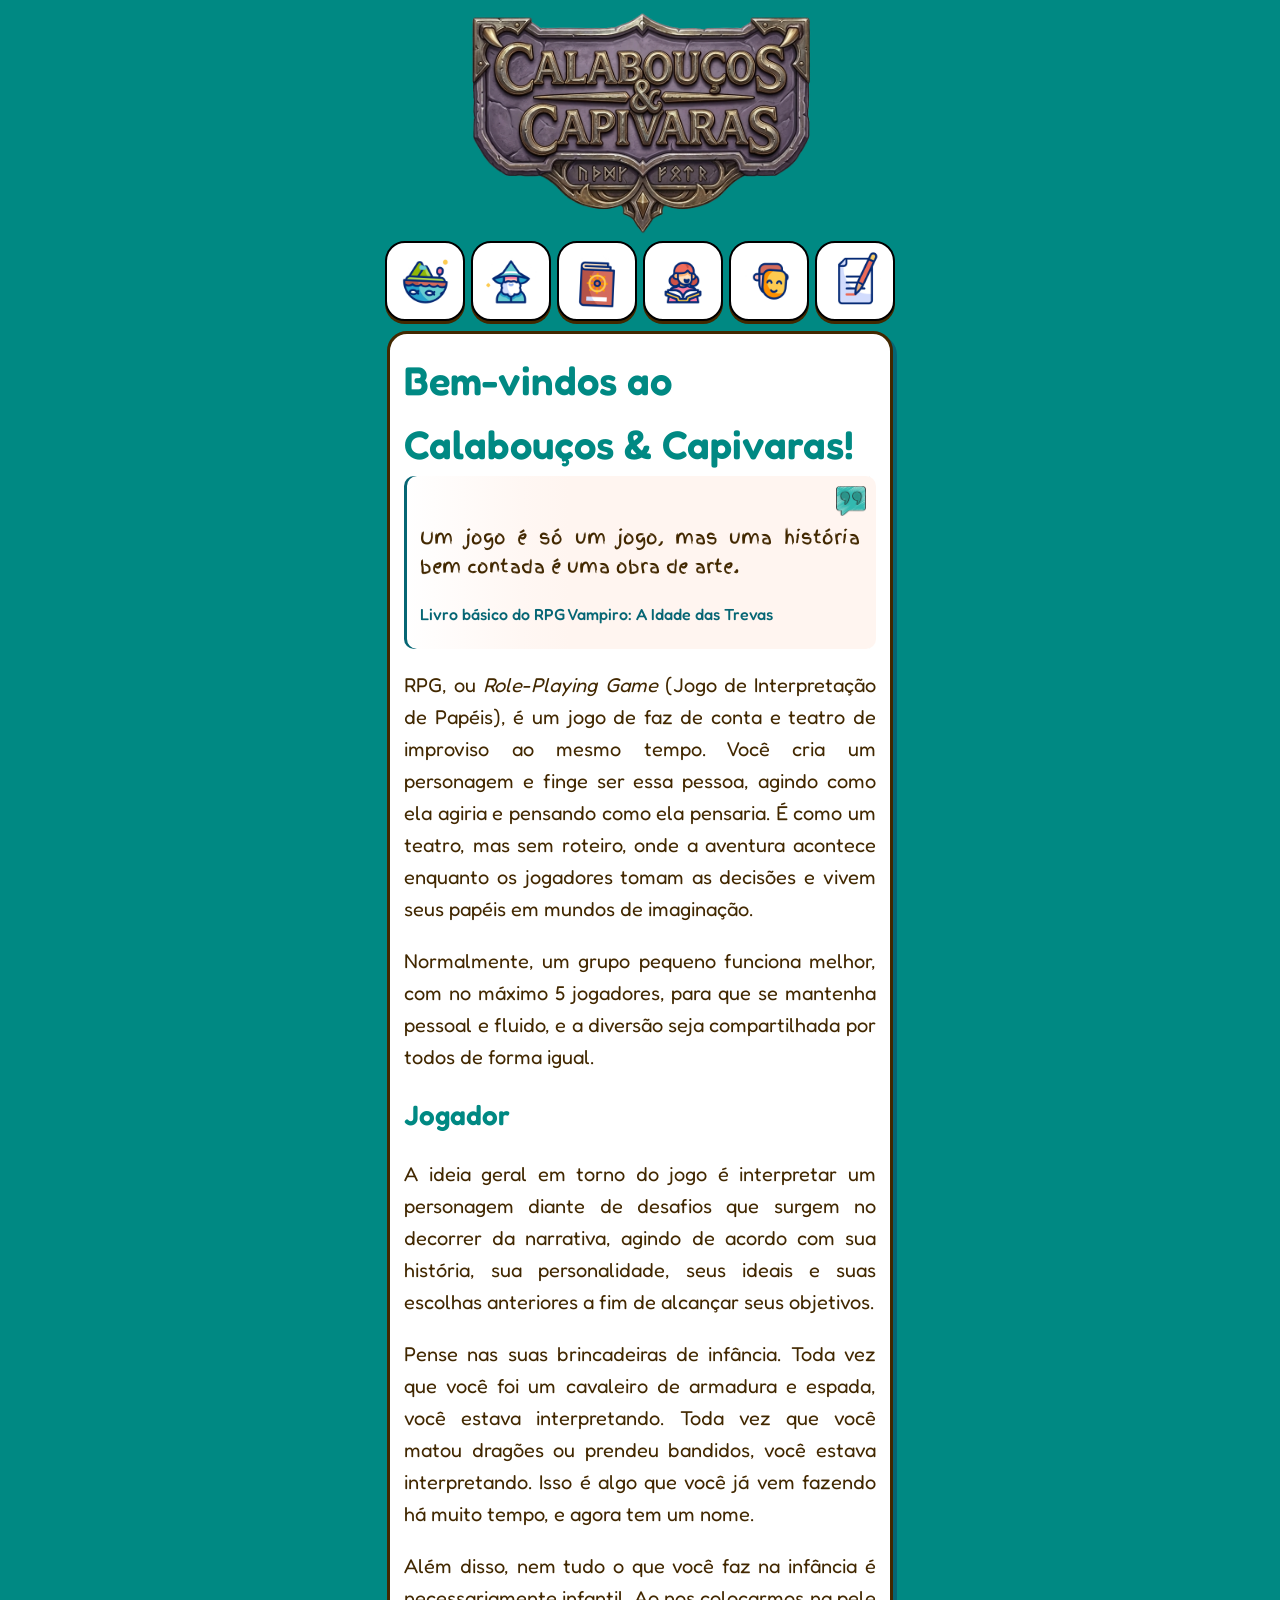
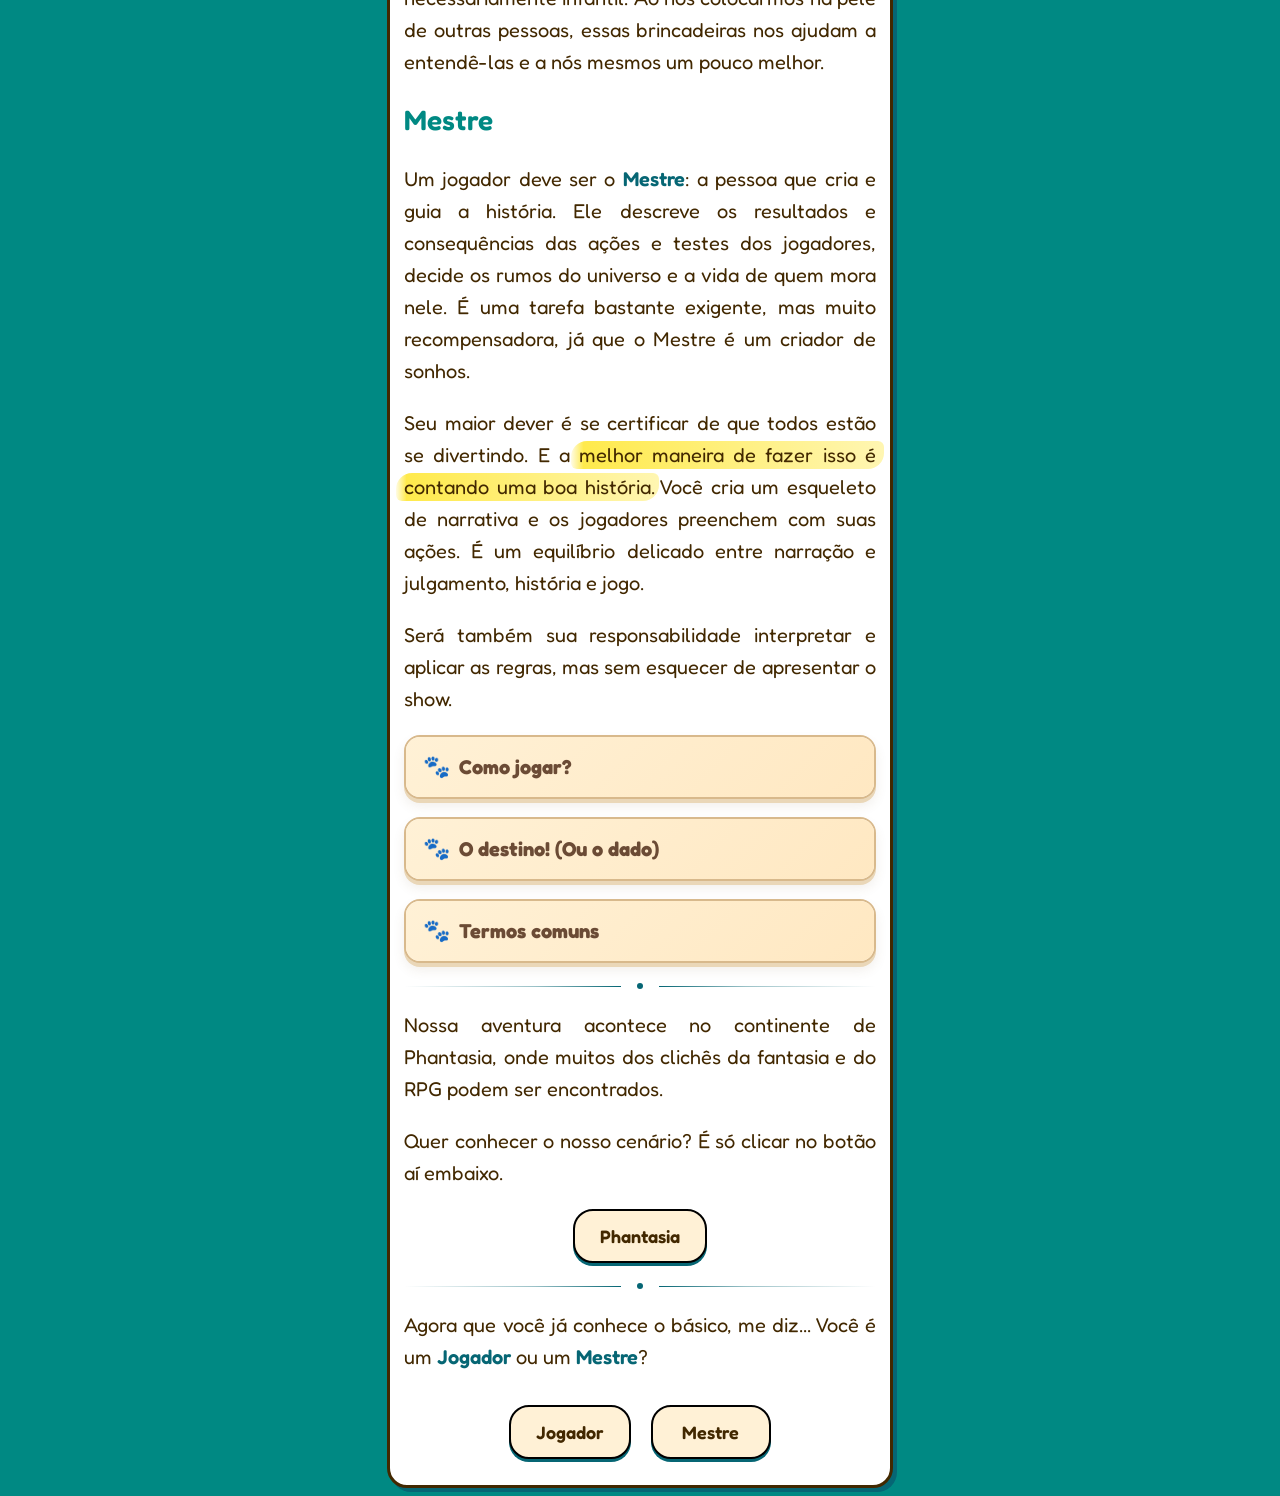
<file: index.htm>
<html>
    <head>
        <title>Capivaras & Calabouços</title>
        <link rel="icon" type="image/x-icon" href="./favicon.ico">
        <link rel="stylesheet" href="./recursos/estilos/pagina.css">
        <link rel="stylesheet" href="./recursos/estilos/texto.css">
        <link rel="stylesheet" href="./recursos/estilos/topico.css">
        <link rel="stylesheet" href="./recursos/estilos/menu_overlay.css">
        <link rel="stylesheet" href="./recursos/estilos/imagens.css">
        <meta name="viewport" content="width=device-width, initial-scale=1.0">
    </head>

    <body>
        <script src="./recursos/scripts/menu_overlay.js"></script>
        <script src="./recursos/scripts/topo.js"></script>

        <div class="logo">
            <img src="./recursos/imagens/logo.png">
        </div>

        <div id="navJogador" class="overlay">
            <a href="javascript:void(0)" class="closebtn" onclick="fechaJogador()">X</a>
            <div class="overlay-content">
                <a href="./jogador/jogador_index.htm">Olá, Jogador!</a>
                <a href="./jogador/jogador_criando.htm">Criando e Ficha</a>
                <a href="./jogador/jogador_especies.htm">Espécies</a>
                <a href="./jogador/jogador_classes.htm">Classes</a>
                <a href="./jogador/jogador_caracteristicas.htm">Características</a>
                <a href="./jogador/jogador_vantagens.htm">Vantagens</a>
                <a href="./jogador/jogador_desvantagens.htm">Desvantagens</a>
                <a href="./jogador/jogador_habilidades.htm">Habilidades</a>
                <a href="./jogador/jogador_grimorio.htm">Grimório</a>
            </div>
        </div>

        <div id="navMestre" class="overlay">
            <a href="javascript:void(0)" class="closebtn" onclick="fechaMestre()">X</a>
            <div class="overlay-content">
                <a href="./mestre/mestre_index.htm">Olá, Mestre!</a>
                <a href="./mestre/mestre_conceitos.htm">Conceitos</a>
                <a href="./mestre/mestre_preparacao.htm">Preparação</a>
                <a href="./mestre/mestre_acordo.htm">Acordo social</a>
                <a href="./mestre/mestre_mestrando.htm">Mestrando</a>
                <a href="./mestre/mestre_bestiario.htm">Bestiário</a>
                <a href="./mestre/mestre_ganchos.htm">Ganchos</a>
            </div>
        </div>

        <div id="navCenario" class="overlay">
            <a href="javascript:void(0)" class="closebtn" onclick="fechaCenario()">X</a>
            <div class="overlay-content">
                <a href="./cenario/cenario_phantasia.htm">Breve história</a>
                <a href="./cenario/cenario_locais.htm">Locais importantes</a>
                <a href="./cenario/cenario_pessoas.htm">Pessoas notáveis</a>
                <a href="./cenario/cenario_grupos.htm">Grupos influentes</a>
                <a href="./cenario/cenario_mapa.htm">Mapa de Phantasia</a>
            </div>
        </div>

        <div id="navRegras" class="overlay">
            <a href="javascript:void(0)" class="closebtn" onclick="fechaRegras()">X</a>
            <div class="overlay-content">
                <a href="./regras/regras_gerais.htm">Regras gerais</a>
                <a href="./regras/regras_combate.htm">Combate</a>
                <a href="./regras/regras_magia.htm">Magia</a>
            </div>
        </div>
        
        <div id="navInterpretando" class="overlay">
            <a href="javascript:void(0)" class="closebtn" onclick="fechaInterpretando()">X</a>
            <div class="overlay-content">
                <a href="./interpretando/interpretando_index.htm">Interpretando</a>
                <a href="./interpretando/interpretando_arquetipos.htm">Arquétipos</a>
                <a href="./interpretando/interpretando_ficha.htm">Ficha de Personagem</a>
            </div>
        </div>
                
        <div class="menuBarra">
            <button class="botaoIcone" role="button" onclick="abreCenario()" title="Cenário">
                <img src="./recursos/imagens/icones/icone_cenario.gif" class="icone-menu">
            </button>

            <button class="botaoIcone" role="button" onclick="abreJogador()" title="Jogador">
                <img src="./recursos/imagens/icones/icone_jogador.gif" class="icone-menu">
            </button>

            <button class="botaoIcone" role="button" onclick="abreRegras()" title="Regras">
                    <img src="./recursos/imagens/icones/icone_regras.gif" class="icone-menu">
            </button>

            <button class="botaoIcone" role="button" onclick="abreMestre()" title="Mestre">
                <img src="./recursos/imagens/icones/icone_mestre.gif" class="icone-menu">
            </button>

            <button class="botaoIcone" role="button" onclick="abreInterpretando()" title="Interpretando">
                <img src="./recursos/imagens/icones/icone_interpretando.gif" class="icone-menu">
            </button>
            
            <a href="./recursos/ficha-rpg-cne.pdf">
                <button class="botaoIcone" role="button" title="Ficha">
                    <img src="./recursos/imagens/icones/icone_ficha.gif" class="icone-menu">
                </button>
            </a>
        </div>

        <div id="conteudoPrincipal" class="conteudoPrincipal">

            <div class="blocoConteudo">

                <span class="titulo">Bem-vindos ao Calabouços & Capivaras!</span>

                <div class="citacao">
                    <p><span class="citacaoTexto">Um jogo é só um jogo, mas uma história bem contada é uma obra de arte.</span></p>
                    <p><span class="citacaoNome">Livro básico do RPG Vampiro: A Idade das Trevas</span></p>
                </div>

                <p>
                    RPG, ou <span class="textoItalico">Role-Playing Game</span>
                    (Jogo de Interpretação de Papéis), é um jogo de faz de conta e teatro de improviso ao mesmo tempo.
                    Você cria um personagem e finge ser essa pessoa, agindo como ela
                    agiria e pensando como ela pensaria. É como um teatro, mas sem
                    roteiro, onde a aventura acontece enquanto os jogadores tomam as
                    decisões e vivem seus papéis em mundos de imaginação.
                </p>

                <p>
                    Normalmente, um grupo pequeno funciona melhor, com no máximo 5 jogadores, para que se mantenha pessoal e 
                    fluido, e a diversão seja compartilhada por todos de forma igual.
                </p>

                <span class="subtitulo-principal">Jogador</span>

                <p>
                    A ideia geral em torno do jogo é interpretar um personagem diante
                    de desafios que surgem no decorrer da narrativa, agindo de acordo
                    com sua história, sua personalidade, seus ideais e suas escolhas
                    anteriores a fim de alcançar seus objetivos.
                </p>

                <p>
                    Pense nas suas brincadeiras de infância. Toda vez que você foi um cavaleiro de armadura e espada, você estava 
                    interpretando. Toda vez que você matou dragões ou prendeu bandidos, você estava interpretando. Isso é algo que 
                    você já vem fazendo há muito tempo, e agora tem um nome.
                </p>

                <p>
                    Além disso, nem tudo o que você faz na infância é necessariamente infantil. Ao nos colocarmos na pele de outras 
                    pessoas, essas brincadeiras nos ajudam a entendê-las e a nós mesmos um pouco melhor.
                </p>

                <span class="subtitulo-principal">Mestre</span>

                <p>
                    Um jogador deve ser o <span class="textoNegrito">Mestre</span>: a pessoa que cria e guia a história. Ele descreve os 
                    resultados e consequências das ações e testes dos jogadores, decide os rumos do universo e a vida de quem mora nele. 
                    É uma tarefa bastante exigente, mas muito recompensadora, já que o Mestre é um criador de sonhos.
                </p>

                <p>
                    Seu maior dever é se certificar de que todos estão se divertindo. E a <span class="marca-texto">melhor maneira de 
                    fazer isso é contando uma boa história</span>. Você cria um esqueleto de narrativa e os jogadores preenchem com suas 
                    ações. É um equilíbrio delicado entre narração e julgamento, história e jogo.
                </p>

                <p>
                    Será também sua responsabilidade interpretar e aplicar as regras, mas sem esquecer de apresentar o show.
                </p>

                <!-- COMO JOGAR -->

                <details class="topico">
                    <summary class="subtitulo">Como jogar?</summary>

                    <p>
                        Para jogar <mark class="marca-texto">você precisa apenas conhecer as regras básicas,
                        lápis, borracha, um dado de seis lados e um grupo de amigos
                        corajosos!</mark> Cada jogador vai ter uma
                        <span class="textoNegrito">Ficha de Personagem</span>,
                        mostrando quem é o herói que ele vai ser.
                    </p>

                    <p>
                        Também é necessário um
                        <span class="textoNegrito">Mestre</span>, a pessoa que vai
                        contar a história. Ele é um narrador onisciente e onipotente
                        que narra aos outros jogadores o cenário e contexto em que
                        se encontram, seja por meio de descrições dos locais e
                        situações vivenciados, seja por meio de diálogos com
                        personagens.
                    </p>

                    <p>
                        Cada personagem tem sua própria história e habilidades
                        particulares, sendo tarefa do Mestre apresentar desafios
                        e dilemas que sirvam de motivação para que o grupo se reúna
                        em um prol de um objetivo comum; não que isso impeça um dos
                        seus companheiros esconder suas reais intenções...
                    </p>

                    <p>
                        Mestre e jogadores seguem regras pré-definidas pelos manuais
                        de cada sistema e cenário. No entanto, o narrador tem
                        liberdade para mudar as regras que lhe convierem (tendo,
                        é claro, o senso crítico como juiz dessas mudanças: afinal,
                        todos querem e <mark class="marca-texto">devem se divertir</mark>).
                    </p>
                </details>

                <!-- O DESTINO -->

                <details class="topico">
                    <summary class="subtitulo">O destino! (Ou o dado)</summary>

                    <p>
                        O que protege os jogadores de RPG da arbitrariedade do Mestre
                        é a aleatoriedade dos dados, que podem ser tanto uma benção
                        quanto uma maldição. Cada sistema tem suas peculiaridades no
                        que diz respeito à utilização de dados:
                        <span class="textoItalico">Dungeons & Dragons</span>,
                        por exemplo, faz uso de um conjunto de sete tipos diferentes
                        de dados, sendo o mais famoso dentre eles o mítico d20,
                        de vinte lados.
                    </p>

                    <p>
                        É a rolagem de dados que dita o resultado dos confrontos em
                        batalha, o desenrolar das ações dos personagens e outras
                        causalidades do mundo. Suas intenções podem ter sido as
                        melhores com a ação desejada, mas o desfecho pode ser
                        catastrófico. Nem mesmo o Mestre, que planeja as possíveis
                        consequências das ações dos jogadores, consegue prever o que
                        vai acontecer em seguida.
                    </p>
                </details>

                <!-- TERMOS COMUNS -->

                <details class="topico">
                    <summary class="subtitulo">Termos comuns</summary>

                    <p>
                        A seguir vamos conhecer alguns dos termos mais comuns no RPG.
                    </p>

                    <div class="tabela">
                        <table>
                            <tr>
                                <th>Aventura</th>
                                <th>Campanha</th>
                            </tr>
                            <tr>
                                <td>É um arco da história.</td>
                                <td>O conjunto das aventuras.</td>
                            </tr>

                            <tr>
                                <th>Cena</th>
                                <th>Cenário</th>
                            </tr>
                            <tr>
                                <td>
                                    Sequência de ações reunidas e ambientadas em um mesmo
                                    local em uma mesma linha de tempo. No geral, a passagem 
                                    de tempo ou a mudança de cenário encerram uma cena.
                                </td>
                                <td>O mundo onde a história acontece.</td>
                            </tr>

                            <tr>
                                <th>Crítico</th>
                                <th>d6</th>
                            </tr>
                            <tr>
                                <td>
                                    O número mínimo ou máximo do dado. Pode definir
                                    um acerto ou erro automático.
                                </td>
                                <td>Um dado de seis lados.</td>
                            </tr>

                            <tr>
                                <th>Encontro</th>
                                <th>Grupo</th>
                            </tr>
                            <tr>
                                <td>
                                    O momento em que os personagens encontram NPCs
                                    ou inimigos para interagir. Se for uma batalha,
                                    por exemplo, rola iniciativa.
                                </td>
                                <td>O grupo de aventureiros dos jogadores.</td>
                            </tr>

                            <tr>
                                <th>Iniciativa</th>
                                <th>Mecânica</th>
                            </tr>
                            <tr>
                                <td>A ordem dos turnos de combate.</td>
                                <td>
                                    É uma regra ou conjunto de regras ou instruções
                                    que governa determinada ação e define como o
                                    mundo reage à ela. Por exemplo: rolar um dado
                                    para um teste em uma ação.
                                </td>
                            </tr>

                            <tr>
                                <th>Meta</th>
                                <th>Modificador</th>
                            </tr>
                            <tr>
                                <td>
                                    Ou metajogo, sair do personagem ou usar
                                    informações que ele não teria como saber.
                                </td>
                                <td>
                                    Um número adicionado ou subtraído de uma rolagem de
                                    dado com base em uma habilidade específica ou outro atributo.
                                </td>
                            </tr>

                            <tr>
                                <th>NPC</th>
                                <th>
                                    <span class="textoItalico">Roleplay</span>
                                </th>
                            </tr>
                            <tr>
                                <td>
                                    Os personagens controlados pelo mestre,
                                    os <span class="textoItalico">Non-Playable Characters</span>.
                                </td>
                                <td>Interpretar o personagem.</td>
                            </tr>

                            <tr>
                                <th>Rolagem</th>
                                <th>Sessão</th>
                            </tr>
                            <tr>
                                <td>O ato de rolar os dados e o resultado disso.</td>
                                <td>
                                    A reunião para jogar em determinado dia e horário.
                                </td>
                            </tr>

                            <tr>
                                <th>Sistema</th>
                                <th>Teste</th>
                            </tr>
                            <tr>
                                <td>O conjunto de regras que o grupo usa.</td>
                                <td>
                                    Uma mecânica onde o dado determina o resultado
                                    de uma ação.
                                </td>
                            </tr>

                            <tr>
                                <th>Turno</th>
                                <th>Vantagem\Desvantagem</th>
                            </tr>
                            <tr>
                                <td>
                                    O tempo que o personagem ou NPC tem para agir
                                    em um encontro.
                                </td>
                                <td>
                                    Modificadores que deixam testes mais fáceis
                                    ou mais difíceis respectivamente.
                                </td>
                            </tr>
                        </table>
                    </div>

                </details>

                <!-- SEPARADOR -->

                <div class="divider-container" role="separator">
                    <div class="divider-line left"></div>
                    <div class="divider-icon"></div>
                    <div class="divider-line right"></div>
                </div>

                <p>
                    Nossa aventura acontece no continente de Phantasia, 
                    onde muitos dos clichês da fantasia e do RPG 
                    podem ser encontrados.
                </p>
                <p>
                    Quer conhecer o nosso cenário? É só clicar 
                    no botão aí embaixo.
                </p>
                <div class="blocoBotaoHome">
                    <a href="./cenario/cenario_phantasia.htm">
                        <button class="botaoFofinho" role="button">Phantasia</button>
                    </a>
                </div>

                <!-- SEPARADOR -->

                <div class="divider-container" role="separator">
                    <div class="divider-line left"></div>
                    <div class="divider-icon"></div>
                    <div class="divider-line right"></div>
                </div>

                <p>
                    Agora que você já conhece o básico, me diz...
                    Você é um <span class="textoNegrito">Jogador</span>
                    ou um <span class="textoNegrito">Mestre</span>?
                </p>

            </div>

            <!-- BOTÕES -->

            <div class="blocoBotaoHome">
                <a href="./jogador/jogador_index.htm">
                    <button class="botaoFofinho" role="button">Jogador</button>
                </a>

                <a href="./mestre/mestre_index.htm">
                    <button class="botaoFofinho" role="button">Mestre</button>
                </a>
            </div>

        </div>

        <button id="voltarTopo" aria-label="Voltar ao topo" title="Voltar ao topo">↑</button>
    </body>
</html>
</file>
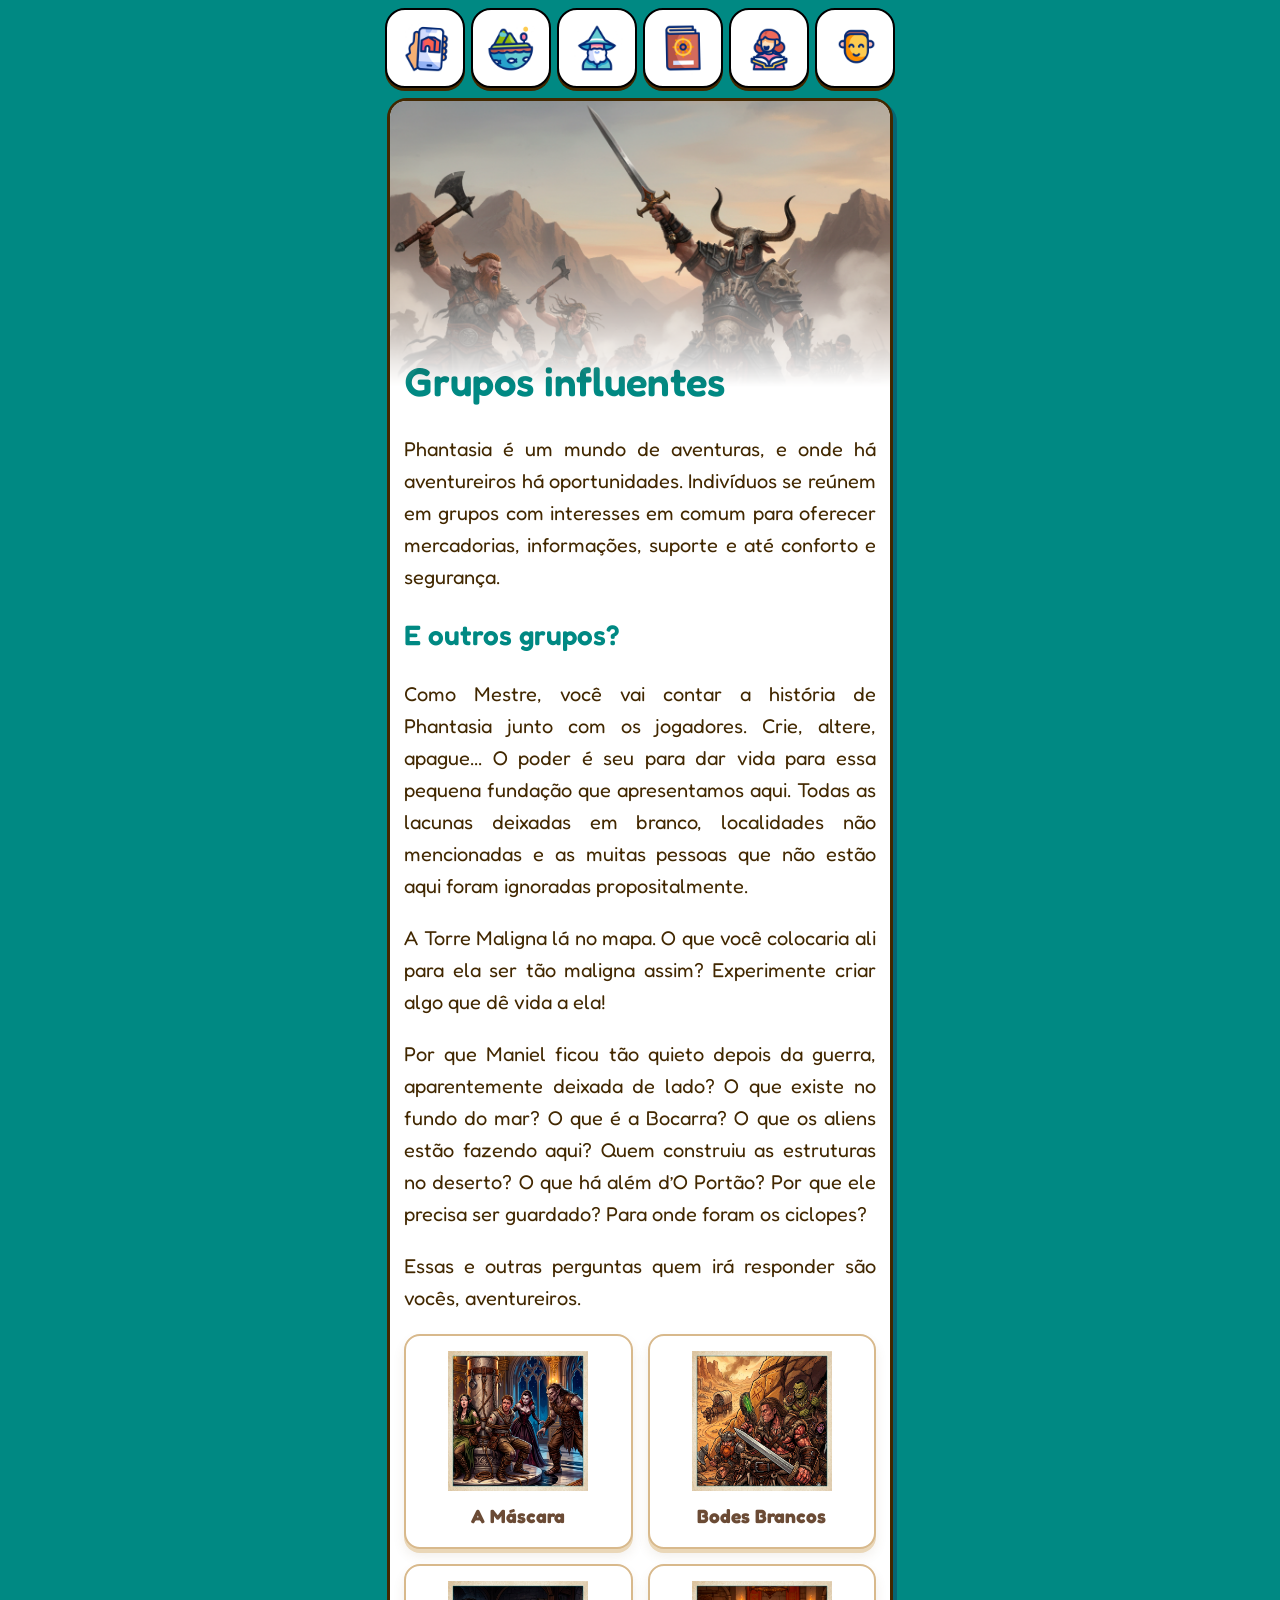
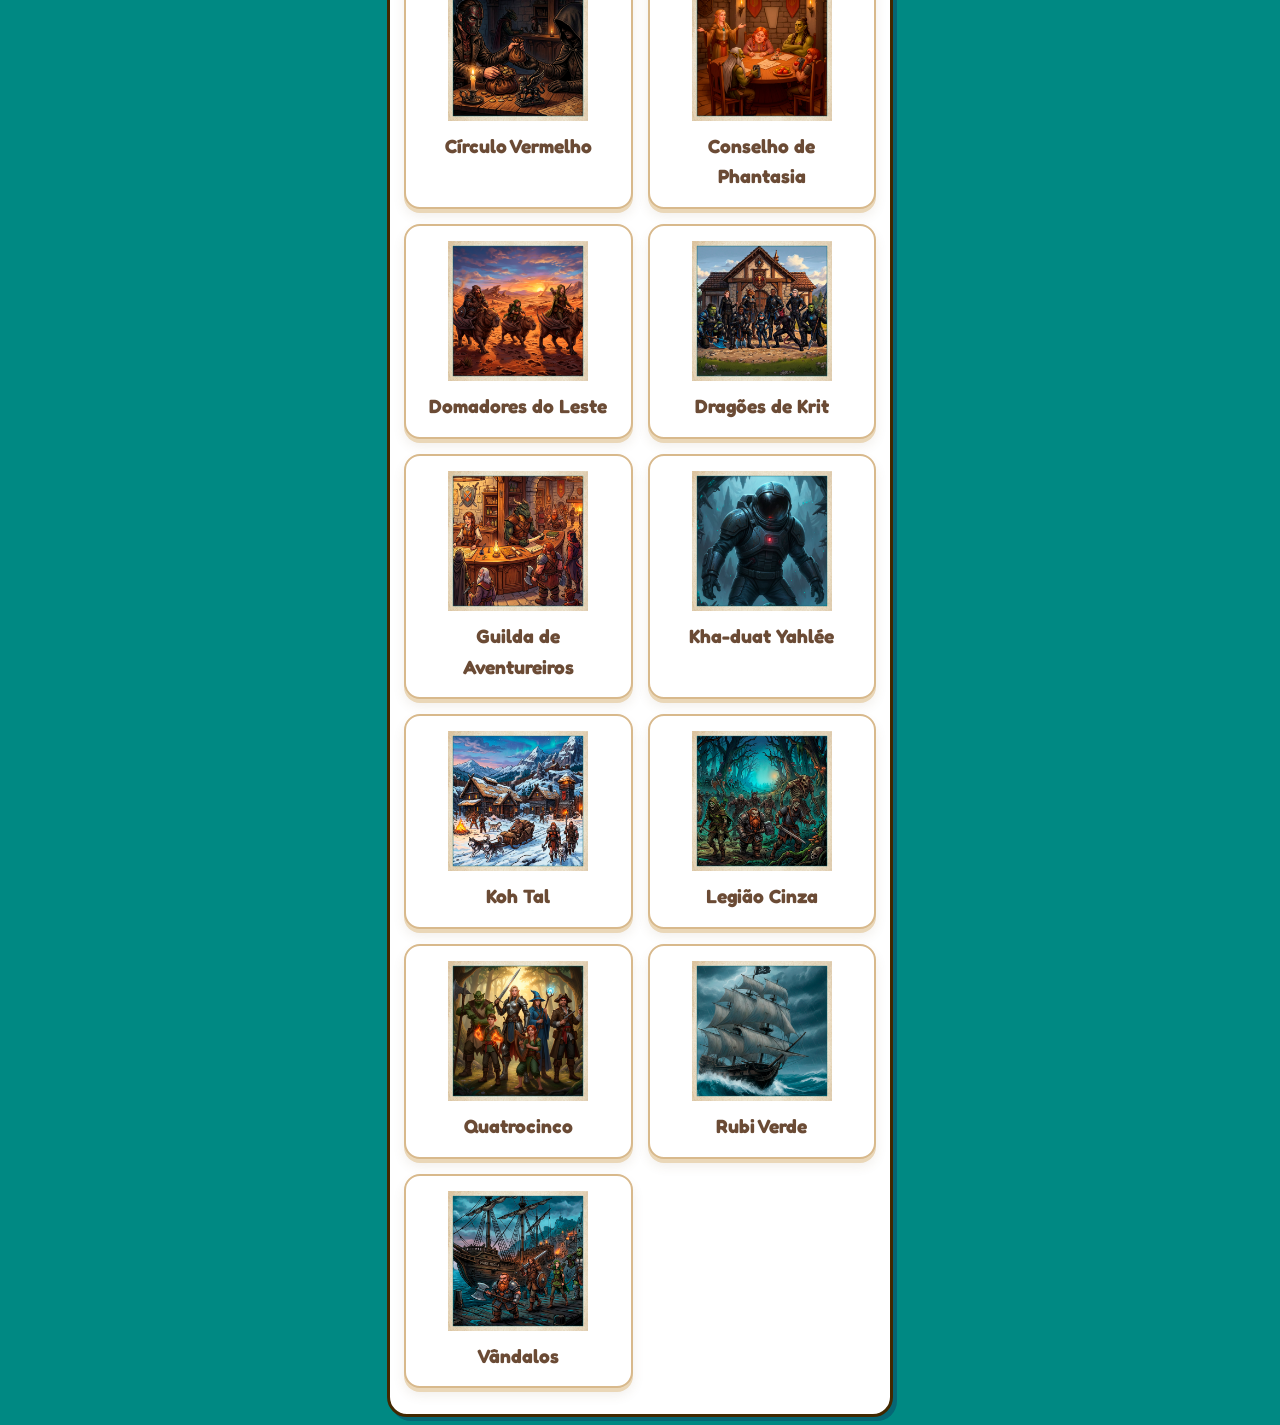
<file: cenario/cenario_grupos.htm>
<html lang="pt-BR">
    <head>
        <title>Capivaras & Calabouços - Grupos Influentes</title>
        <link rel="icon" type="image/x-icon" href="../favicon.ico">
        <link rel="stylesheet" href="../recursos/estilos/pagina.css">
        <link rel="stylesheet" href="../recursos/estilos/texto.css">
        <link rel="stylesheet" href="../recursos/estilos/topico.css">
        <link rel="stylesheet" href="../recursos/estilos/menu_overlay.css">
        <link rel="stylesheet" href="../recursos/estilos/imagens.css">
        <link rel="stylesheet" href="../recursos/estilos/personagens.css">
        <meta name="viewport" content="width=device-width, initial-scale=1.0">
    </head>

    <body>
        <script src="../recursos/scripts/menu_overlay.js"></script>
        <script src="../recursos/scripts/topo.js"></script>

        <div id="navJogador" class="overlay">
            <a href="javascript:void(0)" class="closebtn" onclick="fechaJogador()">X</a>
            <div class="overlay-content">
                <a href="../jogador/jogador_index.htm">Olá, Jogador!</a>
                <a href="../jogador/jogador_criando.htm">Criando e Ficha</a>
                <a href="../jogador/jogador_especies.htm">Espécies</a>
                <a href="../jogador/jogador_classes.htm">Classes</a>
                <a href="../jogador/jogador_caracteristicas.htm">Características</a>
                <a href="../jogador/jogador_vantagens.htm">Vantagens</a>
                <a href="../jogador/jogador_desvantagens.htm">Desvantagens</a>
                <a href="../jogador/jogador_habilidades.htm">Habilidades</a>
                <a href="../jogador/jogador_grimorio.htm">Grimório</a>
            </div>
        </div>

        <div id="navMestre" class="overlay">
            <a href="javascript:void(0)" class="closebtn" onclick="fechaMestre()">X</a>
            <div class="overlay-content">
                <a href="../mestre/mestre_index.htm">Olá, Mestre!</a>
                <a href="../mestre/mestre_conceitos.htm">Conceitos</a>
                <a href="../mestre/mestre_preparacao.htm">Preparação</a>
                <a href="../mestre/mestre_acordo.htm">Acordo social</a>
                <a href="../mestre/mestre_mestrando.htm">Mestrando</a>
                <a href="../mestre/mestre_bestiario.htm">Bestiário</a>
                <a href="../mestre/mestre_ganchos.htm">Ganchos</a>
            </div>
        </div>

        <div id="navCenario" class="overlay">
            <a href="javascript:void(0)" class="closebtn" onclick="fechaCenario()">X</a>
            <div class="overlay-content">
                <a href="./cenario_phantasia.htm">Breve história</a>
                <a href="./cenario_locais.htm">Locais importantes</a>
                <a href="./cenario_pessoas.htm">Pessoas notáveis</a>
                <a href="./cenario_grupos.htm">Grupos influentes</a>
                <a href="./cenario_mapa.htm">Mapa de Phantasia</a>
            </div>
        </div>
        
        <div id="navRegras" class="overlay">
            <a href="javascript:void(0)" class="closebtn" onclick="fechaRegras()">X</a>
            <div class="overlay-content">
                <a href="../regras/regras_gerais.htm">Regras gerais</a>
                <a href="../regras/regras_combate.htm">Combate</a>
                <a href="../regras/regras_magia.htm">Magia</a>
            </div>
        </div>

        <div id="navInterpretando" class="overlay">
            <a href="javascript:void(0)" class="closebtn" onclick="fechaInterpretando()">X</a>
            <div class="overlay-content">
                <a href="../interpretando/interpretando_index.htm">Interpretando</a>
                <a href="../interpretando/interpretando_arquetipos.htm">Arquétipos</a>
                <a href="../interpretando/interpretando_ficha.htm">Ficha de Personagem</a>
            </div>
        </div>
        
        <div class="menuBarra">
            <a href="../index.htm">
                <button class="botaoIcone" role="button" title="Início">
                    <img src="../recursos/imagens/icones/icone_inicio.gif" class="icone-menu">
                </button>
            </a>

            <button class="botaoIcone" role="button" onclick="abreCenario()" title="Cenário">
                <img src="../recursos/imagens/icones/icone_cenario.gif" class="icone-menu">
            </button>

            <button class="botaoIcone" role="button" onclick="abreJogador()" title="Jogador">
                <img src="../recursos/imagens/icones/icone_jogador.gif" class="icone-menu">
            </button>

            <button class="botaoIcone" role="button" title="Regras" onclick="abreRegras()">
                <img src="../recursos/imagens/icones/icone_regras.gif" class="icone-menu">
            </button>

            <button class="botaoIcone" role="button" onclick="abreMestre()" title="Mestre">
                <img src="../recursos/imagens/icones/icone_mestre.gif" class="icone-menu">
            </button>

            <button class="botaoIcone" role="button" onclick="abreInterpretando()" title="Interpretando">
                <img src="../recursos/imagens/icones/icone_interpretando.gif" class="icone-menu">
            </button>
        </div>

        <div id="conteudoPrincipal" class="conteudoPrincipal">
            <img src="../recursos/imagens/cabecalhos/cabecalho_grupos.png" class="imagem-cabecalho">
            <div class="blocoConteudo">
                <span class="titulo">Grupos influentes</span>

                <p>
                    Phantasia é um mundo de aventuras, e onde há aventureiros há oportunidades. Indivíduos se reúnem em grupos com interesses 
                    em comum para oferecer mercadorias, informações, suporte e até conforto e segurança.
                </p>

                <span class="subtitulo-principal">E outros grupos?</span>
                <p>
                    Como Mestre, você vai contar a história de Phantasia junto com os jogadores. Crie, altere, apague... O poder é seu para dar vida 
                    para essa pequena fundação que apresentamos aqui. Todas as lacunas deixadas em branco, localidades não mencionadas e as muitas 
                    pessoas que não estão aqui foram ignoradas propositalmente.
                </p>
                <p>
                    A Torre Maligna lá no mapa. O que você colocaria ali para ela ser tão maligna assim? Experimente criar algo que dê vida a ela!
                </p>
                <p>
                    Por que Maniel ficou tão quieto depois da guerra, aparentemente deixada de lado? O que existe no fundo do mar? O que é a 
                    Bocarra? O que os aliens estão fazendo aqui? Quem construiu as estruturas no deserto? O que há além d’O Portão? Por que ele 
                    precisa ser guardado? Para onde foram os ciclopes?
                </p>
                <p>
                    Essas e outras perguntas quem irá responder são vocês, aventureiros.
                </p>

                <div class="blocoPersonagens">

                    <details class="topico-personagem">
                        <summary class="subtitulo">
                            <img src="../recursos/imagens/grupos/mascara.png" class="iconeImagem">
                            <span>A Máscara</span>
                        </summary>
                        <p>
                            A Máscara não é exatamente uma organização, mas um pacto silencioso que une os vampiros de Phantasia sob uma única e rigorosa 
                            regra: permanecer ocultos. Mais do que um simples acordo, trata-se de uma tradição antiga, mantida com disciplina quase absoluta 
                            ao longo das eras, garantindo que sua existência permaneça envolta em dúvida, superstição e descrença.
                        </p>
                        <p>
                            Sob a proteção da Máscara, vampiros transitam entre mortais disfarçados, infiltrados em diferentes camadas da sociedade.
                        </p>
                        <p>
                            Quebrar a Máscara é considerado um dos maiores crimes entre eles, e as consequências são rápidas, severas e quase sempre fatais. 
                            Não se sabe ao certo quem garante o cumprimento desse pacto, mas há rumores de figuras antigas, talvez mais velhas que o próprio 
                            Reinado, que observam e intervêm quando necessário.
                        </p>
                        <p>
                            Para o povo de Phantasia, vampiros são apenas histórias sussurradas à noite; mas para aqueles poucos que conhecem a verdade, 
                            a Máscara é um lembrete inquietante de que há uma sociedade inteira vivendo nas sombras, vigilante e perigosamente próxima.
                        </p>
                        <button type="button" class="fechar-topico">Fechar tópico</button>
                    </details>

                    <details class="topico-personagem">
                        <summary class="subtitulo">
                            <img src="../recursos/imagens/grupos/bodes_brancos.png" class="iconeImagem">
                            <span>Bodes Brancos</span>
                        </summary>
                        <p>
                            O Bodes Brancos é considerado o grupo de saqueadores mais brutal das Terras Ruins (com certeza é o mais temido), uma força caótica 
                            que se alimenta da violência e da desolação que define a região. Eles atacam sem aviso, pilhando caravanas, assentamentos isolados e até 
                            outros bandos com ferocidade. Sua reputação é tão temida que muitos viajantes preferem enfrentar monstros e terrenos traiçoeiros do que 
                            cruzar território onde os Bodes Brancos foram avistados recentemente.
                        </p>
                        <p>
                            Apesar de sua natureza aparentemente selvagem, há indícios de uma organização interna mais complexa do que se imagina. Alguns relatos 
                            falam de um líder que não apenas comanda pela força, mas por uma espécie de devoção fanática. Ele é
                            Garrik Ghan, O Colecionador.
                        </p>
                        <p>
                            Nas Terras Ruins, onde a sobrevivência já é um desafio constante, os Bodes Brancos são um sinal de que à margem do mundo civilizado 
                            o maior perigo não vem das feras do deserto, mas do que a humanidade se torna.
                        </p>
                        <button type="button" class="fechar-topico">Fechar tópico</button>
                    </details>

                    <details class="topico-personagem">
                        <summary class="subtitulo">
                            <img src="../recursos/imagens/grupos/circulo_vermelho.png" class="iconeImagem">
                            <span>Círculo Vermelho</span>
                        </summary>
                        <p>
                            O Círculo Vermelho é uma rede difusa e quase invisível de ladrões que opera nas sombras de Phantasia, sem uma estrutura tradicional 
                            ou liderança central clara. Seus membros raramente se conhecem ou trabalham juntos diretamente, o que torna o grupo difícil de 
                            rastrear e ainda mais difícil de desmantelar.
                        </p>
                        <p>
                            Tudo gira em torno das chamadas “Chaves”, intermediários misteriosos 
                            que conectam contratantes a executores, organizando roubos, infiltrações e outros serviços ilícitos com precisão quase impecável. 
                            Cada operação é isolada, garantindo que, caso algo dê errado, o impacto não se espalhe pela organização como um todo.
                        </p>
                        <p>
                            Essa fragmentação, porém, não significa desordem. Pelo contrário, o Círculo Vermelho segue regras tácitas rígidas, e quebrá-las 
                            pode resultar em consequências rápidas e severas. Há rumores de que as próprias Chaves respondem a uma autoridade ainda mais oculta, 
                            um conselho que mantém o equilíbrio interno. Para o mundo exterior, o Círculo é um mito perigoso; para quem sabe como encontrá-lo, 
                            é uma ferramenta poderosa, onde ouro compra silêncio, habilidade e resultados.
                        </p>
                        <button type="button" class="fechar-topico">Fechar tópico</button>
                    </details>

                    <details class="topico-personagem">
                        <summary class="subtitulo">
                            <img src="../recursos/imagens/grupos/grupos_conselho.png" class="iconeImagem">
                            <span>Conselho de Phantasia</span>
                        </summary>
                        <p>
                            O Conselho de Phantasia é o principal enclave político do continente, sendo órgão político, legislativo e judiciário 
                            do Reinado e reunindo representantes das diferentes espécies para 
                            garantir justiça, equidade e cooperação nas relações entre os povos e na criação das leis que regem Phantasia.
                        </p>
                        <p>
                            Cada governo de espécie escolhe internamente seu representante e o envia para uma embaixada no Reino dos Sábios. Ali, os 
                            conselheiros trabalham em conjunto com os representantes do Rei, debatendo tratados, conflitos territoriais, direitos das 
                            espécies e questões que possam afetar o equilíbrio de todo o continente.
                        </p>
                        <p>
                            Atualmente, o Conselho é composto por <span class="textoNegrito">Alura</span>, representante dos humanos; 
                            <span class="textoNegrito">Carólin</span>, dos elfos; 
                            <span class="textoNegrito">Julian</span>, dos goblins; <span class="textoNegrito">Elisa</span>, dos hobbits; 
                            <span class="textoNegrito">Isis</span>, das fadas; <span class="textoNegrito">Safira</span>, 
                            dos orcs; e <span class="textoNegrito">Túrin</span>, dos anões, além da <span class="textoNegrito">rainha Jak'Ln</span>, 
                            que participa como autoridade máxima do Reino dos Sábios.
                        </p>
                        <p>
                            Embora não possuam uma cadeira permanente, os chamados <span class="textoNegrito">Povos Livres Miscigenados</span> também podem ser ouvidos pelo Conselho. 
                            Esporadicamente, <span class="textoNegrito">Gëra</span> fala em nome dos Vândalos, enquanto <span class="textoNegrito">Jonatas</span> representa os Piratas. 
                            Suas presenças costumam trazer perspectivas diferentes e, não raramente, discussões acaloradas para uma instituição acostumada 
                            às formalidades diplomáticas. 
                        </p>
                        <p>
                            Mais do que um espaço de decisões políticas, o Conselho simboliza a tentativa de manter Phantasia unida apesar das diferenças 
                            entre seus povos. Nem todos concordam, mas todos têm uma cadeira à mesa.
                        </p>
                        <p>
                            Suas decisões moldam leis, tratados e ações que afetam desde grandes cidades até as regiões mais remotas, funcionando 
                            como um espaço de diplomacia.
                        </p>
                        <p>
                            Embora possua considerável autonomia, o Conselho atua sob a presença direta da coroa, sendo os próprios rei e rainha figuras ativas 
                            em suas deliberações.
                        </p>
                        <button type="button" class="fechar-topico">Fechar tópico</button>
                    </details>

                    <details class="topico-personagem">
                        <summary class="subtitulo">
                            <img src="../recursos/imagens/grupos/domadores_leste.png" class="iconeImagem">
                            <span>Domadores do Leste</span>
                        </summary>
                        <p>
                            No vasto deserto de Phantasia vivem os Domadores, um grupo singular de estudiosos que desenvolveu uma relação profunda e 
                            incomum com a fauna local. Mais do que caçadores ou pastores, eles se dedicam a compreender as criaturas do deserto em seus 
                            mínimos detalhes, estudando seus hábitos, instintos e até suas respostas à magia. Com o tempo, esse conhecimento evoluiu 
                            para algo maior: a capacidade de não apenas coexistir com essas criaturas, mas de influenciá-las, guiá-las e, em certos casos, 
                            submetê-las à sua vontade.
                        </p>
                        <p>
                            Criaturas gigantescas e perigosas tornam-se montarias, guardiões ou ferramentas vivas, criando uma cultura onde o respeito 
                            e o domínio caminham lado a lado.
                        </p>
                        <p>
                            Vistos com admiração pelo restante do Reinado, os Domadores do Leste são considerados mestres de um conhecimento capaz de transformar 
                            o próprio deserto em aliado ou em uma força devastadora contra seus inimigos.
                        </p>
                        <p>
                            Sua marca registrada são suas montarias: as capivaras de fogo aladas. Apesar de raras e dificílimas de serem domadas, um bom
                            número pode ser encontrado com esse grupo.
                        </p>
                        <button type="button" class="fechar-topico">Fechar tópico</button>
                    </details>

                    <details class="topico-personagem">
                        <summary class="subtitulo">
                            <img src="../recursos/imagens/grupos/dragoes_krit.png" class="iconeImagem">
                            <span>Dragões de Krit</span>
                        </summary>
                        <p>
                            Dominic Krit foi um dos mais corajosos e ousados comandantes de tropa do Reinado durante a Guerra do Lich, e seus homens 
                            eram conhecidos como os Dragões. Todos morreram em uma batalha nas Fronteiras,
                        </p>
                        <p>
                            Em sua homenagem foi criada a "Dragões de Krit", uma prestigiada força de elite de Phantasia, respondendo diretamente às ordens do Rei 
                            e da Rainha. Seus membros são escolhidos entre os melhores do Reinado, especialistas que demonstram não apenas habilidade excepcional, 
                            mas lealdade inquestionável à coroa.
                        </p>
                        <p>
                            Seu treinamento é rigoroso e implacável. Onde os Dragões de Krit são enviados espera-se eficiência, precisão e resultados.
                        </p>
                        <p>
                            Seu nome é associado a feitos lendários e missões quase impossíveis, muitas vezes mantidas em segredo do próprio povo. Atuando tanto 
                            em conflitos diretos quanto em operações discretas, eles lidam com crises que exigem mais do que força bruta.
                        </p>
                        <p>
                            Fazem parte dos Dragões hoje:
                        </p>
                        <p>
                            Comandante <span class="textoNegrito">K'alesha Luminaluz</span>, uma guerreira draconiana meio-elfa conhecida por ser tão 
                                dura quanto divertida.</p>
                            <p><span class="textoNegrito">Sulana Joara</span>, clériga meia-elfa especialista em suporte.</p>
                            <p><span class="textoNegrito">Daroh't Thua</span>, caçador elfo especialista em combate à distância e infiltração.</p>
                            <p><span class="textoNegrito">Melissa Serpentina</span>, uma hobbit ladina especialista em infiltração, disfarce e espionagem.</p>
                            <p><span class="textoNegrito">Davi Roberto Ligiero</span>, ladino tiefling especialista em extração de bens e pessoas.</p>
                            <p><span class="textoNegrito">Paulo Lataniel</span>, guerreiro humano que se especializou em estratégia.</p>
                            <p><span class="textoNegrito">Saulo "Guaxinim" Lataniel</span>, irmão gêmeo de Paulo, guerreiro que também treinou 
                                com os bárbaros de Koh Tal.</p>
                            <p><span class="textoNegrito">Kahmor Punholeve</span>, monge meio-orc treinado em combate corpo-a-corpo.</p>
                            <p><span class="textoNegrito">Samira "Mastodonte" Denterubro</span>, uma orc bárbara exilada de Koh Tal.
                        </p>
                        <img src="../recursos/imagens/grupos/dragoes_krit.png" class="imagem-texto">
                        <button type="button" class="fechar-topico">Fechar tópico</button>
                    </details>

                    <details class="topico-personagem">
                        <summary class="subtitulo">
                            <img src="../recursos/imagens/grupos/guilda_aventureiros.png" class="iconeImagem">
                            <span>Guilda de Aventureiros</span>
                        </summary>
                        <p>
                            A Guilda de Aventureiros surgiu como uma iniciativa para trazer ordem a um dos elementos mais caóticos e essenciais de Phantasia: os 
                            próprios aventureiros. Criada com o objetivo de organizar grupos independentes, ela funciona como ponto de encontro, contratação e suporte, 
                            conectando exploradores a trabalhos que vão desde simples escoltas até missões de alto risco envolvendo monstros, ruínas antigas e 
                            ameaças ao Reinado.
                        </p>
                        <p>
                            Em suas sedes, espalhadas pelas principais cidades, é possível encontrar quadros de missões, registros de feitos, treinamento básico 
                            e até mediação de conflitos entre grupos rivais. Tudo por uma pequena taxa, é claro.
                        </p>
                        <p>
                            Apesar de sua proposta estruturada, a guilda ainda lida com a natureza indomável daqueles que a compõem. Muitos aventureiros veem suas 
                            regras como sugestões, e não obrigações, o que cria uma dinâmica única entre disciplina e liberdade.
                        </p>
                        <p>
                            Ainda assim, a Guilda se tornou uma peça fundamental no funcionamento do reino, sendo frequentemente utilizada por nobres, comerciantes 
                            e até pela coroa para lidar com problemas que exércitos convencionais não conseguem resolver. Entre histórias de glória e fracasso, 
                            ela representa tanto oportunidade quanto perigo.
                        </p>
                        <button type="button" class="fechar-topico">Fechar tópico</button>
                    </details>

                    <details class="topico-personagem">
                        <summary class="subtitulo">
                            <img src="../recursos/imagens/grupos/khaduat_yahlee.png" class="iconeImagem">
                            <span>Kha-duat Yahlée</span>
                        </summary>
                        <p>
                            Kha-duat Yahlée é o nome dado aos vinte e cinco sobreviventes da queda de uma nave alienígena chamada 
                            <span class="textoItalico">Kha-duat</span>, que 
                            significa algo próximo de “nossa esperança” na língua desses visitantes.
                        </p>
                        <p>
                            Após o impacto, esses seres passaram a viver nas sombras, escondidos em uma rede de túneis esquecidos entre a Floresta Negra 
                            e a Cidade Soterrada. Isolados, cautelosos e deslocados, eles evitam qualquer contato direto com os povos do Reinado, 
                            mantendo sua existência envolta em segredo absoluto.
                        <p>
                            Apesar disso, não estão indefesos. A <span class="textoItalico">yahlée</span> (tripulação) ainda possui diversas tecnologias 
                            da nave, que operam sob princípios completamente desconhecidos para a magia local. Esses dispositivos lhes garantem 
                            sobrevivência e proteção.
                        </p>
                        <p>
                            Um desses dispositivos é, inclusive, um canhão de fótons que pode destruir cavalaria e todas as vilas e fazendas ao redor em segundos, 
                            deixando uma cratera fumegante no lugar.
                        </p>
                        <p>
                            Sua intenção é, por meio das tecnologias e aprendizado da magia local, consertar sua nave e voltar para casa.
                        </p>
                        <button type="button" class="fechar-topico">Fechar tópico</button>
                    </details>

                    <details class="topico-personagem">
                        <summary class="subtitulo">
                            <img src="../recursos/imagens/grupos/koh_tal.png" class="iconeImagem">
                            <span>Koh Tal</span>
                        </summary>
                        <p>
                            Na língua antiga que os bárbaros de Phantasia ainda usam, Koh Tal significa “Sangue Frio”. Moldados por um ambiente cruel, onde o 
                            frio constante e as tempestades definem o ritmo da vida, esse povo desenvolveu uma cultura baseada na resistência, na lealdade e na força 
                            coletiva.
                        </p>
                        <p>
                            Não são considerados maus, mas tampouco são hospitaleiros: estrangeiros são vistos com desconfiança, e qualquer ameaça é 
                            respondida com rapidez e brutalidade. Para eles, sobreviver não é uma escolha, é uma obrigação.
                        </p>
                        <p>
                            Possuem códigos de honra profundos e tradições antigas que valorizam a palavra, a coragem e o respeito aos ancestrais. Seus líderes não 
                            governam apenas pela força, mas pelo exemplo, e cada membro da tribo tem um papel essencial na sobrevivência do grupo.
                        </p>
                        <p>
                            Embora raramente se envolvam nos assuntos do restante do Reinado, quando o fazem é com propósito claro e determinação inabalável. 
                            Para aqueles que conseguem conquistar sua confiança, os bárbaros de Koh Tal podem se tornar aliados poderosos. Mas ganhar esse 
                            respeito é um desafio tão difícil quanto sobreviver ao próprio inverno eterno do norte.
                        </p>
                        <p>
                            Koh Tal cria uma raça de lobos domesticados que eles chama de husky, praticamente cães domésticos mais fortes e barulhentos. Praticamente 
                            toda criança em Phantasia já quis ter um.
                        </p>
                        <button type="button" class="fechar-topico">Fechar tópico</button>
                    </details>

                    <details class="topico-personagem">
                        <summary class="subtitulo">
                            <img src="../recursos/imagens/grupos/legiao_cinza.png" class="iconeImagem">
                            <span>Legião Cinza</span>
                        </summary>
                        <p>
                            A Legião Cinza é o nome dado aos mortos-vivos que servem ao lich Maniel, vistos vagando pela Floresta Negra e patrulhando as 
                            temidas Fronteiras que cercam o Castelo Sinistro. Seu nome vem do tom acinzentado e sem vida de sua pele.
                        </p>
                        <p>
                            Relatos indicam que a Legião não se limita a guardar, vigiar ou atacar, mas também executa tarefas desconhecidas, como transportar 
                            artefatos ou interceptar comboios.
                        </p>
                        <p>
                            No geral, os mortos-vivos retém as habilidades e características que possuíam quando vivos, inclusive poder mágico (drasticamente reduzido), 
                            fala e algum nível de inteligência e consciência primitivas. Podem obedecer ordens e realizar tarefas complexas.
                        </p>
                        <button type="button" class="fechar-topico">Fechar tópico</button>
                    </details>

                    <details class="topico-personagem">
                        <summary class="subtitulo">
                            <img src="../recursos/imagens/grupos/quatrocinco.png" class="iconeImagem">
                            <span>Quatrocinco</span>
                        </summary>
                        <p>
                            Os “Quatrocinco” (que são seis) não é um nome oficial, é como o povo de Phantasia passou a se referir ao grupo de aventureiros que mais se destacou 
                            durante a Guerra do Lich. Formado inicialmente por <span class="textoNegrito">Thar</span>, <span class="textoNegrito">Jonatas Corvo</span>, 
                            <span class="textoNegrito">Gëra MacViking</span> e <span class="textoNegrito">Marvelus Mercurium</span>, o grupo rapidamente se 
                            tornou símbolo de resistência, acumulando vitórias improváveis contra forças que muitos julgavam invencíveis.
                        </p>
                        <p>
                            Com o tempo, <span class="textoNegrito">Ulfric</span>, ainda criança, passou a lutar ao lado dos pais, trazendo uma nova vitalidade 
                            aos combates; e <span class="textoNegrito">Laminia Ventorubro</span> juntou-se a eles, como a cronista que registrava cada passo 
                            de suas histórias.
                        </p>
                        <p>
                            Eles se tornaram lendas vivas, um ponto de esperança em meio ao desespero da guerra. Juntos criaram feitos que até hoje são contados 
                            em tavernas e salões nobres ou em histórias épicas para crianças. Ainda assim, há muitas versões dessas histórias, e nem todas concordam 
                            entre si, o que apenas reforça o caráter quase mítico do Quatrocinco.
                        </p>
                        <p>
                            Entre as histórias mais celebradas estão:
                        </p>
                        <p>
                            <span class="textoNegrito">A Queda de Frosthold: </span>
                            Quando o Quatrocinco liderou uma incursão ousada ao pico do Monte Inverno, 
                            derrubando a fortaleza do Lich que controlava os demônios do gelo e libertando a região do norte.
                        </p>
                        <p>
                            <span class="textoNegrito">O Resgate da Orbe da Luz: </span>
                            Em uma missão que parecia impossível, o grupo penetrou no labirinto sombrio de Ouroboros e recuperou a Orbe da Luz, a única arma 
                            capaz de dispersar as névoas negras que encobriam Phantasia em uma noite eterna. Foi nessa missão que uma bruxa amaldiçoou Corvo,
                            depois de ele ter acertado um tiro incrível que removeu o Orbe das mãos dela.
                        <p>
                            <span class="textoNegrito">A Defesa de Lum'ya Lörén: </span>
                            Durante dias, o Quatrocinco segurou sozinho o cerco à cidade élfica de Lum'ya Lörén contra as hordas de mortos-vivos, garantindo 
                            tempo para que os elfos evacuassem sua população. Marvelus usou magias de área destrutivas como o mundo nunca viu (ficando tão exausto 
                            que dormiu por mais de uma semana depois), e Gëra e Thar empilharam corpos até o céu.
                        </p>
                        <p>
                            <span class="textoNegrito">O Cerco à Cavalaria: </span>
                            Jonatas Corvo entrou sozinho no Castelo Cavalaria conquistado pelas forças de Maniel, passou 3 dias lá dentro escondido e eliminou furtivamente
                            um necromante servo do Lich que controlava aquelas forças ali. Tudo isso enquanto Ulfric e Marvelus mantinham uma barreira mágica que impedia que 
                            os mensageiros saíssem.
                        </p>
                        <p>Após a guerra cada um seguiu seu rumo: Thar desapareceu no norte gelado, Jonatas voltou para os mares do sul, Gëra fundou os Vândalos, 
                            Marvelus se isolou na sua torre, Ulfric equilibra seu tempo entre as aventuras com a mãe e os estudos com o pai, e Laminia viaja pelo 
                            reino contando histórias.
                        </p>
                        <img src="../recursos/imagens/grupos/quatrocinco.png" class="imagem-texto">
                        <p><span class="textoItalico">Os jovens Quatrocinco na época da Guerra.</span></p>
                        <button type="button" class="fechar-topico">Fechar tópico</button>
                    </details>

                    <details class="topico-personagem">
                        <summary class="subtitulo">
                            <img src="../recursos/imagens/grupos/rubi_verde.png" class="iconeImagem">
                            <span>Rubi Verde</span>
                        </summary>
                        <p>
                            Mais do que apenas um navio, o Rubi Verde é uma lenda viva dos mares de Phantasia, e sua tripulação carrega o mesmo peso de reputação 
                            que seu capitão, Jonatas Corvo.
                        </p>
                        <p>
                            Embora não seja uma organização formal, os que navegam sob sua bandeira formam um grupo 
                            coeso, unido por lealdade, respeito mútuo e um código próprio que rege suas ações. Cada membro da tripulação possui habilidades únicas, 
                            desde navegadores até combatentes e especialistas em infiltração, tornando o Rubi Verde uma força versátil e imprevisível nos 
                            mares e portos do reino.
                        </p>
                        <p>
                            Diferente de muitos piratas, a tripulação segue a filosofia de seu capitão, escolhendo cuidadosamente seus alvos e evitando atacar 
                            inocentes, o que lhes rendeu uma reputação ambígua: criminosos para alguns, justiceiros para outros. A bordo, há uma hierarquia clara, 
                            mas também um senso de camaradagem raro, onde cada conquista é compartilhada e cada perda é sentida.
                        </p>
                        <p>
                            Histórias sobre o Rubi Verde falam de manobras impossíveis, fugas milagrosas e confrontos ousados contra forças muito maiores, 
                            feitos que transformaram o navio e sua tripulação em símbolos de liberdade, desafio e aventura nos mares de Phantasia.
                        </p>
                        <button type="button" class="fechar-topico">Fechar tópico</button>
                    </details>

                    <details class="topico-personagem">
                        <summary class="subtitulo">
                            <img src="../recursos/imagens/grupos/grupos_vandalos.png" class="iconeImagem">
                            <span>Vândalos</span>
                        </summary>
                        <p>
                            Os Vândalos são vários pequenos grupos de exploradores, mercenários, corsários, aventureiros e foras-da-lei unidos sob códigos 
                            de conduta e a liderança de Gëra McViking. Não são exatamente uma guilda, mas podem ser um exército formidável quando unidos sob
                            um mesmo objetivo. São, em resumo, uma irmandade frouxa de indivíduos que aprenderam que, em Phantasia, sobreviver sozinho 
                            pode ser muito mais difícil e muito menos lucrativo.
                        </p>
                        <p>
                            Eles atuam por toda Phantasia, mas se estabelecem nas regiões costeiras, onde seus navios, contatos e conhecimentos das rotas 
                            marítimas lhes garantem uma vantagem considerável. Alguns subgrupos atuam como mercadores e exploradores respeitáveis; outros 
                            vivem de saques, contrabando, caça a tesouros ou trabalhos que seriam considerados pouco recomendáveis (ou seguros) por qualquer 
                            autoridade civil.
                        </p>
                        <p>
                            Há ainda aqueles que simplesmente preferem a liberdade de uma vida sem senhores, reis ou burocratas dizendo-lhes onde 
                            podem ir e o que podem fazer.
                        </p>
                        <p>
                            O Hall do Hidromel, atrás dos fiordes de Phantasia, é o seu ponto de encontro e lar de Gëra. O lugar é mais do que uma simples 
                            taverna: é o coração dos Vândalos. O Hall foi construído em madeira escura e pedra bruta, aproveitando parte das fundações de 
                            uma antiga construção que existia na região muito antes da chegada dos Vândalos. Seus salões são largos o bastante para acomodar 
                            tripulações inteiras, e suas paredes estão cobertas por mapas, armas, bandeiras, troféus de expedições e lembranças de lugares que 
                            muitos habitantes de Phantasia sequer acreditam existir.
                        </p>                            
                        <p>
                            A elfa é a figura que mantém os 
                            Vândalos unidos e, para muitos, a única razão pela qual grupos tão distintos conseguem coexistir sob uma mesma bandeira. Sua 
                            palavra possui um peso que nenhum título oficial poderia comprar, e sua reputação é conhecida no continente todo.
                        </p>
                        <p>
                            Cada grupo possui seus próprios líderes, costumes e códigos de conduta. Um bando pode se dedicar à exploração de ruínas 
                            antigas, enquanto outro prefere o comércio marítimo; uma tripulação pode aceitar trabalhos de escolta, enquanto outra ganha 
                            a vida saqueando navios de nobres. Os Vândalos não exigem que todos sejam iguais. Exigem apenas que respeitem determinadas 
                            regras. No geral, porém, todos respondem ao comando de Gëra e usufruem do peso de seu nome. Essa estrutura oferece 
                            vantagens consideráveis.
                        </p>
                        <p>
                            E claro que manchar o nome dela traz repercursões bem pesadas... Na realidade, quase 100% dos Vândalos vai levar para o pessoal
                            uma ofensa à elfa ou ao conjunto da comunidade.
                        </p>
                        <p>
                            Um grupo ameaçado por uma força muito maior pode pedir auxílio aos demais. Informações, rotas, contatos e oportunidades 
                            de trabalho circulam constantemente entre os diferentes bandos.
                        </p>
                        <p>
                            Recentemente alguns grupos entraram em conflito direto com as fadas da ilha ao norte. Ele têm 
                            realizado incursões cada vez mais ousadas na Ilha das Fadas, explorando, coletando e, em muitos casos, saqueando elementos 
                            mágicos da região. Para eles, trata-se de uma oportunidade única de obter poder e conhecimento; para as fadas, uma violação grave 
                            de seu território sagrado.
                        </p>
                        <p>
                            E lembre-se: você pode ser um canalha. Pode ser um ladrão. Pode ser um pirata, mercenário ou fora-da-lei. Mas não seja um babaca 
                            com outro Vândalo.
                        </p>
                        <button type="button" class="fechar-topico">Fechar tópico</button>
                    </details>

                </div>

            </div>
        </div>
        <button id="voltarTopo" aria-label="Voltar ao topo" title="Voltar ao topo">↑</button>
    </body>
</html>
</file>
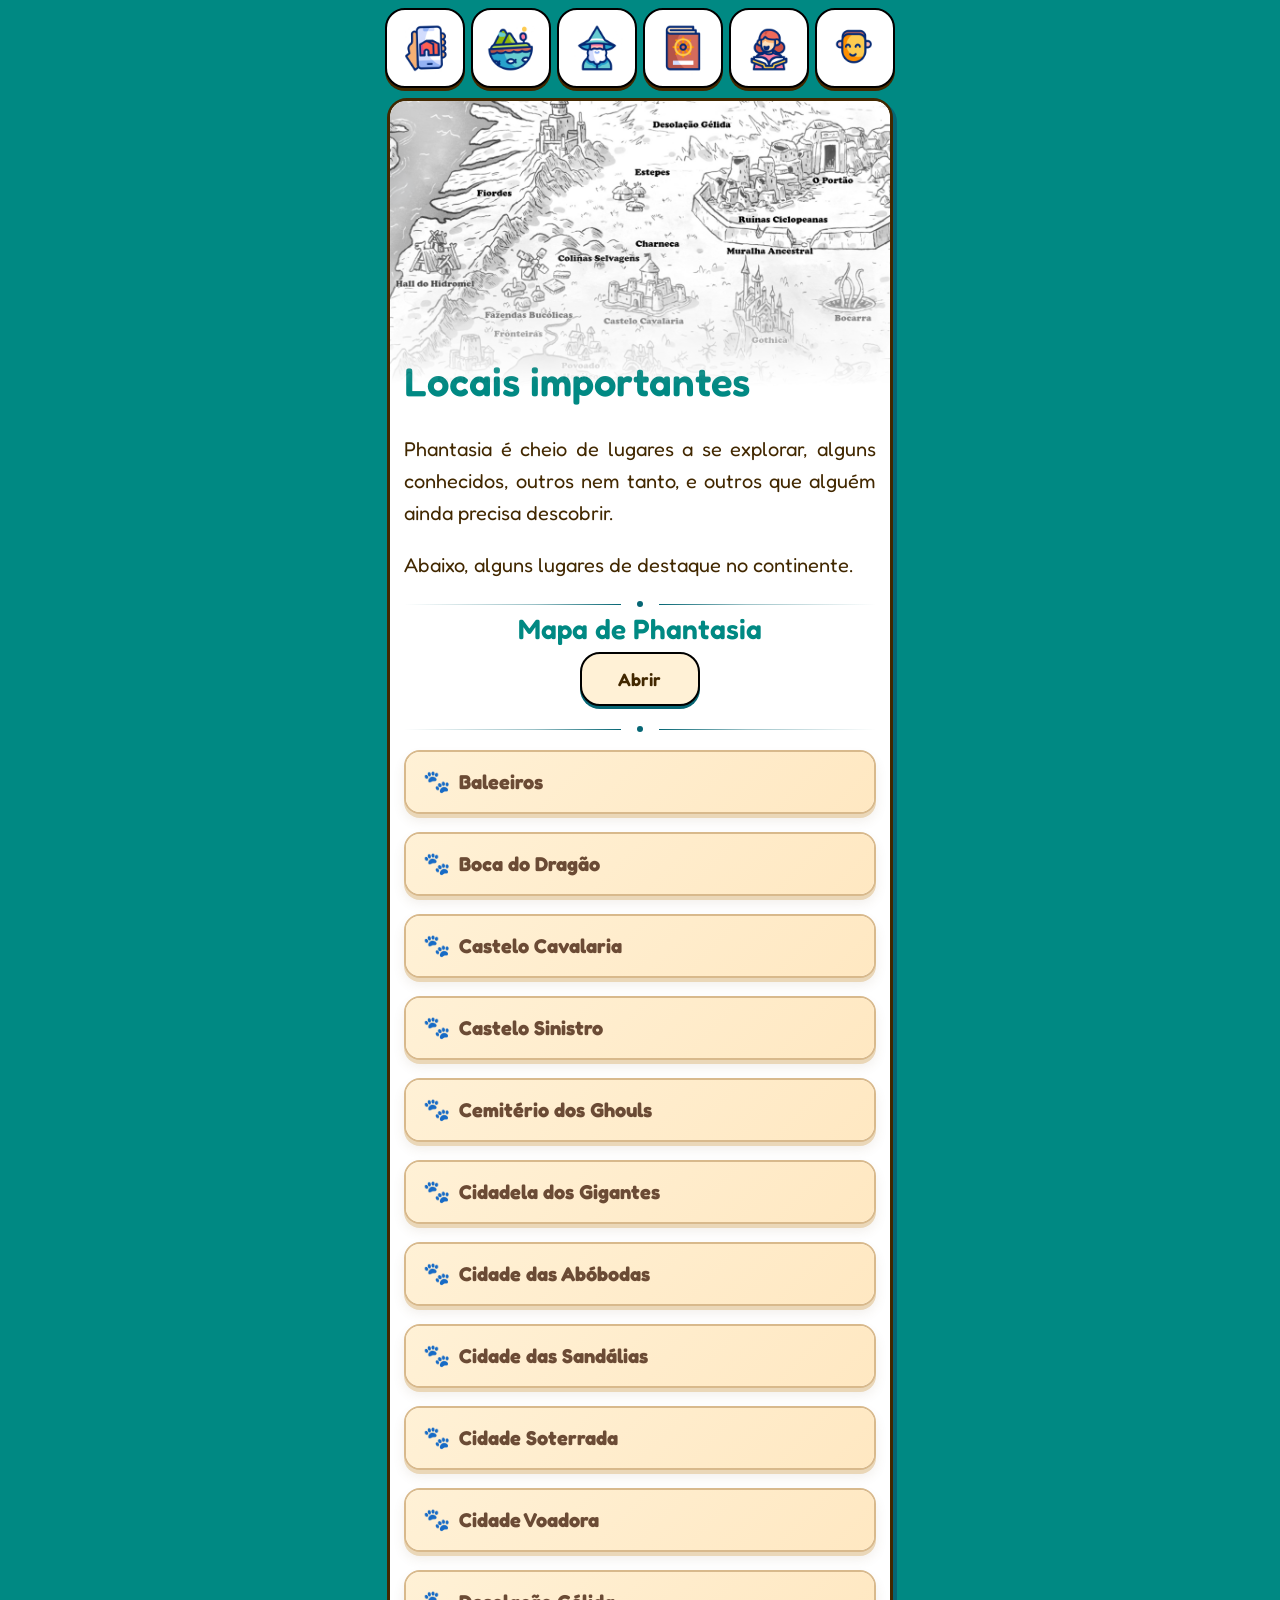
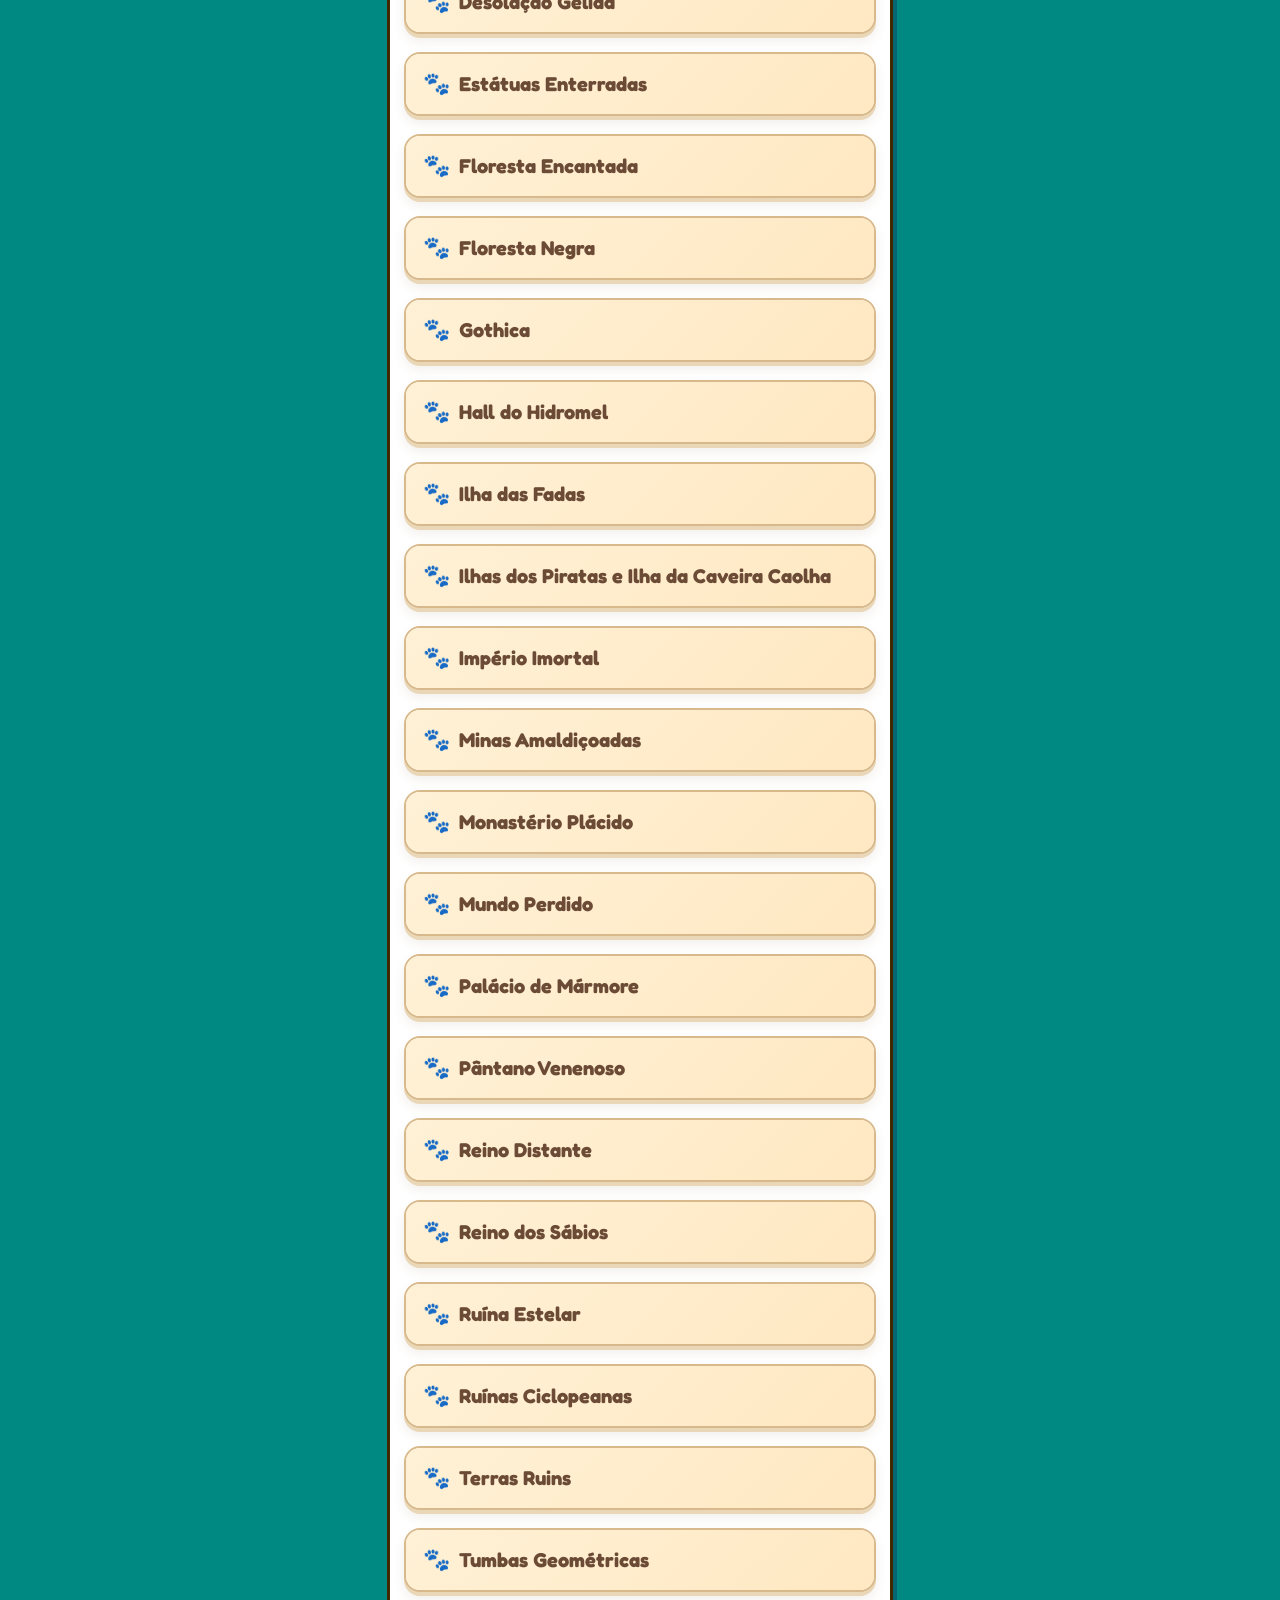
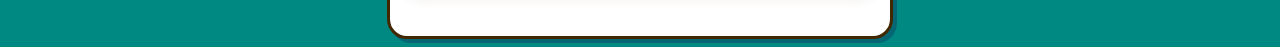
<file: cenario/cenario_locais.htm>
<html>
    <head>
        <title>Capivaras & Calabouços - Locais importantes</title>
        <link rel="icon" type="image/x-icon" href="../favicon.ico">
        <link rel="stylesheet" href="../recursos/estilos/pagina.css">
        <link rel="stylesheet" href="../recursos/estilos/texto.css">
        <link rel="stylesheet" href="../recursos/estilos/topico.css">
        <link rel="stylesheet" href="../recursos/estilos/menu_overlay.css">
        <link rel="stylesheet" href="../recursos/estilos/imagens.css">
        <meta name="viewport" content="width=device-width, initial-scale=1.0">
    </head>

    <body>
        <script src="../recursos/scripts/menu_overlay.js"></script>
        <script src="../recursos/scripts/topo.js"></script>

        <div id="navJogador" class="overlay">
            <a href="javascript:void(0)" class="closebtn" onclick="fechaJogador()">X</a>
            <div class="overlay-content">
                <a href="../jogador/jogador_index.htm">Olá, Jogador!</a>
                <a href="../jogador/jogador_criando.htm">Criando e Ficha</a>
                <a href="../jogador/jogador_especies.htm">Espécies</a>
                <a href="../jogador/jogador_classes.htm">Classes</a>
                <a href="../jogador/jogador_caracteristicas.htm">Características</a>
                <a href="../jogador/jogador_vantagens.htm">Vantagens</a>
                <a href="../jogador/jogador_desvantagens.htm">Desvantagens</a>
                <a href="../jogador/jogador_habilidades.htm">Habilidades</a>
                <a href="../jogador/jogador_grimorio.htm">Grimório</a>
            </div>
        </div>

        <div id="navMestre" class="overlay">
            <a href="javascript:void(0)" class="closebtn" onclick="fechaMestre()">X</a>
            <div class="overlay-content">
                <a href="../mestre/mestre_index.htm">Olá, Mestre!</a>
                <a href="../mestre/mestre_conceitos.htm">Conceitos</a>
                <a href="../mestre/mestre_preparacao.htm">Preparação</a>
                <a href="../mestre/mestre_acordo.htm">Acordo social</a>
                <a href="../mestre/mestre_mestrando.htm">Mestrando</a>
                <a href="../mestre/mestre_bestiario.htm">Bestiário</a>
                <a href="../mestre/mestre_ganchos.htm">Ganchos</a>
            </div>
        </div>

        <div id="navCenario" class="overlay">
            <a href="javascript:void(0)" class="closebtn" onclick="fechaCenario()">X</a>
            <div class="overlay-content">
                <a href="./cenario_phantasia.htm">Breve história</a>
                <a href="./cenario_locais.htm">Locais importantes</a>
                <a href="./cenario_pessoas.htm">Pessoas notáveis</a>
                <a href="./cenario_grupos.htm">Grupos influentes</a>
                <a href="./cenario_mapa.htm">Mapa de Phantasia</a>
            </div>
        </div>
        
        <div id="navRegras" class="overlay">
            <a href="javascript:void(0)" class="closebtn" onclick="fechaRegras()">X</a>
            <div class="overlay-content">
                <a href="../regras/regras_gerais.htm">Regras gerais</a>
                <a href="../regras/regras_combate.htm">Combate</a>
                <a href="../regras/regras_magia.htm">Magia</a>
            </div>
        </div>

        <div id="navInterpretando" class="overlay">
            <a href="javascript:void(0)" class="closebtn" onclick="fechaInterpretando()">X</a>
            <div class="overlay-content">
                <a href="../interpretando/interpretando_index.htm">Interpretando</a>
                <a href="../interpretando/interpretando_arquetipos.htm">Arquétipos</a>
                <a href="../interpretando/interpretando_ficha.htm">Ficha de Personagem</a>
            </div>
        </div>
        
        <div class="menuBarra">
            <a href="../index.htm">
                <button class="botaoIcone" role="button" title="Início">
                    <img src="../recursos/imagens/icones/icone_inicio.gif" class="icone-menu">
                </button>
            </a>

            <button class="botaoIcone" role="button" onclick="abreCenario()" title="Cenário">
                <img src="../recursos/imagens/icones/icone_cenario.gif" class="icone-menu">
            </button>

            <button class="botaoIcone" role="button" onclick="abreJogador()" title="Jogador">
                <img src="../recursos/imagens/icones/icone_jogador.gif" class="icone-menu">
            </button>

            <button class="botaoIcone" role="button" title="Regras" onclick="abreRegras()">
                <img src="../recursos/imagens/icones/icone_regras.gif" class="icone-menu">
            </button>

            <button class="botaoIcone" role="button" onclick="abreMestre()" title="Mestre">
                <img src="../recursos/imagens/icones/icone_mestre.gif" class="icone-menu">
            </button>

            <button class="botaoIcone" role="button" onclick="abreInterpretando()" title="Interpretando">
                <img src="../recursos/imagens/icones/icone_interpretando.gif" class="icone-menu">
            </button>
        </div>

        <div id="conteudoPrincipal" class="conteudoPrincipal">
            <img src="../recursos/imagens/cabecalhos/cabecalho_locais.png" class="imagem-cabecalho">
            <div class="blocoConteudo">
                <span class="titulo">Locais importantes</span>
                <p>
                    Phantasia é cheio de lugares a se explorar, alguns conhecidos, outros nem tanto, e outros que alguém
                    ainda precisa descobrir.
                </p>
                <p>
                    Abaixo, alguns lugares de destaque no continente.
                </p>

                <!-- SEPARADOR -->

                <div class="divider-container" role="separator">
                    <div class="divider-line left"></div>
                    <div class="divider-icon"></div>
                    <div class="divider-line right"></div>
                </div>

                <span class="subtitulo-principal titulo-central">Mapa de Phantasia</span>
                <div class="blocoBotaoHome">
                    <a href="./cenario_mapa.htm">
                        <button class="botaoFofinho" role="button">Abrir</button>
                    </a>
                </div>

                <!-- SEPARADOR -->

                <div class="divider-container" role="separator">
                    <div class="divider-line left"></div>
                    <div class="divider-icon"></div>
                    <div class="divider-line right"></div>
                </div>

                <details class="topico">
                    <summary class="subtitulo">Baleeiros</summary>
                        <p>
                            Entre os fiordes gelados do Norte vive um dos grupos mais incomuns de anões de Phantasia: os Baleeiros. Diferente de seus parentes 
                            das montanhas, que moldam pedra e metal, esses anões voltaram seus olhos para o mar, estabelecendo uma vila robusta à beira das 
                            falésias, construída para resistir aos ventos cortantes e às marés imprevisíveis.
                        </p>
                        <p>
                            A vida ali gira em torno da caça às baleias. No entanto, ao contrário do que muitos poderiam esperar, os Baleeiros não tratam essa 
                            atividade como simples exploração. Para eles, cada caça é um ritual. Quando uma baleia é abatida, há silêncio, respeito e agradecimento, 
                            como se honrassem um espírito antigo. Essa postura, muitas vezes comparada à reverência dos elfos pela natureza, é parte essencial de 
                            sua identidade: eles não veem as baleias apenas como recurso, mas como entidades dignas de respeito.
                        </p>
                        <img src="../recursos/imagens/locais/baleeiros.png" class="imagem-texto">
                        <p>
                            Da carne extraem alimento para sustentar sua comunidade durante os longos invernos; do óleo, produzem combustível, iluminação e 
                            materiais valiosos que são comercializados com outras regiões de Phantasia. Esse comércio garante sua sobrevivência e mantém sua 
                            relativa independência, embora muitos ainda os vejam como um povo excêntrico, distante das tradições anãs mais conhecidas.
                        </p>
                        <p>
                            Apesar de sua aparente tranquilidade, a vida dos Baleeiros está longe de ser fácil. As águas dos fiordes escondem perigos constantes.
                        </p>
                    <button type="button" class="fechar-topico">Fechar tópico</button>
                </details>

                <details class="topico">
                    <summary class="subtitulo">Boca do Dragão</summary>
                    <!--- <img src="" class="imagem-cabecalho-interno"> --->
                    <p>
                        A imponente Boca do Dragão ergue-se no extremo sul de Phantasia, um vulcão colossal cujas encostas negras e irregulares 
                        exalam calor constante e vapores sulfurosos. Seus flancos são marcados por antigos rios de lava solidificada, formando 
                        paisagens ásperas e quase inóspitas. À noite, um brilho avermelhado pode ser visto pulsando de seu interior, como se algo 
                        vivo respirasse sob a crosta, uma visão que alimenta tanto o temor quanto a reverência dos navegantes.
                    </p>
                    <img src="../recursos/imagens/locais/boca_dragao.png" class="imagem-texto">
                    <p>
                        Diz-se que sua última grande erupção ocorreu séculos antes da ascensão de Marco Luzbrilhante, em um cataclismo 
                        que remodelou toda a região sul.
                    </p>
                    <p>
                        Cultos e estudiosos arcanos são atraídos por sua energia, acreditando que ali reside uma fonte de poder primordial, talvez 
                        ligada à própria essência do mundo ou a entidades antigas. Outros, mais supersticiosos, afirmam que a Boca do Dragão não é 
                        apenas um fenômeno natural, mas a prisão de algo muito antigo e perigoso.
                    </p>
                    <button type="button" class="fechar-topico">Fechar tópico</button>
                </details>

                <details class="topico">
                    <summary class="subtitulo">Castelo Cavalaria</summary>
                    <!--- <img src="" class="imagem-cabecalho-interno"> --->
                    <p>
                        No coração de Phantasia ergue-se o imponente Castelo Cavalaria, residência da família real e símbolo máximo da 
                        autoridade do reino. É de seus salões amplos, adornados com bandeiras e ecos de antigas vitórias, que decisões 
                        moldam o destino de toda a nação, guiando seu povo entre tempos de prosperidade e incerteza. O castelo é cercado 
                        por uma cidade ativa e moderna, onde negócios prosperam e mistérios são discutidos nas sombras. A maioria dos 
                        grandes grupos de aventureiros está aqui quando não explorando, descansando entre um trabalho e outro.
                    </p>
                    <p>
                        Ao redor do castelo floresceu uma cidade vibrante e em constante movimento, considerada a mais moderna de todo 
                        o reino. Mercadores, artesãos e banqueiros fazem dela um centro de riqueza e inovação, onde oportunidades surgem 
                        a cada esquina. No entanto, sob essa aparência próspera, existe uma camada mais obscura: becos silenciosos, 
                        sociedades secretas e intrigas políticas que se desenrolam longe dos olhos do público. Não é por acaso que muitos 
                        dos mais renomados grupos de aventureiros escolhem este lugar como base — aqui, contratos são fechados, rumores 
                        circulam livremente e sempre há algo acontecendo, seja nas tavernas iluminadas ou nas sombras mais profundas.
                    </p>
                    <p>
                        Ao redor da cidade ficam as fazendas do reino, terrenos férteis que garantem o sustento da capital, pontuadas 
                        por moinhos, celeiros e pequenas comunidades rurais. Há uma pequena quantidade de vilas ao norte, nas estepes, 
                        e a leste, nos pântanos.
                    </p>
                    <p>
                        O porto mercantil do reino fica ao sul e é de onde saem todas as embarcações para outros continentes. Outros 
                        povoados e cidades existem nos arredores.
                    </p>
                    <p>
                        O rei e a rainha não são mais casados, mas governam juntos, respeitando mutuamente as decisões do 
                        parceiro de governo. Alguns consideram isso um equilíbrio delicado (e eles realmente se estranham e brigam
                        de vez em quando), mas tem funcionado bem pelos últimos 10 anos.
                    </p>
                    <img src="../recursos/imagens/locais/castelo_cavalaria.png" class="imagem-texto">
                    <button type="button" class="fechar-topico">Fechar tópico</button>
                </details>

                <details class="topico">
                    <summary class="subtitulo">Castelo Sinistro</summary>
                        <p>
                            Outrora conhecido como Castelo Solário, símbolo máximo do poder e da unidade de Phantasia, o que hoje se ergue no mesmo lugar 
                            é uma sombra distorcida de sua antiga glória. Após a ascensão do lich Maniel, a antiga capital foi tomada e transformada 
                            em seu domínio pessoal, tornando-se um ponto de temor constante no imaginário do povo. Suas muralhas, antes claras e 
                            imponentes, agora parecem absorver a luz ao redor, e suas torres se projetam contra o céu como lanças negras. O próprio ar 
                            nas proximidades é pesado, carregado por uma sensação de inquietação que afasta até os mais corajosos.
                        </p>
                        <img src="../recursos/imagens/locais/castelo_sinistro.png" class="imagem-texto">
                        <p>
                            Há décadas nenhum relato confiável menciona ter visto ou ouvido o próprio Maniel. Ainda assim, sua presença é inegável. 
                            Durante esse tempo, soldados de natureza desconhecida e criaturas mágicas entram e saem do castelo em intervalos irregulares.
                        </p>
                        <p>
                            O castelo é cercado por poderosas barreiras mágicas conhecidas como as Fronteiras, que isolam completamente a região e 
                            impedem qualquer aproximação direta. Essas barreiras não apenas bloqueiam passagem física, mas também distorcem magia e 
                            percepção, tornando impossível estudar o local à distância com precisão. Parte da estrutura do castelo se estende até 
                            os fiordes de Phantasia, onde penhascos íngremes encontram águas profundas e escuras, criando uma defesa natural quase 
                            intransponível.
                        </p>
                        <button type="button" class="fechar-topico">Fechar tópico</button>
                </details>

                <details class="topico">
                    <summary class="subtitulo">Cemitério dos Ghouls</summary>
                        <p>
                            O Cemitério dos Ghouls é um vasto campo de sepulturas antigas, onde lápides quebradas, mausoléus em ruínas e túmulos 
                            abertos se espalham até onde a vista alcança. A vegetação cresce de forma desordenada e doentia, com árvores retorcidas 
                            e raízes que parecem emergir das próprias covas. Foi aqui que Maniel conseguiu seu primeiro exército.
                        </p>
                        <p>
                            O que antes foi um local de descanso tornou-se um território profanado. Mortos-vivos vagam livremente entre as 
                            sepulturas — ghouls famintos, esqueletos errantes e outras formas mais perturbadoras. Diz-se que a terra em si está corrompida, 
                            incapaz de manter os mortos em repouso, como se alguma força invisível os puxasse de volta à existência.
                        </p>
                        <p>
                            No centro dessa vasta necrópole ergue-se uma antiga construção, intacta apesar da passagem do tempo. A antiga capela hoje 
                            acomoda uma pequena comunidade de mortos vivos conscientes, que sabem que se voltarem à sociedade serão... bem, mortos de novo.
                        </p>
                        <p>
                            Há ainda um grupo de fantasmas que cuida de seus corpos reanimados ocos.
                        </p>
                        <img src="../recursos/imagens/locais/cemiterio_ghouls.png" class="imagem-texto">
                    <button type="button" class="fechar-topico">Fechar tópico</button>
                </details>

                <details class="topico">
                    <summary class="subtitulo">Cidadela dos Gigantes</summary>
                        <p>
                            Apesar do nome, a Cidadela dos Gigantes não é habitada por criaturas de tamanho colossal, mas sim pela memória daqueles 
                            que moldaram o destino de Phantasia. “Gigantes” é como o povo se refere aos maiores nomes da história do Reinado: líderes, 
                            generais, magos, pensadores e heróis cujas ações ecoaram através das eras. A cidade foi erguida como um tributo a esses 
                            indivíduos, tornando-se ao mesmo tempo um local de honra, estudo e reverência.
                        </p>
                        <p>
                            Suas avenidas são largas e solenes, ladeadas por estátuas monumentais, mausoléus elaborados e salões dedicados à preservação 
                            da memória. Parte museu, parte cemitério, parte centro acadêmico, a cidade abriga registros detalhados de feitos históricos, 
                            artefatos lendários e bibliotecas que guardam saberes raros. Muitos dos maiores estudiosos do Reinado vivem e trabalham ali, 
                            dedicando suas vidas a estudar o passado, interpretar suas lições e garantir que os feitos e erros dos Gigantes jamais sejam 
                            esquecidos.
                        </p>
                        <p>
                            Mas a Cidadela dos Gigantes não é apenas um lugar de contemplação. É também um centro de influência. A elite acadêmica, militar, 
                            política e arcana de Phantasia mantém presença constante ali, seja em vida, participando de conselhos e debates, seja na morte, 
                            repousando em túmulos que se tornam locais de visitação e respeito. Para muitos, ter seu nome associado à cidade, mesmo em vida, 
                            já é um sinal de prestígio incomparável.
                        </p>
                        <p>
                            Ainda assim, há quem diga que a cidade guarda mais do que memória. Alguns acreditam que certos túmulos não estão tão silenciosos 
                            quanto parecem, ou que antigos conhecimentos e objetos poderosos são ali preservados em segredo, esquecidos. Na Cidadela dos 
                            Gigantes, o passado nunca está realmente morto. Ele observa, ensina... e, talvez, ainda intervenha.
                        </p>
                        <img src="../recursos/imagens/locais/cidadela_gigantes.png" class="imagem-texto">
                        <button type="button" class="fechar-topico">Fechar tópico</button>
                </details>

                <details class="topico">
                    <summary class="subtitulo">Cidade das Abóbodas</summary>
                    <!--- <img src="" class="imagem-cabecalho-interno"> --->
                    <p>
                        Erguida no coração de um vasto deserto, a cidade desafia a própria lógica da sobrevivência, florescendo onde poucos imaginariam 
                        possível. Suas construções mesclam pedra clara e metais reluzentes, projetadas para refletir o calor intenso do sol e aproveitar 
                        cada sopro de vento que cruza as dunas. Oásis artificiais, canais engenhosamente planejados e torres de captação de água sustentam 
                        sua existência, enquanto caravanas carregadas fluem por ali constantemente, transformando o lugar em um dos pontos comerciais 
                        mais movimentados de todo o Reinado.
                    </p>
                    <p>
                        Com o tempo, a cidade tornou-se não apenas um polo de riqueza, mas o verdadeiro centro mercantil e tecnológico de Phantasia. 
                        É aqui que as maiores fortunas se concentram, abrigando famílias influentes, magnatas e inventores visionários que financiam e 
                        impulsionam avanços nunca antes vistos. Oficinas e academias trabalham lado a lado criando engenhocas curiosas e máquinas capazes 
                        de redefinir o equilíbrio de poder.
                    </p>
                    <p>
                        No entanto, tamanha prosperidade também atrai ambição e rivalidade: acordos são feitos em 
                        salões luxuosos, enquanto traições e disputas silenciosas se desenrolam nos bastidores. Nesta cidade, riqueza é poder e o poder, 
                        muitas vezes, é tão volátil quanto as areias que a cercam.
                    </p>
                    <img src="../recursos/imagens/locais/cidade_abobodas.png" class="imagem-texto">
                    <button type="button" class="fechar-topico">Fechar tópico</button>
                </details>

                <details class="topico">
                    <summary class="subtitulo">Cidade das Sandálias</summary>
                    <!--- <img src="" class="imagem-cabecalho-interno"> --->
                    <p>
                        A Cidade das Sandálias ergue-se como o coração pulsante da cultura no Reinado, onde ruas largas de pedra clara são constantemente 
                        preenchidas por músicos, atores e pensadores vindos de todas as regiões. Seus teatros monumentais rivalizam em grandiosidade, 
                        enquanto praças abertas se transformam em palcos improvisados para debates acalorados, apresentações poéticas e exibições de talento.
                    </p>
                    <img src="../recursos/imagens/locais/cidade_sandalias.png" class="imagem-texto">
                    <p>
                        Universidades antigas, com colunas gastas pelo tempo, abrigam estudiosos que dedicam suas vidas à busca do conhecimento, atraindo 
                        aprendizes ambiciosos e mentes brilhantes. Ao cair da noite, a cidade não silencia — lanternas douradas iluminam festivais, cortejos 
                        artísticos e encontros filosóficos que atravessam a madrugada, tornando-a um lugar onde ideias são tão valiosas quanto ouro e onde 
                        até o mais simples viajante pode se tornar parte de algo grandioso.
                    </p>
                    <button type="button" class="fechar-topico">Fechar tópico</button>
                </details>

                <details class="topico">
                    <summary class="subtitulo">Cidade Soterrada</summary>
                        <p>
                            Exploradores e estudiosos encontraram ruínas parcialmente expostas de uma cidade milenar soterrada no deserto.
                        </p>
                        <img src="../recursos/imagens/locais/cidade_soterrada.png" class="imagem-texto">
                        <p>
                            Tempestades de areia revelaram torres quebradas, arcos de pedra ornamentados e inscrições desgastadas por eras 
                            de abandono. No entanto, avançar além dessas áreas superficiais tem se mostrado extremamente perigoso. O próprio 
                            deserto parece proteger o que está enterrado: dunas que se movem repentinamente, passagens que desmoronam sem 
                            aviso e mecanismos antigos que ainda funcionam, transformando corredores em armadilhas mortais.
                        </p>
                        <p>
                            Criaturas adaptadas à escuridão e ao calor extremo também habitam as ruínas, tornando cada incursão uma 
                            aposta contra a morte.
                        </p>
                        <button type="button" class="fechar-topico">Fechar tópico</button>
                </details>

                <details class="topico">
                    <summary class="subtitulo">Cidade Voadora</summary>
                        <p>
                            Entre as lendas de Phantasia, poucas despertam tanta fascinação quanto a da Cidade Voadora, oculta além das nuvens e raramente 
                            vislumbrada por olhos mortais. Histórias descrevem torres suspensas, pontes de luz e estruturas que parecem feitas de pura 
                            magia, flutuando silenciosamente sobre o mundo. Alguns afirmam que ela só pode ser encontrada por aqueles considerados dignos, 
                            revelando-se em momentos específicos, enquanto outros acreditam que sua posição muda constantemente, tornando sua localização 
                            impossível de prever.
                        </p>
                        <p>
                            Diz-se que a própria essência da cidade é moldada por magia ancestral, uma força tão pura e poderosa que é capaz de conceder 
                            os desejos mais profundos daqueles que a alcançam, mas nunca sem um preço. Por toda a história de Phantasia há relatos de exploradores 
                            que jamais voltaram, desaparecendo após perseguirem sinais da cidade nos céus.
                        </p>
                        <p>
                            Entre todos os mitos, um dos mais persistentes é o que liga a Cidade Voadora ao lendário dragão imortal Gereon, conhecido como 
                            o primeiro mago do mundo. Segundo as histórias, foi ele quem ergueu ou descobriu a cidade, tornando-a seu domínio e guardando 
                            seus segredos. Alguns acreditam que Gereon ainda vive ali, observando o mundo abaixo.
                        </p>
                        <p>
                            Seja como for, a Cidade Voadora permanece como um símbolo de poder, mistério e ambição. Para alguns, é um conto para inspirar; 
                            para outros, um destino a ser alcançado. Mas todos concordam em uma coisa: se ela realmente existe, não é um lugar que se encontra 
                            por acaso. É um lugar que escolhe quem pode encontrá-lo.
                        </p>
                        <img src="../recursos/imagens/locais/cidade_voadora.png" class="imagem-texto">
                        <button type="button" class="fechar-topico">Fechar tópico</button>
                </details>

                <details class="topico">
                    <summary class="subtitulo">Desolação Gélida</summary>
                        <p>
                            Ao norte de Phantasia estende-se a Desolação Gélida, uma vasta e implacável região onde o frio domina tudo o que existe. Planícies 
                            congeladas, montanhas cobertas por neve eterna e lagos solidificados compõem uma paisagem tão bela quanto mortal para os desavisados. 
                            Oito meses por ano, ventos cortantes varrem a terra sem descanso, e tempestades invernais surgem com frequência brutal, capazes de 
                            apagar trilhas, engolir viajantes e transformar o horizonte em um véu branco interminável. O sol, quando aparece, pouco aquece, 
                            servindo mais como um lembrete distante de um mundo menos hostil.
                        </p>
                        <p>
                            Apesar das condições extremas, a Desolação não é desabitada. Na verda, possui fauna e flora riquíssimas. Terras duras criam pessoas 
                            duras, e daqui saem os bárbaros mais fortes e casca dura do Reinado, moldando suas vidas em torno da perseverança, da caça e da força. 
                            Tribos bárbaras percorrem essas terras, adaptadas ao frio intenso e aos perigos constantes, desenvolvendo uma cultura baseada na 
                            resistência, na honra e na superação. São conhecidos em todo o Reinado como guerreiros formidáveis não apenas pela força física, 
                            mas pela dureza de espírito forjada em um ambiente que não perdoa fraquezas.
                        </p>
                        <img src="../recursos/imagens/locais/desolacao_gelida.png" class="imagem-texto">
                        <button type="button" class="fechar-topico">Fechar tópico</button>
                </details>

                <details class="topico">
                    <summary class="subtitulo">Estátuas Enterradas</summary>
                        <p>
                            Entre dunas, colinas desgastadas e camadas de terra acumuladas ao longo de eras, encontra-se um dos sítios arqueológicos 
                            mais intrigantes de Phantasia: as Estátuas Enterradas. O local atrai estudiosos, curiosos e turistas de todo o 
                            Reinado, não apenas por sua imponência, mas pelo mistério que envolve suas origens.
                        </p>
                        <p>
                            Partes de esculturas colossais emergem do solo (rostos de pedra, mãos, fragmentos de corpos). O que mais intriga os pesquisadores 
                            são as inscrições que cobrem essas estruturas. Símbolos geométricos, padrões repetitivos e marcas cuidadosamente esculpidas 
                            coincidem com aquelas encontradas nas chamadas Tumbas Geométricas, sugerindo uma conexão direta entre os dois locais e 
                            possivelmente com a mesma civilização antiga que deixou vestígios por todo o continente. No entanto, assim como nas tumbas, 
                            esses símbolos resistem à tradução completa, desafiando gerações de estudiosos e alimentando teorias.
                        </p>
                        <p>
                            Escavações têm sido realizadas ao longo dos anos, mas com progresso lento e cauteloso. O sentimento geral em Phantasia é 
                            de que o local deve ser preservador como está.
                        </p>
                        <img src="../recursos/imagens/locais/estatuas_enterradas.png" class="imagem-texto">
                        <p>
                            Apesar de seu caráter turístico, o local atrai aventureiros com seus mistérios.
                        </p>
                    <button type="button" class="fechar-topico">Fechar tópico</button>
                </details>

                <details class="topico">
                    <summary class="subtitulo">Floresta Encantada</summary>
                    <!--- <img src="" class="imagem-cabecalho-interno"> --->
                    <p>
                        Uma vasta e exuberante floresta estende-se por léguas intermináveis, um mar verde onde a luz do sol se filtra em feixes dourados 
                        entre copas antigas e imponentes. Rios cristalinos serpenteiam entre raízes milenares, e a vida pulsa em cada canto — desde as 
                        menores criaturas até espíritos da natureza que, segundo dizem, caminham livremente entre as árvores.
                    </p>
                    <img src="../recursos/imagens/locais/floresta_encantada.png" class="imagem-texto">
                    <p>
                        Este é o lar dos elfos de Phantasia, um povo que não apenas habita a floresta, mas faz parte dela, vivendo em perfeita harmonia 
                        com seus ciclos, respeitando seus limites e protegendo seus segredos. Suas cidades não são erguidas contra a natureza, mas 
                        moldadas a partir dela: pontes vivas, estruturas entrelaçadas em troncos gigantescos e clareiras sagradas onde o tempo parece 
                        desacelerar.
                    </p>
                    <p>
                        Desde o reinado de Marco I, os elfos mantêm um vínculo formal com a coroa, respondendo ao Reinado em termos de aliança e 
                        cooperação. Ainda assim, o tratado firmado naquela época garante a eles autonomia plena sobre o território florestal, um acordo 
                        respeitado ao longo das gerações não apenas por honra, mas por necessidade. Nenhum exército de Phantasia atravessa aquelas terras 
                        sem permissão, e poucos forasteiros ousam entrar sem guia. A floresta guarda seus próprios mistérios e perigos, e os elfos, silenciosos 
                        e vigilantes, asseguram que qualquer ameaça, externa ou interna, seja contida antes mesmo de alcançar suas fronteiras.
                    </p>
                    <button type="button" class="fechar-topico">Fechar tópico</button>
                </details>

                <details class="topico">
                    <summary class="subtitulo">Floresta Negra</summary>
                        <p>Outrora uma extensão viva e luminosa dos domínios élficos, a Floresta Negra carrega hoje apenas o eco distorcido do que 
                            já foi. Antigas canções élficas descrevem um lugar tão belo quanto a própria Floresta Encantada, repleto de vida, harmonia 
                            e magia serena; mas tudo isso foi corrompido após a passagem do lich Maniel Luzveloz. Ninguém sabe ao certo o que ele 
                            fez ali, nem por quê, mas o resultado é inegável: a floresta foi desvirtuada em sua essência, tornando-se um território 
                            onde a natureza parece sofrer e resistir ao mesmo tempo.
                        </p>
                        <p>
                            As árvores cresceram de forma retorcida, com troncos escurecidos e galhos que se estendem como garras contra o céu. A luz 
                            mal atravessa o dossel, criando uma penumbra constante onde sombras parecem se mover por conta própria.
                        </p>
                        <p>
                            A própria magia do lugar é instável, poderosa, porém corrompida, afetando criaturas, distorcendo caminhos e alterando a 
                            percepção de quem ousa entrar. Bestas que antes seriam comuns tornaram-se monstruosidades, e há relatos de entidades que 
                            não pertencem ao mundo natural. Diz-se que a floresta não apenas engana os sentidos, mas testa a mente e o espírito, 
                            revelando medos profundos e sussurrando pensamentos que não são seus.
                        </p>
                        <img src="../recursos/imagens/locais/floresta_negra.png" class="imagem-texto">
                        <p>
                            De pontos elevados do Reinado, é possível avistar, entre as copas escuras, a ponta de uma torre retorcida, erguendo-se 
                            como um espinho contra o horizonte. Muitos acreditam que esse é o verdadeiro coração da corrupção, um vestígio direto do 
                            poder de Maniel, e que enquanto ela permanecer de pé a Floresta Negra jamais deixará de ser um lugar de trevas vivas e inquietas.
                        </p>
                        <button type="button" class="fechar-topico">Fechar tópico</button>
                </details>

                <details class="topico">
                    <summary class="subtitulo">Gothica</summary>
                    <!--- <img src="" class="imagem-cabecalho-interno"> --->
                    <p>
                        A leste de Cavalaria ergue-se Gothica, uma cidade de silhueta marcante, construída no topo de um monte 
                        escarpado cujas encostas são cobertas por trilhas sinuosas e antigos muros de contenção. De longe, suas torres 
                        estreitas e templos de pedra escura parecem tocar o céu, envoltos quase sempre por névoas suaves que lhe 
                        conferem um ar solene e enigmático.
                    </p>
                    <img src="../recursos/imagens/locais/gothica.png" class="imagem-texto">
                    <p>
                        Após o isolamento do Monastério Plácido, Gothica ascendeu rapidamente como o principal centro religioso de Phantasia, 
                        atraindo peregrinos, estudiosos e curiosos em busca de orientação espiritual ou respostas para inquietações mais profundas.
                        Apesar de Phantasia jamais ter sido dominado por uma única fé, a cidade tornou-se palco de uma mudança sutil, porém 
                        poderosa.
                    </p>
                    <p>
                        Nos últimos anos, um líder religioso carismático conquistou influência crescente, unificando diferentes crenças 
                        sob um discurso aparentemente conciliador. Muitos veem nisso uma nova era de ordem espiritual; outros, mais cautelosos, 
                        sussurram que Gothica pode estar deixando de ser apenas um refúgio de fé para se tornar o epicentro de algo muito maior.
                    </p>
                    <button type="button" class="fechar-topico">Fechar tópico</button>
                </details>

                <details class="topico">
                    <summary class="subtitulo">Hall do Hidromel</summary>
                        <p>
                            Escondido nos fiordes gelados do Norte, encontra-se o Hall do Hidromel, uma comunidade isolada que serve de base para o 
                            grupo conhecido como Vândalos. À primeira vista, o local lembra um assentamento rústico e resistente, com grandes salões 
                            de madeira, forjas ativas e bandeiras marcadas por símbolos próprios. O nome vem do enorme salão central, onde barris de 
                            hidromel nunca parecem esvaziar e onde decisões importantes são tomadas entre risos altos, discussões acaloradas e alianças 
                            firmadas sob juramentos informais.
                        </p>
                        <p>
                            Os Vândalos são um grupo diverso, composto principalmente por elfos, humanos e anões que, por diferentes razões, 
                            romperam com as estruturas tradicionais de Phantasia. Alguns são ex-aventureiros, outros exilados, desertores ou simplesmente 
                            indivíduos que rejeitam as regras do Reinado. Apesar da imagem caótica que projetam, há uma organização interna clara: lideranças 
                            respeitadas, funções bem definidas e um senso de pertencimento que mantém o grupo unido. Eles se veem menos como saqueadores 
                            e mais como aqueles que tomam para si o que acreditam não ter donos legítimos.
                        </p>
                        <img src="../recursos/imagens/locais/hall_hidromel.png" class="imagem-texto">
                        <p>
                            Apesar de sua crescente influência, o Hall do Hidromel ainda é pouco conhecido pelo restante do Reinado, em parte por sua localização 
                            difícil de alcançar e em parte pela discrição estratégica de seus membros. No entanto, rumores sobre suas atividades começam a se 
                            espalhar e com eles a preocupação. Se os Vândalos continuarem a expandir suas ações sem controle, o que começou como uma comunidade 
                            rebelde pode rapidamente se tornar uma força capaz de desestabilizar o delicado equilíbrio de Phantasia.
                        </p>
                        <p>
                            O Hall é um lugar de contrastes. Pode ser encontrado ali tanto o criminoso mais procurado de 
                            uma cidade quanto o explorador que acabou de salvar uma vila de um monstro. Para os Vândalos, isso não é uma contradição. É 
                            apenas a vida.
                        </p>
                    <button type="button" class="fechar-topico">Fechar tópico</button>
                </details>

                <details class="topico">
                    <summary class="subtitulo">Ilha das Fadas</summary>
                        <p>Muito ao noroeste do continente, além dos fiordes gelados e das águas agitadas que poucos ousam atravessar, encontra-se a 
                            lendária Ilha das Fadas, um lugar onde a magia da natureza se manifesta de forma pura e quase intocada, crua. Cercada por 
                            neblinas encantadas e correntes imprevisíveis, a ilha raramente é vista por outras espécies.
                        </p>
                        <p>
                            A vida ali floresce em abundância incomum. Criaturas raras habitam seus bosques e céus, e a própria flora possui propriedades 
                            mágicas, sendo capaz de curar, proteger ou punir. As fadas não são apenas seres delicados como muitos imaginam, mas 
                            entidades antigas e poderosas.
                        </p>
                        <p>
                            Nos últimos tempos, porém, algo tem perturbado a harmonia. Um grupo conhecido como Vândalos tem causado problemas crescentes, 
                            desrespeitando os limites impostos pelas fadas e, ao que tudo indica, explorando ou saqueando recursos mágicos da ilha. 
                            Com isso, as fadas agora se mostram mais ativas e presentes no continente.
                        </p>
                        <img src="../recursos/imagens/locais/ilha_fadas.png" class="imagem-texto">
                        <button type="button" class="fechar-topico">Fechar tópico</button>
                </details>

                <details class="topico">
                    <summary class="subtitulo">Ilhas dos Piratas e Ilha da Caveira Caolha</summary>
                        <p>
                            Ao sul de Phantasia, espalhadas entre águas traiçoeiras e rotas pouco mapeadas, encontram-se as ilhas que abrigam grupos de piratas
                            e outros aventureiros do mar. O pequeno arquipélago que serve como refúgio para corsários, contrabandistas e navegadores que 
                            vivem à margem das leis do Reinado. Apesar da fama de caos e violência associada aos piratas, esse território funciona sob um conjunto 
                            rígido de códigos não escritos, mantidos com surpreendente seriedade. Ali, conflitos pessoais são deixados de lado, acordos são 
                            respeitados e todos têm direito a descanso, comércio e segurança, desde que sigam as regras locais.
                        </p>
                        <p>
                            As ilhas são um ponto de encontro vibrante, onde mercadorias de origens duvidosas mudam de mãos, informações valiosas circulam 
                            livremente e alianças improváveis são formadas em tavernas barulhentas à beira-mar. Capitães experientes, tripulações exóticas 
                            e figuras enigmáticas compartilham o mesmo espaço, criando uma atmosfera única onde o perigo e a oportunidade caminham lado a 
                            lado. Para muitos aventureiros, é um dos poucos lugares onde se pode encontrar o que não existe em nenhum outro canto de 
                            Phantasia, seja um mapa raro, uma relíquia proibida ou um trabalho bem pago. Desde que não se façam muitas perguntas, é claro.
                            O maior ponto de encontro é a <span class="marca-texto">Taverna do Dragão Afogado.</span>
                        </p>
                        <img src="../recursos/imagens/locais/ilha_caveira.png" class="imagem-texto">
                        <p>
                            No entanto, mesmo entre os piratas, existem segredos que não são compartilhados. Entre eles, o mais guardado é o da Ilha da Caveira. 
                            Sua localização exata é conhecida apenas por alguns capitães e nunca é revelada a estranhos. A caveira que dá nome à ilha na verdade 
                            não é caolha.
                        </p>
                        <p>
                            Histórias variam, mas a maioria afirma que é um esconderijo de tesouros inimagináveis. De toda forma, até mesmo os ousados piratas 
                            tratam a Ilha da Caveira com respeito e um certo medo silencioso.
                        </p>
                    <button type="button" class="fechar-topico">Fechar tópico</button>
                </details>

                <details class="topico">
                    <summary class="subtitulo">Império Imortal</summary>
                        <p>
                            Oculto em algum ponto além dos mapas conhecidos, o chamado Império Imortal permanece como uma das mais 
                            enigmáticas de todas as lendas de Phantasia. Nenhum explorador do Reinado jamais confirmou sua existência, 
                            e ainda assim, fragmentos de histórias e relatos desconexos parecem apontar para algo real — uma cidade colossal 
                            pertencente a uma civilização ancestral que, segundo rumores, dominava todo o continente em eras esquecidas. As 
                            lendas se cruzam com histórias sobre outras civilizações que existiram no continente, mas, diferente das ruínas 
                            espalhadas pelo mundo, o Império Imortal não teria caído, mas sim permanecido.
                        </p>
                        <p>
                            Diz-se que o acesso ao local é quase impossível, protegido por barreiras naturais intransponíveis e distorções mágicas 
                            que impedem sua descoberta. Alguns estudiosos crentes acreditam que a cidade não pode ser encontrada por meios convencionais, 
                            existindo fora do fluxo normal do mundo, visível apenas sob condições específicas, ou para aqueles que sabem exatamente o 
                            que procurar.
                        </p>
                        <p>
                            O que mais alimenta o fascínio e o temor é a crença de que seus habitantes teriam superado a morte. Não como mortos-vivos 
                            ou espíritos, mas como seres que transcenderam os limites naturais da vida, alcançando uma forma de existência eterna. 
                            Se isso for verdade, então o Império Imortal não é apenas uma relíquia do passado, mas uma potência adormecida ou 
                            vigilante. Para a maioria, trata-se apenas de mito. Para alguns poucos, é a prova de que o maior poder de Phantasia 
                            não está em suas terras conhecidas, mas naquilo que ainda permanece escondido.
                        </p>
                        <img src="../recursos/imagens/locais/imperio_imortal.png" class="imagem-texto">
                        <button type="button" class="fechar-topico">Fechar tópico</button>
                </details>

                <details class="topico">
                    <summary class="subtitulo">Minas Amaldiçoadas</summary>
                        <p>Escavadas nas profundezas de uma cadeia montanhosa antiga, as Minas Amaldiçoadas já foram símbolo de orgulho e prosperidade 
                            para uma poderosa comunidade de anões. Seus  túneis extensos, reforçados com engenharia impecável, abrigavam veios ricos 
                            de minério raro e forjas lendárias, onde armas e artefatos de qualidade incomparável eram criados. Durante gerações, o 
                            local foi um centro de riqueza, tradição e conhecimento, até cair nas mãos do lich Maniel, que transformou aquele bastião 
                            de vida em um laboratório de horrores.
                        </p>
                        <img src="../recursos/imagens/locais/minas_amaldiçoadas.png" class="imagem-texto">
                        <p>
                            Salões outrora grandiosos tornaram-se câmaras de experimentos profanos, onde criaturas foram criadas, distorcidas e 
                            abandonadas. Maniel abandonou o local, mas ele nunca foi totalmente recuperado. Hoje, as minas permanecem abandonadas, 
                            habitadas somente pelos experimentos esquecidos, ecos de magia nociva e armadilhas que ainda funcionam.
                        </p>
                        <p>
                            O Reinado, reconhecendo tanto o perigo quanto o valor estratégico das minas, oferece grandes recompensas àqueles que limpam 
                            e restauram as câmaras à coroa. Para os anões, no entanto, essa missão vai além de ouro ou território: trata-se de honra, 
                            de recuperar um lar perdido e apagar uma mancha em sua história. Diversos grupos avançam pelos corredores, enfrentando criaturas 
                            deformadas e fenômenos inexplicáveis, mas poucos conseguiram ir muito longe.
                        </p>
                        <p>
                            Ainda permanece uma presença maligna, densa e quase consciente, que parece resistir a qualquer tentativa de purificação. A 
                            população acredita que seja um resquício do poder de Maniel, mas conjuradores temem que seja algo ainda mais antigo, despertado 
                            por suas ações.
                        </p>
                        <button type="button" class="fechar-topico">Fechar tópico</button>
                </details>

                <details class="topico">
                    <summary class="subtitulo">Monastério Plácido</summary>
                        <p>Outrora o coração espiritual de Phantasia, o Monastério Plácido ergue-se em um local remoto e silencioso, afastado 
                            das rotas comuns e envolto por uma atmosfera de profunda serenidade.
                        </p>
                        <p>
                            Construído cercado pela Floresta Negra, as Terras Piores e uma cadeia de montanhas, o monastério parece existir à 
                            margem do tempo, onde o som do mundo exterior mal chega. Seus pátios de pedra, jardins cuidadosamente mantidos e 
                            salões simples refletem uma filosofia de desapego e contemplação, onde cada detalhe convida à introspecção.
                        </p>
                        <img src="../recursos/imagens/locais/monasterio_placido.png" class="imagem-texto">
                        <p>
                            Foi ali que, por gerações, líderes espirituais guiaram o povo do Reinado, antes que mudanças políticas e religiosas 
                            deslocassem esse papel para Gothica.
                        </p>
                        <p>
                            Hoje o Monastério Plácido abriga apenas os mais dedicados. Monges e estudiosos vivem em rotina austera, dividindo 
                            seus dias entre meditação, estudo de textos antigos e práticas que buscam compreender os mistérios da alma, da 
                            vida e do equilíbrio entre corpo e mente. No entanto, o monastério não é feito apenas de silêncio e contemplação. 
                            Entre seus muros também são treinados guerreiros excepcionais, praticantes de antigas artes marciais que combinam 
                            disciplina física e domínio espiritual.
                        </p>
                        <p>Apesar de sua aparência pacífica, há rumores de que o isolamento do monastério não foi apenas uma escolha, mas uma 
                            necessidade. Alguns dizem que conhecimentos guardados em seus arquivos são perigosos demais para o mundo exterior; 
                            outros acreditam que seus monges vigiam algo ou alguém que não deve ser perturbado. Seja qual for a verdade, o 
                            local permanece como um refúgio de sabedoria.
                        </p>
                        <button type="button" class="fechar-topico">Fechar tópico</button>
                </details>

                <details class="topico">
                    <summary class="subtitulo">Mundo Perdido</summary>
                        <p>
                            Escondido além do alcance do conhecimento comum, o Mundo Perdido é uma região isolada onde o tempo parece ter seguido 
                            um curso próprio, alheio às transformações externas. Ali, a vida floresce como em eras imemoriais: florestas densas e primitivas, 
                            pântanos ancestrais e vastas planícies abrigam criaturas que há muito desapareceram do restante do mundo, incluindo os dinossauros 
                            descritos em textos antigos apenas conhecidos através de fósseis.
                        </p>
                        <img src="../recursos/imagens/locais/mundo_perdido.png" class="imagem-texto">
                        <p>
                            É um ecossistema selvagem e intacto, onde predadores colossais dominam e a própria natureza impõe leis que nenhum povo 
                            moderno seria capaz de controlar. O isolamento desse lugar parece ser mero acaso.
                        </p>
                        <p>
                            A única possível entrada para esse domínio talvez esteja nas profundezas das Minas Amaldiçoadas.
                        </p>
                        <p>
                            Um lugar onde o passado ainda vive em sua forma mais pura... Para estudiosos, seria uma descoberta incomparável; 
                            para exploradores, um desafio irresistível; mas para a maioria, é melhor que permaneça exatamente como está: perdido.
                        </p>
                        <button type="button" class="fechar-topico">Fechar tópico</button>
                </details>

                <details class="topico">
                    <summary class="subtitulo">Palácio de Mármore</summary>
                    <!--- <img src="" class="imagem-cabecalho-interno"> --->
                    <p>
                        Erguida no lado oposto do Castelo Sinistro, a fortaleza nasceu como uma sentinela inabalável, projetada para vigiar 
                        cada movimento vindo do sombrio domínio do lich.
                    </p>
                    <img src="../recursos/imagens/locais/palacio_marmore.jpg" class="imagem-texto">
                    <p>
                        Suas muralhas altas e espessas, reforçadas por torres de observação e baluartes, foram concebidas não apenas para 
                        resistir a invasões, mas para servir como o primeiro e último bastião contra qualquer ameaça que emergisse das trevas. Houve 
                        um tempo em que, dia e noite, vigias atentos percorrram seus parapeitos, atentos a sinais de magia profana ou movimentos 
                        suspeitos além do horizonte. Hoje meia dúzia de guardas anda por ali, sem saber o que exatamente estão procurando.
                    </p>
                    <p>
                        Com o passar das eras, a cidadela deixou de ser apenas um posto avançado e transformou-se no coração militar de Phantasia. 
                        Suas dependências cresceram, abrigando campos de treinamento e arsenais vastos. É ali que reside a lendária Guarda de Elite 
                        do Rei, guerreiros escolhidos não apenas por sua força, mas por sua lealdade inquebrantável.
                    </p>
                    <button type="button" class="fechar-topico">Fechar tópico</button>
                </details>

                <details class="topico">
                    <summary class="subtitulo">Pântano Venenoso</summary>
                        <p>Ao sul de Gothica, as terras firmes cedem lugar a uma vasta extensão de pântanos, onde água escura, vegetação densa e solo 
                            instável compõem um ambiente traiçoeiro, porém ricamente habitado.
                        </p>
                        <p>
                            Nessas regiões mais “comuns”, comunidades resistentes aprenderam a sobreviver, dominando rotas seguras, construindo sobre 
                            palafitas e convivendo com os perigos naturais. No entanto, existe uma porção específica desse pântano que até mesmo 
                            os mais experientes evitam.
                        </p>
                        <p>
                            O chamado Pântano Venenoso é marcado por uma névoa constante, de coloração esverdeada ou acinzentada, que se arrasta rente 
                            ao solo e exala um odor amargo e sufocante. Aqueles que a respiram sentem rapidamente seus efeitos: tontura, fraqueza e, 
                            em casos mais graves, morte lenta e dolorosa. Máscaras, filtros improvisados e até magia são usados por raros exploradores 
                            que se arriscam ali, mas nem sempre são suficientes. A água é imprópria, o solo instável esconde bolsões de gás e armadilhas 
                            naturais, e até o simples ato de caminhar se torna um risco constante.
                        </p>
                        <img src="../recursos/imagens/locais/pantano_venenoso.png" class="imagem-texto">
                        <p>
                            Como se não bastasse, toda forma de vida naquele ambiente parece carregada de veneno. Insetos, anfíbios e répteis 
                            desenvolveram toxinas potentes, enquanto criaturas maiores exibem presas, ferrões ou secreções letais. Alguns 
                            estudiosos acreditam que a região foi afetada por algum evento mágico antigo, talvez ligado às mesmas forças que 
                            corromperam outras partes de Phantasia.
                        </p>
                        <p>
                            O povo fala de ruínas submersas, luzes estranhas na névoa e sons que não parecem pertencer a nenhuma criatura conhecida.
                        </p>
                        <button type="button" class="fechar-topico">Fechar tópico</button>
                </details>

                <details class="topico">
                    <summary class="subtitulo">Reino Distante</summary>
                        <p>
                            Muito além das águas que separam Phantasia de outras terras, ergue-se o chamado Reino Distante. Foi fundado por 
                            rebeldes, dissidentes e sobreviventes que, durante a Guerra do Lich, recusaram-se a se submeter ao avanço de Maniel e 
                            escolheram o exílio como única forma de preservar suas vidas e ideais. Em embarcações improvisadas às pressas, cruzaram o 
                            mar rumo ao desconhecido, levando consigo fragmentos da cultura, da esperança e da resistência.
                        </p>
                        <p>
                            No Sul, recomeçaram. Suas cidades refletem essa origem: fortificadas, funcionais e voltadas tanto para defesa quanto 
                            para crescimento. Diferente de Phantasia, onde tradições antigas ainda pesam sobre as decisões, o Reino Distante valoriza 
                            adaptação, pragmatismo e inovação.
                        </p>
                        <p>
                            Apesar de sua origem rebelde, o reino não é necessariamente hostil à coroa de Phantasia, mas tampouco se submete a ela.
                        </p>
                        <p>
                            Esse reino não é apenas um refúgio de sobreviventes, é a porta de entrada para um mundo ainda maior, cheio de 
                            possibilidades e perigos que ainda não foram totalmente revelados.
                        </p>
                        <img src="../recursos/imagens/locais/reino_distante.png" class="imagem-texto">
                    <button type="button" class="fechar-topico">Fechar tópico</button>
                </details>

                <details class="topico">
                    <summary class="subtitulo">Reino dos Sábios</summary>
                    <!--- <img src="" class="imagem-cabecalho-interno"> --->
                    <p>
                        Apesar do nome, a cidade permanece sob o domínio da coroa de Phantasia, sendo um de seus territórios mais respeitados e politicamente 
                        sensíveis. Sua denominação remonta ao período turbulento que se seguiu à guerra contra Maniel, quando líderes, emissários e 
                        representantes de diferentes povos se reuniram ali pela primeira vez, buscando não apenas encerrar conflitos, mas redesenhar o 
                        futuro de todo o continente. Foi nesse solo que antigas rivalidades deram lugar a tratados e onde decisões históricas começaram a 
                        moldar uma nova era de convivência.
                    </p>
                    <p>
                        Hoje, a cidade consolidou-se como o principal centro diplomático do Reinado. Suas construções refletem essa diversidade: salões 
                        amplos destinados a assembleias, embaixadas que carregam as marcas culturais de povos distintos e praças onde línguas diferentes se 
                        misturam em conversas constantes.
                    </p>
                    <img src="../recursos/imagens/locais/reino_sabios.png" class="imagem-texto">
                    <p>
                        Representantes de diversas espécies e nações se encontram regularmente para debater leis, acordos comerciais, disputas territoriais 
                        e alianças estratégicas. No entanto, por trás da aparência de civilidade e ordem, a cidade é também um palco de tensões sutis, 
                        intrigas políticas, jogos de influência e negociações silenciosas que podem definir o destino de Phantasia sem que uma única 
                        espada seja desembainhada.
                    </p>
                    <button type="button" class="fechar-topico">Fechar tópico</button>
                </details>

                <details class="topico">
                    <summary class="subtitulo">Ruína Estelar</summary>
                        <p>
                            Os mais velhos contam uma história sobre como, quase uma década atrás, o céu de Phantasia foi rasgado por uma luz intensa, mais 
                            brilhante que qualquer estrela, que surgiu no firmamento e atravessou o horizonte em silêncio absoluto. Depois de alguns minutos 
                            cruzando o céu em silêncio, de repente, transformou-se em uma colossal bola de fogo. O impacto foi catastrófico. Um estrondo 
                            ensurdecedor reverberou por todo o continente, seguido por um tremor que afetou a terra de norte a sul.
                        </p>
                        <p>
                            Quem testemunhou o evento (foram muitos!) afirma com convicção que o objeto caiu em algum ponto das Terras Ruins. No entanto, todas 
                            as expedições enviadas para localizar o ponto de impacto falharam. Não há cratera confirmada, nem vestígios claros da colisão. 
                            Apenas relatos desconexos e marcas vagas no terreno que já desapareceram há muitos anos, com o tempo.
                        </p>
                        <p>
                            Alguns exploradores encontraram áreas onde o solo parece vitrificado, como se tivesse sido exposto a um calor impossível, regiões onde 
                            a bússola enlouquece, a magia se comporta de forma errática e o próprio tempo parece se distorcer por breves instantes. Mas toda a 
                            curiosidade sobre esse evento já foi abandonada.
                        </p>
                        <img src="../recursos/imagens/locais/ruina_estelar.png" class="imagem-texto">
                    <button type="button" class="fechar-topico">Fechar tópico</button>
                </details>

                <details class="topico">
                    <summary class="subtitulo">Ruínas Ciclopeanas</summary>
                        <p>
                            Espalhadas por uma região hoje silenciosa e melancólica, as Ruínas Ciclopeanas são o que restou de uma civilização singular: 
                            os ciclopes, seres mágicos de imensa estatura e força, mas de natureza surpreendentemente pacífica. Havia beleza na simplicidade 
                            de sua arquitetura e sabedoria em seus modos de vida, baseados no equilíbrio entre força e contemplação.
                        </p>
                        <p>
                            Durante séculos, viveram afastados dos conflitos do mundo, até que a guerra de Maniel alcançou suas terras. Os ciclopes foram 
                            os primeiros a resistir com verdadeira determinação. Mesmo sendo um povo pacífico, lutaram com tudo o que possuíam para 
                            defender seu lar. Suas muralhas resistiram por um tempo, e suas forças causaram perdas significativas ao exército de 
                            mortos. Ainda assim, não foram páreo para a maré incessante de horrores que avançava. Um a um, seus bastiões caíram, 
                            e sua civilização foi esmagada até restarem apenas ecos de sua grandeza.
                        </p>
                        <p>
                            Hoje, o que se vê são ruínas saqueadas, quebradas e desgastadas pelo tempo e pelo abandono. Colunas gigantes tombadas, 
                            salões vazios e estátuas partidas contam uma história de resistência e queda. Muitos já exploraram o local em busca 
                            de relíquias, e quase tudo de valor aparente foi levado. Ainda assim, há algo que permanece intocado, que até hoje desafia 
                            qualquer tentativa de compreensão.
                        </p>
                        <p>
                            No coração das ruínas ergue-se o Portão.
                        </p>
                        <img src="../recursos/imagens/locais/ruinas_ciclopeanas.png" class="imagem-texto">
                        <p>
                            Enorme e aparentemente indestrutível, o Portão não apresenta inscrições nem mecanismos visíveis. Ele simplesmente está 
                            ali, fechado, silencioso e impenetrável. Uma magia poderosa o envolve, repelindo qualquer tentativa de aproximação mais 
                            profunda. Magos, estudiosos e aventureiros já tentaram atravessá-lo ou compreender sua natureza, mas todos falharam. Ninguém 
                            sabe para onde o Portão leva. O Portão apenas permanece, solitário e debochando de quem tenta ver o outro lado.
                        </p>
                        <button type="button" class="fechar-topico">Fechar tópico</button>
                </details>

                <details class="topico">
                    <summary class="subtitulo">Terras Ruins</summary>
                        <p>As Terras Ruins são parte de uma vasta planície ressecada onde o solo rachado e o vento constante carregam poeira e 
                            desolação por quilômetros a perder de vista. A vegetação é escassa e retorcida, sobrevivendo apenas em formas endurecidas 
                            e de aparência morta, enquanto o céu frequentemente assume tons opacos, como se a luz do sol relutasse em tocar 
                            aquele lugar. Mais ao sul, a paisagem degrada-se ainda mais nas chamadas Terras Piores, onde a própria terra parece 
                            corrompida, marcada por manchas escuras, crateras antigas e formações rochosas que lembram ossos gigantes emergindo do chão.
                        </p>
                        <p>
                            Apesar de sua aparência inóspita, essas terras estão longe de serem vazias. Criaturas colossais vagam livremente, predadores 
                            brutais moldados pela necessidade de sobreviver em um ambiente tão hostil. Monstros violentos habitam cavernas, fendas e 
                            regiões ocultas, tornando qualquer travessia uma empreitada extremamente perigosa.
                        </p>
                        <p>
                            Poucos ousam atravessar as Terras Ruins sem motivos ou proteção, e aqueles que o fazem geralmente têm pouca escolha. Histórias 
                            falam de ruínas esquecidas, batalhas antigas e uma região que já foi fértil, transformada por um evento catastrófico cujo eco 
                            ainda persiste no solo.
                        </p>
                        <p>
                            Aqui vivem alguns grupos de criminosos, salteadores e mercenários, dentre os quais os mais famosos são parte do grupo 
                            Bodes Brancos.
                        </p>
                        <img src="../recursos/imagens/locais/terras_ruins.png" class="imagem-texto">
                        <button type="button" class="fechar-topico">Fechar tópico</button>
                </details>

                <details class="topico">
                    <summary class="subtitulo">Tumbas Geométricas</summary>
                    <!--- <img src="" class="imagem-cabecalho-interno"> --->
                    <p>
                        Sob a superfície de Phantasia, estende-se um vasto e inquietante complexo de tumbas e catacumbas, remanescente de uma civilização 
                        tão antiga que seu nome se perdeu no tempo. Nenhum registro confiável sobre seu povo, cultura ou queda sobreviveu, apenas ruínas 
                        silenciosas, inscrições indecifráveis e uma arquitetura que não se assemelha a nada conhecido no Reinado. Corredores de pedra, 
                        câmaras seladas e estruturas subterrâneas que desafiam a lógica sugerem um domínio de conhecimento ou poder que ainda hoje intriga 
                        estudiosos e magos.
                    </p>
                    <p>
                        Apesar dos inúmeros riscos, o local tornou-se um destino recorrente para aventureiros, exploradores e saqueadores em busca 
                        de relíquias, ouro e respostas. Poucos, no entanto, retornam com mais do que fragmentos e alguns sequer retornam. Obstáculos 
                        físicos e mágicos bloqueiam o avanço nas regiões mais profundas: portas que não se abrem por meios comuns, armadilhas que se 
                        rearmam sozinhas, e barreiras arcanas que parecem reagir à presença dos vivos. Há relatos de corredores que mudam de lugar, escadas 
                        que levam de volta ao início e salas que desaparecem quando revisitadas.
                    </p>
                    <img src="../recursos/imagens/locais/tumbas_geometricas.png" class="imagem-texto">
                    <p>
                        As histórias que cercam o complexo são tão numerosas quanto perturbadoras. Fala-se de mortos-vivos como múmias que vagam sem descanso, 
                        guardiões de metal esquecidos que ainda cumprem ordens antigas e criaturas que espreitam nas sombras, esperando pelo momento certo de 
                        atacar. Outros contam sobre tesouros e conhecimentos incalculáveis escondidos em câmaras secretas, protegidos por enigmas e 
                        mecanismos impossíveis.
                    </p>
                    <p>
                        Verdade ou exagero, uma coisa é certa: aquele lugar não foi feito para ser explorado. E talvez ainda esteja cumprindo o 
                        propósito para o qual foi construído, seja ele qual for.
                    </p>
                    <button type="button" class="fechar-topico">Fechar tópico</button>
                </details>

            </div>
        </div>
        <button id="voltarTopo" aria-label="Voltar ao topo" title="Voltar ao topo">↑</button>
    </body>
</html>
</file>
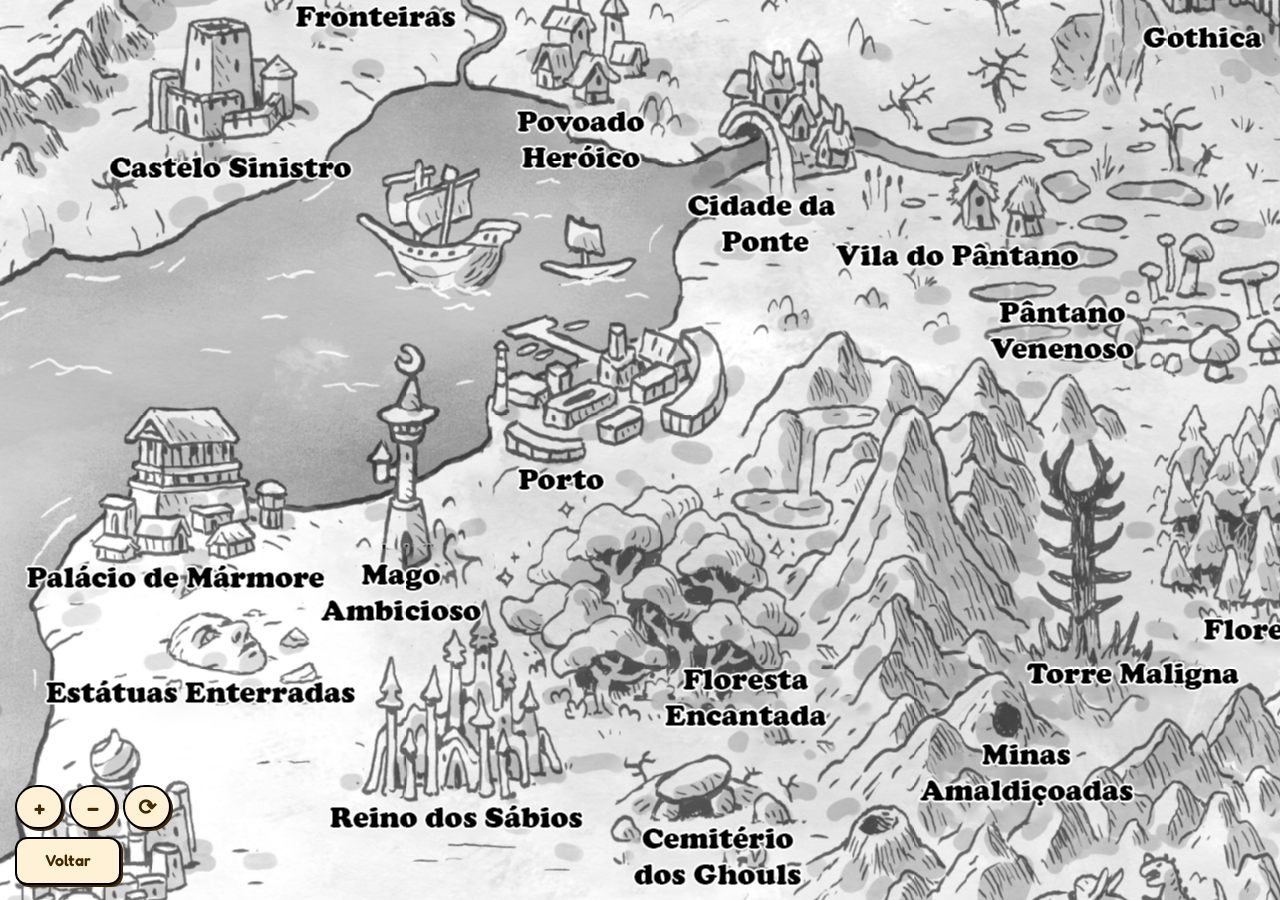
<file: cenario/cenario_mapa.htm>
<html>
<head>
    <meta name="viewport" content="width=device-width, initial-scale=1.0, maximum-scale=1.0, user-scalable=no">

    <link rel="stylesheet" href="../recursos/estilos/pagina.css">
    <link rel="stylesheet" href="../recursos/estilos/texto.css">
    <link rel="stylesheet" href="../recursos/estilos/topico.css">
    <link rel="stylesheet" href="../recursos/estilos/menu_overlay.css">
    <link rel="stylesheet" href="../recursos/estilos/imagens.css">
    <link rel="stylesheet" href="../recursos/estilos/mapa.css">
    <script src="../recursos/scripts/menu_overlay.js"></script>
    

    <title>Capivaras & Calabouços - Mapa de Phantasia</title>
    <link rel="icon" type="image/x-icon" href="../favicon.ico">
</head>

<body>

    <div id="viewport">
        <img id="imagem" src="../recursos/imagens/locais/mapa_phantasia.png" alt="">
    </div>

    <div id="controlesMapa">

        <div class="grupoZoom">

            <button
                class="botaoZoom"
                id="zoomMais"
                aria-label="Aumentar zoom">
                +
            </button>

            <button
                class="botaoZoom"
                id="zoomMenos"
                aria-label="Diminuir zoom">
                −
            </button>

            <button
                class="botaoZoom"
                id="zoomReset"
                aria-label="Restaurar tamanho">
                ⟳
            </button>

        </div>

        <a
            class="botaoVoltarMapa"
            href="./cenario_locais.htm">
            Voltar
        </a>

    </div>

    <script src="../recursos/scripts/mapa.js"></script>

</body>
</html>
</file>
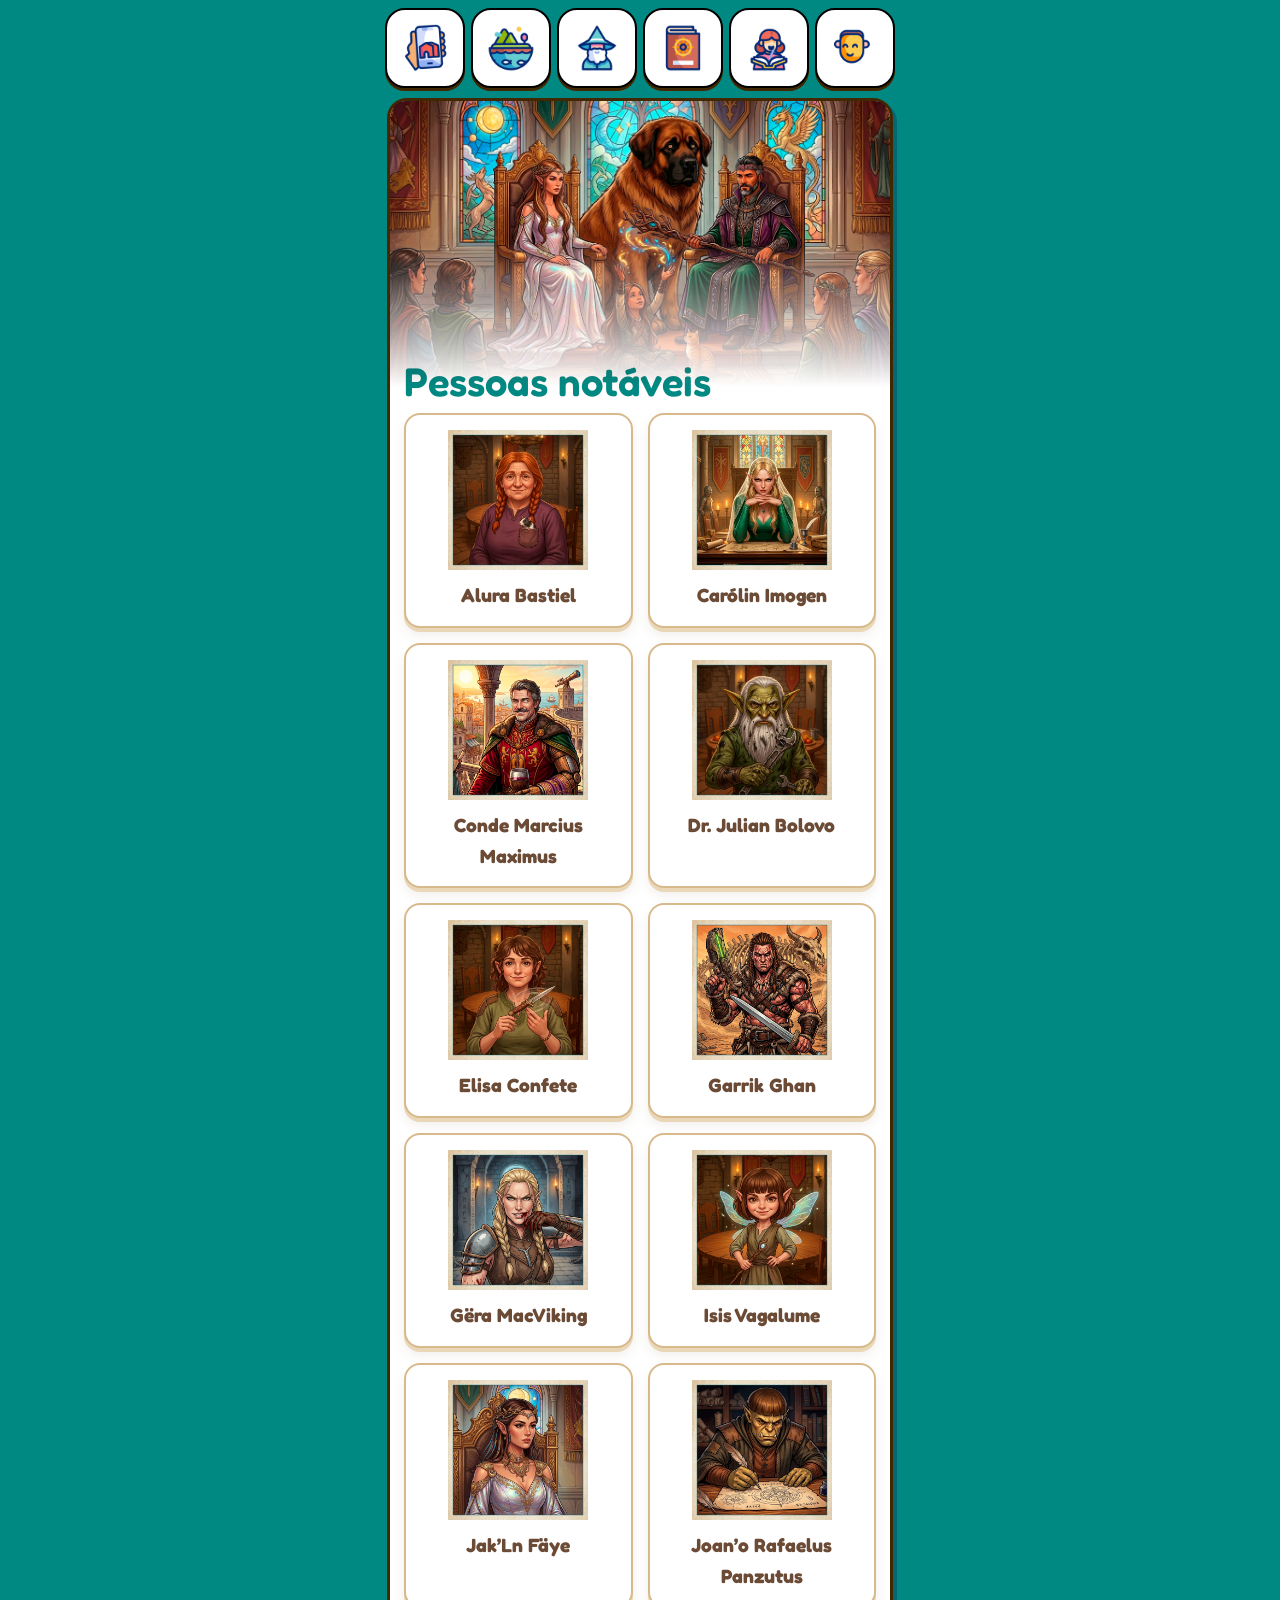
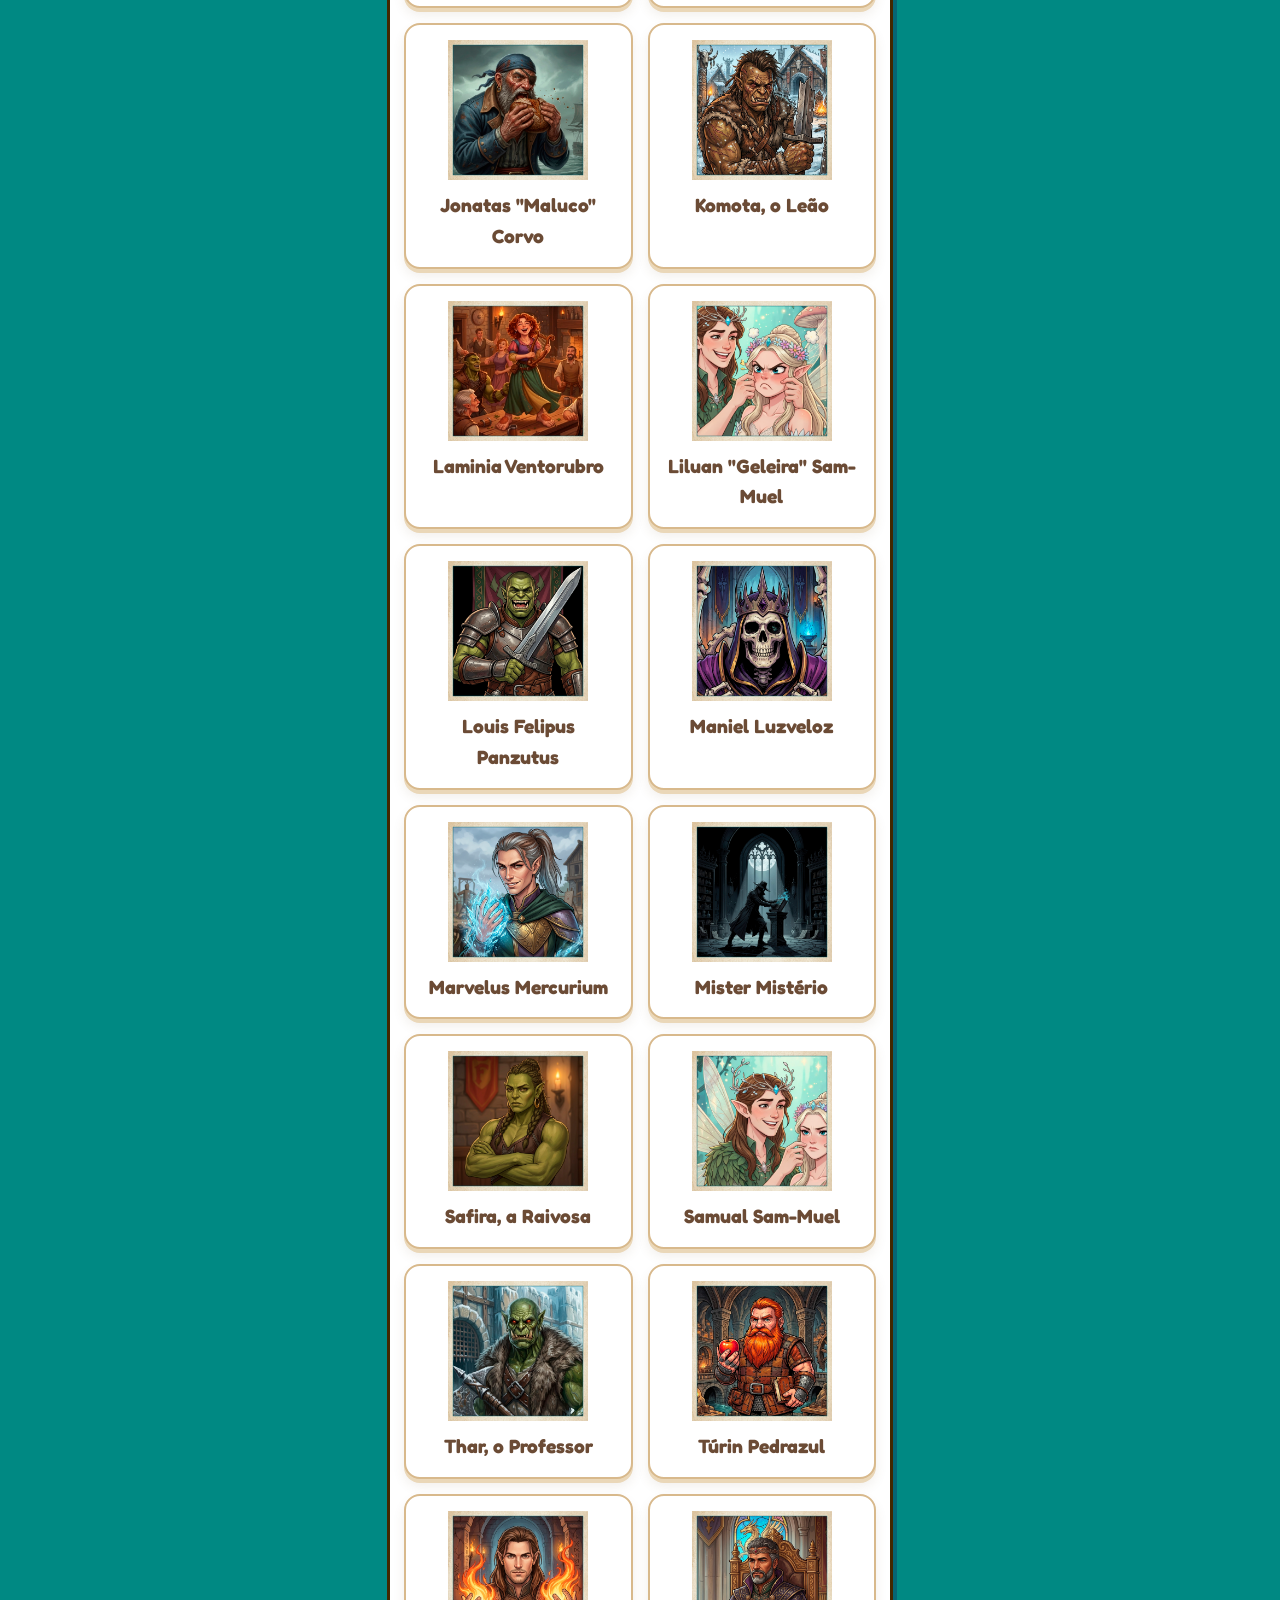
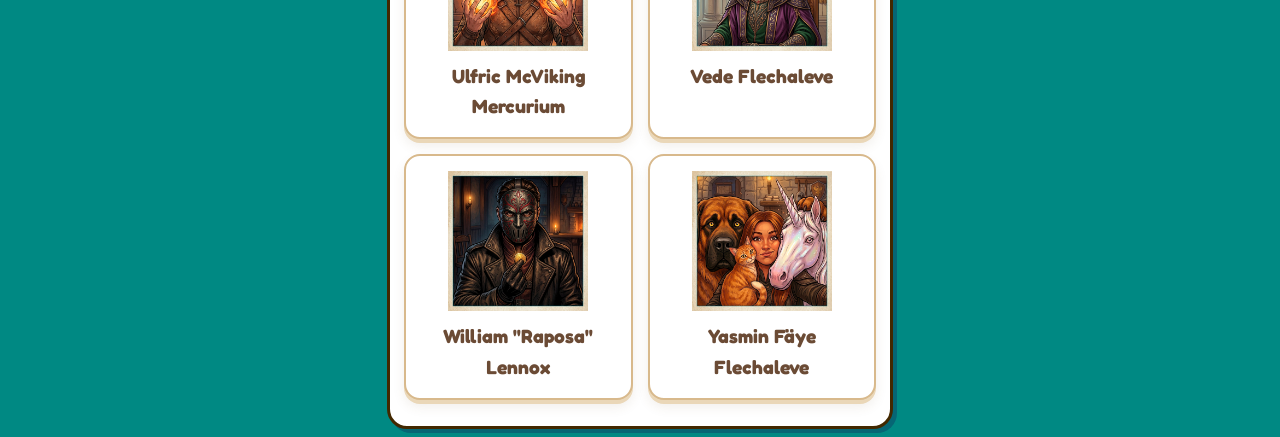
<file: cenario/cenario_pessoas.htm>
<html>
    <head>
        <title>Capivaras & Calabouços - Locais importantes</title>
        <link rel="icon" type="image/x-icon" href="../favicon.ico">
        <link rel="stylesheet" href="../recursos/estilos/pagina.css">
        <link rel="stylesheet" href="../recursos/estilos/texto.css">
        <link rel="stylesheet" href="../recursos/estilos/topico.css">
        <link rel="stylesheet" href="../recursos/estilos/menu_overlay.css">
        <link rel="stylesheet" href="../recursos/estilos/imagens.css">
        <link rel="stylesheet" href="../recursos/estilos/personagens.css">
        <meta name="viewport" content="width=device-width, initial-scale=1.0">
    </head>

    <body>
        <script src="../recursos/scripts/menu_overlay.js"></script>
        <script src="../recursos/scripts/topo.js"></script>

        <div id="navJogador" class="overlay">
            <a href="javascript:void(0)" class="closebtn" onclick="fechaJogador()">X</a>
            <div class="overlay-content">
                <a href="../jogador/jogador_index.htm">Olá, Jogador!</a>
                <a href="../jogador/jogador_criando.htm">Criando e Ficha</a>
                <a href="../jogador/jogador_especies.htm">Espécies</a>
                <a href="../jogador/jogador_classes.htm">Classes</a>
                <a href="../jogador/jogador_caracteristicas.htm">Características</a>
                <a href="../jogador/jogador_vantagens.htm">Vantagens</a>
                <a href="../jogador/jogador_desvantagens.htm">Desvantagens</a>
                <a href="../jogador/jogador_habilidades.htm">Habilidades</a>
                <a href="../jogador/jogador_grimorio.htm">Grimório</a>
            </div>
        </div>

        <div id="navMestre" class="overlay">
            <a href="javascript:void(0)" class="closebtn" onclick="fechaMestre()">X</a>
            <div class="overlay-content">
                <a href="../mestre/mestre_index.htm">Olá, Mestre!</a>
                <a href="../mestre/mestre_conceitos.htm">Conceitos</a>
                <a href="../mestre/mestre_preparacao.htm">Preparação</a>
                <a href="../mestre/mestre_acordo.htm">Acordo social</a>
                <a href="../mestre/mestre_mestrando.htm">Mestrando</a>
                <a href="../mestre/mestre_bestiario.htm">Bestiário</a>
                <a href="../mestre/mestre_ganchos.htm">Ganchos</a>
            </div>
        </div>

        <div id="navCenario" class="overlay">
            <a href="javascript:void(0)" class="closebtn" onclick="fechaCenario()">X</a>
            <div class="overlay-content">
                <a href="./cenario_phantasia.htm">Breve história</a>
                <a href="./cenario_locais.htm">Locais importantes</a>
                <a href="./cenario_pessoas.htm">Pessoas notáveis</a>
                <a href="./cenario_grupos.htm">Grupos influentes</a>
                <a href="./cenario_mapa.htm">Mapa de Phantasia</a>
            </div>
        </div>
        
        <div id="navRegras" class="overlay">
            <a href="javascript:void(0)" class="closebtn" onclick="fechaRegras()">X</a>
            <div class="overlay-content">
                <a href="../regras/regras_gerais.htm">Regras gerais</a>
                <a href="../regras/regras_combate.htm">Combate</a>
                <a href="../regras/regras_magia.htm">Magia</a>
            </div>
        </div>

        <div id="navInterpretando" class="overlay">
            <a href="javascript:void(0)" class="closebtn" onclick="fechaInterpretando()">X</a>
            <div class="overlay-content">
                <a href="../interpretando/interpretando_index.htm">Interpretando</a>
                <a href="../interpretando/interpretando_arquetipos.htm">Arquétipos</a>
                <a href="../interpretando/interpretando_ficha.htm">Ficha de Personagem</a>
            </div>
        </div>
        
        <div class="menuBarra">
            <a href="../index.htm">
                <button class="botaoIcone" role="button" title="Início">
                    <img src="../recursos/imagens/icones/icone_inicio.gif" class="icone-menu">
                </button>
            </a>

            <button class="botaoIcone" role="button" onclick="abreCenario()" title="Cenário">
                <img src="../recursos/imagens/icones/icone_cenario.gif" class="icone-menu">
            </button>

            <button class="botaoIcone" role="button" onclick="abreJogador()" title="Jogador">
                <img src="../recursos/imagens/icones/icone_jogador.gif" class="icone-menu">
            </button>

            <button class="botaoIcone" role="button" title="Regras" onclick="abreRegras()">
                <img src="../recursos/imagens/icones/icone_regras.gif" class="icone-menu">
            </button>

            <button class="botaoIcone" role="button" onclick="abreMestre()" title="Mestre">
                <img src="../recursos/imagens/icones/icone_mestre.gif" class="icone-menu">
            </button>

            <button class="botaoIcone" role="button" onclick="abreInterpretando()" title="Interpretando">
                <img src="../recursos/imagens/icones/icone_interpretando.gif" class="icone-menu">
            </button>
        </div>

        <div id="conteudoPrincipal" class="conteudoPrincipal">
            <img src="../recursos/imagens/cabecalhos/cabecalho_pessoas.png" class="imagem-cabecalho">
            <div class="blocoConteudo">
                <span class="titulo">Pessoas notáveis</span>

                <div class="blocoPersonagens">

                    <details class="topico-personagem">
                        <summary class="subtitulo">
                            <img src="../recursos/imagens/personagens/alura_bastiel.png" class="iconeImagem">
                            <span>Alura Bastiel</span>
                        </summary>
                        <p>
                            Representante dos humanos no Reino dos Sábios, Alura é conhecida por sua mente rápida e língua afiada, capaz de transformar qualquer 
                            debate em um jogo de estratégia onde raramente sai em desvantagem. Vivaz, perspicaz e sempre atenta, ela lê situações e pessoas 
                            com precisão quase cirúrgica, explorando brechas e oportunidades com a elegância de quem domina tanto a política quanto a retórica.
                        </p>
                        <p>
                            Sua presença é marcante e, por vezes, intimidadora, pois Alura não hesita em confrontar ideias ou desafiar figuras de autoridade quando 
                            acredita estar certa, tornando-se uma das vozes mais influentes e imprevisíveis entre os representantes do Reino dos Sábios.
                        </p>
                        <p>
                            Não vai a lugar nenhum sem seu rato de estimação, Pierre.
                        </p>
                        <button type="button" class="fechar-topico">Fechar tópico</button>
                    </details>

                    <details class="topico-personagem">
                        <summary class="subtitulo">
                            <img src="../recursos/imagens/personagens/carolin_imogen.png" class="iconeImagem">
                            <span>Carólin Imogen</span>
                        </summary>
                        <p>
                            Representante dos elfos no Reino dos Sábios, Carólin é uma figura que parece transcender os próprios padrões de beleza e elegância 
                            de seu povo, sendo amplamente considerada a mais bela entre eles não apenas por sua aparência, mas pela harmonia de sua presença, 
                            voz e postura.
                        </p>
                        <p>
                            Sua atuação política é marcada por uma serenidade firme e uma inteligência sutil, capaz de influenciar decisões com poucas palavras, 
                            sempre escolhidas com precisão quase poética. Carólin carrega consigo o peso de representar uma das culturas mais antigas de Phantasia, 
                            e o faz com graça e autoridade, sendo ao mesmo tempo admirada, respeitada e, por vezes, subestimada por aqueles que confundem sua delicadeza 
                            com fragilidade.
                        </p>
                        <p>
                            E a verdade não poderia ser mais diferente disso: no fundo, e nas sombras, Carólin é uma das jogadoras mais frias e cruéis no jogo 
                            político de Phantasia.
                        </p>
                        <button type="button" class="fechar-topico">Fechar tópico</button>
                    </details>

                    <details class="topico-personagem">
                        <summary class="subtitulo">
                            <img src="../recursos/imagens/personagens/marcius_maximus.png" class="iconeImagem">
                            <span>Conde Marcius Maximus</span>
                        </summary>
                        <p>
                            O governante da Cidade das Sandálias, Conde Marcius Maximus, é um humano cuja autoridade combina tradição, carisma e um toque de 
                            sofisticação cosmopolita. Um erudito conhecido por sua visão aguçada para os negócios e por sua habilidade em mediar conflitos 
                            entre comerciantes, artistas e guildas da cidade, ele transformou a metrópole em um verdadeiro centro cultural e acadêmico do Reinado.
                        </p>
                        <p>
                            Apesar de sua postura  elegante e formal, Marcius possui um senso estratégico aguçado (herança de sua atuação como consultor estrategista 
                            para assuntos de segurança), sempre atento aos detalhes que podem garantir prosperidade ou prevenir crises. Sua liderança é marcada por 
                            equilíbrio: respeitado pelos cidadãos e temido pelos adversários, ele consegue manter a Cidade das Sandálias tanto como palco de 
                            grandes espetáculos quanto como um bastião de poder e influência.
                        </p>
                        <p>
                            Ele perdeu olho e braço esquerdos na Guerra do Lich, desde então usando uma prótese mecânica construída pelo Dr. Bolovo.
                        </p>
                        <button type="button" class="fechar-topico">Fechar tópico</button>
                    </details>

                    <details class="topico-personagem">
                        <summary class="subtitulo">
                            <img src="../recursos/imagens/personagens/julian_bolovo.png" class="iconeImagem">
                            <span>Dr. Julian Bolovo</span>
                        </summary>
                        <p>
                            Representante dos goblins no Reino dos Sábios, Julian é uma figura inesperadamente respeitável e sofisticada, que desafia os 
                            estereótipos associados ao seu povo. Conhecido por sua inteligência aguçada e domínio de diversas áreas do conhecimento - principalmente 
                            mecânica -, ele combina perspicácia científica com astúcia política, transformando debates complexos em oportunidades para avanços 
                            tecnológicos. Ele é meticuloso, detalhista e raramente subestima seus interlocutores, conseguindo fazer com que até os mais preconceituosos 
                            reconheçam a voz e o peso dos goblins nas decisões do Reinado.
                        </p>
                        <p>
                            Apesar de sua postura racional e controlada, há uma energia inquieta nele, típica de sua espécie, que o torna imprevisível e fascinante, 
                            sempre pronto a apresentar soluções criativas para problemas que outros considerariam insolúveis.
                        </p>
                        <button type="button" class="fechar-topico">Fechar tópico</button>
                    </details>

                    <details class="topico-personagem">
                        <summary class="subtitulo">
                            <img src="../recursos/imagens/personagens/elisa_confete.png" class="iconeImagem">
                            <span>Elisa Confete</span>
                        </summary>
                        <p>
                            Representante dos hobbits no Reino dos Sábios, Elisa é frequentemente subestimada à primeira vista, mas provou ser uma das mentes 
                            mais sagazes e observadoras entre os líderes do Reinado. Com uma postura leve, sorriso constante e uma habilidade natural para criar 
                            conexões, ela prefere influenciar pelos detalhes, palavras bem colocadas e uma leitura apurada do ambiente. Elisa valoriza equilíbrio, 
                            bem-estar e soluções práticas, trazendo uma perspectiva única às discussões mais complexas.
                        </p>
                        <p>
                            Por trás de sua aparência acolhedora, existe uma estrategista discreta, que entende que, muitas vezes, são os movimentos mais 
                            sutis que realmente moldam o rumo das decisões.
                        </p>
                        <p>
                            Quando perguntam sobre sua cicatriz no pescoço, ela apenas sorri e diz que é uma lembrança de alguém querido.
                        </p>
                        <button type="button" class="fechar-topico">Fechar tópico</button>
                    </details>

                    <details class="topico-personagem">
                        <summary class="subtitulo">
                            <img src="../recursos/imagens/personagens/garrick_ghan.png" class="iconeImagem">
                            <span>Garrik Ghan</span>
                        </summary>
                        <p>
                            Esse formidável e violento guerreiro é o líder dos Bodes Brancos, o grupo de saqueadores mais brutal e temido de Phantasia, que 
                            chama de lar uma vila nas Terras Ruins.
                        </p>
                        <p>
                            Esqueça os estereótipos: Garrik é inteligente, culto até, e um estudioso de literatura e tecnologias não arcanas. Recebeu a alcuna de "O 
                            Colecionador" por juntar em sua grande casa uma grande coleção de máquinas e tecnologias. Seu maior tesouro é uma pistola alienígena (que 
                            ele, nem ninguém, sabem que não é desse planeta).
                        </p>
                        <p>
                            Há alguns anos, Garrik tropeçou na Ruína Estelas, sem saber o que era. Ali ele encontrou uma pistola alienígena que traz consigo desde então, 
                            que usa para subjulgar outros grupos de bandidos, se estabelecendo como o mais forte deles. Ele nunca mais encontrou a Ruína, e ele 
                            procurou muito, em busca de novas tecnologias bélicas como essa.
                        </p>
                        <p>
                            Reencontrar esse lugar tem sido sua maior obsessão. Principalmente porque ele sabe que sua pistola está quase sem projéteis.
                        </p>
                        <button type="button" class="fechar-topico">Fechar tópico</button>
                    </details>

                    <details class="topico-personagem">
                        <summary class="subtitulo">
                            <img src="../recursos/imagens/personagens/gera_mcviking.png" class="iconeImagem">
                            <span>Gëra MacViking</span>
                        </summary>
                        <p>
                            Líder dos Vândalos, Gera é uma elfa que rompe com tudo o que se espera de seu povo, trocando a tradição refinada por uma vida de conflito, 
                            liberdade e intensidade. Alta, imponente e marcada por uma presença quase intimidadora, ela é tão explosiva quanto imprevisível em combate, 
                            liderando com ferocidade e exemplo direto.
                        </p>
                        <p>
                            Ainda assim, fora do campo de batalha, revela uma faceta inesperada: é mãe amorosa, leal até o fim aos seus aliados, mantém um código de 
                            conduta próprio e surpreende muitos com sua educação firme e hospitalidade sincera, desde que respeitada.
                        </p>
                        <p>
                            Gëra foi famosa em tempos antigos como aventureira, atuando com o grupo Quatrocinco durante a Guerra do Lich, junto com seu ex-marido 
                            Marvelus (eles ainda se amam 🫶) e seu filho Ulfric. Uma cavaleira feroz e disciplinada, era a estrategista de batalha do grupo e seus planos
                            de ataque ou defesa quase nunca falharam.                            
                        <p>
                            Se os diversos grupos de Vândalos hoje são uma unidade até que coesa e com "leis" homogêneas, é pelo trabalho dela.
                        </p>
                        <button type="button" class="fechar-topico">Fechar tópico</button>
                    </details>

                    <details class="topico-personagem">
                        <summary class="subtitulo">
                            <img src="../recursos/imagens/personagens/isis_vagalume.png" class="iconeImagem">
                            <span>Isis Vagalume</span>
                        </summary>
                        <p>
                            Representante das fadas no Reino dos Sábios, Isis é uma presença enigmática, mas sábia. Ágil de pensamento e delicada em palavras, ela 
                            é capaz de transmitir ideias complexas com a leveza de um sussurro, conquistando respeito sem precisar levantar a voz. Isis atua como 
                            ponte entre a existência idílica das fadas e as realidades políticas de Phantasia, trazendo uma visão voltada para harmonia, equilíbrio 
                            e preservação, mas sempre atenta às sutilezas que podem alterar o destino do reino.
                        </p>
                        <p>
                            Seu olhar perspicaz e comportamento quase imaterial escondem uma mente estratégica, capaz de antecipar movimentos de aliados e adversários 
                            com uma precisão que poucos conseguem compreender. Tal qual a própria magia crua, fadas podem ser imprevisíveis.
                        </p>
                        <button type="button" class="fechar-topico">Fechar tópico</button>
                    </details>

                    <details class="topico-personagem">
                        <summary class="subtitulo">
                            <img src="../recursos/imagens/personagens/jackln_faye.png" class="iconeImagem">
                            <span>Jak’Ln Fäye</span>
                        </summary>
                        <p>
                            Rainha de Phantasia, Jak’Ln é uma elfa cuja presença é tão cativante quanto estratégica. Dotada de uma beleza marcante e de 
                            um carisma quase sobrenatural, ela domina a arte da diplomacia com naturalidade impressionante. Em salões políticos, encontros 
                            formais ou conversas casuais, sua habilidade de conduzir diálogos e influenciar decisões faz com que poucos sequer percebam 
                            quando já foram convencidos. Ela é o coração social do Reinado.
                        </p>
                        <p>
                            Por trás de sua aparência graciosa, no entanto, existe uma mente extremamente calculista e atenta. Jak’Ln compreende pessoas 
                            com profundidade, identificando motivações, medos e desejos de forma inquietante. Sua influência se estende por cortes e 
                            conselhos, tornando-a uma peça essencial na manutenção do equilíbrio político do reino.
                        </p>
                        <button type="button" class="fechar-topico">Fechar tópico</button>
                    </details>

                    <details class="topico-personagem">
                        <summary class="subtitulo">
                            <img src="../recursos/imagens/personagens/joano_panzutus.png" class="iconeImagem">
                            <span>Joan’o Rafaelus Panzutus</span>
                        </summary>
                        <p>
                            Prefeito do Povoado Heroico, Joan’o Rafaelus é um meio-orc que contrasta com o irmão em quase tudo, exceto no carisma. Enquanto Louis 
                            domina arenas, Joan’o conquistou corações com sua arte. Bardo de certa fama pelo reino, ele se tornou conhecido por uma habilidade rara 
                            e mágica: seus desenhos ganham vida. Criaturas esboçadas em pergaminhos podem se mover, interagir e até auxiliar em pequenas tarefas, 
                            como se fossem extensões da própria imaginação do artista. Essa dádiva fez de Joan’o uma figura querida e, ao mesmo tempo, intrigante.
                        </p>
                        <p>
                            Como prefeito, ele governa de maneira pouco convencional, usando sua arte e sensibilidade para resolver conflitos e inspirar a população. 
                            O Povoado Heroico, sob sua liderança, tornou-se um lugar vibrante, onde histórias são celebradas e onde aventureiros encontram não 
                            apenas descanso, mas também propósito. Ainda assim, há quem questione os limites de seu poder: e o que acontece quando uma obra ganha vida, 
                            mas decide não obedecer a seu criador?
                        </p>
                        <button type="button" class="fechar-topico">Fechar tópico</button>
                    </details>

                    <details class="topico-personagem">
                        <summary class="subtitulo">
                            <img src="../recursos/imagens/personagens/jonatas_corvo.png" class="iconeImagem">
                            <span>Jonatas "Maluco" Corvo</span>
                        </summary>
                        <p>
                            Um dos piratas mais famosos de Phantasia, Jonatas é o temido e respeitado capitão do Rubi Verde, um navio cuja reputação atravessa mares 
                            e histórias. Ofender seu navio é pior do que ofender sua mãe.
                        </p>
                        <p>
                            Astuto, carismático e com um senso de justiça peculiar, ele escolhe seus 
                            alvos com cuidado, atacando apenas aqueles que considera “maus senhores e exploradores”, o que lhe rendeu uma fama quase lendária entre 
                            os oprimidos e minorias e uma lista crescente de inimigos entre a elite.
                        </p>
                        <p>
                            Seu comando é firme, mas leal e justo, e sua tripulação o segue não apenas por temor, mas por respeito genuíno. Entre combates navais ousados 
                            e fugas improváveis, Jonatas construiu uma imagem que oscila entre fora da lei e herói, dependendo de quem conta a história.
                        </p>
                        <p>
                            Jonatas foi famoso em tempos antigos como aventureiro, atuando com o grupo Quatrocinco durante a Guerra do Lich, onde firmou uma amizade 
                            forte com Thar, o único ser que consegue tirá-lo do mar de tempos em tempos. Sua ousadia e coragem (e ok, sua loucura também) levaram o 
                            grupo à vitória inúmeras vezes.                           
                        </p>
                        <p>
                            Ele já foi o melhor atirador de Phantasia... verdade seja dita, ele ainda é, só não se importa mais em provar isso. Durante a Guerra, uma 
                            bruxa que foi prova disso o amaldiçoou a ter um dos olhos queimando aleatoriamente com fogo mágico. E é por isso que usa um tapa-olhos, 
                            sempre alternando o lado.
                        </p>
                        <button type="button" class="fechar-topico">Fechar tópico</button>
                    </details>

                    <details class="topico-personagem">
                        <summary class="subtitulo">
                            <img src="../recursos/imagens/personagens/komota_leao.png" class="iconeImagem">
                            <span>Komota, o Leão</span>
                        </summary>
                        <p>
                            Komota, um meio-orc de presença colossal, é o autoproclamado bárbaro mais forte de Phantasia e líder absoluto de sua tribo nas duras 
                            terras da Desolação de Gelo. Sua força física é tão impressionante quanto sua confiança; muitos dizem que exagerada, mas poucos 
                            ousam contestar abertamente.
                        </p>
                        <p>
                            Forjado por um ambiente implacável, ele lidera com autoridade direta, valorizando coragem, resistência e lealdade acima de tudo.
                        </p>
                        <p>
                            Apesar de sua natureza bruta e impulsiva, há nele um instinto de liderança genuíno, capaz de unir guerreiros sob uma causa comum e 
                            enfrentar ameaças que fariam outros recuar. Para seus seguidores, ele é mais do que um chefe: é um símbolo de sobrevivência e poder 
                            em um mundo que raramente perdoa fraqueza.
                        </p>
                        <p>
                            Fato engraçado: não existem leões em Phantasia! Komota diz que, uma noite, sonhou que estava em um mundo estranho cheio de criaturas 
                            majestosas e pessoas estranhas, que tentaram prendê-lo e espetaram seu corpo com agulhas que tiravam sangue em tubos. Ele disse também
                            que um dos homens que cuidava da sua cela estava vendo, através de uma caixa mágica, animais chamados leões caçando, e o narrador dizia
                            que eles eram os reis da selva.
                        </p>
                        <button type="button" class="fechar-topico">Fechar tópico</button>
                    </details>

                    <details class="topico-personagem">
                        <summary class="subtitulo">
                            <img src="../recursos/imagens/personagens/laminia_ventorubro.png" class="iconeImagem">
                            <span>Laminia Ventorubro</span>
                        </summary>
                        <p>
                            Laminia é uma das bardas mais célebres de todo o Reinado, conhecida por sua voz marcante e pela intensidade mágica com que transforma 
                            histórias em experiências vivas para quem a escuta. Suas canções não são apenas entretenimento, mas registros emocionais de batalhas, 
                            perdas e triunfos que moldaram Phantasia.
                        </p>
                        <p>
                            Durante a Guerra do Lich, ela acompanhou o lendário grupo formado por Thar, Ulfric, Jonatas, Gëra e Marvelus, atuando não só como cronista, 
                            mas como peça ativa nos conflitos, usando sua arte para inspirar aliados, desestabilizar inimigos e influenciar o próprio curso 
                            das batalhas.
                        <p>
                            Após a guerra, ela se tornou uma figura quase mítica, viajando pelo reino e espalhando as histórias daquele tempo sombrio, embora nem tudo 
                            o que conte seja necessariamente literal. Há quem diga que suas músicas escondem segredos, códigos e até fragmentos de magia antiga, 
                            compreendidos apenas por poucos.
                        </p>
                        <p>
                            A pequena hobbit ama essa aura mística, mas a verdade é que ela apenas conta histórias, não segredos ancestrais. Mas artisticamente é 
                            tao divertido que ela não pretende acabar com o mistério.
                        </p>
                        <p>
                            Carismática e enigmática, ela mantém laços com antigos companheiros, mas segue um caminho próprio, sempre em movimento, como o vento 
                            que vem do sul que inspira seu nome, levando consigo não apenas canções, mas ecos de um passado que ainda insiste em não descansar.
                        </p>
                        <button type="button" class="fechar-topico">Fechar tópico</button>
                    </details>

                    <details class="topico-personagem">
                        <summary class="subtitulo">
                            <img src="../recursos/imagens/personagens/liluan_sammuel.png" class="iconeImagem">
                            <span>Liluan "Geleira" Sam-Muel</span>
                        </summary>
                        <p>
                            Rainha das Fadas e governante de facto de seu reino, Liluan é a verdadeira força política por trás da estabilidade e poder das terras 
                            feéricas, conduzindo decisões com uma mente fria, precisa e extremamente estratégica.
                        </p>
                        <p>
                            Calculista em seus julgamentos e sempre vários 
                            passos à frente, ela equilibra razão e justiça com uma elegância silenciosa, garantindo que cada escolha beneficie não apenas o presente, 
                            mas o futuro de seu povo.
                        </p>
                        <p>
                            Apesar de sua postura reservada e, por vezes, intimidadora, Liluan é conhecida por sua doçura contida e senso de equidade, tratando aliados 
                            e súditos com respeito e firmeza. Aqueles que a subestimam por sua delicadeza rapidamente percebem que sua verdadeira força 
                            está na clareza de pensamento e na capacidade de agir sem hesitação quando o equilíbrio de seu reino está em jogo.
                        </p>
                        <p>
                            A única coisa que ela ama mais do que política é seu marido, o rei Samual. Mas ela nunca vai deixar transparecer na frente dos outros
                            que ela adora ser "perturbada" pelos carinhos dele.
                        </p>
                        <button type="button" class="fechar-topico">Fechar tópico</button>
                    </details>

                    <details class="topico-personagem">
                        <summary class="subtitulo">
                            <img src="../recursos/imagens/personagens/louis_panzutus.png" class="iconeImagem">
                            <span>Louis Felipus Panzutus</span>
                        </summary>
                        <p>
                            Ex-campeão do coliseu da Cidade das Sandálias, Louis Felipus construiu sua reputação tanto com a 
                            força bruta quanto com uma presença de palco inigualável. Meio-orc de porte imponente, ele conquistou multidões 
                            com suas vitórias e pelo espetáculo que criava a cada combate, sempre teatral, provocador e surpreendente. Após se 
                            aposentar invicto, assumiu a organização dos jogos, transformando-os em eventos ainda mais grandiosos, onde estratégia, 
                            entretenimento e política se misturam sob sua supervisão.
                        </p>
                        <p>
                            Extremamente carismático e dono de uma lábia afiada, ele transita com facilidade entre diferentes culturas e classes sociais, 
                            dominando inúmeros idiomas e adaptando-se a qualquer ambiente. Muitos o veem como um mestre da negociação disfarçado de showman. 
                            Seja lidando com lutadores, nobres ou figuras duvidosas, Louis mantém sua posição no centro de tudo, onde o espetáculo acontece e 
                            as verdadeiras apostas são feitas.
                        </p>
                        <button type="button" class="fechar-topico">Fechar tópico</button>
                    </details>

                    <details class="topico-personagem">
                        <summary class="subtitulo">
                            <img src="../recursos/imagens/personagens/maniel_luzveloz.png" class="iconeImagem">
                            <span>Maniel Luzveloz</span>
                        </summary>
                        <p>
                            Conhecido como o Rei Lich, Maniel Luzveloz é um elfo cuja história transformou-se em lenda e pesadelo para toda Phantasia. Antigo 
                            conselheiro real e mago prodigioso, ele abandonou a vida mortal há décadas, fundindo sua essência à necromancia para alcançar poder 
                            absoluto e imortalidade.
                        </p>
                        <p>
                            Sua presença é sentida mesmo na ausência; o Castelo Sinistro, agora seu domínio, emana uma aura de terror e 
                            magia corrompida, protegida por soldados zumbis, criaturas sombrias e barreiras que desafiam qualquer invasor.
                        </p>
                        <p>
                            Apesar de seu silêncio e distância, cada movimento, cada plano e cada criatura que envia refletem uma mente brilhante e cruel, capaz de 
                            manipular aliados e inimigos com a mesma precisão de um maestro regendo sua sinfonia macabra.
                        </p>
                        <p>
                            Maniel não é apenas uma força de destruição, mas um estrategista paciente, observando o mundo por décadas enquanto acumula conhecimento 
                            e poder. Alguns acreditam que ele busca algo além da dominação: segredos esquecidos, artefatos impossíveis e magias antigas capazes de 
                            alterar a própria realidade. A história conta que ele foi responsável por transformar regiões inteiras, como a Floresta Negra e as Minas 
                            Amaldiçoadas, deixando marcas indeléveis de sua influência.
                        </p>
                        <p>
                            Para muitos, enfrentar Maniel Luzveloz não é apenas confrontar um inimigo;  é encarar um século de ambição, astúcia e magia imortal, um 
                            desafio para o qual poucos estariam verdadeiramente preparados.
                        </p>
                        <p>
                            Um detalhe desconhecido sobre ele: Maniel testou a magia lich em um besouro antes de si mesmo, que é hoje seu pet. Jones, o besouro. Ele 
                            gosta de descansar nas cavidades oculares de Maniel. Pois é...
                        </p>
                        <p>
                            <span class="marca-texto">Dica para o mestre:</span> se você quiser usar o Rei Lich na sua aventura, seja criativo sobre o motivo pelo 
                            qual ele buscou imortalidade e se corrompeu. Pura maldade pode ser divertido mas perde a graça rápido...
                        </p>
                        <button type="button" class="fechar-topico">Fechar tópico</button>
                    </details>

                    <details class="topico-personagem">
                        <summary class="subtitulo">
                            <img src="../recursos/imagens/personagens/marvelus_mercurium.png" class="iconeImagem">
                            <span>Marvelus Mercurium</span>
                        </summary>
                        <p>
                            Marvelus é um meio-elfo de ambição refinada, cuja vida solitária em uma torre isolada esconde uma mente inquieta e sempre em busca de mais 
                            conhecimento e poder para derrotar Maniel. Mago talentoso e membro dos enigmáticos Língua de Prata — uma ordem antiga de bardos conhecidos 
                            por sua influência e eloquência — ele combina magia e palavras com igual maestria, sendo capaz de encantar tanto em batalha quanto 
                            em conversas.
                        </p>
                        <p>
                            Galanteador por natureza, ele mantém uma relação complexa com seu passado, especialmente com Gëra, sua antiga companheira, por quem ainda 
                            nutre sentimentos, e com seu filho Ulfric, a quem observa com orgulho e preocupação.
                        </p>
                        <p>
                            Entre estudos arcanos, intrigas sutis e laços não resolvidos, ele caminha por uma linha tênue entre o poder que deseja alcançar e as 
                            conexões que ainda o mantêm humano.
                        </p>
                        <p>
                            Marvelus foi famoso em tempos antigos como aventureiro, atuando com o grupo Quatrocinco durante a Guerra do Lich, junto com sua ex-esposa 
                            (eles ainda se amam 🫶 e a culpa é dele, que se isolou em sua torre) e seu filho. Um mago inteligentíssimo, apesar de indiciplinado, 
                            ajudava sua esposa nas estratégidas do grupo.                           
                        <p>
                            Talvez em Phantasia seu poder mágico bruto hoje esteja abaixo apenas do de Maniel.
                        </p>
                        <button type="button" class="fechar-topico">Fechar tópico</button>
                    </details>

                    <details class="topico-personagem">
                        <summary class="subtitulo">
                            <img src="../recursos/imagens/personagens/mister_misterio.png" class="iconeImagem">
                            <span>Mister Mistério</span>
                        </summary>
                        <p>
                            Conhecido em todo Phantasia como o ladrão mais astuto e audacioso do reino, ele ganhou fama não apenas por seus furtos impossíveis, mas 
                            pelo toque teatral com que deixa sua assinatura: uma interrogação mágica, flutuando no ar ou gravada de forma sobrenatural, desafiando 
                            autoridades e provocando rumores por onde passa.
                        </p>
                        <p>
                            Mestre em furtividade, disfarces e estratégias inesperadas, ele desaparece sem deixar 
                            rastros, confundindo vítimas, guardas e até aliados sobre como alguém poderia cometer crimes tão ousados. Sua identidade permanece um 
                            mistério absoluto, alimentando lendas e teorias sobre quem realmente se esconde por trás de cada golpe perfeito.
                        </p>
                        <p>
                            O que ninguém sabe é que ele é um doppelganger.
                        </p>
                        <p>
                            Poucos conseguem persegui-lo por muito tempo, pois sua astúcia vai além da habilidade física: ele parece sempre um passo à frente, 
                            antecipando planos e explorando fraquezas com inteligência calculada. Histórias contam que ele não rouba apenas por ganância, mas por 
                            diversão e desafio intelectual, transformando cada golpe em um enigma elaborado para testar o mundo que o caça.
                        </p>
                        <p>
                            Enquanto as autoridades e aventureiros tentam decifrar sua identidade, o ladrão continua a se mover nas sombras de Phantasia, deixando 
                            sempre a interrogação mágica como lembrete de que esteve ali e que ninguém jamais saberá como.
                        </p>
                        <p>
                            <span class="marca-texto">Dica para o mestre:</span> o cartão de visitas de Mistério pode ser qualquer coisa: uma rosa amarela, um grafite 
                            de um rato, um literal cartão de visitas etc. Seja criativo!
                        </p>
                        <p>
                            Já sobre quem realmente é ele, fica a seu critério. Foi sugerido ser um doppelganger, mas na verdade ele é o que e quem você quiser. Dona 
                            Odete, a hobbit  vendedora de laranjas na feira de domingo em Cavalaria? Pode. Joaquim, o adolescente rebelde meio-elfo que só quer 
                            irritar os pais? Claro. Polux, o druida que vive como um cachorro de rua em Sandálias e que todo mundo adora e dá comida e abrigo? Sim.
                        </p>
                        <button type="button" class="fechar-topico">Fechar tópico</button>
                    </details>

                    <details class="topico-personagem">
                        <summary class="subtitulo">
                            <img src="../recursos/imagens/personagens/safira_raivosa.png" class="iconeImagem">
                            <span>Safira, a Raivosa</span>
                        </summary>
                        <p>
                            Representante dos orcs no Reino dos Sábios, Safira Tol’um Kah, conhecida pelo apelido “a Raivosa”, é uma presença intensa e inconfundível 
                            em qualquer reunião ou conselho. Sua força de vontade é tão lendária quanto sua fúria controlada, e ela não hesita em falar com franqueza, 
                            impondo respeito imediato mesmo aos mais experientes diplomatas.
                        </p>
                        <p>
                            Por trás da aparência agressiva, Safira é perspicaz, capaz de transformar 
                            sua paixão e intensidade em argumentos convincentes e decisões impactantes. Sua voz ressoa não apenas pelo poder de sua raça, mas também pelo 
                            conhecimento profundo das tradições orcs e pela lealdade inabalável ao bem-estar de seu povo, tornando-a uma aliada valiosa e uma adversária 
                            a ser temida.
                        </p>
                        <p>
                            Safira é, na verdade, uma meia-orc, mas se você disser isso para na frente dela você vai ser um meio-morto. Ela se considera e se vê como 
                            orc pura - apesar de ter os belos traços de seu pai elfo.
                        </p>
                        <button type="button" class="fechar-topico">Fechar tópico</button>
                    </details>

                    <details class="topico-personagem">
                        <summary class="subtitulo">
                            <img src="../recursos/imagens/personagens/samual_sammuel.png" class="iconeImagem">
                            <span>Samual Sam-Muel</span>
                        </summary>
                        <p>
                            Rei das Fadas, Samual é uma figura tão encantadora quanto despreocupada, vivendo uma existência leve, dedicada a prazeres simples, festas 
                            intermináveis e à contemplação das maravilhas de seu reino. Boêmio por natureza, ele prefere a música, a poesia e a companhia agradável 
                            às responsabilidades da coroa, o que faz com que muitos o vejam mais como símbolo do espírito das fadas do que como um governante ativo.
                        <p>
                            Na prática, quem conduz os assuntos políticos e mantém a ordem é sua esposa, Liluan, cuja influência é silenciosa, porém absoluta. Ainda 
                            assim, subestimar Samual pode ser um erro: por trás de sua aparência distraída, há momentos em que demonstra uma percepção profunda 
                            da realidade, como se enxergasse muito mais do que o próprio universo deixa transparecer.
                        </p>
                        <p>
                            A única coisa que ele ama mais do que uma boa festa é sua esposa, Liluan. Ele demonstra esse amor "perturbando" a mulher com carinhos.
                        </p>
                        <button type="button" class="fechar-topico">Fechar tópico</button>
                    </details>

                    <details class="topico-personagem">
                        <summary class="subtitulo">
                            <img src="../recursos/imagens/personagens/thar_professor.png" class="iconeImagem">
                            <span>Thar, o Professor</span>
                        </summary>
                        <p>
                            Thar, é uma figura tão improvável quanto lendária: um orc bárbaro envelhecido que trocou a vida de batalhas por um isolamento quase absoluto 
                            nas Ruínas Ciclopeanas, onde guarda o enigmático Portão. Apesar da aparência bruta e do comportamento rústico, há nele uma sabedoria crua, 
                            adquirida ao longo de anos de contemplação, experiências e, dizem alguns, diálogo silencioso com forças antigas que habitam o local.
                        </p>
                        <p>
                            Seu título incomum não é ironia: Thar ensina, mas à sua maneira, testando aqueles que se aproximam com desafios físicos, enigmas e 
                            provocações filosóficas.
                        </p>
                        <p>
                            Thar foi famoso em tempos antigos como aventureiro, atuando com o grupo Quatrocinco durante a Guerra do Lich, onde fez uma amizade fraternal
                            com Jonatas Corvo, que ainda o visita frequentemente. Um temido berseker, ele obliterava
                            qualquer coisa que estivesse em seu caminho - de vez em quando até os aliados e amigos, se ninguém tomasse cuidado durante sua fúria cega.                            
                        <p>
                            Ninguém sabe ao certo sua idade, nem há quanto tempo ele está ali, mas entre os mais antigos há quem jure que Thar já era velho 
                            quando as próprias ruínas ainda não eram ruínas.
                        </p>
                        <button type="button" class="fechar-topico">Fechar tópico</button>
                    </details>

                    <details class="topico-personagem">
                        <summary class="subtitulo">
                            <img src="../recursos/imagens/personagens/thurin_pedrazul.png" class="iconeImagem">
                            <span>Túrin Pedrazul</span>
                        </summary>
                        <p>
                            Representante dos anões no Reino dos Sábios, o jovem Túrin Pedrazul é a personificação viva da resistência e da tradição de seu povo, 
                            conhecido por sua teimosia lendária e uma determinação inabalável que poucos conseguem contestar. De fala direta e sem rodeios, 
                            ele raramente cede em debates, defendendo os interesses anões com a mesma firmeza com que uma montanha enfrenta as tempestades.
                        </p>
                        <p>
                            Apesar de sua rigidez, Túrin é profundamente respeitado, pois por trás de sua postura inflexível há um senso de honra e lealdade 
                            sólidos e uma sabedoria prática forjada ao longo de anos de experiência, tornando-o uma voz difícil de ignorar e ainda mais 
                            difícil de dobrar.
                        </p>
                        <p>
                            Viciado em maçãs, dificilmente não estará com uma nas mãos.
                        </p>
                        <button type="button" class="fechar-topico">Fechar tópico</button>
                    </details>

                    <details class="topico-personagem">
                        <summary class="subtitulo">
                            <img src="../recursos/imagens/personagens/ulfric_mercurium.png" class="iconeImagem">
                            <span>Ulfric McViking Mercurium</span>
                        </summary>
                        <p>
                            Filho do mago Marvelus e da bárbara cavaleira Gëra, Ulfric é um meio-elfo que encarna uma combinação rara e perigosa de força bruta e poder arcano, 
                            capaz de canalizar fúria berserker enquanto conjura magia com intensidade instintiva. Desde muito jovem demonstrou um talento fora do 
                            comum e aos 10 anos já lutava na Guerra do Lich ao lado dos próprios pais, um feito que o transformou em lenda viva entre aqueles que 
                            presenciaram sua ferocidade no campo de batalha.
                        </p>
                        <p>
                            Ulfric carrega em si os extremos de suas origens: a disciplina mágica e a selvageria bárbara, o que o torna tão poderoso quanto imprevisível, 
                            alguém que luta como uma tempestade viva, difícil de conter e ainda mais difícil de compreender. indiciplinado como o pai e pavio curto como a 
                            mãe, ele encontrou seu lugar entre os grupos que limpam as Minas infestadas de mortos-vivos.
                        </p>
                        <p>
                            Ele odeia estar no meio das picuinhas dos pais separados, mas nutre secretamente a vontade de que um dia eles se entendam e voltem a ficar
                            juntos. Por enquanto, o melhor que pode fazer é irritar os dois.
                        </p>
                        <p>
                            Ele foi famoso em tempos antigos como aventureiro, atuando com o grupo Quatrocinco durante a Guerra do Lich, junto com seus pais.
                        </p>
                        <button type="button" class="fechar-topico">Fechar tópico</button>
                    </details>

                    <details class="topico-personagem">
                        <summary class="subtitulo">
                            <img src="../recursos/imagens/personagens/vede_flechaleve.png" class="iconeImagem">
                            <span>Vede Flechaleve</span>
                        </summary>
                        <p>
                            Atual Rei de Phantasia, Vede Flechaleve é um humano cuja presença combina autoridade natural com uma mente afiada e inquieta. 
                            Herdeiro de uma linhagem marcada por liderança e desafios constantes, Vede não se destacou apenas por direito de sangue, mas 
                            por mérito próprio. Desde jovem demonstrou uma inteligência incomum, aliada a uma curiosidade insaciável, especialmente no 
                            que diz respeito às artes arcanas. Com o tempo, tornou-se não apenas um governante capaz, mas também um dos mais notáveis 
                            feiticeiros de todo o Reinado.
                        </p>
                        <p>
                            Nos bastidores, há rumores de que o rei se envolve diretamente em estudos e projetos que poucos compreendem completamente. 
                            Vede Flechaleve II não é apenas um rei que governa seu tempo, é alguém que parece se preparar para o que ainda está por vir.
                        </p>
                        <button type="button" class="fechar-topico">Fechar tópico</button>
                    </details>

                    <details class="topico-personagem">
                        <summary class="subtitulo">
                            <img src="../recursos/imagens/personagens/william_lennox.png" class="iconeImagem">
                            <span>William "Raposa" Lennox</span>
                        </summary>
                        <p>
                            William é um órfão criado em orfanatos de fantasia. Começou a roubar cedo, antes da adolescência, e se tornou realmente 
                            bom nisso. Mas sua real vocação é social: ele circula com facilidade entre qualquer classe social. É carismático, encantador, 
                            charmoso, convincente e loquaz.
                        </p>
                        <p>
                            Com o dinheiro que juntou, estudou muito. Estratégia, psicologia, liderança, sociologia, antropologia... Tornou-se um especialista 
                            em manipulação. E, assim, foi natural que ele chegasse ao posto de Raposa, uma das mais altas e lucrativas Chaves do 
                            <span class="textoNegrito">Círculo Vermelho</span>.
                        </p>
                        <p>
                            Pouquíssimas pessoas conhecem seu rosto ou nome. Ele quase nunca está em público sem sua máscara negra.
                        </p>
                        <p>
                            Quem quer o melhor intermediário e pode pagar por ele procura o Raposa.
                        </p>
                        <button type="button" class="fechar-topico">Fechar tópico</button>
                    </details>

                    <details class="topico-personagem">
                        <summary class="subtitulo">
                            <img src="../recursos/imagens/personagens/yasmin_flechaleve.png" class="iconeImagem">
                            <span>Yasmin Fäye Flechaleve</span>
                        </summary>
                        <p>
                            Princesa de Phantasia, Yasmin Fäye Flechaleve carrega em si o peso e o potencial de uma linhagem extraordinária. Filha 
                            do rei Vede Flechaleve e da rainha Jak’Ln Fäye, e descendente direta de Marco I, ela representa a união entre diferentes 
                            tradições do Reinado: a liderança humana, a sutileza élfica e a herança histórica que moldou Phantasia.
                        </p>
                        <p>
                            Ainda jovem, Yasmin já se destacou como uma poderosa druida, profundamente conectada à natureza e às forças primordiais 
                            do mundo. Sua magia é viva, instintiva e, muitas vezes, imprevisível — mais próxima do fluxo natural da vida do que das 
                            estruturas rígidas da magia arcana.
                        </p>
                        <p>
                            Yasmin é frequentemente vista longe dos salões reais, explorando florestas, campos e regiões selvagens do reino. Ao seu lado 
                            estão seus companheiros inseparáveis: Fun, uma cadela gigante de lealdade inabalável; Tigra, uma gata mágica de comportamento 
                            enigmático e inteligência aguçada; e Gwen, um raro e majestoso unicórnio, cuja presença por si só já é considerada um presságio 
                            de algo maior. Juntos, formam um vínculo que vai além da simples companhia, refletindo a profunda conexão da princesa com todas 
                            as formas de vida.
                        </p>
                        <button type="button" class="fechar-topico">Fechar tópico</button>
                    </details>

                </div>

            </div>
        </div>
        <button id="voltarTopo" aria-label="Voltar ao topo" title="Voltar ao topo">↑</button>
    </body>
</html>
</file>
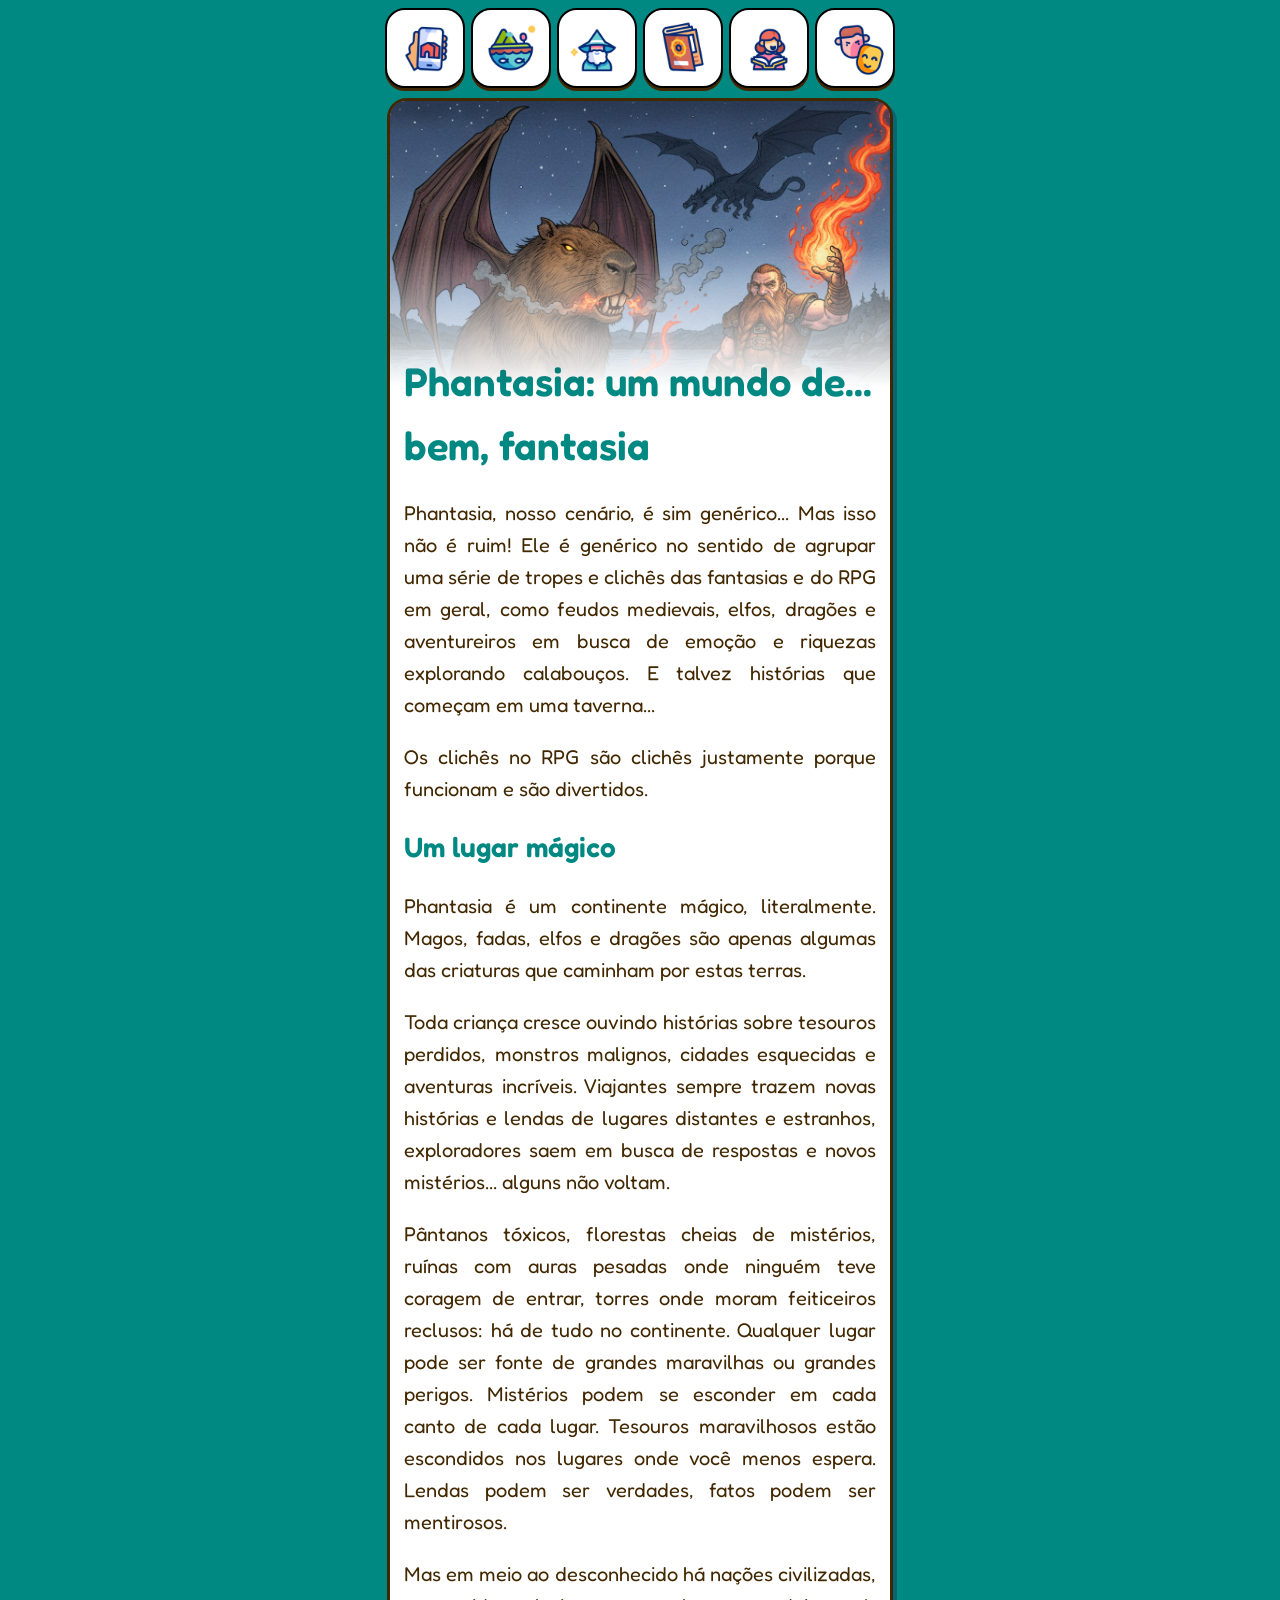
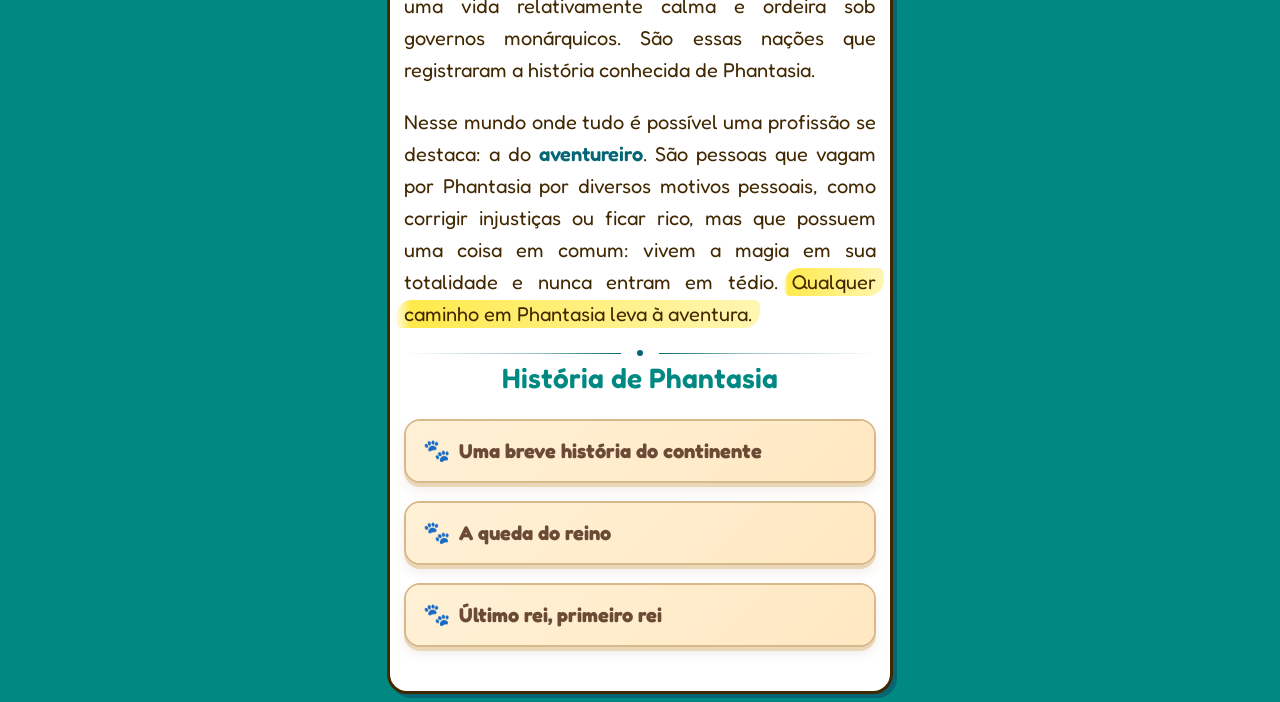
<file: cenario/cenario_phantasia.htm>
<html>
    <head>
        <title>Capivaras & Calabouços - Phantasia</title>
        <link rel="icon" type="image/x-icon" href="../favicon.ico">
        <link rel="stylesheet" href="../recursos/estilos/pagina.css">
        <link rel="stylesheet" href="../recursos/estilos/texto.css">
        <link rel="stylesheet" href="../recursos/estilos/topico.css">
        <link rel="stylesheet" href="../recursos/estilos/menu_overlay.css">
        <link rel="stylesheet" href="../recursos/estilos/imagens.css">
        <meta name="viewport" content="width=device-width, initial-scale=1.0">
    </head>

    <body>
        <script src="../recursos/scripts/menu_overlay.js"></script>
        <script src="../recursos/scripts/topo.js"></script>

        <div id="navJogador" class="overlay">
            <a href="javascript:void(0)" class="closebtn" onclick="fechaJogador()">X</a>
            <div class="overlay-content">
                <a href="../jogador/jogador_index.htm">Olá, Jogador!</a>
                <a href="../jogador/jogador_criando.htm">Criando e Ficha</a>
                <a href="../jogador/jogador_especies.htm">Espécies</a>
                <a href="../jogador/jogador_classes.htm">Classes</a>
                <a href="../jogador/jogador_caracteristicas.htm">Características</a>
                <a href="../jogador/jogador_vantagens.htm">Vantagens</a>
                <a href="../jogador/jogador_desvantagens.htm">Desvantagens</a>
                <a href="../jogador/jogador_habilidades.htm">Habilidades</a>
                <a href="../jogador/jogador_grimorio.htm">Grimório</a>
            </div>
        </div>

        <div id="navMestre" class="overlay">
            <a href="javascript:void(0)" class="closebtn" onclick="fechaMestre()">X</a>
            <div class="overlay-content">
                <a href="../mestre/mestre_index.htm">Olá, Mestre!</a>
                <a href="../mestre/mestre_conceitos.htm">Conceitos</a>
                <a href="../mestre/mestre_preparacao.htm">Preparação</a>
                <a href="../mestre/mestre_acordo.htm">Acordo social</a>
                <a href="../mestre/mestre_mestrando.htm">Mestrando</a>
                <a href="../mestre/mestre_bestiario.htm">Bestiário</a>
                <a href="../mestre/mestre_ganchos.htm">Ganchos</a>
            </div>
        </div>

        <div id="navCenario" class="overlay">
            <a href="javascript:void(0)" class="closebtn" onclick="fechaCenario()">X</a>
            <div class="overlay-content">
                <a href="./cenario_phantasia.htm">Breve história</a>
                <a href="./cenario_locais.htm">Locais importantes</a>
                <a href="./cenario_pessoas.htm">Pessoas notáveis</a>
                <a href="./cenario_grupos.htm">Grupos influentes</a>
                <a href="./cenario_mapa.htm">Mapa de Phantasia</a>
            </div>
        </div>

        <div id="navRegras" class="overlay">
            <a href="javascript:void(0)" class="closebtn" onclick="fechaRegras()">X</a>
            <div class="overlay-content">
                <a href="../regras/regras_gerais.htm">Regras gerais</a>
                <a href="../regras/regras_combate.htm">Combate</a>
                <a href="../regras/regras_magia.htm">Magia</a>
            </div>
        </div>

        <div id="navInterpretando" class="overlay">
            <a href="javascript:void(0)" class="closebtn" onclick="fechaInterpretando()">X</a>
            <div class="overlay-content">
                <a href="../interpretando/interpretando_index.htm">Interpretando</a>
                <a href="../interpretando/interpretando_arquetipos.htm">Arquétipos</a>
                <a href="../interpretando/interpretando_ficha.htm">Ficha de Personagem</a>
            </div>
        </div>
        
        <div class="menuBarra">
            <a href="../index.htm">
                <button class="botaoIcone" role="button" title="Início">
                    <img src="../recursos/imagens/icones/icone_inicio.gif" class="icone-menu">
                </button>
            </a>

            <button class="botaoIcone" role="button" onclick="abreCenario()" title="Cenário">
                <img src="../recursos/imagens/icones/icone_cenario.gif" class="icone-menu">
            </button>

            <button class="botaoIcone" role="button" onclick="abreJogador()" title="Jogador">
                <img src="../recursos/imagens/icones/icone_jogador.gif" class="icone-menu">
            </button>

            <button class="botaoIcone" role="button" title="Regras" onclick="abreRegras()">
                <img src="../recursos/imagens/icones/icone_regras.gif" class="icone-menu">
            </button>

            <button class="botaoIcone" role="button" onclick="abreMestre()" title="Mestre">
                <img src="../recursos/imagens/icones/icone_mestre.gif" class="icone-menu">
            </button>

            <button class="botaoIcone" role="button" onclick="abreInterpretando()" title="Interpretando">
                <img src="../recursos/imagens/icones/icone_interpretando.gif" class="icone-menu">
            </button>
        </div>

        <div id="conteudoPrincipal" class="conteudoPrincipal">
            <img src="../recursos/imagens/cabecalhos/cabecalho_cenario.png" class="imagem-cabecalho">
            <div class="blocoConteudo">
                <span class="titulo">Phantasia: um mundo de... bem, fantasia</span>
                <p>
                    Phantasia, nosso cenário, é sim genérico... Mas isso não é ruim! Ele é genérico no sentido de 
                    agrupar uma série de tropes e clichês das fantasias e do RPG em geral, como feudos medievais, 
                    elfos, dragões e aventureiros em busca de emoção e riquezas explorando calabouços. E talvez
                    histórias que começam em uma taverna...
                </p>
                <p>
                    Os clichês no RPG são clichês justamente porque funcionam e são divertidos.
                </p>

                <span class="subtitulo-principal">Um lugar mágico</span>
                <p>
                    Phantasia é um continente mágico, literalmente. Magos, fadas, elfos e dragões são apenas algumas 
                    das criaturas que caminham por estas terras.
                </p>
                <p>
                    Toda criança cresce ouvindo histórias sobre tesouros perdidos, monstros malignos, cidades esquecidas 
                    e aventuras incríveis. Viajantes sempre trazem novas histórias e lendas de lugares distantes e 
                    estranhos, exploradores saem em busca de respostas e novos mistérios... alguns não voltam.
                </p>
                <p>
                    Pântanos tóxicos, florestas cheias de mistérios, ruínas com auras pesadas onde ninguém teve coragem 
                    de entrar, torres onde moram feiticeiros reclusos: há de tudo no continente. Qualquer lugar pode 
                    ser fonte de grandes maravilhas ou grandes perigos. Mistérios podem se esconder em cada canto de cada
                    lugar. Tesouros maravilhosos estão escondidos nos lugares onde você menos espera. Lendas podem ser verdades,
                    fatos podem ser mentirosos.
                </p>
                <p>
                    Mas em meio ao desconhecido há nações civilizadas, uma vida relativamente calma e ordeira sob governos 
                    monárquicos. São essas nações que registraram a história conhecida de Phantasia.
                </p>
                <p>
                    Nesse mundo onde tudo é possível uma profissão se destaca: a do <span class="textoNegrito">aventureiro</span>. 
                    São pessoas que vagam por Phantasia por diversos motivos pessoais, como corrigir injustiças ou ficar rico, 
                    mas que possuem uma coisa em comum: vivem a magia em sua totalidade e nunca entram em tédio. 
                    <span class="marca-texto">Qualquer caminho em Phantasia leva à aventura.</span>
                </p>

                <!-- SEPARADOR -->

                <div class="divider-container" role="separator">
                    <div class="divider-line left"></div>
                    <div class="divider-icon"></div>
                    <div class="divider-line right"></div>
                </div>

                <span class="subtitulo-principal titulo-central">História de Phantasia</span>

                <details class="topico">
                    <summary class="subtitulo">Uma breve história do continente</summary>
                    <img src="../recursos/imagens/cenario_2.png" class="imagem-cabecalho-interno">
                    <p>
                        O início da história de Phantasia se perdeu no tempo, mas a tradição oral conserva algumas passagens.
                    </p>
                    <p>
                        O primeiro rei do Reino de Phantasia contam que foi um certo Marco Luzbrilhante, guerreiro formidável que 
                        unificou diversas tribos e vilas sob seu estandarte. Ele não poupou fúria e guerra para trazer a paz ao 
                        continente sob seu estandarte. Quando em idade muito avançada, passou para seu filho, Lobo Luzbrilhante, 
                        o comando das terras.
                    </p>
                    <p>
                        Foi o filho de Lobo, que assumiu para si o nome Marco Luzbrilhante II, quem definiu que aquilo era um reino, 
                        deu um nome para ele e criou a monarquia, sendo de fato o primeiro rei. Nasceu, de fato, Phantasia como é hoje.                       
                    </p>
                    <p>
                        Aqui os relatos são pouco confiáveis, mas se diz que Marco II fez um pacto com fadas para que os campos fossem 
                        férteis, com druidas da Floresta encantada para proteger a fauna e flora, e com os ciclopes que viviam além da Muralha, 
                        uma grande faixa de pedra que separava Phantasia da Desolação de Gelo, para que as fronteiras fossem seguras.
                    </p>
                    <p>
                        Marco governou por anos em um castelo próximo aos fiordes de Phantasia, até o dia em que apareceu Maniel Luzveloz.
                    </p>
                    <p>
                        Contam que sua chegada foi anunciada por um vento quente que soprou do norte — algo impossível, segundo os sábios da 
                        época. Maniel surgiu sozinho, montado em um cavalo de pelagem prateada, trazendo consigo uma capa marcada por símbolos 
                        que nenhum escriba conseguiu traduzir completamente até hoje.
                    </p>
                    <p>
                        Alguns afirmam que ele era um descendente distante dos Luzbrilhantes, de um ramo da família de antes do Reino. Outros, 
                        que vinha de terras além da Desolação de Gelo, onde o próprio tempo se comporta de maneira estranha. Há ainda quem diga, 
                        em voz baixa, que ele não era desse mundo.
                    </p>
                    <p>
                        Maniel foi recebido na corte de Marco após derrotar, sem esforço aparente e com magia poderosa, três campeões do reino 
                        em um único duelo. O rei, impressionado, concedeu-lhe abrigo e título, nomeando-o Guardião da Muralha — posição até 
                        então meramente simbólica, mas que passaria a ter grande importância nos anos seguintes.
                    </p>
                    <p>
                        Foi durante esse período que começaram os primeiros relatos de inquietação além da Muralha. Os ciclopes, antes aliados 
                        silenciosos, deixaram de responder aos chamados. Luzes eram vistas dançando sobre o gelo durante a noite, e caçadores 
                        retornavam contando histórias de sombras que se moviam de maneiras impossíveis.
                    </p>
                    <p>
                        Maniel foi o primeiro a alertar o rei de que os antigos pactos estavam enfraquecendo. Marco, já envelhecido, reuniu 
                        os representantes das fadas, druidas e dos poucos ciclopes que ainda vagavam além da Muralha. O conclave durou sete dias e sete 
                        noites, e ao final, decidiu-se que algo deveria ser feito para renovar os laços que mantinham Phantasia protegida. Mas 
                        antes que qualquer ritual pudesse ser realizado, a Desolação de Gelo respondeu.
                    </p>
                    <p>
                        A chamada Primeira Fratura ocorreu em uma madrugada sem lua. Um estrondo percorreu toda a extensão da Muralha, abrindo uma 
                        fissura tão profunda que, segundo relatos, dela emanava um frio capaz de congelar o ar. Criaturas jamais vistas começaram 
                        a surgir — seres de gelo e névoa, com formas distorcidas e olhos que brilhavam como estrelas de fogo frio.
                    </p>
                    <p>
                        Maniel liderou a primeira defesa. Ele reuniu guerreiros, magos, druidas e até algumas fadas guerreiras — raras e temidas — e marchou 
                        até a Fratura. A batalha que se seguiu ficou conhecida como a Vigília de Gelo, e durou três dias.
                    </p>
                    <p>
                        Ao final, a fissura foi contida — não selada, mas contida. E foi quando Maniel desapareceu. Não houve corpo. Não houve testemunha. 
                        Apenas seu cajado foi encontrado, fincado no gelo, ainda quente ao toque por restos de magia.
                    </p>
                    <p>
                        Após a Vigília, Marco ordenou a construção de fortalezas ao longo da Muralha e instituiu a Ordem da Vigília, uma irmandade 
                        encarregada de vigiar a Desolação de Gelo e impedir que novas fraturas ameaçassem o reino. Mas os pactos nunca voltaram 
                        a ser como antes. As fadas tornaram-se mais distantes, os druidas mais silenciosos, e os ciclopes... simplesmente deixaram de aparecer, 
                        todos voltando para o norte gelado.
                    </p>
                    <p>
                        Alguns séculos depois, bardos ainda cantam que Maniel Luzveloz não morreu naquela noite. Dizem que ele atravessou a Fratura e caminha 
                        até hoje pela Desolação de Gelo, lutando contra aquilo que tenta atravessar para o mundo dos vivos. E há quem jure que, nas noites 
                        mais frias, uma luz se move no horizonte congelado, rápida como um raio. Como se estivesse em vigília.
                    </p>
                    <button type="button" class="fechar-topico">Fechar tópico</button>
                </details>

                <details class="topico">
                    <summary class="subtitulo">A queda do reino</summary>
                    <img src="../recursos/imagens/cenario3.png" class="imagem-cabecalho-interno">
                    <p>
                        Maniel foi um mago poderoso, confidente e conselheiro do rei. Apesar de conhecido por todo o reino, era enigmático e calado, 
                        parecendo sempre ocupado. Não havia motivos para duvidar dele, ou de que ele morreu protegendo o reino.
                    </p>
                    <p>
                        No trigésimo primeiro ano do reinado de Marco II, histórias macabras começaram a surgir. Os mortos se levantavam ao sul do castelo, 
                        diziam, e dizimavam vilas inteiras. Trabalhadores das minas ouviam sons estranhos nos túneis e muitos deles desapareciam. Perdeu-se 
                        contato com o Monastério Plácido, onde os expoentes da espiritualidade de Phantasia residiam. Com o tempo, viajantes passaram a evitar 
                        estradas mais antigas. Animais eram encontrados sem sangue. Crianças falavam com “visitantes” que ninguém mais via.
                    </p>
                    <p>
                        O reinado ignorava essas notícias e os apelos do povo do sul, tratando-os como ignorantes supersticiosos. Esse clima criou uma 
                        insatisfação contra a realeza que foi crescendo até culminar em uma revolução. Os rebeldes eram rapidamente presos e torturados. 
                        O povo era vigiado e pressionado. A corte, dividida, rapidamente sucumbiu às lutas internas. Com todas as suas energias voltadas 
                        a conter o levante, a monarquia não viu o perigo que veio da Floresta Negra além das minas...
                    </p>
                    <p>
                        Maniel se revelou 31 anos depois de seu desaparecimento, marchando do Norte à frente de um exército de mortos-vivos e outras 
                        criaturas monstruosas, inclusive os monstros de gelo que combateu anos antes. Nada em seu caminho resistiu, e ele chegou facilmente 
                        ao castelo do rei Marco II.
                    </p>
                    <p>
                        Seu corpo já não parecia completamente vivo. Testemunhas falam de olhos vazios, como poços sem fundo, e de uma voz que ecoava como 
                        se várias pessoas falassem ao mesmo tempo. Seu estandarte não carregava símbolo algum, apenas um tecido tão escuro que parecia absorver 
                        a luz.
                    </p>
                    <p>
                        A batalha foi cruel, mas rápida: a Guerra do Lich durou apenas um ano. Nesse tempo Maniel se sentou no trono do que ficou então 
                        conhecido como o Castelo Sinistro.
                    </p>
                    <p>
                        O povo fugiu. E atrás deles, isolando para sempre o Castelo Sinistro do resto do continente, árvores retorcidas duras como metal 
                        e barreiras mágicas se levantaram: as Fronteiras. Maniel Luzveloz nunca mais foi visto, seu exército nunca mais saiu de sua 
                        península. E, depois de algum tempo, o mundo voltou à paz. Mas é uma paz inquieta. Uma paz que observa. Uma paz que espera.
                    </p>
                    <p>
                        E assim, derrotado e humilhado, odiado pelo povo, terminou a linhagem dos governantes de Luzbrilhante.
                    </p>
                    <button type="button" class="fechar-topico">Fechar tópico</button>
                </details>

                <details class="topico">
                    <summary class="subtitulo">Último rei, primeiro rei</summary>
                    <img src="../recursos/imagens/cenario_1.png" class="imagem-cabecalho-interno">
                    <p>
                        O nome Luzbrilhante foi logo esquecido, não tardando para novos líderes se levantarem do povo. O principal deles foi Mortimer Francisco, 
                        O Historiador, filho bastardo de Marco II. Ele não herdou apenas metade do sangue real, mas herdou também o peso da culpa de sua linhagem. 
                        Diferente de seus antepassados, ele caminhava entre o povo, ouvia suas histórias e registrava tudo, como se temesse que o esquecimento 
                        fosse o maior dos inimigos.
                    </p>
                    <p>
                        Mortimer não era um guerreiro, mas possuía uma eloquência e um fervor que conquistava multidões. Não demorou para que tivesse um pequeno séquito
                        fiel, que suprimiu quaisquer outros nomes que buscavam governar, mesmo os que foram para outros pontos do reino tentar erguer uma nova sociedade
                        independente.
                    </p>
                    <p>
                        Ele ergueu um novo castelo ao sul das Colinas Selvagens, juntou todos que o seguiram (a maioria, talvez ainda presos no conforto da tradição) e 
                        começou a reconstrução do Reino de Phantasia.
                    </p>
                    <p>
                        Outro grupo, composto majoritariamente pelos rebeldes, viajou ainda mais ao sul, para além do mar, para o que hoje é chamado de Reino Distante, 
                        ainda não explorado pelo povo que ficou. Ninguém nunca mais soube deles.
                    </p>
                    <p>
                        Sob a nova ausência misteriosa do mago louco Phantasia prosperou. Quase cinquenta anos depois, quem governa agora é Vedê, que espera no futuro 
                        entregar a coroa de um reino em paz para sua filha, a princesa Yasmin Flechaleve. O rei mantém vigias constantes voltados ao norte, embora poucos 
                        admitam publicamente o motivo. Na verdade, quase ninguém sabe a razão além da tradição. A princesa Yasmin, por sua vez, é conhecida por desafiar 
                        tradições, frequentemente questionando por que ninguém ousa retornar às terras perdidas na guerra.
                    </p>
                    <p>
                        E, entre os mais velhos, ainda se sussurra: que as Fronteiras não são apenas uma barreira... mas um selo. E que um dia ele pode se romper.
                    </p>
                    <button type="button" class="fechar-topico">Fechar tópico</button>
                </details>
            </div>

        </div>
        <button id="voltarTopo" aria-label="Voltar ao topo" title="Voltar ao topo">↑</button>

    </body>
</html>
</file>
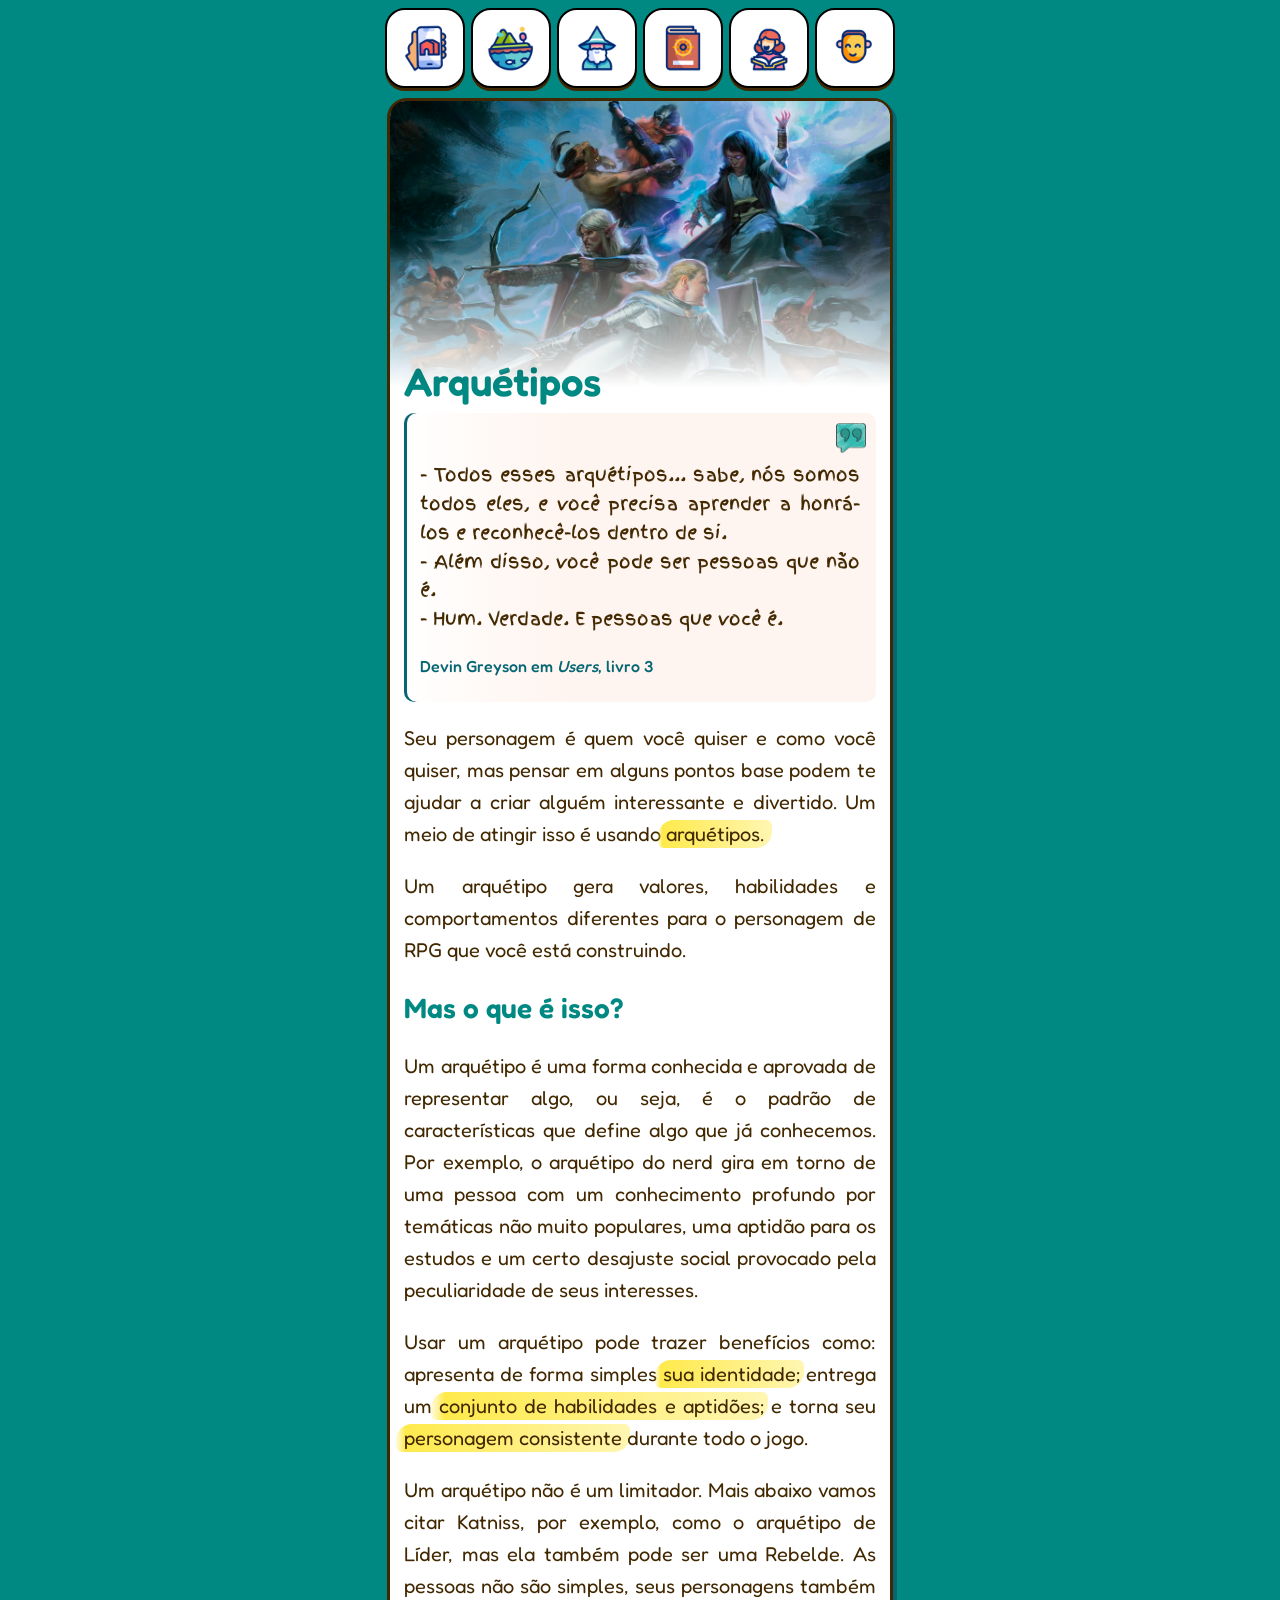
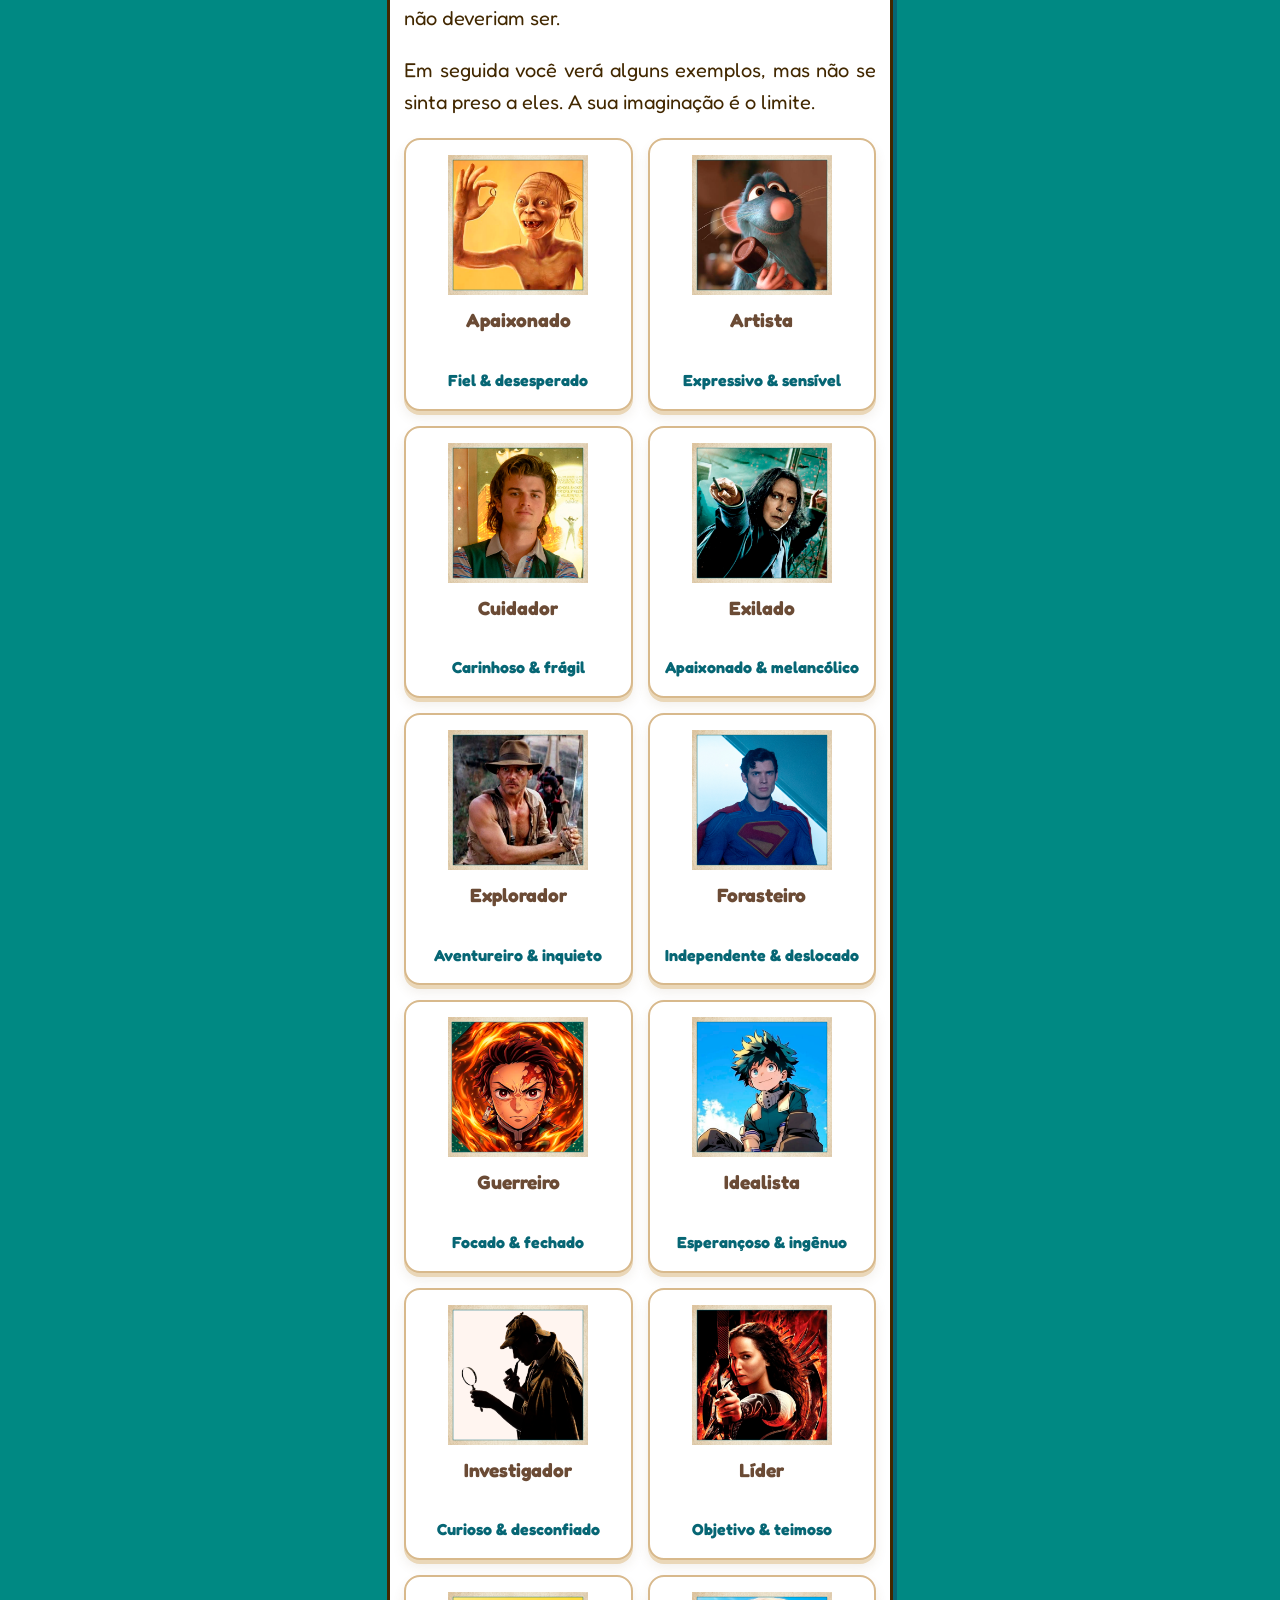
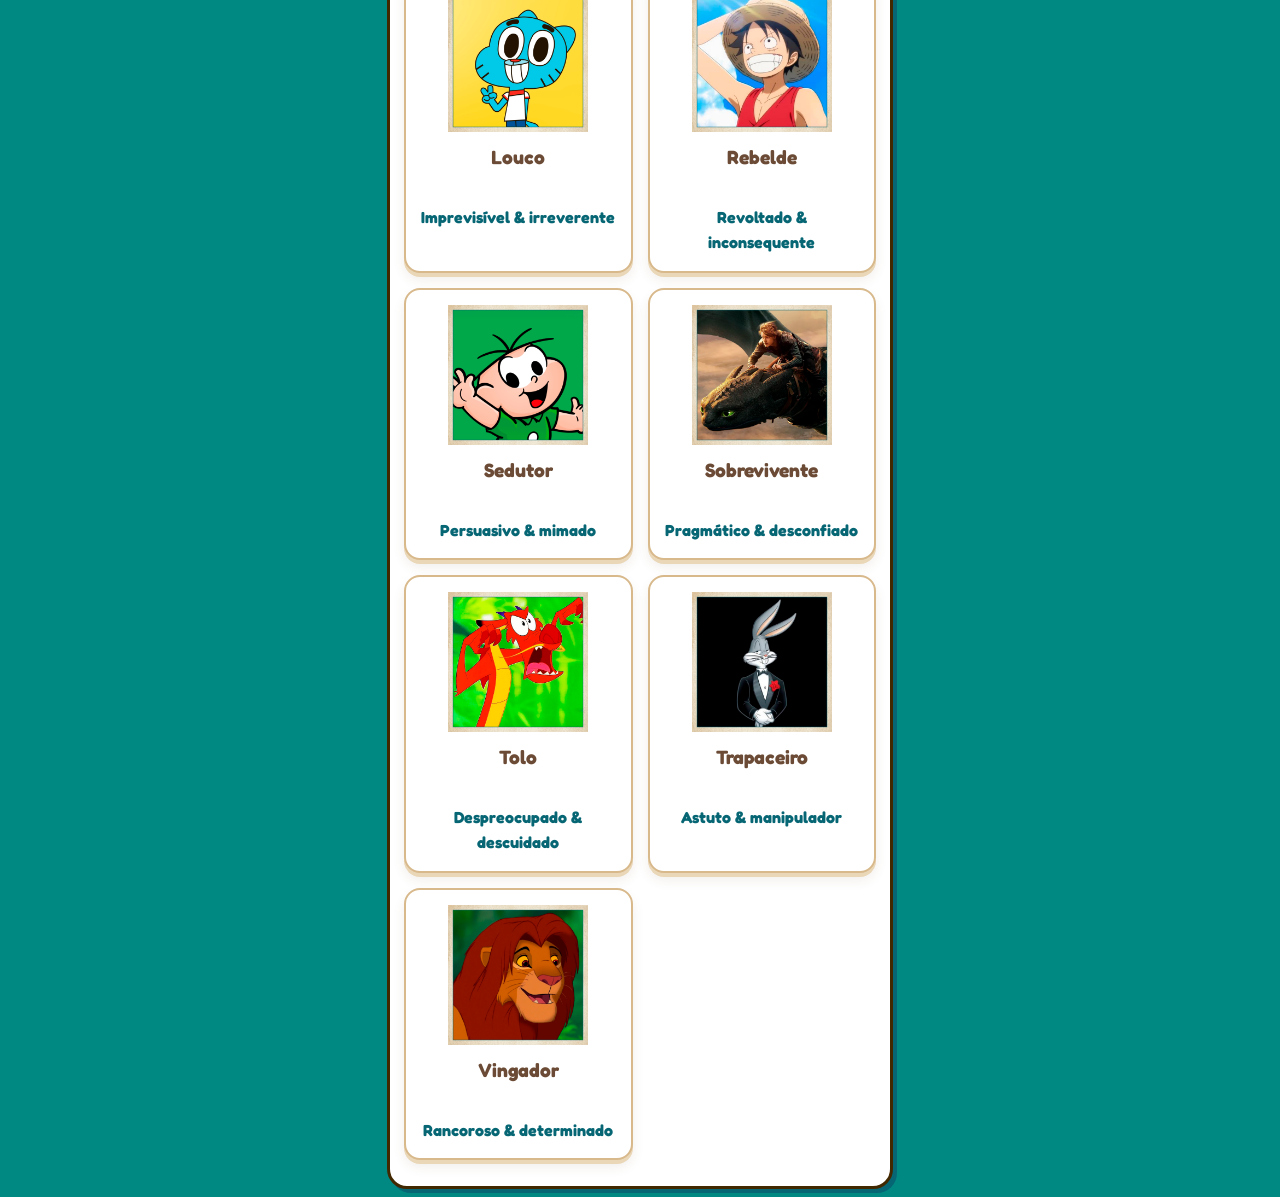
<file: interpretando/interpretando_arquetipos.htm>
<html lang="pt-BR">
    <head>
        <title>Capivaras & Calabouços - Arquétipos</title>
        <link rel="icon" type="image/x-icon" href="../favicon.ico">
        <link rel="stylesheet" href="../recursos/estilos/pagina.css">
        <link rel="stylesheet" href="../recursos/estilos/texto.css">
        <link rel="stylesheet" href="../recursos/estilos/topico.css">
        <link rel="stylesheet" href="../recursos/estilos/menu_overlay.css">
        <link rel="stylesheet" href="../recursos/estilos/imagens.css">
        <link rel="stylesheet" href="../recursos/estilos/personagens.css">
        <meta name="viewport" content="width=device-width, initial-scale=1.0">
    </head>

    <body>
        <script src="../recursos/scripts/menu_overlay.js"></script>
        <script src="../recursos/scripts/topo.js"></script>

        <div id="navJogador" class="overlay">
            <a href="javascript:void(0)" class="closebtn" onclick="fechaJogador()">X</a>
            <div class="overlay-content">
                <a href="../jogador/jogador_index.htm">Olá, Jogador!</a>
                <a href="../jogador/jogador_criando.htm">Criando e Ficha</a>
                <a href="../jogador/jogador_especies.htm">Espécies</a>
                <a href="../jogador/jogador_classes.htm">Classes</a>
                <a href="../jogador/jogador_caracteristicas.htm">Características</a>
                <a href="../jogador/jogador_vantagens.htm">Vantagens</a>
                <a href="../jogador/jogador_desvantagens.htm">Desvantagens</a>
                <a href="../jogador/jogador_habilidades.htm">Habilidades</a>
                <a href="../jogador/jogador_grimorio.htm">Grimório</a>
            </div>
        </div>

        <div id="navMestre" class="overlay">
            <a href="javascript:void(0)" class="closebtn" onclick="fechaMestre()">X</a>
            <div class="overlay-content">
                <a href="../mestre/mestre_index.htm">Olá, Mestre!</a>
                <a href="../mestre/mestre_conceitos.htm">Conceitos</a>
                <a href="../mestre/mestre_preparacao.htm">Preparação</a>
                <a href="../mestre/mestre_acordo.htm">Acordo social</a>
                <a href="../mestre/mestre_mestrando.htm">Mestrando</a>
                <a href="../mestre/mestre_bestiario.htm">Bestiário</a>
                <a href="../mestre/mestre_ganchos.htm">Ganchos</a>
            </div>
        </div>

        <div id="navCenario" class="overlay">
            <a href="javascript:void(0)" class="closebtn" onclick="fechaCenario()">X</a>
            <div class="overlay-content">
                <a href="../cenario/cenario_phantasia.htm">Breve história</a>
                <a href="../cenario/cenario_locais.htm">Locais importantes</a>
                <a href="../cenario/cenario_pessoas.htm">Pessoas notáveis</a>
                <a href="../cenario/cenario_grupos.htm">Grupos influentes</a>
                <a href="../cenario/cenario_mapa.htm">Mapa de Phantasia</a>
            </div>
        </div>
        
        <div id="navRegras" class="overlay">
            <a href="javascript:void(0)" class="closebtn" onclick="fechaRegras()">X</a>
            <div class="overlay-content">
                <a href="../regras/regras_gerais.htm">Regras gerais</a>
                <a href="../regras/regras_combate.htm">Combate</a>
                <a href="../regras/regras_magia.htm">Magia</a>
            </div>
        </div>

        <div id="navInterpretando" class="overlay">
            <a href="javascript:void(0)" class="closebtn" onclick="fechaInterpretando()">X</a>
            <div class="overlay-content">
                <a href="./interpretando_index.htm">Interpretando</a>
                <a href="./interpretando_arquetipos.htm">Arquétipos</a>
                <a href="./interpretando_ficha.htm">Ficha de Personagem</a>
            </div>
        </div>
        
        <div class="menuBarra">
            <a href="../index.htm">
                <button class="botaoIcone" role="button" title="Início">
                    <img src="../recursos/imagens/icones/icone_inicio.gif" class="icone-menu">
                </button>
            </a>

            <button class="botaoIcone" role="button" onclick="abreCenario()" title="Cenário">
                <img src="../recursos/imagens/icones/icone_cenario.gif" class="icone-menu">
            </button>

            <button class="botaoIcone" role="button" onclick="abreJogador()" title="Jogador">
                <img src="../recursos/imagens/icones/icone_jogador.gif" class="icone-menu">
            </button>

            <button class="botaoIcone" role="button" title="Regras" onclick="abreRegras()">
                <img src="../recursos/imagens/icones/icone_regras.gif" class="icone-menu">
            </button>

            <button class="botaoIcone" role="button" onclick="abreMestre()" title="Mestre">
                <img src="../recursos/imagens/icones/icone_mestre.gif" class="icone-menu">
            </button>

            <button class="botaoIcone" role="button" onclick="abreInterpretando()" title="Interpretando">
                <img src="../recursos/imagens/icones/icone_interpretando.gif" class="icone-menu">
            </button>
        </div>

        <div id="conteudoPrincipal" class="conteudoPrincipal">
            <img src="../recursos/imagens/cabecalhos/cabecalho_arquetipos.png" class="imagem-cabecalho">
            <div class="blocoConteudo">
                <span class="titulo">Arquétipos</span>

                <div class="citacao">
                    <p><span class="citacaoTexto">- Todos esses arquétipos... sabe, nós somos todos eles, 
                        e você precisa aprender a honrá-los 
                        e reconhecê-los dentro de si.<br>
                        - Além disso, você pode ser pessoas que não é.<br>
                        - Hum. Verdade. E pessoas que você é.</span></p>
                    <p><span class="citacaoNome">Devin Greyson em <span class="textoItalico">Users</span>, livro 3</p>
                </div>

                <p>
                    Seu personagem é quem você quiser e como você quiser, mas pensar em alguns pontos base podem te ajudar 
                    a criar alguém interessante e divertido. Um meio de atingir isso é usando 
                    <span class="marca-texto">arquétipos.</span>
                </p>
                <p>
                    Um arquétipo gera valores, habilidades e comportamentos diferentes para o personagem de 
                    RPG que você está construindo.
                </p>

                <span class="subtitulo-principal">Mas o que é isso?</span>

                <p>
                    Um arquétipo é uma forma conhecida e aprovada de representar algo, ou seja, é o padrão de 
                    características que define algo que já conhecemos. Por exemplo, o arquétipo do nerd gira em 
                    torno de uma pessoa com um conhecimento profundo por temáticas não muito populares, uma 
                    aptidão para os estudos e um certo desajuste social provocado pela peculiaridade de seus interesses.
                </p>
                <p>
                    Usar um arquétipo pode trazer benefícios como: apresenta de forma simples 
                    <span class="marca-texto">sua identidade</span>; entrega um <span class="marca-texto">conjunto de 
                    habilidades e aptidões</span>; e torna seu <span class="marca-texto">personagem consistente</span> durante 
                    todo o jogo.
                </p>
                <p>
                    Um arquétipo não é um limitador. Mais abaixo vamos citar Katniss, por exemplo, como o arquétipo de Líder, mas 
                    ela também pode ser uma Rebelde. As pessoas não são simples, seus personagens também não deveriam ser.
                </p>
                <p>
                    Em seguida você verá alguns exemplos, mas não se sinta preso a eles. A sua imaginação 
                    é o limite.
                </p>

                <div class="blocoPersonagens">

                    <details class="topico-personagem">
                        <summary class="subtitulo">
                            <img src="../recursos/imagens/arquetipos/apaixonado.png" class="iconeImagem">
                            <span>Apaixonado</span>
                            <br>
                            <span class="arquetipo-tag">Fiel & desesperado</span>
                        </summary>
                        <p>
                            Tem gente que faz tudo por amor. Sob o olhar dos outros, as declarações e confissões do personagem Apaixonado 
                            podem parecer exageradas e até cômicas, mas a verdade é que sua paixão arde tão forte que sua existência não 
                            pode suportar mais um dia longe da coisa amada.
                        </p>
                        <p>
                            A devoção do Apaixonado pode ser comparada com a obsessão do Líder e a energia caótica do Rebelde. O lado 
                            negativo deste arquétipo é que nem sempre seu amor é correspondido, podendo vir a sofrer uma terrível perda 
                            ou um trágico sacrifício por alguém que não correspondia aos seus sentimentos, por exemplo.
                        </p>
                        <p>
                            O que o Apaixonado mais quer na sua vida é se reunir com seu objeto de amor, e para chegar até lá, deixará a própria 
                            identidade para trás e jogará aos quatro ventos o que restou da sua liberdade.
                        </p>
                        <span class="subtitulo-interno">Inspiração:</span>
                        <p>
                            <span class="marca-texto">Gollum</span>, de O Senhor dos Anéis, é um bom exemplo de Apaixonado. Ele 
                            foi corrompido e corroído por seu amor pelo
                            Um Anel.
                        </p>
                        <p>
                            <span class="textoNegrito">Outros:</span><br>
                            - Westley (A Princesa Prometida);<br>
                            - Anakin Skywalker (<span class="textoItalico">Star Wars</span>);<br>
                            - Romeu Montecchio (Romeu e Julieta);<br>
                            - Carl Fredricksen (Up - Altas Aventuras);<br>
                            - Gomez Addams (A Família Addams \ Wandinha).
                        </p>
                        <button type="button" class="fechar-topico">Fechar tópico</button>
                    </details>

                    <details class="topico-personagem">
                        <summary class="subtitulo">
                            <img src="../recursos/imagens/arquetipos/artista.png" class="iconeImagem">
                            <span>Artista</span>
                            <br>
                            <span class="arquetipo-tag">Expressivo & sensível</span>
                        </summary>
                        <p>
                            O Artista enxerga o mundo através de emoções, beleza e experiências pessoais. Para 
                            ele, nem tudo precisa ter uma função, uma explicação ou uma utilidade. Algumas coisas 
                            simplesmente têm valor porque fazem alguém sentir alguma coisa.
                        </p>
                        <p>
                            Ele percebe detalhes que os outros costumam ignorar: uma música tocando ao longe, 
                            uma lembrança associada a determinado lugar, o sentir com que alguém olha para outra pessoa. 
                            Muitas vezes, possui uma relação intensa com aquilo que cria ou aprecia, usando arte, humor, música, 
                            histórias ou qualquer outra forma de expressão para transformar coisas difíceis de 
                            explicar em algo que possa ser compartilhado.
                        </p>
                        <p>
                            Essa sensibilidade também pode ser sua maior vulnerabilidade. O ego pode ser um grande problema... 
                            Ele pode levar críticas para o lado pessoal, se deixar dominar pelas próprias emoções ou ter 
                            dificuldade em abandonar algo que considera belo ou significativo. Em um ambiente que valoriza 
                            eficiência, força e pragmatismo, pode sentir que sua maneira de enxergar o mundo não tenha espaço.
                        </p>
                        <p>
                            O Artista não precisa ser frágil, sentimental ou particularmente talentoso. Sua característica 
                            fundamental é dar importância àquilo que não pode ser facilmente medido. Enquanto outros perguntam 
                            "isso funciona?", ele pode perguntar "isso significa alguma coisa?".
                        </p>
                        <p>
                            Às vezes, sua capacidade de sentir profundamente é justamente o que permite compreender pessoas, 
                            inspirar outras ou enxergar possibilidades que uma visão puramente racional não perceberia.
                        </p>
                        <span class="subtitulo-interno">Inspiração:</span>
                        <p>
                            <span class="marca-texto">Remy</span>, de <span class="textoItalico">Ratatouille</span>.
                            Remy possui uma sensibilidade incomum para sabores e aromas. Enquanto os outros ratos 
                            pensam em comida principalmente como algo para comer, Remy percebe combinações, nuances e possibilidades. 
                            Não consegue aceitar que sua condição determine aquilo que pode criar. Para ele, cozinhar 
                            é expressão e paixão, não apenas alimentação.
                        </p>
                        <p>
                            <span class="textoNegrito">Outros:</span><br>
                            - Luna Lovegood (Harry Potter);<br>
                            - Rapunzel (Enrolados);<br>
                            - Chihiro (A Viagem de Chihiro);<br>
                            - Walter Mitty (A Vida Secreta de Walter Mitty);<br>
                            - O Pequeno Príncipe.
                        </p>
                        <button type="button" class="fechar-topico">Fechar tópico</button>
                    </details>

                    <details class="topico-personagem">
                        <summary class="subtitulo">
                            <img src="../recursos/imagens/arquetipos/cuidador.png" class="iconeImagem">
                            <span>Cuidador</span>
                            <br>
                            <span class="arquetipo-tag">Carinhoso & frágil</span>
                        </summary>
                        <p>
                            Este arquétipo se caracteriza por priorizar as vontades e necessidades dos outros.
                        </p>
                        <p>
                            São personagens que colocam a saúde de seus aliados acima de suas próprias vidas 
                            e se apresentam com absoluta lealdade às pessoas que amam. O Cuidador é um 
                            personagem de suporte. Quando o próprio líder pensa em desistir, é ele que 
                            reacende a chama da esperança e traz todos de volta ao jogo.
                        </p>
                        <p>
                            Ainda assim, todo arquétipo apresenta defeitos ou fraquezas, e isso não é diferente para o 
                            Cuidador, que apesar de um grande coração, tende a ser vulnerável emocionalmente, 
                            permitindo que os outros tirem proveito dele sem oferecer muita resistência.
                        </p>
                        <span class="subtitulo-interno">Inspiração:</span>
                        <p>
                            <span class="marca-texto">Steve Harrington</span>, de <span class="textoItalico">Stranger Things</span>, 
                            é um bom exemplo de Cuidador. 
                            Começa como um personagem mais egoísta, mas se transforma em alguém extremamente protetor, que 
                            frequentemente assume o papel de "babá" do grupo, colocando-se fisicamente em perigo para 
                            proteger os amigos.
                        </p>
                        <p>
                            <span class="textoNegrito">Outros:</span><br>
                            - Alfred Pennyworth (Batman);<br>
                            - Samwise Gamgee (O Senhor dos Anéis);<br>
                            - Steve Rogers, o Capitão América;<br>
                            - Sakura Haruno (Naruto);<br>
                            - Hagrid (Harry Potter).
                        </p>
                        <button type="button" class="fechar-topico">Fechar tópico</button>
                    </details>

                    <details class="topico-personagem">
                        <summary class="subtitulo">
                            <img src="../recursos/imagens/arquetipos/exilado.png" class="iconeImagem">
                            <span>Exilado</span>
                            <br>
                            <span class="arquetipo-tag">Apaixonado & melancólico</span>
                        </summary>
                        <p>
                            O Exilado tem seus motivos para se manter emocionalmente distante do grupo, de forma a 
                            sempre apresentar uma aparência melancólica, introspectiva e solitária.
                        </p>
                        <p>
                            Por mais que seja de poucas palavras, esse personagem de RPG possui uma devoção imensa a algo 
                            ou alguém, e no âmago de seu coração sua lealdade sempre será imaculada. Essa profundidade 
                            emocional transborda por meio de ações que, aos olhos alheios, podem parecer divagações, 
                            como uma canção sussurrada à noite, ou um diário mantido em segredo.
                        </p>
                        <p>
                            No mais, o exilado quer ser inspirado, por isso faz bom par com o Líder e o Tolo para sair de seu 
                            estado letárgico e voltar à ação. 
                        </p>
                        <span class="subtitulo-interno">Inspiração:</span>
                        <p>
                            <span class="marca-texto">Severus Snape</span>, de Harry Potter, é um bom exemplo de Exilado. 
                            É isolado, amargurado e emocionalmente fechado, mas sua vida é marcada por uma devoção 
                            extremamente profunda e secreta. Boa parte de suas ações só ganha significado quando 
                            entendemos aquilo a que ele permaneceu leal.
                        </p>
                        <p>
                            <span class="textoNegrito">Outros:</span><br>
                            - Aragorn (O Senhor dos Anéis);<br>
                            - Bruce Wayne, o Batman;<br>
                            - Logan, o Wolverine;<br>
                            - Din Djarin (O Mandaloriano);<br>
                            - Elsa (<span class="textoItalico">Frozen</span>).
                        </p>
                        <button type="button" class="fechar-topico">Fechar tópico</button>
                    </details>

                    <details class="topico-personagem">
                        <summary class="subtitulo">
                            <img src="../recursos/imagens/arquetipos/explorador.png" class="iconeImagem">
                            <span>Explorador</span>
                            <br>
                            <span class="arquetipo-tag">Aventureiro & inquieto</span>
                        </summary>
                        <p>
                            O Explorador é o personagem que nunca está completamente satisfeito com aquilo que já conhece. 
                            Para ele, existe sempre um lugar além da próxima montanha, uma passagem escondida, uma cidade 
                            desconhecida ou um horizonte que ainda precisa ser alcançado.
                        </p>
                        <p>
                            É movido pela curiosidade e pelo desejo de experimentar o mundo por conta própria. 
                            Não precisa necessariamente estar em busca de riquezas ou grandes descobertas; muitas vezes, 
                            a própria jornada é sua recompensa. O Explorador gosta de conhecer novos lugares, pessoas e 
                            culturas, e costuma ser o primeiro a se oferecer quando surge a oportunidade de entrar 
                            em território desconhecido.
                        </p>
                        <p>
                            Sua coragem e capacidade de adaptação fazem dele um excelente companheiro em viagens. Ele sabe 
                            improvisar, encontrar caminhos alternativos e se virar quando as coisas não acontecem como 
                            planejado. Diante de uma porta fechada, provavelmente será o primeiro a procurar uma janela.
                        </p>
                        <p>
                            Entretanto, sua inquietação também pode colocá-lo em perigo. O Explorador pode se arriscar 
                            desnecessariamente apenas para descobrir o que existe além de um lugar proibido. Tem dificuldade 
                            em permanecer parado e pode abandonar planos importantes diante da promessa de uma nova 
                            aventura. Para ele, o desconhecido é muito mais atraente do que o seguro.
                        </p>
                        <span class="subtitulo-interno">Inspiração:</span>
                        <p>
                            <span class="marca-texto">Indiana Jones</span>! Ele viaja por lugares desconhecidos, 
                            explora ruínas, enfrenta armadilhas e busca artefatos históricos. É movido tanto pela 
                            curiosidade quanto pela aventura. E ainda soca uns nazistas.
                        </p>
                        <p>
                            <span class="textoNegrito">Outros:</span><br>
                            - Lara Croft (<span class="textoItalico">Tomb Raider</span>);<br>
                            - Dora, a Aventureira;<br>
                            - Ash Ketchum (Pokémon);<br>
                            - Moana, de Moana;<br>
                            - Aang (Avatar: A Lenda de Aang).
                        </p>
                        <button type="button" class="fechar-topico">Fechar tópico</button>
                    </details>

                    <details class="topico-personagem">
                        <summary class="subtitulo">
                            <img src="../recursos/imagens/arquetipos/forasteiro.png" class="iconeImagem">
                            <span>Forasteiro</span>
                            <br>
                            <span class="arquetipo-tag">Independente & deslocado</span>
                        </summary>
                        <p>
                            O Forasteiro não pertence àquele lugar. Pode ser um estrangeiro, alguém de outra cultura, 
                            um exilado ou simplesmente uma pessoa que nunca conseguiu se encaixar em sociedade ou grupo 
                            nenhum, alguém de outra classe social ou simplesmente uma pessoa que cresceu à margem da sociedade.
                        </p>
                        <p>
                            Por não estar completamente inserido na cultura ao seu redor, o Forasteiro enxerga coisas que os 
                            outros deixaram de perceber. Costumes que parecem naturais para todos podem lhe parecer estranhos, 
                            injustos ou absurdos. Essa distância faz dele alguém difícil de influenciar e, muitas vezes, 
                            capaz de questionar aquilo que ninguém mais pensa em questionar.
                        </p>
                        <p>
                            Costuma valorizar sua independência. Aprendeu a contar consigo mesmo e não espera que os 
                            outros venham salvá-lo. Pode ser reservado e desconfiado no início, mas quando finalmente 
                            considera alguém parte de seu círculo, seus vínculos tendem a ser extremamente importantes.
                        </p>
                        <p>
                            Por outro lado, pode ter dificuldade em criar vínculos e compreender costumes ou valores se encaixar. Ele 
                            pode ter dificuldade em pedir ajuda, confiar nos outros ou admitir que deseja pertencer a algum lugar. 
                            Às vezes, prefere partir antes que alguém tenha a oportunidade de abandoná-lo.
                        </p>
                        <p>
                            Sua maior contradição está justamente aí: ele pode passar a vida inteira dizendo que não precisa de 
                            ninguém enquanto secretamente procura um lugar para chamar de lar.
                        </p>
                        <span class="subtitulo-interno">Inspiração:</span>
                        <p>
                            <span class="marca-texto">Clark Kent</span>, o Superman. 
                            Talvez o exemplo mais simbólico, é literalmente alguém de outro mundo vivendo entre humanos. 
                            Sua trajetória envolve descobrir onde realmente pertence e como conciliar sua origem com a 
                            vida que construiu na Terra.
                        </p>
                        <p>
                            <span class="textoNegrito">Outros:</span><br>
                            - Mowgli, o menino lobo;<br>
                            - Tarzan;<br>
                            - ET (E.T. – O Extraterrestre);<br>
                            - Visão, da Marvel;<br>
                            - Eleven (<span class="textoItalico">Stranger Things</span>).
                        </p>
                        <button type="button" class="fechar-topico">Fechar tópico</button>
                    </details>

                    <details class="topico-personagem">
                        <summary class="subtitulo">
                            <img src="../recursos/imagens/arquetipos/guerreiro.png" class="iconeImagem">
                            <span>Guerreiro</span>
                            <br>
                            <span class="arquetipo-tag">Focado & fechado</span>
                        </summary>
                        <p>
                            Honra. Quase sempre presente em todas as mesas de RPG, o arquétipo do Guerreiro 
                            transborda um desejo nobre por fazer o correto por vias corretas.
                        </p>
                        <p>
                            Não só apenas um bom samaritano, o Guerreiro é o cúmulo da coragem e do 
                            sacrifício. É difícil enganar o 
                            Guerreiro que, acima de tudo, possui um código de conduta, uma série de regras que 
                            o impedem de cair.
                        </p>
                        <p>
                            O Guerreiro pode não ter um grande plano ou objetivo à frente, mas é o caminho 
                            que escolhe trilhar que o torna uma figura carismática, confiável e seus inimigos 
                            apenas obstáculos a serem superados.
                        </p>
                        <span class="subtitulo-interno">Inspiração:</span>
                        <p>
                            <span class="marca-texto">Tanjiro Kamado</span>, de <span class="textoItalico">Demon Slayer</span>. 
                            Extremamente compassivo, 
                            mas também determinado. Tanjiro enfrenta inimigos terríveis sem abandonar seus princípios 
                            e demonstra respeito até por aqueles que precisa combater.
                        </p>
                        <p>
                            <span class="textoNegrito">Outros:</span><br>
                            - Obi-Wan Kenobi (<span class="textoItalico">Star Wars</span>);<br>
                            - T'Challa, o Pantera Negra;<br>
                            - Mulan, de Mulan;<br>
                            - Link (<span class="textoItalico">The Legend of Zelda</span>);<br>
                            - Roronoa Zoro (<span class="textoItalico">One Piece</span>).
                        </p>
                        <button type="button" class="fechar-topico">Fechar tópico</button>
                    </details>

                    <details class="topico-personagem">
                        <summary class="subtitulo">
                            <img src="../recursos/imagens/arquetipos/idealista.png" class="iconeImagem">
                            <span>Idealista</span>
                            <br>
                            <span class="arquetipo-tag">Esperançoso & ingênuo</span>
                        </summary>
                        <p>
                            O redentor, o pacifista, o esperançoso, o ingênuo, o sonhador ou o desacreditado e quebrado.
                        </p>
                        <p>
                            O Idealista acredita que as pessoas podem mudar e que sempre existe uma solução 
                            melhor do que violência, traição ou abandono. Para ele, ninguém está completamente 
                            perdido, mesmo aqueles que cometeram erros terríveis ainda podem encontrar 
                            um caminho de volta.
                        </p>
                        <p>
                            Sua esperança pode ser aquilo que mantém o grupo unido nos momentos mais difíceis. 
                            Quando todos estão prestes a desistir, é o Idealista quem lembra aos outros pelo 
                            que estão lutando. Porém, sua dificuldade em aceitar a crueldade do mundo pode 
                            fazer com que confie nas pessoas erradas, ignore sinais evidentes de perigo ou 
                            ofereça segundas chances a quem não pretende mudar.
                        </p>
                        <p>
                            O Idealista não é necessariamente alguém fraco ou incapaz de lutar. Ele pode 
                            enfrentar grandes perigos e até recorrer à violência quando não há outra saída, 
                            mas sempre carregará a dúvida de que talvez existisse um caminho diferente. Seu 
                            maior conflito surge quando seus ideais são colocados à prova: até onde está 
                            disposto a ir para preservar sua esperança?
                        </p>
                        <span class="subtitulo-interno">Inspiração:</span>
                        <p>
                            <span class="marca-texto">Izuku Midoriya</span>, de <span class="textoItalico">My Hero Academia</span>.
                            Acredita profundamente no ideal de herói e na possibilidade de salvar as pessoas, 
                            inclusive aquelas que se tornaram vilãs. Sua tendência a enxergar a pessoa por 
                            trás do inimigo pode colocá-lo em situações perigosas.
                        </p>
                        <p>
                            <span class="textoNegrito">Outros:</span><br>
                            - Luke Skywalker (<span class="textoItalico">Star Wars</span>)<br>
                            - Steven (<span class="textoItalico">Steven Universe</span>);<br>
                            - Dom Quixote de la Mancha;<br>
                            - Naruto Uzumaki (Naruto);<br>
                            - Hermione Granger (Harry Potter).
                        </p>
                        <button type="button" class="fechar-topico">Fechar tópico</button>
                    </details>

                    <details class="topico-personagem">
                        <summary class="subtitulo">
                            <img src="../recursos/imagens/arquetipos/investigador.png" class="iconeImagem">
                            <span>Investigador</span>
                            <br>
                            <span class="arquetipo-tag">Curioso & desconfiado</span>
                        </summary>
                        <p>
                            O Investigador precisa entender o que está acontecendo e não consegue simplesmente 
                            aceitar as coisas como elas parecem. Segredos, contradições e 
                            mistérios são praticamente um convite para que ele comece a fazer perguntas.
                        </p>
                        <p>
                            É observador e costuma perceber detalhes que passam despercebidos pelos 
                            demais. O problema é que sua curiosidade pode colocá-lo em situações 
                            perigosas, especialmente quando descobre algo que deveria permanecer escondido.
                        </p>
                        <p>
                            Ele observa, faz perguntas e conecta informações que os outros talvez nem percebam. 
                            Pode ser um detetive, estudioso, jornalista, investigador criminal, explorador ou 
                            simplesmente alguém que tem o péssimo hábito de querer saber demais. Sua principal 
                            característica não é necessariamente ser inteligente, mas possuir uma necessidade 
                            quase irresistível de descobrir a verdade.
                        </p>
                        <p>
                            Essa curiosidade também pode ser sua maior fraqueza. O Investigador nem sempre 
                            sabe quando parar. Um segredo pode ser perigoso, mas isso dificilmente será suficiente 
                            para fazê-lo desistir de descobri-lo. Sua desconfiança constante também pode fazer 
                            com que enxergue conspirações onde não existem ou coloque em dúvida pessoas 
                            que realmente estão tentando ajudá-lo.
                        </p>
                        <span class="subtitulo-interno">Inspiração:</span>
                        <p>
                            <span class="marca-texto">Sherlock Holmes</span>, o detetive mais famoso do mundo e 
                            talvez o exemplo mais óbvio. Observação, dedução e conexão de pistas são suas 
                            principais ferramentas. Sua curiosidade frequentemente o coloca diante de 
                            mistérios que ninguém mais percebeu.
                        </p>
                        <p>
                            <span class="textoNegrito">Outros:</span><br>
                            - Batman;<br>
                            - Jessica Jones, da Marvel;<br>
                            - Fox Mulder (Arquivo X);<br>
                            - Velma Dinkley (Scooby-Doo);<br>
                            - Hermione Granger (Harry Potter).
                        </p>
                        <button type="button" class="fechar-topico">Fechar tópico</button>
                    </details>

                    <details class="topico-personagem">
                        <summary class="subtitulo">
                            <img src="../recursos/imagens/arquetipos/lider.png" class="iconeImagem">
                            <span>Líder</span>
                            <br>
                            <span class="arquetipo-tag">Objetivo & teimoso</span>
                        </summary>
                        <p>
                            O líder é o personagem que possui um objetivo único, foco e determinação.
                        </p>
                        <p>
                            Nada o deterá enquanto não tiver o que deseja na palma de sua mão. Sua resolução 
                            e força de vontade é um grande combustível para avançar a narrativa. Não é necessariamente 
                            uma pessoa que dá ordens ou comanda o grupo, mas certamente é o mais determinado a 
                            seguir em frente a todo custo.
                        </p>
                        <p>
                            Diferente do que entendemos por “líder”, esse personagem não é, necessariamente, a pessoa 
                            mais capaz ou poderosa do grupo. O que o torna um Líder é justamente uma ideia fixa em 
                            sua cabeça, um plano a ser executado.
                        </p>
                        <p>
                            Talvez mais de um jogador tente assumir o papel de Líder do grupo. Isso pode 
                            gerar algum conflito, principalmente se os líderes têm objetivos opostos. É aí que o 
                            Mestre deve agir, incusive durante a criação de personagens, para que todos estejam alinhados na 
                            mesma direção na narrativa, ou usando isso na sua história.
                        </p>
                        <span class="subtitulo-interno">Inspiração:</span>
                        <p>
                            <span class="marca-texto">Katniss Everdeen</span>, de Jogos Vorazes. Ela não começa como 
                            líder política ou militar, mas sua 
                            determinação em proteger a irmã e sobreviver acaba colocando-a no centro dos acontecimentos. 
                            Frequentemente age a partir de um objetivo pessoal bastante definido e inspira os outros.
                        </p>
                        <p>
                            <span class="textoNegrito">Outros:</span><br>
                            - Gandalf (O Senhor dos Anéis);<br>
                            - Forrest Gump e eu não retiro o que disse;<br>
                            - Comandante Shepard (<span class="textoItalico">Mass Effect</span>);<br>
                            - All Might (<span class="textoItalico">My Hero Academia</span>);<br>
                            - Harry Potter, ele mesmo.
                        </p>
                        <button type="button" class="fechar-topico">Fechar tópico</button>
                    </details>

                    <details class="topico-personagem">
                        <summary class="subtitulo">
                            <img src="../recursos/imagens/arquetipos/louco.png" class="iconeImagem">
                            <span>Louco</span>
                            <br>
                            <span class="arquetipo-tag">Imprevisível & irreverente</span>
                        </summary>
                        <p>
                            O Louco não enxerga o mundo da mesma maneira que as outras pessoas. Regras, expectativas e 
                            convenções parecem mais sugestões do que verdades absolutas. Enquanto os outros procuram o 
                            caminho mais seguro ou lógico, ele pode simplesmente fazer aquilo que ninguém teria coragem de tentar.
                        </p>
                        <p>
                            Sua imprevisibilidade pode ser uma grande vantagem. É difícil antecipar alguém que não segue 
                            padrões, e sua disposição para correr riscos pode abrir caminhos quando todas as opções 
                            convencionais parecem ter acabado. Muitas vezes, também possui uma maneira peculiar de enxergar as 
                            coisas, encontrando conexões e soluções que passariam despercebidas por pessoas mais convencionais.
                        </p>
                        <p>
                            Porém, sua liberdade pode facilmente se transformar em irresponsabilidade. O Louco pode subestimar 
                            perigos, agir sem pensar nas consequências ou transformar uma situação simples em um problema 
                            ainda maior. Nem sempre sabe quando está brincando com algo que deveria ser levado a sério 
                            e nem sempre os outros conseguem distinguir sua genialidade de pura imprudência.
                        </p>
                        <p>
                            Ele não precisa ser literalmente insano. Pode ser apenas alguém que se recusa a aceitar 
                            que existe uma única maneira "normal" de fazer as coisas. Desafiar as regras é uma forma de 
                            liberdade... mas quando é apenas uma desculpa para não assumir as consequências?
                        </p>
                        <span class="subtitulo-interno">Inspiração:</span>
                        <p>
                            <span class="marca-texto">Gumball Watterson</span>, de O Incrível Mundo de Gumball.
                            Gumball constantemente transforma problemas simples em situações absurdas porque sua 
                            maneira de pensar não segue uma lógica convencional.
                        </p>
                        <p>
                            <span class="textoNegrito">Outros:</span><br>
                            - Willy Wonka (A Fantástica Fábrica de Chocolate);<br>
                            - Coringa (Batman);<br>
                            - Inosuke Hashibira (<span class="textoItalico">Demon Slayer</span>);<br>
                            - Monkey D. Luffy (<span class="textoItalico">One Piece</span>);<br>
                            - Jack Sparrow (Piratas do Caribe).
                        </p>
                        <button type="button" class="fechar-topico">Fechar tópico</button>
                    </details>

                    <details class="topico-personagem">
                        <summary class="subtitulo">
                            <img src="../recursos/imagens/arquetipos/rebelde.png" class="iconeImagem">
                            <span>Rebelde</span>
                            <br>
                            <span class="arquetipo-tag">Revoltado & inconsequente</span>
                        </summary>
                        <p>
                            O arquétipo do Rebelde é inconformado com as injustiças do sistema em que vive.
                        </p>
                        <p>
                            É aquele personagem que levanta bandeiras no meio da multidão e grita a plenos 
                            pulmões clamando por mudanças radicais.
                        </p>
                        <p>
                            Conhece as regras “das ruas”, sendo capaz de se virar com o que tem e 
                            praticamente não hesita na frente do perigo. Devido à segurança que tem 
                            de si mesmo, tende a ser irresponsável, muitas vezes se tornando incapaz 
                            de entrar de acordo com leis e regras em geral, exibindo comportamentos destrutivos 
                            para si e o grupo.
                        </p>
                        <p>
                            Age por impulso e, sempre que possível, questiona a ordem das coisas e o privilégio 
                            dos poderosos. Adora desafiar figuras de autoridade, como policiais e a nobreza.
                        </p>
                        <span class="subtitulo-interno">Inspiração:</span>
                        <p>
                            <span class="marca-texto">Monkey D. Luffy</span>, de <span class="textoItalico">One Piece</span>. Luffy 
                            desafia constantemente autoridades, governos e estruturas de poder. Apesar de não ser necessariamente 
                            motivado por uma ideologia, sua recusa em aceitar que alguém possa determinar como os outros devem 
                            viver é uma característica muito forte do arquétipo.
                        </p>
                        <p>
                            <span class="textoNegrito">Outros:</span><br>
                            - Robin Hood;<br>
                            - Jack Sparrow (Piratas do Caribe);<br>
                            - Eleven (<span class="textoItalico">Stranger Things</span>);<br>
                            - Wandinha (A Família Addams \ Wandinha);<br>
                            - Aloy (<span class="textoItalico">Horizon</span>).
                        </p>
                        <button type="button" class="fechar-topico">Fechar tópico</button>
                    </details>

                    <details class="topico-personagem">
                        <summary class="subtitulo">
                            <img src="../recursos/imagens/arquetipos/sedutor.png" class="iconeImagem">
                            <span>Sedutor</span>
                            <br>
                            <span class="arquetipo-tag">Persuasivo & mimado</span>
                        </summary>
                        <p>
                            Conhecido pela sua beleza ou uso persuasivo das palavras, o Sedutor vira o centro das atenções. 
                            Dotado de um carisma irresistível, esse personagem conquista as pessoas para que realizem suas vontades.
                        </p>
                        <p>
                            Ele tende a ser manipulador com amigos e inimigos, tornando-se alguém difícil de confiar quando 
                            descobrem suas intenções. Por sempre conseguir o que deseja com facilidade, apresenta 
                            características de uma criança mimada, podendo ficar enraivecido ou perder a 
                            postura quando contrariado.
                        </p>
                        <p>
                            Tem um talento natural para encontrar atalhos, usando sua persuasão para convencer pessoas 
                            desatentas, e tende a se aproximar de quem for capaz de lhe proteger ou oferecer vantagens. Talvez 
                            possa ser comprado.
                        </p>
                        <span class="subtitulo-interno">Inspiração:</span>
                        <p>
                            <span class="marca-texto">Cebolinha</span>, da Turma da Mônica. Ele está constantemente tentando 
                            convencer Cascão e os outros a participarem de seus planos infalíveis, sendo muito criativo 
                            para inventar desculpas, planos e estratégias para conseguir o que quer. É autoconfiante, facilmente
                            irritável e consegue que os outros façam aquilo que ele quer através de conversa, persuasão 
                            e manipulação.
                        </p>
                        <p>
                            <span class="textoNegrito">Outros:</span><br>
                            - Loki, o deus da trapaça da Marvel;<br>
                            - Regina George (Meninas Malvadas);<br>
                            - Aladdin;<br>
                            - Loid Forger (<span class="textoItalico">Spy x Family</span>);<br>
                            - Hanz (<span class="textoItalico">Frozen</span>).
                        </p>
                        <button type="button" class="fechar-topico">Fechar tópico</button>
                    </details>

                    <details class="topico-personagem">
                        <summary class="subtitulo">
                            <img src="../recursos/imagens/arquetipos/sobrevivente.png" class="iconeImagem">
                            <span>Sobrevivente</span>
                            <br>
                            <span class="arquetipo-tag">Pragmático & desconfiado</span>
                        </summary>
                        <p>
                            O Sobrevivente não acredita em planos perfeitos ou finais felizes. Aprendeu, 
                            muitas vezes da pior maneira, que o mundo é imprevisível e que boas intenções 
                            não garantem bons resultados. Quando tudo dá errado, não perde tempo 
                            procurando culpados: procura uma saída.
                        </p>
                        <p>
                            É adaptável, resistente, criativo e sabe encontrar soluções com poucos recursos. Consegue 
                            improvisar quando os planos falham, suportar situações adversas e continuar avançando 
                            mesmo quando as circunstâncias parecem desfavoráveis. Para ele, sobreviver não 
                            significa vencer, mas estar vivo para ter outra chance.
                        </p>
                        <p>
                            Pode ter dificuldade em confiar nos outros e tende a esperar o pior das pessoas. Promessas 
                            valem pouco quando comparadas a ações, e relacionamentos podem ser vistos como riscos 
                            ou responsabilidades. Quando pressionado, pode colocar a própria sobrevivência acima de princípios e 
                            ideais; alguns, até daqueles que ama.
                        </p>
                        <p>
                            O Sobrevivente não é necessariamente egoísta ou covarde. Muitas vezes, sua desconfiança 
                            nasceu de experiências que lhe ensinaram que confiar demais pode custar caro. Seu maior 
                            conflito surge quando precisa escolher entre aquilo que é necessário para sobreviver 
                            e aquilo que considera certo fazer.
                        </p>
                        <span class="subtitulo-interno">Inspiração:</span>
                        <p>
                            <span class="marca-texto">Soluço</span>, de Como Treinar o Seu Dragão.
                            Ele funciona muito bem como uma versão mais leve desse arquétipo, especialmente 
                            se você quiser enfatizar a parte pragmática, adaptável e inventiva, em vez da 
                            desconfiança. Em vez de tentar competir nas mesmas condições que os outros, 
                            ele aprende a usar aquilo que tem a seu favor. Sua principal ferramenta é a criatividade.
                        </p>
                        <p>
                            <span class="textoNegrito">Outros:</span><br>
                            - Finn (Hora de Aventura);<br>
                            - Logan, o Wolverine;<br>
                            - Furiosa (<span class="textoItalico">Mad Max: Fury Road</span>);<br>
                            - John Marston (<span class="textoItalico">Red Dead Redemption</span>);<br>
                            - Joel Miller (<span class="textoItalico">The Last of Us</span>).
                        </p>
                        <button type="button" class="fechar-topico">Fechar tópico</button>
                    </details>

                    <details class="topico-personagem">
                        <summary class="subtitulo">
                            <img src="../recursos/imagens/arquetipos/tolo.png" class="iconeImagem">
                            <span>Tolo</span>
                            <br>
                            <span class="arquetipo-tag">Despreocupado & descuidado</span>
                        </summary>
                        <p>
                            Se seu personagem de RPG é aquela pessoa que, diante dos conflitos apresentados ao 
                            grupo, sem nenhuma preocupação no olhar, fala “relaxa, pessoal”, ele certamente se enquadra 
                            no arquétipo do Tolo.
                        </p>
                        <p>
                            O Tolo não se preocupa com nada em específico, nem com sua própria existência. Quase todo o 
                            propósito dele na mesa está em ser um alívio cômico. Nem por isso imagine que seu papel 
                            não é importante, pelo contrário, o humor pode e já salvou a vida de muita gente 
                            mergulhada em tempos difíceis.
                        </p>
                        <p>
                            Em compensação, ele pode ser brutalmente honesto, revelando informações e opiniões que geram 
                            conflito dentro e fora do grupo. Se tem alguém que pode fazer a coisa errada na hora errada, 
                            esse alguém é o Tolo.
                        </p>
                        <p>
                            Mas é bem comum a coisa errada na hora errada ser justamente o que o grupo precisava.
                        </p>
                        <span class="subtitulo-interno">Inspiração:</span>
                        <p>
                            <span class="marca-texto">Mushu</span>, de Mulan. Ele representa o arquétipo do Tolo 
                            por ser impulsivo, convencido e frequentemente agir sem pensar nas consequências. 
                            Mesmo diante do perigo, mantém seu humor e otimismo, transformando situações tensas 
                            em momentos cômicos. Suas trapalhadas podem complicar os planos, mas sua coragem 
                            e lealdade acabam sendo essenciais para ajudar Mulan.
                        </p>
                        <p>
                            <span class="textoNegrito">Outros:</span><br>
                            - Drax (Guardiões da Galáxia);<br>
                            - Saitama (M<span class="textoItalico">One-Punch Man</span>);<br>
                            - Might Guy (Naruto);<br>
                            - Phil Dunphy (<span class="textoItalico">Modern Family</span>);<br>
                            - Fred e George Weasley (Harry Potter).
                        </p>
                        <button type="button" class="fechar-topico">Fechar tópico</button>
                    </details>

                    <details class="topico-personagem">
                        <summary class="subtitulo">
                            <img src="../recursos/imagens/arquetipos/trapaceiro.png" class="iconeImagem">
                            <span>Trapaceiro</span>
                            <br>
                            <span class="arquetipo-tag">Astuto & manipulador</span>
                        </summary>
                        <p>
                            O Trapaceiro é aquele que nunca encara um problema de frente quando pode encontrar uma maneira 
                            mais fácil (ou mais perigosa) de contorná-lo. Ele sobrevive usando inteligência, lábia, blefes 
                            e, quando necessário, algumas mentiras bem contadas.
                        </p>
                        <p>
                            Ele está sempre procurando uma brecha. Seja em uma regra, em uma negociação ou no comportamento 
                            de outra pessoa, ele consegue enxergar oportunidades onde os demais só veem obstáculos. Não precisa 
                            ser o personagem mais inteligente do grupo, mas certamente é aquele que pensa diferente e não 
                            tem medo de improvisar quando seu plano dá errado.
                        </p>
                        <p>
                            Sua principal força está na capacidade de enganar e influenciar os outros. Pode convencer 
                            um guarda de que possui uma autorização que nunca existiu, fazer dois inimigos brigarem 
                            entre si ou transformar uma situação perdida em uma oportunidade de vantagem. Para ele, 
                            quase tudo pode ser negociado  e quase todo mundo tem um preço.
                        </p>
                        <p>
                            Porém, sua esperteza também pode ser sua maior fraqueza. O Trapaceiro tende a confiar demais 
                            na própria capacidade de manipular as situações e pode acabar acreditando que 
                            sempre conseguirá escapar das consequências. Sua dificuldade em ser sincero também 
                            pode gerar desconfiança, especialmente quando começam 
                            a questionar até onde vão suas verdadeiras intenções.
                        </p>
                        <p>
                            Se existe alguém capaz de dizer “deixa comigo” quando ninguém sabe como resolver um 
                            problema, esse alguém provavelmente é o Trapaceiro. O problema é que, quando ele diz isso, 
                            ninguém sabe se encontrou uma solução brilhante ou acabou de criar um problema ainda maior.
                        </p>
                        <span class="subtitulo-interno">Inspiração:</span>
                        <p>
                            <span class="marca-texto">Pernalonga</span>, dos <span class="textoItalico">Looney Tunes</span>. 
                            Uma versão mais cômica desse arquétipo, ele raramente vence pela força; prefere provocar, enganar 
                            e conduzir seus adversários para situações em que eles mesmos acabam derrotados.
                        </p>
                        <p>
                            <span class="textoNegrito">Outros:</span><br>
                            - Pica-Pau;<br>
                            - Han Solo (M<span class="textoItalico">Star Wars</span>);<br>
                            - Arsène Lupin;<br>
                            - Peter Quill, o <span class="textoItalico">Star-Lord</span> (Guardiões da Galáxia);<br>
                            - Gato de Botas (Shrek).
                        </p>
                        <button type="button" class="fechar-topico">Fechar tópico</button>
                    </details>

                    <details class="topico-personagem">
                        <summary class="subtitulo">
                            <img src="../recursos/imagens/arquetipos/vingador.png" class="iconeImagem">
                            <span>Vingador</span>
                            <br>
                            <span class="arquetipo-tag">Rancoroso & determinado</span>
                        </summary>
                        <p>
                            O Vingador é o personagem que não conseguiu deixar o passado para trás. Alguém lhe tirou 
                            algo importante: uma pessoa, uma família, um lar, uma posição ou simplesmente a chance de 
                            ter uma vida diferente, e ele acredita que aquilo não pode ficar sem resposta.
                        </p>
                        <p>
                            Sua determinação nasce da dor. Enquanto outros tentam seguir em frente depois de uma 
                            derrota, o Vingador transforma a própria perda em combustível. Ele pode passar anos 
                            esperando pelo momento certo, reunindo informações, aprimorando suas habilidades ou 
                            procurando aqueles que considera responsáveis.
                        </p>
                        <p>
                            Nem sempre é sobre vingança, mas sobre justiça. Mas a linha é tênue e ele pode 
                            acreditar que está corrigindo uma injustiça enquanto, aos olhos dos outros, está 
                            apenas perpetuando um ciclo de violência. Assim, em resumo, ele pode ser um 
                            justiceiro também.
                        </p>
                        <p>
                            Apesar de sua determinação, o Vingador é emocionalmente vulnerável quando o 
                            assunto toca sua ferida. Pode tomar decisões irracionais quando confrontado com seu passado 
                            e ter dificuldade em abandonar uma oportunidade de vingança, mesmo quando isso coloca 
                            seus aliados em perigo.
                        </p>
                        <p>
                            Sua maior fraqueza é transformar a vingança em sua identidade. Depois de conseguir 
                            aquilo que tanto desejava, pode descobrir que não sabe mais quem é nem ter um objetivo ou motivação.
                        </p>
                        <p>
                            Esse arquétipo não precisa ser definido pela história de origem, ele pode aparecer principalmente através 
                            da personalidade e maneira de reagir aos conflitos.
                        </p>
                        <span class="subtitulo-interno">Inspiração:</span>
                        <p>
                            <span class="marca-texto">Simba</span>, de O Rei Leão. 
                            Depois da morte de Mufasa, Simba retorna para confrontar Scar. É um exemplo de Vingador 
                            que mistura vingança, justiça e recuperação do próprio lar.
                        </p>
                        <p>
                            <span class="textoNegrito">Outros:</span><br>
                            - O Justiceiro, da Marvel;<br>
                            - Inigo Montoya (A Princesa Prometida);<br>
                            - Max Rockatansky (<span class="textoItalico">Mad Max</span>);<br>
                            - Sasuke Uchiha (Naruto);<br>
                            - Kratos (<span class="textoItalico">God of War</span>).
                        </p>
                        <button type="button" class="fechar-topico">Fechar tópico</button>
                    </details>

                </div>

            </div>
        </div>
        <button id="voltarTopo" aria-label="Voltar ao topo" title="Voltar ao topo">↑</button>
    </body>
</html>
</file>
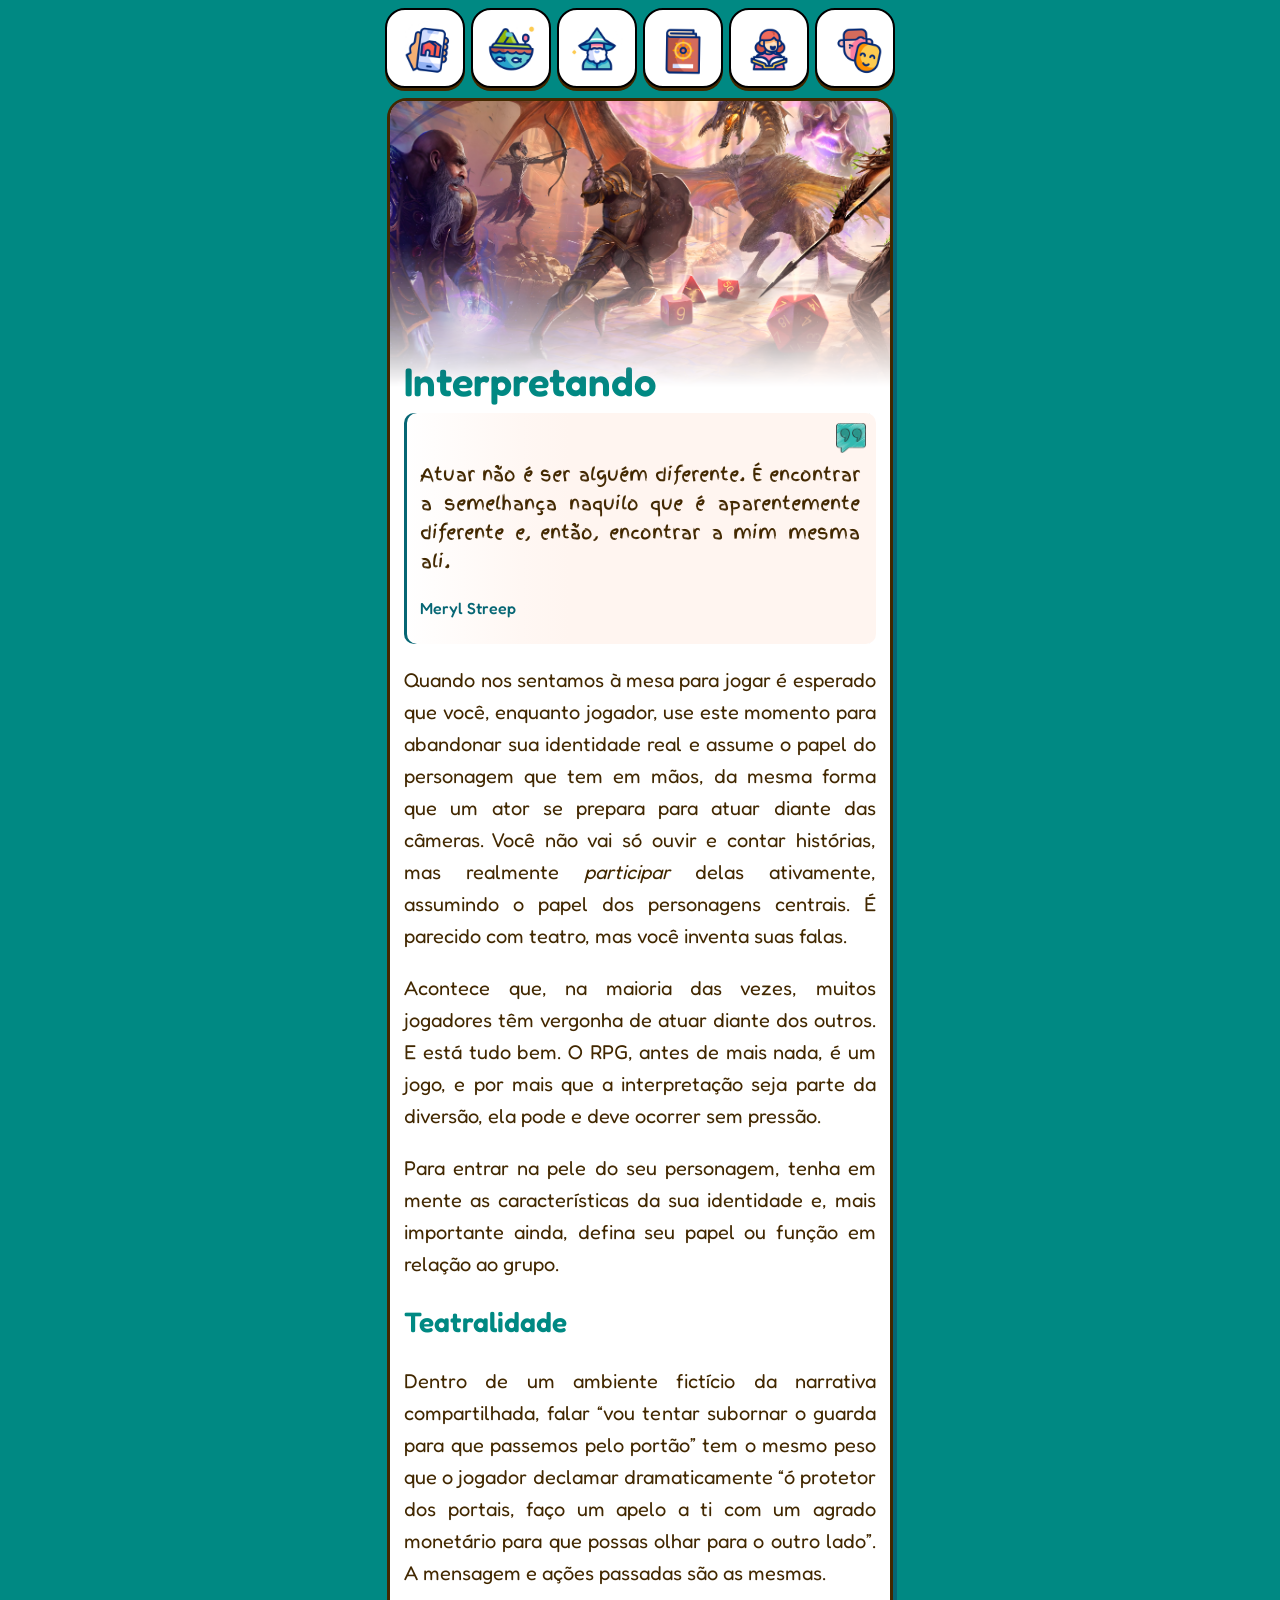
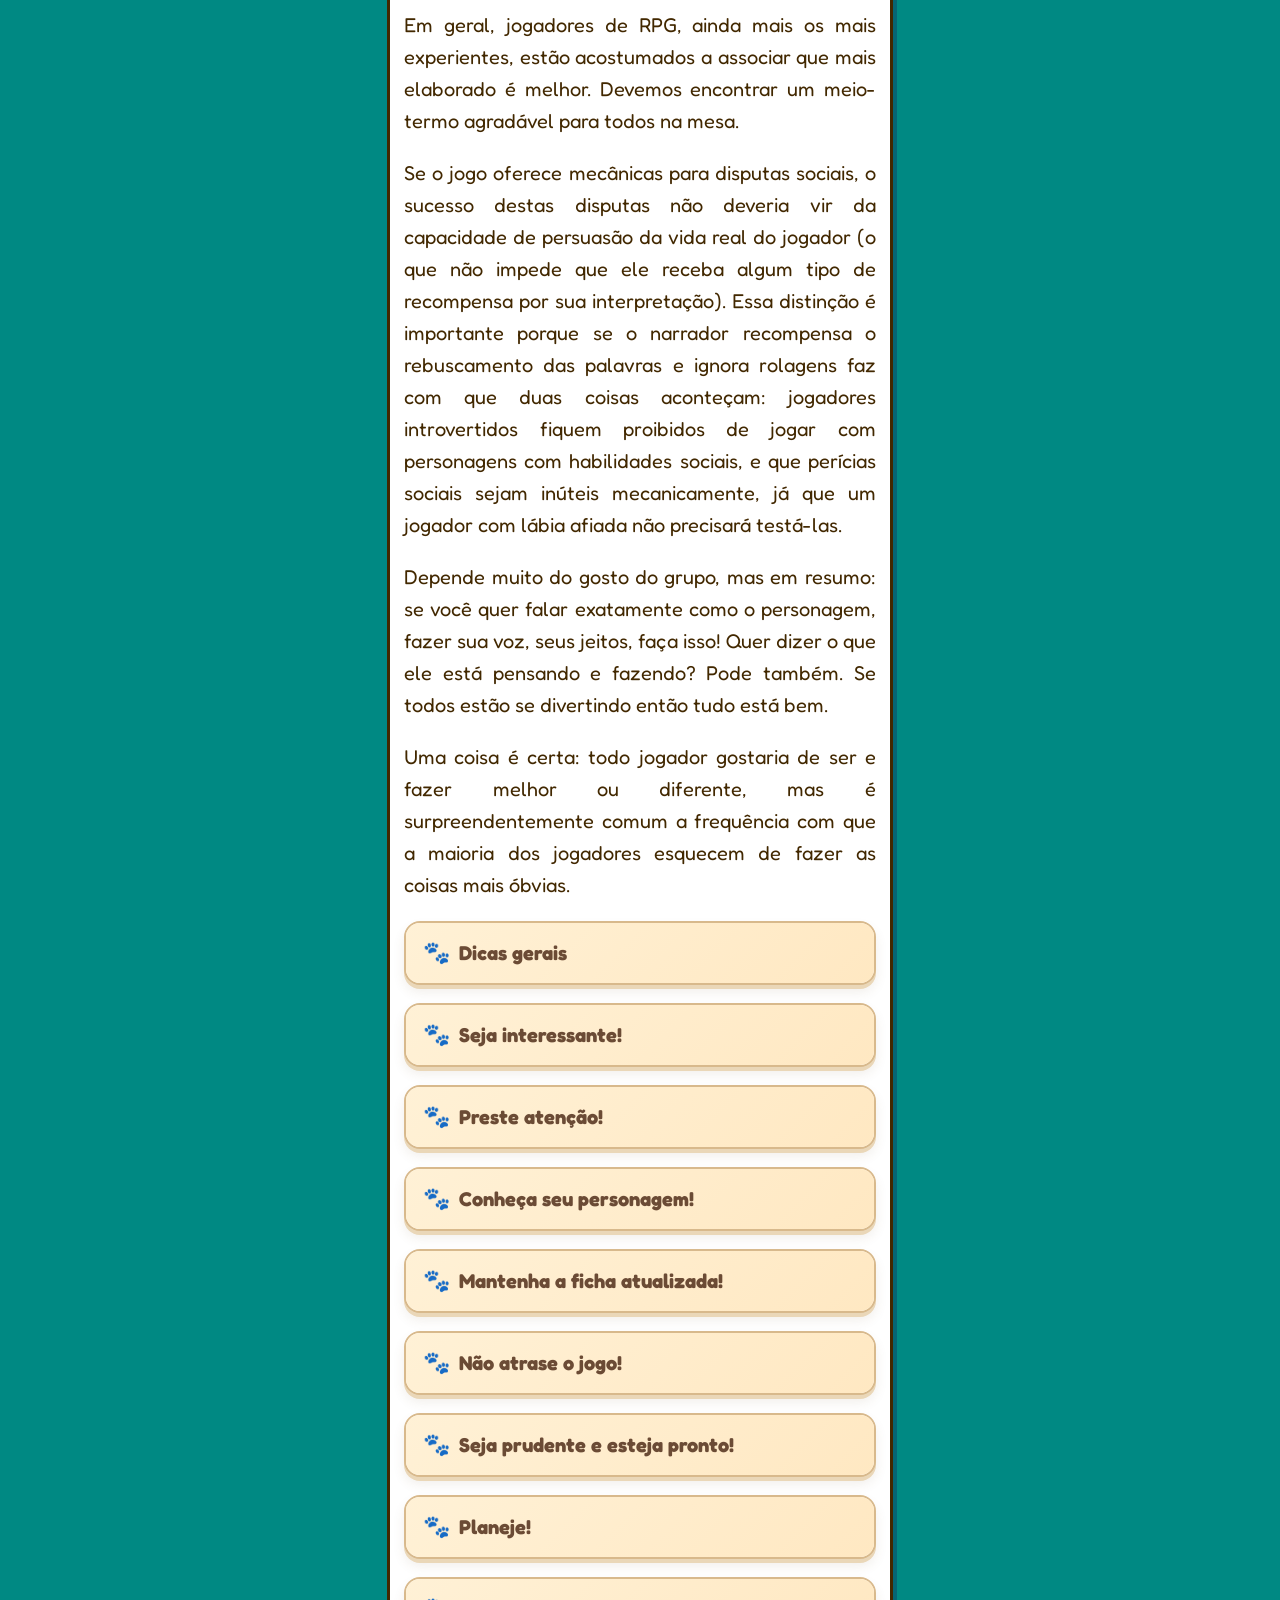
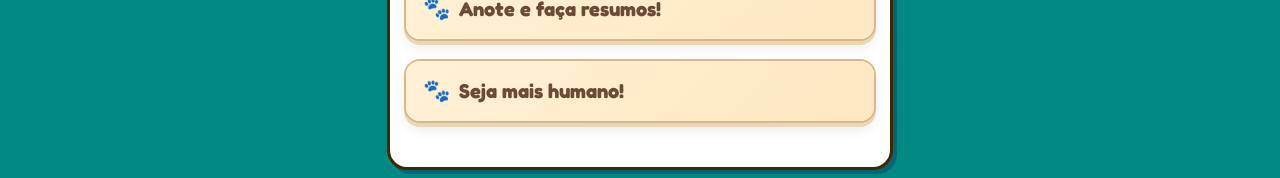
<file: interpretando/interpretando_index.htm>
<html lang="pt-BR">
    <head>
        <title>Capivaras & Calabouços - Interpretando</title>
        <link rel="icon" type="image/x-icon" href="../favicon.ico">
        <link rel="stylesheet" href="../recursos/estilos/pagina.css">
        <link rel="stylesheet" href="../recursos/estilos/texto.css">
        <link rel="stylesheet" href="../recursos/estilos/topico.css">
        <link rel="stylesheet" href="../recursos/estilos/menu_overlay.css">
        <link rel="stylesheet" href="../recursos/estilos/imagens.css">
        <link rel="stylesheet" href="../recursos/estilos/personagens.css">
        <meta name="viewport" content="width=device-width, initial-scale=1.0">
    </head>

    <body>
        <script src="../recursos/scripts/menu_overlay.js"></script>
        <script src="../recursos/scripts/topo.js"></script>

        <div id="navJogador" class="overlay">
            <a href="javascript:void(0)" class="closebtn" onclick="fechaJogador()">X</a>
            <div class="overlay-content">
                <a href="../jogador/jogador_index.htm">Olá, Jogador!</a>
                <a href="../jogador/jogador_criando.htm">Criando e Ficha</a>
                <a href="../jogador/jogador_especies.htm">Espécies</a>
                <a href="../jogador/jogador_classes.htm">Classes</a>
                <a href="../jogador/jogador_caracteristicas.htm">Características</a>
                <a href="../jogador/jogador_vantagens.htm">Vantagens</a>
                <a href="../jogador/jogador_desvantagens.htm">Desvantagens</a>
                <a href="../jogador/jogador_habilidades.htm">Habilidades</a>
                <a href="../jogador/jogador_grimorio.htm">Grimório</a>
            </div>
        </div>

        <div id="navMestre" class="overlay">
            <a href="javascript:void(0)" class="closebtn" onclick="fechaMestre()">X</a>
            <div class="overlay-content">
                <a href="../mestre/mestre_index.htm">Olá, Mestre!</a>
                <a href="../mestre/mestre_conceitos.htm">Conceitos</a>
                <a href="../mestre/mestre_preparacao.htm">Preparação</a>
                <a href="../mestre/mestre_acordo.htm">Acordo social</a>
                <a href="../mestre/mestre_mestrando.htm">Mestrando</a>
                <a href="../mestre/mestre_bestiario.htm">Bestiário</a>
                <a href="../mestre/mestre_ganchos.htm">Ganchos</a>
            </div>
        </div>

        <div id="navCenario" class="overlay">
            <a href="javascript:void(0)" class="closebtn" onclick="fechaCenario()">X</a>
            <div class="overlay-content">
                <a href="../cenario/cenario_phantasia.htm">Breve história</a>
                <a href="../cenario/cenario_locais.htm">Locais importantes</a>
                <a href="../cenario/cenario_pessoas.htm">Pessoas notáveis</a>
                <a href="../cenario/cenario_grupos.htm">Grupos influentes</a>
                <a href="../cenario/cenario_mapa.htm">Mapa de Phantasia</a>
            </div>
        </div>
        
        <div id="navRegras" class="overlay">
            <a href="javascript:void(0)" class="closebtn" onclick="fechaRegras()">X</a>
            <div class="overlay-content">
                <a href="../regras/regras_gerais.htm">Regras gerais</a>
                <a href="../regras/regras_combate.htm">Combate</a>
                <a href="../regras/regras_magia.htm">Magia</a>
            </div>
        </div>

        <div id="navInterpretando" class="overlay">
            <a href="javascript:void(0)" class="closebtn" onclick="fechaInterpretando()">X</a>
            <div class="overlay-content">
                <a href="./interpretando_index.htm">Interpretando</a>
                <a href="./interpretando_arquetipos.htm">Arquétipos</a>
                <a href="./interpretando_ficha.htm">Ficha de Personagem</a>
            </div>
        </div>
        
        <div class="menuBarra">
            <a href="../index.htm">
                <button class="botaoIcone" role="button" title="Início">
                    <img src="../recursos/imagens/icones/icone_inicio.gif" class="icone-menu">
                </button>
            </a>

            <button class="botaoIcone" role="button" onclick="abreCenario()" title="Cenário">
                <img src="../recursos/imagens/icones/icone_cenario.gif" class="icone-menu">
            </button>

            <button class="botaoIcone" role="button" onclick="abreJogador()" title="Jogador">
                <img src="../recursos/imagens/icones/icone_jogador.gif" class="icone-menu">
            </button>

            <button class="botaoIcone" role="button" title="Regras" onclick="abreRegras()">
                <img src="../recursos/imagens/icones/icone_regras.gif" class="icone-menu">
            </button>

            <button class="botaoIcone" role="button" onclick="abreMestre()" title="Mestre">
                <img src="../recursos/imagens/icones/icone_mestre.gif" class="icone-menu">
            </button>

            <button class="botaoIcone" role="button" onclick="abreInterpretando()" title="Interpretando">
                <img src="../recursos/imagens/icones/icone_interpretando.gif" class="icone-menu">
            </button>
        </div>

        <div id="conteudoPrincipal" class="conteudoPrincipal">
            <img src="../recursos/imagens/cabecalhos/cabecalho_interpretando.png" class="imagem-cabecalho">
            <div class="blocoConteudo">
                <span class="titulo">Interpretando</span>

                <div class="citacao">
                    <p><span class="citacaoTexto">Atuar não é ser alguém diferente. É encontrar a semelhança naquilo 
                        que é aparentemente diferente e, então, encontrar a mim mesma ali.</span></p>
                    <p><span class="citacaoNome">Meryl Streep</p>
                </div>

                <p>
                    Quando nos sentamos à mesa para jogar é esperado que você, enquanto jogador, use este momento para abandonar sua 
                    identidade real e assume o papel do personagem que tem em mãos, da mesma forma que um ator se prepara para atuar 
                    diante das câmeras. Você não vai só ouvir e contar histórias, mas realmente <span class="textoItalico">participar</span> 
                    delas ativamente, assumindo o 
                    papel dos personagens centrais. É parecido com teatro, mas você inventa suas falas.
                </p>

                <p>
                    Acontece que, na maioria das vezes, muitos jogadores têm vergonha de atuar diante dos outros. 
                    E está tudo bem. O RPG, antes de mais nada, é um jogo, e por mais que a interpretação 
                    seja parte da diversão, ela pode e deve ocorrer sem pressão.
                </p>
                <p>
                    Para entrar na pele do seu personagem, tenha em mente as características da sua identidade 
                    e, mais importante ainda, defina seu papel ou função em relação ao grupo.
                </p>

                <span class="subtitulo-principal">Teatralidade</span>
                <p>
                    Dentro de um ambiente fictício da narrativa compartilhada, falar “vou tentar subornar o guarda para que passemos pelo 
                    portão” tem o mesmo peso que o jogador declamar dramaticamente “ó protetor dos portais, faço um apelo a ti com um agrado 
                    monetário para que possas olhar para o outro lado”. A mensagem e ações passadas são as mesmas.
                </p>
                <p>
                    Em geral, jogadores de RPG, ainda mais os mais experientes, estão acostumados a associar que mais elaborado é melhor. 
                    Devemos encontrar um meio-termo agradável para todos na mesa.
                </p>
                <p>
                    Se o jogo oferece mecânicas para disputas sociais, o sucesso destas disputas não deveria vir da capacidade de persuasão da vida 
                    real do jogador (o que não impede que ele receba algum tipo de recompensa por sua interpretação). Essa distinção é importante 
                    porque se o narrador recompensa o rebuscamento das palavras e ignora rolagens faz com que duas coisas aconteçam: jogadores introvertidos 
                    fiquem proibidos de jogar com personagens com habilidades sociais, e que perícias sociais sejam inúteis mecanicamente, já que um 
                    jogador com lábia afiada não precisará testá-las.
                </p>
                <p>
                    Depende muito do gosto do grupo, mas em resumo: se você quer falar exatamente como o personagem, fazer sua voz, seus jeitos, faça isso! 
                    Quer dizer o que ele está pensando e fazendo? Pode também. Se todos estão se divertindo então tudo está bem.
                </p>
                <p>
                    Uma coisa é certa: todo jogador gostaria de ser e fazer melhor ou diferente, mas é surpreendentemente comum a frequência com que a 
                    maioria dos jogadores esquecem de fazer as coisas mais óbvias.
                </p>

                <details class="topico">
                    <summary class="subtitulo"><span>Dicas gerais</span></summary>
                    <p>
                        Essas são mais algumas dicas para uma interpretação divertida e interessante para seu personagem.
                    </p>
                    <p>
                        <span class="textoNegrito">Separe a vida do personagem da vida do jogador</span>. Não é necessário 
                        que dois personagens gostem um do 
                        outro no jogo só porque os jogadores são amigos na vida real. E ninguém precisa ficar de mal do amigo só 
                        porque o personagem dele não vai com a cara do seu.
                    </p>
                    <p>
                        <span class="textoNegrito">Pratique</span>. Quanto mais você tentar agir como seu personagem 
                        durante o jogo, mais fácil vai ser a interpretação ao longo do tempo.
                    </p>
                    <p>
                        É bom se preocupar com a interpretação, mas <span class="textoNegrito">evite excessos</span>. 
                        O jogo é para se divertir e ninguém que tenha bom senso exige que você e sua interpretação 
                        sejam perfeitos. Ninguém precisa ser ator ou atriz para jogar.
                    <p>
                        <span class="textoNegrito">Não se limite</span>. Algumas pessoas, sob determinadas circunstâncias, 
                        mudam. Personagens também.
                    </p>
                    <p>
                        <span class="textoNegrito">Dedique-se</span>, comprometa-se, seja sincero, saiba falar e 
                        calar, exerça a civilidade e conheça as regras.
                    </p>
                    <button type="button" class="fechar-topico">Fechar tópico</button>
                </details>

                <details class="topico">
                    <summary class="subtitulo"><span>Seja interessante!</span></summary>
                    <p>
                        Pense em personagens que queiram estar se envolvendo nas situações, que estejam sempre buscando algo mais e que tenham motivos 
                        para não se contentar e ficar parados. Os protagonistas de uma história precisam fazer a diferença.
                    </p>
                    <p>
                        Imagine algo que faça seu personagem se destacar dos outro e dê vida a essa característica. Mas também, crie um personagem incompleto, 
                        que precise de algo, que sinta a necessidade de mais. Um personagem que não tenha esses “pedaços” faltando não tem espaço para crescer 
                        e se desenvolver, muito menos terá razões para ir em busca de aventuras e se envolver em mistérios e outras coisas que pessoas normais 
                        ignorariam.
                    </p>
                    <p>
                        Como o RPG é um jogo colaborativo e social, onde, geralmente, você joga em conjunto com outras pessoas, é de bom grado que seu personagem 
                        tenha fraquezas que precisem de companheiros para ajudá-lo. Isso permite que cada jogador tenha um papel no grupo e chance de se destacar, 
                        sem contar que personagens com fraquezas são muito mais humanos e identificáveis.
                    </p>
                    <p>
                        Por fim, quando estiver jogando com o seu personagem pense como se fosse ele, aja como ele agiria na narrativa e não em termos de jogo. 
                        Haverá situações em que você sabe que uma escolha seria mais vantajosa em termos de jogo, mas que seu personagem tomaria uma decisão diferente 
                        devido a sua personalidade e conhecimento limitado. Este é um jogo de se criar histórias e não um jogo de competição para ver quem cria o 
                        personagem mais forte (até porque, se fosse, o Mestre ganharia sempre).
                    </p>
                    <button type="button" class="fechar-topico">Fechar tópico</button>
                </details>

                <details class="topico">
                    <summary class="subtitulo"><span>Preste atenção!</span></summary>
                    <p>
                        Mesmo que não seja o seu turno ou você não esteja interagino na cena, você precisa prestar atenção ao que está acontecendo ao seu redor. 
                        Esteja atento, não perca a oportunidade de agir e evite atrapalhar fazendo a escolha errada ou pior: nenhuma.
                    </p>
                    <button type="button" class="fechar-topico">Fechar tópico</button>
                </details>

                <details class="topico">
                    <summary class="subtitulo"><span>Conheça seu personagem!</span></summary>
                    <p>
                        Quando um jogador desconhece as capacidades do seu personagem, ele pode não só não aproveitar todo o potencial e diversão do jogo, como 
                        atrapalhar o grupo inteiro interrompendo o andamento do jogo.
                    </p>
                    <p>
                        É responsabilidade do jogador saber o que o seu personagem é capaz de fazer. Não compreender ou estar em dúvida quanto uma regra é 
                        totalmente normal, mas espera-se que o jogador conheça o seu personagem.
                    </p>
                    <img src="../recursos/imagens/ficha_personagem_estilizada.png" class="imagem-texto">
                    <p>
                        Tenha sempre a ficha em mãos e faça anotações.
                    </p>
                    <button type="button" class="fechar-topico">Fechar tópico</button>
                </details>

                <details class="topico">
                    <summary class="subtitulo"><span>Mantenha a ficha atualizada!</span></summary>
                    <p>
                        Manter a ficha do seu personagem atualizada é tão importante para você quanto para o grupo de jogadores, principalmente em jogos com 
                        a mecânica de progressão de níveis.
                    </p>
                    <p>
                        Em diversos jogos, conforme for a situação, existirão modificadores e bônus relevantes que determinarão um sucesso ou falha nas rolagens 
                        de dados. Logo, manter a ficha sempre atualizada é especialmente importante para aumentar as chances do seu personagem obter um 
                        resultado satisfatório quando houver um conflito no jogo.
                    </p>
                    <button type="button" class="fechar-topico">Fechar tópico</button>
                </details>

                <details class="topico">
                    <summary class="subtitulo"><span>Não atrase o jogo!</span></summary>
                    <p>
                        No geral, retardar o jogo somente para procurar alguma regra obscura nos livros não ajudará, é um desperdício de tempo e de diversão. 
                        Se algum jogador não tem certeza sobre determinada regra, usar o bom senso para seguir em frente será sempre a melhor decisão. 
                        <span class="marca-texto">Para isso existe o Mestre,</span> que orientará o jogador sobre a melhor maneira de manter o jogo em movimento.
                    </p>
                    <p>
                        Se todos concordam em parar e procurar por uma regra para uma eventual situação em jogo, então significa que é um momento importante na 
                        sessão. Do contrário, relaxe e continue jogando.
                    </p>
                    <button type="button" class="fechar-topico">Fechar tópico</button>
                </details>

                <details class="topico">
                    <summary class="subtitulo"><span>Seja prudente e esteja pronto!</span></summary>
                    <p>
                        Exceto que faça parte do conceito do seu personagem ser o centro das atenções na grande maioria das vezes, ser cauteloso é uma 
                        forma sensata de evitar perigos, permitindo discernir qual o melhor caminho a seguir, ou qual a melhor ação a adotar para uma determinada 
                        situação em jogo.
                    </p>
                    <p>
                        <span class="marcaTexto">Observar, analisar e compreender a situação em jogo permitirá que o problema seja solucionado com maior facilidade.</span>
                    </p>
                    <p>
                        Novamente, aqui cabe o conceito do seu personagem, como ele é e agiria. Mas no geral você deve estar sempre pronto para agir imediatamente. 
                        Jogadores experientes parecem estar sempre preparados para qualquer circunstância em jogo e isso advém de sua sabedoria, prudência e boa observação. 
                        Quanto melhor você se prepara, mais chance terá de realizar ações e reações imediatamente, de forma clara e confiante.
                    </p>
                    <button type="button" class="fechar-topico">Fechar tópico</button>
                </details>

                <details class="topico">
                    <summary class="subtitulo"><span>Planeje!</span></summary>
                    <p>
                        Observando o que os outros jogadores estão fazendo, um jogador estará mais bem preparado para agir em seu turno, sendo essa uma boa razão 
                        para prestar atenção quando não é sua vez. Você poderá planejar, definindo melhor as suas ações, agindo da melhor maneira.
                    </p>
                    <p>
                        Planejar suas ações se torna mais importante quando existem muitas opções disponíveis para o seu personagem; o jogador precisa saber 
                        qual será a sua ação e não vai atrasar o jogo no seu turno.
                    </p>
                    <button type="button" class="fechar-topico">Fechar tópico</button>
                </details>

                <details class="topico">
                    <summary class="subtitulo"><span>Anote e faça resumos!</span></summary>
                    <p>
                        Conforme a campanha segue, a história do seu personagem cresce. E, além de tudo o que acontece, se o seu personagem tem vários tipos de 
                        habilidades, magias, poderes, itens, contatos e aliados, é quase impossível lembrar-se de tudo ou mesmo ter espaço suficiente na ficha para 
                        preencher todos estes requisitos.
                    </p>
                    <p>
                        Logo, o ideal é fazer pequenas anotações de eventos importantes, locais, nomes de personagens do Mestre e resumos de habilidades, 
                        magias, danos e tudo aquilo que julgar necessário, facilitando o trabalho de procurar.
                    </p>
                    <button type="button" class="fechar-topico">Fechar tópico</button>
                </details>

                <details class="topico">
                    <summary class="subtitulo"><span>Seja mais humano!</span></summary>
                    <p>
                        Muitos pensam que a interpretação começa no início da sessão. Mas o que poucos sabem é que esse processo começa na criação do background. 
                        Pense em algo diferente, escreva os gostos pessoais, se ele gosta de frio, odeia calor, se tem alguma alergia ou se simplesmente ronca 
                        enquanto dorme. Acrescente pequenos traços a sua personalidade.
                    </p>
                    <p>
                        Uma coisa que faz seu personagem ganhar vida e ser memorável é criar hábitos e manias (uma tosse frequente, o retrato de sua filha 
                        no bolso, coisas assim).
                    </p>
                    <p>
                        Lembre-se do físico também. Aproveite seu personagem. Se ele é alguém de estatura alta e musculoso, você pode erguer pessoas, 
                        intimidar com mais facilidade ou levantar objetos maiores para jogar, vai da sua imaginação. Se você é alguém alto e forte, 
                        biologicamente é necessário comer mais. Usar sua aparência no role play facilita sua criatividade; sempre pense como ele e nunca 
                        como o jogador, afinal de contas, você está vivenciando outra vida.
                    </p>
                    <p>
                        Se quiser, use o jeito dele de falar, faça os gestos que ele faria, reaja como ele diante de algo. Imagine a si mesmo vivendo 
                        as experiências dele.
                    </p>
                    <p>
                        Durante o jogo, <span class="marca-texto">faça o que seu personagem faria, mesmo sendo uma ideia ruim</span>. Por exemplo: o 
                        jogador acha uma péssima ideia entrar naquele 
                        lugar cheio de inimigos. Contudo, o personagem é um bárbaro que acredita ser forte o bastante para vencer todos e quer entrar lá. 
                        Então entre lá. Jogos de interpretação são sobre contar histórias, não sobre vitória ou derrota.
                    </p>
                    <img src="../recursos/imagens/leeroy_jenkins.png" class="imagem-texto">
                    <p>
                        Você conhece a história de <span class="textoNegrito">Leeroy Jenkins</span>? É de um vídeo viral sobre um jogador de 
                        <span class="textoItalico">World of Warcraft</span> que não esperou o grupo terminar o planejamento do ataque (ele nem estava 
                        na hora, estava AFK) e avançou sobre uma 
                        horda de monstros poderosos gritando o próprio nome. Ele e todo o grupo morreram. É um ótimo exemplo de “se o personagem faria, faça”. 
                        Ou também, de pensar melhor e ser prudente. E sobre improviso. E sobre um monte de coisas legais do RPG, na real.
                    </p>

                    <div class="videoYoutube">
                        <iframe
                            src="https://www.youtube.com/embed/dBs4NLDcCS4?si=0Z-8hSBU3S1ltOwD"
                            title="YouTube video player"
                            allow="accelerometer; clipboard-write; encrypted-media; gyroscope;"
                            referrerpolicy="strict-origin-when-cross-origin">
                        </iframe>
                    </div>
                    <button type="button" class="fechar-topico">Fechar tópico</button>
                </details>

            </div>
        </div>
        <button id="voltarTopo" aria-label="Voltar ao topo" title="Voltar ao topo">↑</button>
    </body>
</html>
</file>
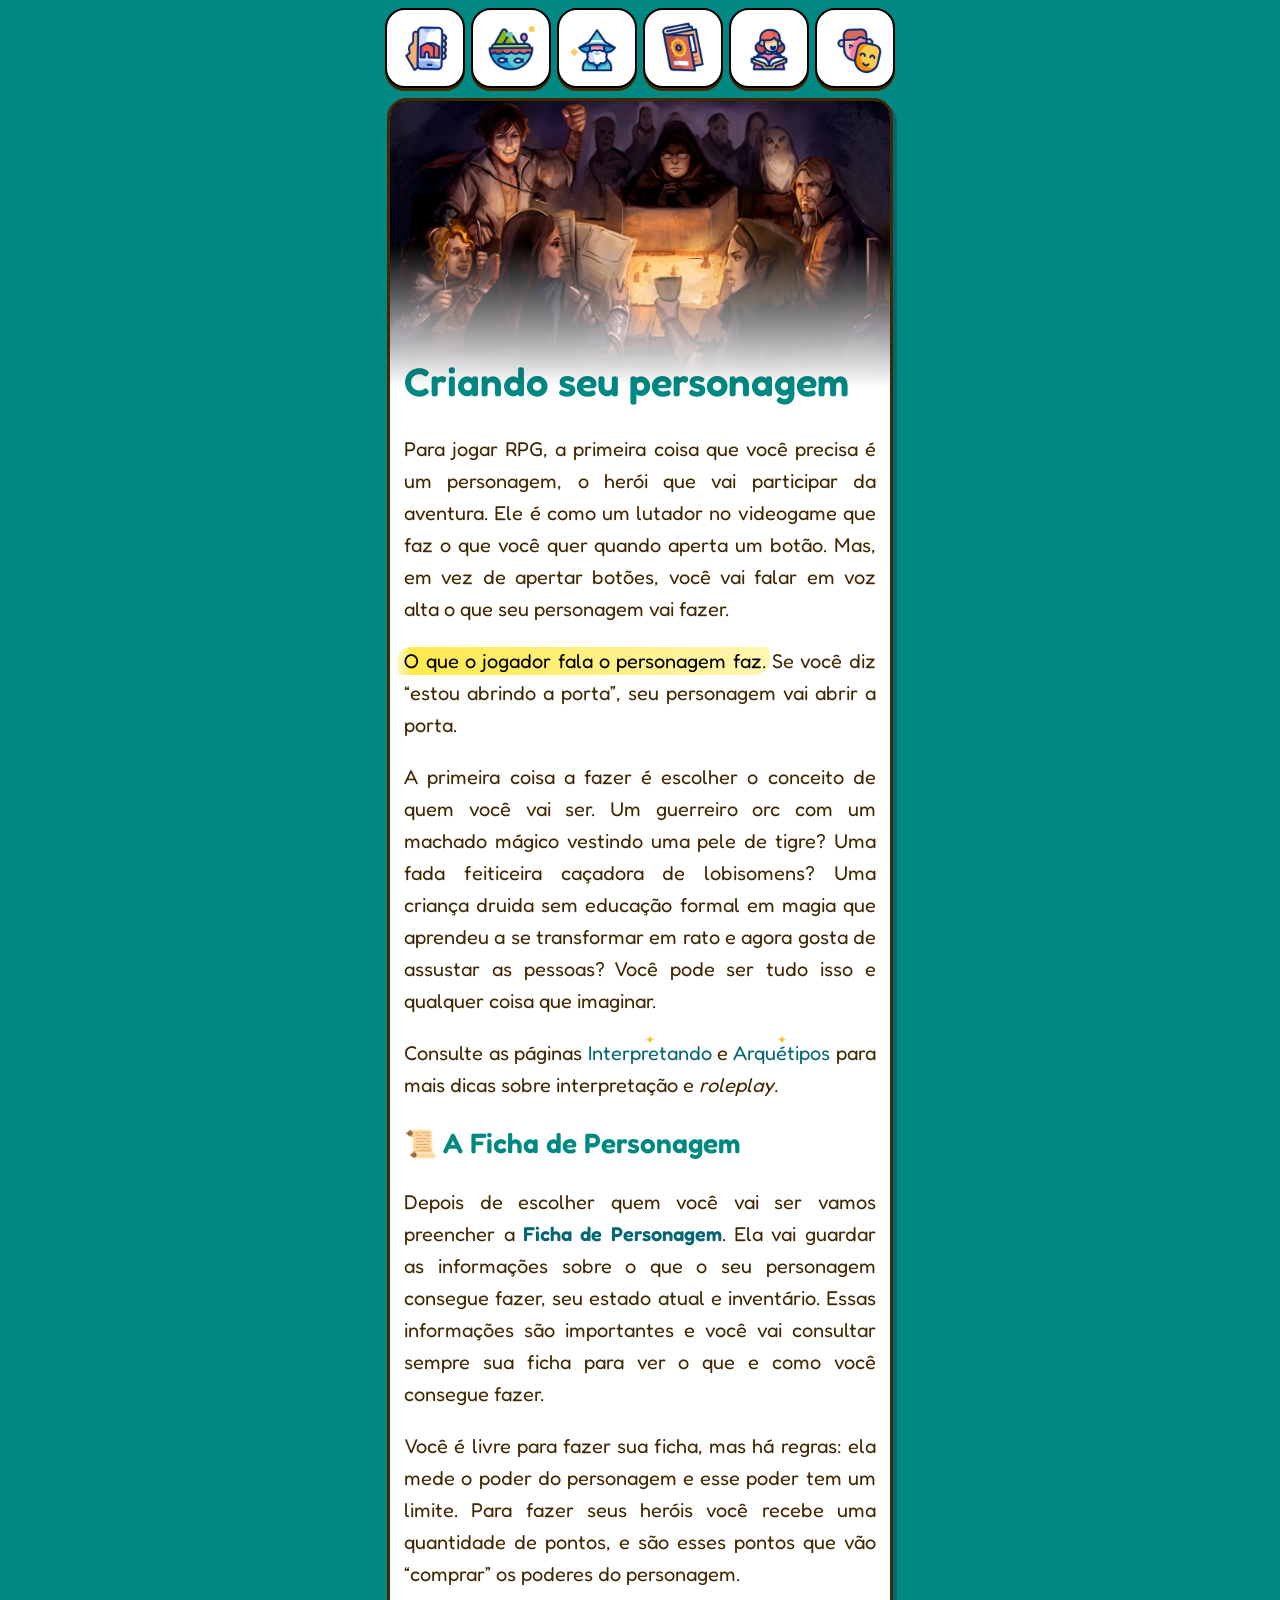
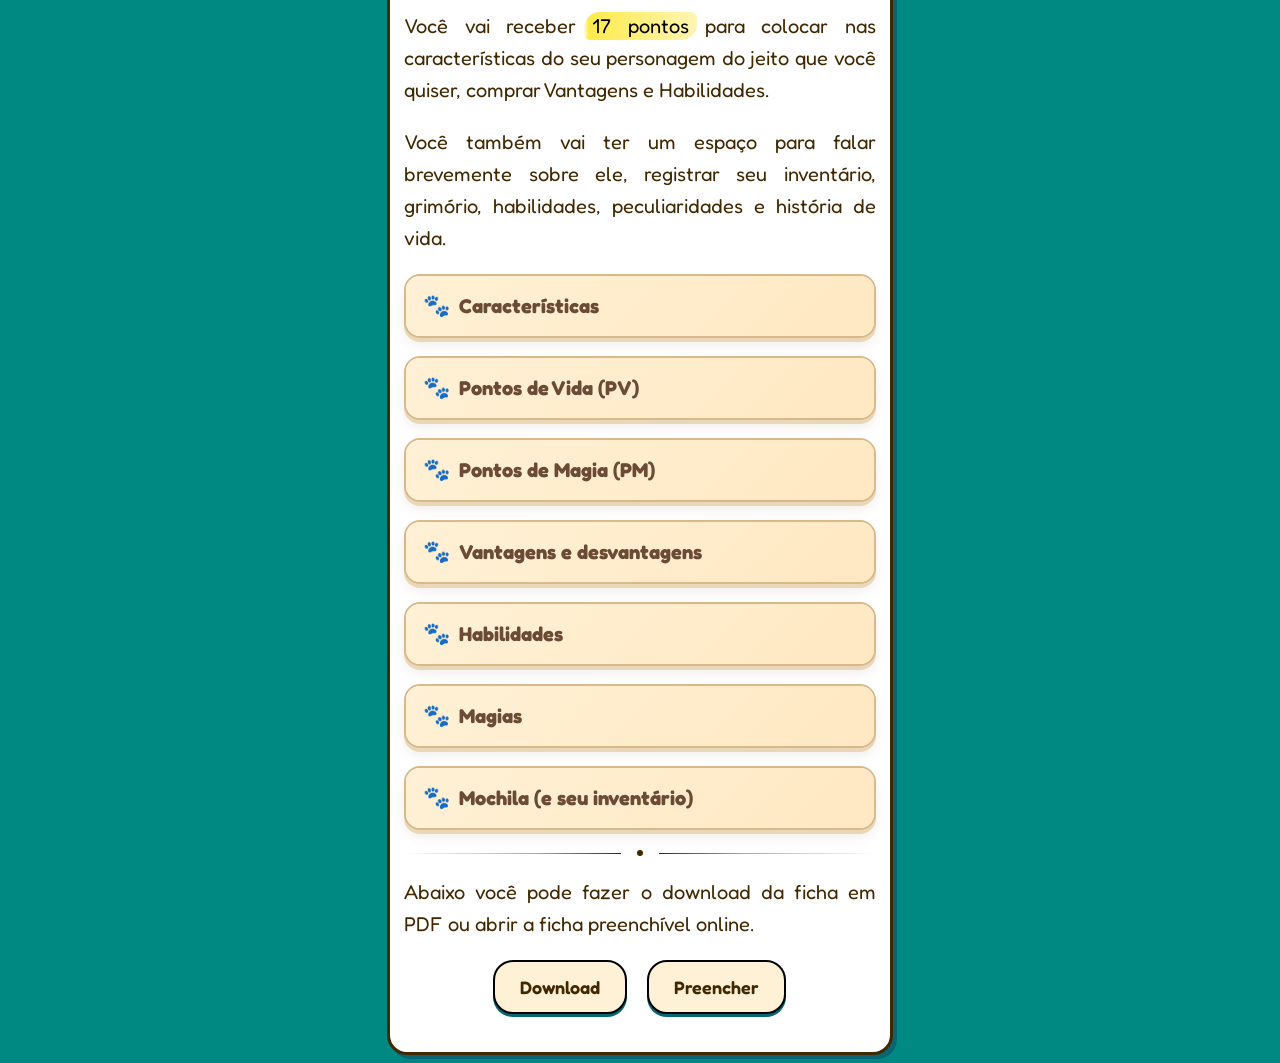
<file: jogador/jogador_criando.htm>
<html>
    <head>
        <title>Capivaras & Calabouços - Criando um personagem</title>
        <link rel="icon" type="image/x-icon" href="../favicon.ico">
        <link rel="stylesheet" href="../recursos/estilos/pagina.css">
        <link rel="stylesheet" href="../recursos/estilos/texto.css">
        <link rel="stylesheet" href="../recursos/estilos/topico.css">
        <link rel="stylesheet" href="../recursos/estilos/menu_overlay.css">
        <link rel="stylesheet" href="../recursos/estilos/imagens.css">
        <meta name="viewport" content="width=device-width, initial-scale=1.0">
    </head>

    <body>
        <script src="../recursos/scripts/menu_overlay.js"></script>
        <script src="../recursos/scripts/topo.js"></script>
        
        <div id="navJogador" class="overlay">
            <a href="javascript:void(0)" class="closebtn" onclick="fechaJogador()">X</a>
            <div class="overlay-content">
                <a href="./jogador_index.htm">Olá, Jogador!</a>
                <a href="./jogador_criando.htm">Criando e Ficha</a>
                <a href="./jogador_especies.htm">Espécies</a>
                <a href="./jogador_classes.htm">Classes</a>
                <a href="./jogador_caracteristicas.htm">Características</a>
                <a href="./jogador_vantagens.htm">Vantagens</a>
                <a href="./jogador_desvantagens.htm">Desvantagens</a>
                <a href="./jogador_habilidades.htm">Habilidades</a>
                <a href="./jogador_grimorio.htm">Grimório</a>
            </div>
        </div>

        <div id="navMestre" class="overlay">
            <a href="javascript:void(0)" class="closebtn" onclick="fechaMestre()">X</a>
            <div class="overlay-content">
                <a href="../mestre/mestre_index.htm">Olá, Mestre!</a>
                <a href="../mestre/mestre_conceitos.htm">Conceitos</a>
                <a href="../mestre/mestre_preparacao.htm">Preparação</a>
                <a href="../mestre/mestre_acordo.htm">Acordo social</a>
                <a href="../mestre/mestre_mestrando.htm">Mestrando</a>
                <a href="../mestre/mestre_bestiario.htm">Bestiário</a>
                <a href="../mestre/mestre_ganchos.htm">Ganchos</a>
            </div>
        </div>

        <div id="navCenario" class="overlay">
            <a href="javascript:void(0)" class="closebtn" onclick="fechaCenario()">X</a>
            <div class="overlay-content">
                <a href="../cenario/cenario_phantasia.htm">Breve história</a>
                <a href="../cenario/cenario_locais.htm">Locais importantes</a>
                <a href="../cenario/cenario_pessoas.htm">Pessoas notáveis</a>
                <a href="../cenario/cenario_grupos.htm">Grupos influentes</a>
                <a href="../cenario/cenario_mapa.htm">Mapa de Phantasia</a>
            </div>
        </div>
        
        <div id="navRegras" class="overlay">
            <a href="javascript:void(0)" class="closebtn" onclick="fechaRegras()">X</a>
            <div class="overlay-content">
                <a href="../regras/regras_gerais.htm">Regras gerais</a>
                <a href="../regras/regras_combate.htm">Combate</a>
                <a href="../regras/regras_magia.htm">Magia</a>
            </div>
        </div>

        <div id="navInterpretando" class="overlay">
            <a href="javascript:void(0)" class="closebtn" onclick="fechaInterpretando()">X</a>
            <div class="overlay-content">
                <a href="../interpretando/interpretando_index.htm">Interpretando</a>
                <a href="../interpretando/interpretando_arquetipos.htm">Arquétipos</a>
                <a href="../interpretando/interpretando_ficha.htm">Ficha de Personagem</a>
            </div>
        </div>
        
        <div class="menuBarra">
            <a href="../index.htm">
                <button class="botaoIcone" role="button" title="Início">
                    <img src="../recursos/imagens/icones/icone_inicio.gif" class="icone-menu">
                </button>
            </a>

            <button class="botaoIcone" role="button" onclick="abreCenario()" title="Cenário">
                <img src="../recursos/imagens/icones/icone_cenario.gif" class="icone-menu">
            </button>

            <button class="botaoIcone" role="button" onclick="abreJogador()" title="Jogador">
                <img src="../recursos/imagens/icones/icone_jogador.gif" class="icone-menu">
            </button>

            <button class="botaoIcone" role="button" title="Regras" onclick="abreRegras()">
                <img src="../recursos/imagens/icones/icone_regras.gif" class="icone-menu">
            </button>

            <button class="botaoIcone" role="button" onclick="abreMestre()" title="Mestre">
                <img src="../recursos/imagens/icones/icone_mestre.gif" class="icone-menu">
            </button>

            <button class="botaoIcone" role="button" onclick="abreInterpretando()" title="Interpretando">
                <img src="../recursos/imagens/icones/icone_interpretando.gif" class="icone-menu">
            </button>
        </div>
        
        <div id="conteudoPrincipal" class="conteudoPrincipal">
            <img src="../recursos/imagens/cabecalhos/cabecalho_criando.png" class="imagem-cabecalho">

            <div class="blocoConteudo">
                <span class="titulo">Criando seu personagem</span>
                <p>
                    Para jogar RPG, a primeira coisa que você precisa é um personagem, o herói que vai participar da aventura. Ele 
                    é como um lutador no videogame que faz o que você quer quando aperta um botão. Mas, em vez de apertar botões, 
                    você vai falar em voz alta o que seu personagem vai fazer.
                </p>
                <p>
                    <mark class="marca-texto">O que o jogador fala o personagem faz</mark>. Se você diz “estou abrindo a porta”, seu personagem vai abrir a porta.
                </p>
                <p>
                    A primeira coisa a fazer é escolher o conceito de quem você vai ser. Um guerreiro orc com um machado mágico vestindo 
                    uma pele de tigre? Uma fada feiticeira caçadora de lobisomens? Uma criança druida sem educação formal em magia que 
                    aprendeu a se transformar em rato e agora gosta de assustar as pessoas? Você pode ser tudo isso e qualquer coisa 
                    que imaginar.
                </p>
                <p>
                    Consulte as páginas <a class="link-estrela" href="../jogador/jogador_interpretando.htm">Interpretando</a> e 
                    <a class="link-estrela" href="../jogador/jogador_arquetipos.htm">Arquétipos</a> para mais dicas sobre interpretação 
                    e <span class="textoItalico">roleplay.</span>
                </p>
                
                <span class="subtitulo-ficha"> A Ficha de Personagem</span>
                <p>
                    Depois de escolher quem você vai ser vamos preencher a <span class="textoNegrito">Ficha de Personagem</span>. Ela vai 
                    guardar as informações sobre o que o seu personagem consegue fazer, seu estado atual e inventário. Essas informações 
                    são importantes e você vai consultar sempre sua ficha para ver o que e como você consegue fazer.
                </p>
                <p>
                    Você é livre para fazer sua ficha, mas há regras: ela mede o poder do personagem e esse poder tem um limite. Para 
                    fazer seus heróis você recebe uma quantidade de pontos, e são esses pontos que vão “comprar” os poderes do personagem.
                </p>
                <p>
                    Você vai receber <mark class="marca-texto">17 pontos</mark> para colocar nas características do seu personagem do jeito que você quiser, 
                    comprar Vantagens e Habilidades.
                </p>
                <p>
                    Você também vai ter um espaço para falar brevemente sobre ele, registrar seu inventário, grimório, habilidades, peculiaridades e história 
                    de vida.
                </p>

                <details class="topico">
                    <summary class="subtitulo">Características</summary>
                    <p>
                        As <span class="textoNegrito">Características</span> são informações importantes sobre seu personagem: os números que dizem como ele é. 
                        Quanto mais altas, mais poderoso ele será. Elas variam de 0 a 5.
                    </p>
                    <p>
                        As Características são <span class="textoNegrito">Força</span>, <span class="textoNegrito">Inteligência</span>, 
                        <span class="textoNegrito">Destreza</span>, <span class="textoNegrito">Resistência</span> e <span class="textoNegrito">Carisma</span>. 
                        Pessoas medianas sempre tem 0 nessas Características, e 1 é o máximo para um humano normal. Qualquer número acima de 1 é considerado heroico.
                    </p>
                    <p>
                        <span class="marca-texto">Cada ponto compra +1 em uma Característica na Ficha de Personagem</span>.
                    </p>
                    <button type="button" class="fechar-topico">Fechar tópico</button>
                </details>

                <details class="topico">
                    <summary class="subtitulo">Pontos de Vida (PV)</summary>
                    <p>
                        Os <span class="textoNegrito">Pontos de Vida</span>, ou <span class="textoNegrito">PV</span>, são a “energia” de um personagem. Quanto 
                        mais pontos de vida ele tem mais difícil é derrotá-lo.
                    </p>
                    <p>
                        Para saber quantos PV o personagem tem, jogue um dado para cada ponto de Resistência que ele tem. Por exemplo, 
                        se João tem 3 pontos de Resistência, ele joga três dados e soma os resultados. Se ele tirou 4, 5 e 3 ele vai ter 
                        4+5+3 = 12 Pontos de Vida.
                    </p>
                    <p>
                        Ele perde pontos a cada dano que levar e se chegar a 0 ele fica desmaiado até que algum amigo o ajude. Você 
                        recupera PV descansando ou tomando uma poção.
                    </p>
                    <p>
                        Se um personagem chega a -10, ele morreu. 👻
                    </p>
                    <button type="button" class="fechar-topico">Fechar tópico</button>
                </details>

                <details class="topico">
                    <summary class="subtitulo">Pontos de Magia (PM)</summary>
                    <p>
                        Os <span class="textoNegrito">Pontos de Magia</span>, ou <span class="textoNegrito">PM</span>, são o “combustível” 
                        que seu personagem usa para usar uma magia. Um mago gasta PM para lançar uma magia, e recupera PM descansando 
                        ou tomando uma poção.
                    </p>
                    <p>
                        Todo personagem possui PM, mas nem todo personagem é um usuário de magia, ou vai ser capaz de usá-la. Esses pontos 
                        não são exclusivos para magias, porém, e podem ser gastos em outras ações, como as concedidas por algumas Vantagens. 
                        Nesses casos, podemos considerar que o personagem não usou de magia, mas de uma força de vontade enorme, ajuda do 
                        destino, adrenalina ou energia vital do personagem.
                    </p>
                    <p>
                        Cada personagem tem 2 + Inteligência PM. Se INT aumenta, Magia também.
                    </p>
                    <button type="button" class="fechar-topico">Fechar tópico</button>
                </details>

                <details class="topico">
                    <summary class="subtitulo">Vantagens e desvantagens</summary>
                    <p>
                        As <span class="textoNegrito">Vantagens</span> são como poderes especiais que cada personagem tem. Você compra 
                        vantagens com os pontos que usa nas Características do personagem. Em vez de gastar tudo nelas, você pode guardar 
                        um ou dois para ter uma vantagem, como um Ataque Especial. <span class="marca-texto">Você pode comprar no máximo 3 vantagens.</span>
                    </p>
                    <p>
                        As <span class="textoNegrito">Desvantagens</span> são suas fraquezas, coisas que te atrapalham. Uma desvantagem te 
                        dá um ponto, que você pode gastar para ter uma característica mais forte, ou para ter uma vantagem.
                    </p>
                    <p>
                        Você pode ter no máximo 3 desvantagens, mas lembre-se: elas te atrapalham. <span class="marca-texto">E tudo bem, ninguém é 
                        perfeito</span>! Um bom personagem tem qualidades e defeitos que o tornam interessante.
                    </p>
                    <p>
                        Pode acontecer que durante a aventura você encontre um anel mágico com o poder de dar uma vantagem. Assim você consegue 
                        uma vantagem aleatória, que o Mestre vai escolher, que pode ser útil ou não – e não precisa gastar pontos. 
                        Também pode ser que você perca uma vantagem. Um vilão pode usar uma magia que suga poderes, por exemplo. Você não 
                        recebe de volta os pontos que gastou na vantagem perdida.
                    </p>
                    <p>
                        É claro que você também pode ganhar uma desvantagem, gostando disso ou não! Se estragou os planos de um vilão ele 
                        pode se tornar seu inimigo, ou um fantasma pode começar a assombrar você. E isso não te dá pontos para gastar. 
                        Mas calma: você também pode perder uma desvantagem, com muito tempo e esforço, ou um mago bondoso usar sua magia 
                        para ajudar. Tudo pode acontecer.
                    </p>
                    <button type="button" class="fechar-topico">Fechar tópico</button>
                </details>
                
                <details class="topico">
                    <summary class="subtitulo">Habilidades</summary>
                    <p>
                        <span class="textoNegrito">Habilidade</span> é um conhecimento do seu personagem, alguma coisa que ele sabe fazer 
                        bem. Por exemplo, um personagem que tem a habilidade Medicina consegue cuidar dos ferimentos do grupo e ajudar pessoas 
                        feridas, identificar doenças, recomendar remédios, parar um sangramento e assim por diante.
                    </p>
                    <button type="button" class="fechar-topico">Fechar tópico</button>
                </details>

                <details class="topico">
                    <summary class="subtitulo">Magias</summary>
                    <p>
                        A magia é um tipo de poder diferente, que gasta energia para ser usada: os Pontos de Magia. Se você ficar sem 
                        PM não vai poder usar magias até descansar ou tomar uma poção. A critério do Mestre e usando um teste, usar 
                        uma magia tendo PM insuficientes pode drenar PV.
                    </p>
                    <p>
                        Dependendo da sua história, um personagem começa a aventura conhecendo algumas magias <span class="marca-texto">(até 4)</span>.
                        No decorrer  da aventura ele pode aprender novas magias por diversos meios.
                    </p>
                    <button type="button" class="fechar-topico">Fechar tópico</button>
                </details>

                <details class="topico">
                    <summary class="subtitulo">Mochila (e seu inventário)</summary>
                    <p>
                        Os personagens carregam suas coisas em uma mochila ou itens parecidos de carga. Você pode ter um número limitado de coisas, 
                        e o Mestre pode dizer quando você já está carregando peso ou coisas demais.
                    </p>
                    <p>
                        Você pode começar o jogo com no máximo 6 itens, com a aprovação do Mestre.
                    </p>
                    <button type="button" class="fechar-topico">Fechar tópico</button>
                </details>

                <!-- SEPARADOR -->

                <div class="divider-container" role="separator">
                    <div class="divider-line-marrom left"></div>
                    <div class="divider-icon-marrom"></div>
                    <div class="divider-line-marrom right"></div>
                </div>

                <p>
                        Abaixo você pode fazer o download da ficha em PDF ou abrir a ficha preenchível online.
                </p>
                <div class="blocoBotaoHome">
                    <a href="./recursos/ficha-rpg-cne.pdf">
                        <button class="botaoFofinho" role="button">Download</button>
                    </a>
                    <a href="./recursos/ficha_personagem.htm">
                        <button class="botaoFofinho" role="button">Preencher</button>
                    </a>
                </div>
            </div>
        </div>
        <button id="voltarTopo" aria-label="Voltar ao topo" title="Voltar ao topo">↑</button>
    </body>

</html>
</file>
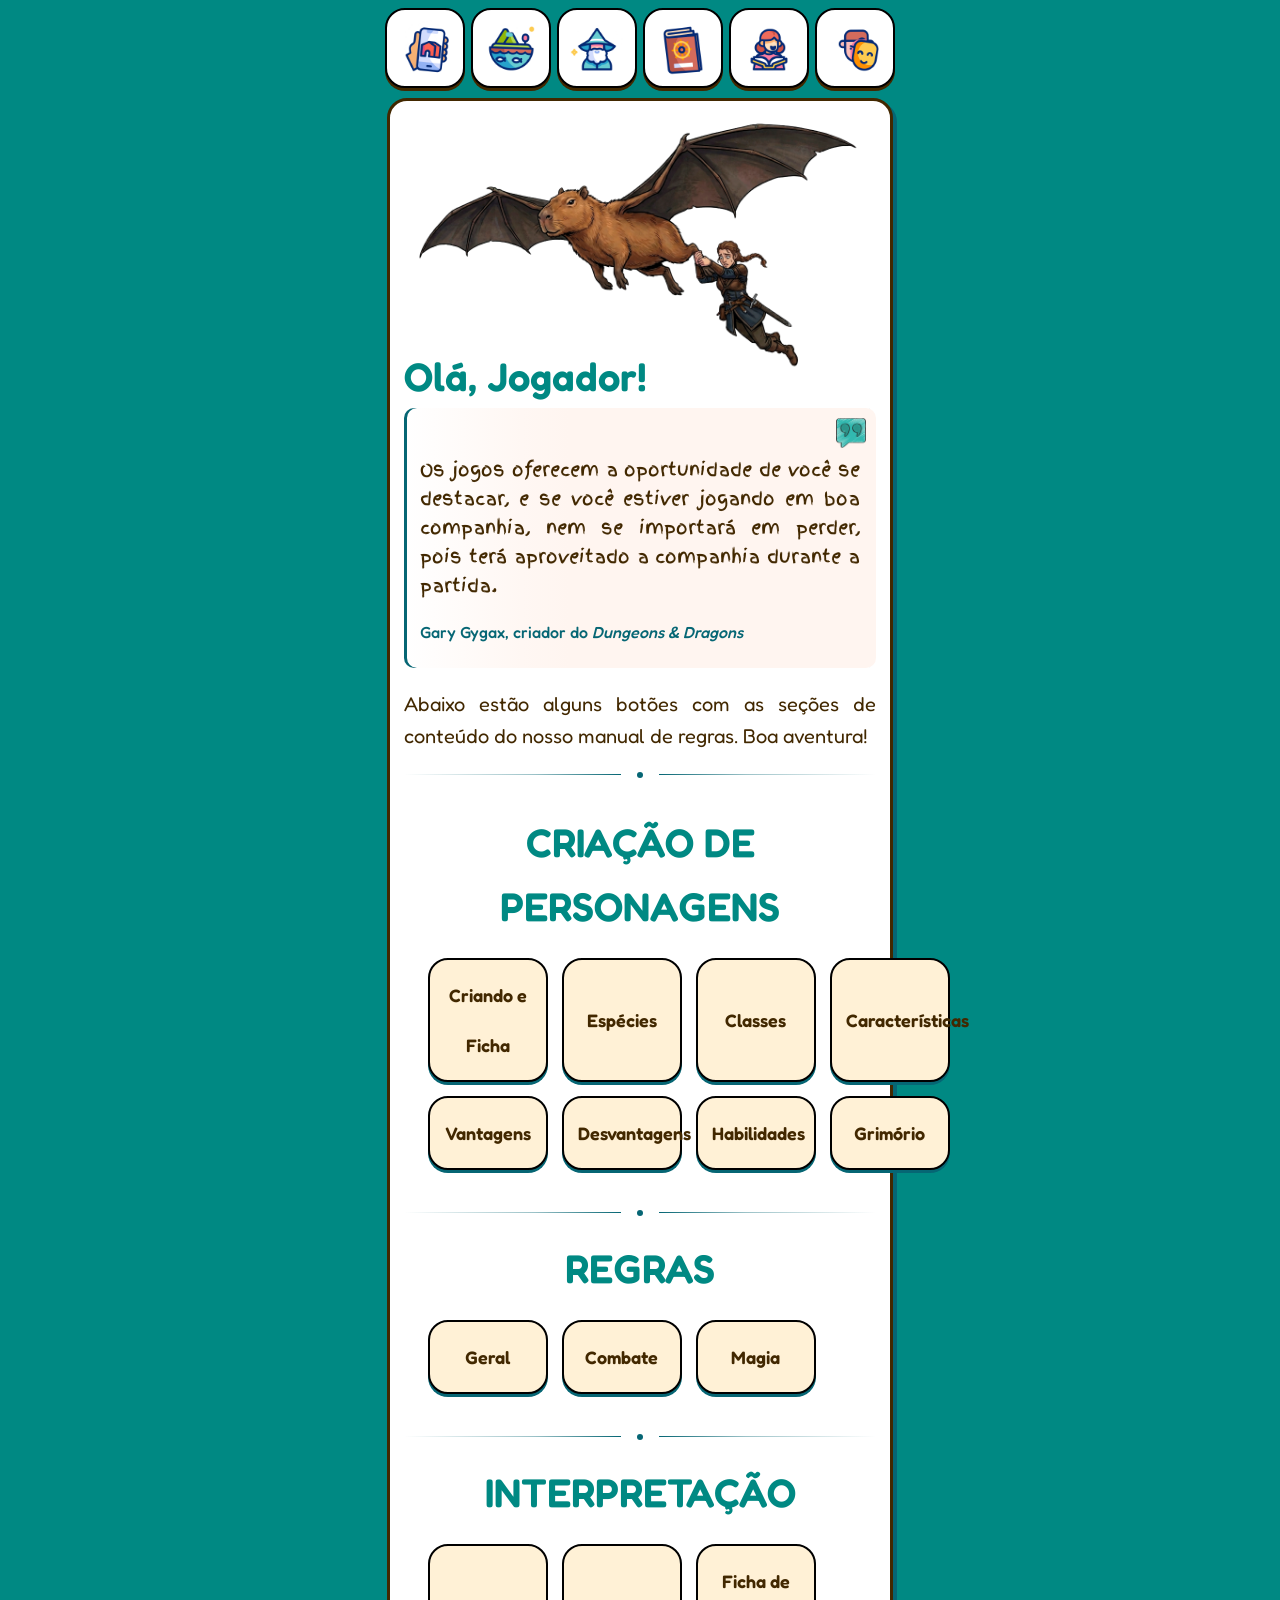
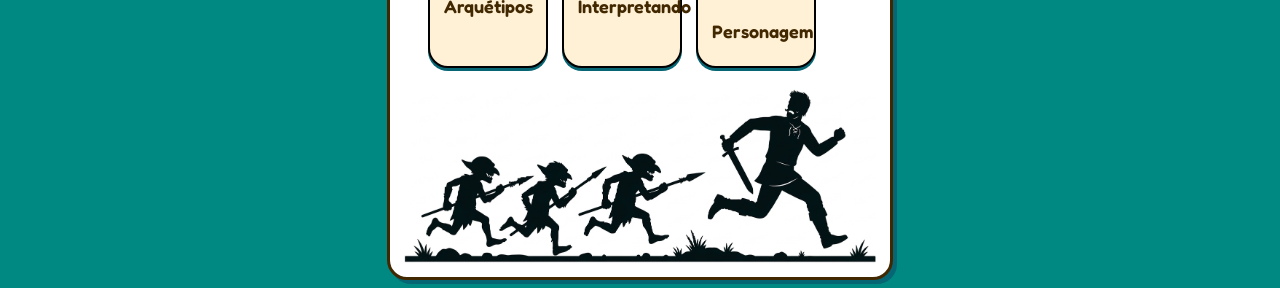
<file: jogador/jogador_index.htm>
<html>
    <head>
        <title>Capivaras & Calabouços - Jogador</title>
        <link rel="icon" type="image/x-icon" href="../favicon.ico">
        <link rel="stylesheet" href="../recursos/estilos/pagina.css">
        <link rel="stylesheet" href="../recursos/estilos/texto.css">
        <link rel="stylesheet" href="../recursos/estilos/topico.css">
        <link rel="stylesheet" href="../recursos/estilos/imagens.css">
        <link rel="stylesheet" href="../recursos/estilos/menu_overlay.css">
        <meta name="viewport" content="width=device-width, initial-scale=1.0">
    </head>

    <body>
        <script src="../recursos/scripts/menu_overlay.js"></script>
        <script src="../recursos/scripts/topo.js"></script>
        
        <div id="navJogador" class="overlay">
            <a href="javascript:void(0)" class="closebtn" onclick="fechaJogador()">X</a>
            <div class="overlay-content">
                <a href="./jogador_index.htm">Olá, Jogador!</a>
                <a href="./jogador_criando.htm">Criando e Ficha</a>
                <a href="./jogador_especies.htm">Espécies</a>
                <a href="./jogador_classes.htm">Classes</a>
                <a href="./jogador_caracteristicas.htm">Características</a>
                <a href="./jogador_vantagens.htm">Vantagens</a>
                <a href="./jogador_desvantagens.htm">Desvantagens</a>
                <a href="./jogador_habilidades.htm">Habilidades</a>
                <a href="./jogador_grimorio.htm">Grimório</a>
            </div>
        </div>

        <div id="navMestre" class="overlay">
            <a href="javascript:void(0)" class="closebtn" onclick="fechaMestre()">X</a>
            <div class="overlay-content">
                <a href="../mestre/mestre_index.htm">Olá, Mestre!</a>
                <a href="../mestre/mestre_conceitos.htm">Conceitos</a>
                <a href="../mestre/mestre_preparacao.htm">Preparação</a>
                <a href="../mestre/mestre_acordo.htm">Acordo social</a>
                <a href="../mestre/mestre_mestrando.htm">Mestrando</a>
                <a href="../mestre/mestre_bestiario.htm">Bestiário</a>
                <a href="../mestre/mestre_ganchos.htm">Ganchos</a>
            </div>
        </div>

        <div id="navCenario" class="overlay">
            <a href="javascript:void(0)" class="closebtn" onclick="fechaCenario()">X</a>
            <div class="overlay-content">
                <a href="../cenario/cenario_phantasia.htm">Breve história</a>
                <a href="../cenario/cenario_locais.htm">Locais importantes</a>
                <a href="../cenario/cenario_pessoas.htm">Pessoas notáveis</a>
                <a href="../cenario/cenario_grupos.htm">Grupos influentes</a>
                <a href="../cenario/cenario_mapa.htm">Mapa de Phantasia</a>
            </div>
        </div>
        
        <div id="navRegras" class="overlay">
            <a href="javascript:void(0)" class="closebtn" onclick="fechaRegras()">X</a>
            <div class="overlay-content">
                <a href="../regras/regras_gerais.htm">Regras gerais</a>
                <a href="../regras/regras_combate.htm">Combate</a>
                <a href="../regras/regras_magia.htm">Magia</a>
            </div>
        </div>

        <div id="navInterpretando" class="overlay">
            <a href="javascript:void(0)" class="closebtn" onclick="fechaInterpretando()">X</a>
            <div class="overlay-content">
                <a href="../interpretando/interpretando_index.htm">Interpretando</a>
                <a href="../interpretando/interpretando_arquetipos.htm">Arquétipos</a>
                <a href="../interpretando/interpretando_ficha.htm">Ficha de Personagem</a>
            </div>
        </div>
        
        <div class="menuBarra">
            <a href="../index.htm">
                <button class="botaoIcone" role="button" title="Início">
                    <img src="../recursos/imagens/icones/icone_inicio.gif" class="icone-menu">
                </button>
            </a>

            <button class="botaoIcone" role="button" onclick="abreCenario()" title="Cenário">
                <img src="../recursos/imagens/icones/icone_cenario.gif" class="icone-menu">
            </button>

            <button class="botaoIcone" role="button" onclick="abreJogador()" title="Jogador">
                <img src="../recursos/imagens/icones/icone_jogador.gif" class="icone-menu">
            </button>

            <button class="botaoIcone" role="button" title="Regras" onclick="abreRegras()">
                <img src="../recursos/imagens/icones/icone_regras.gif" class="icone-menu">
            </button>

            <button class="botaoIcone" role="button" onclick="abreMestre()" title="Mestre">
                <img src="../recursos/imagens/icones/icone_mestre.gif" class="icone-menu">
            </button>

            <button class="botaoIcone" role="button" onclick="abreInterpretando()" title="Interpretando">
                <img src="../recursos/imagens/icones/icone_interpretando.gif" class="icone-menu">
            </button>
        </div>
        
        <div id="conteudoPrincipal" class="conteudoPrincipal">
            <img src="../recursos/imagens/capivara_voando.png" class="imagem-cabecalho-sem-fade">

            <div class="blocoConteudo">
                <span class="titulo">Olá, Jogador!</span>

                <div class="citacao">
                    <p><span class="citacaoTexto">Os jogos oferecem a oportunidade de você se destacar, e se você estiver jogando em boa companhia, nem se importará 
                        em perder, pois terá aproveitado a companhia durante a partida.</span></p>
                    <p><span class="citacaoNome">Gary Gygax, criador do <span class="textoItalico">Dungeons & Dragons</span></span></p>
                </div>

                <p>
                    Abaixo estão alguns botões com as seções de conteúdo do nosso manual de regras. Boa aventura!
                </p>
                
                <!-- SEPARADOR -->
                <div class="divider-container" role="separator">
                    <div class="divider-line left"></div>
                    <div class="divider-icon"></div>
                    <div class="divider-line right"></div>
                </div>
            </div>

            <p style="text-align: center;"><span class="titulo">CRIAÇÃO DE PERSONAGENS</span></p>
            <div class="blocoBotao">
                <a href="jogador_criando.htm">
                    <button class="botaoFofinho" role="button">Criando e Ficha</button>
                </a>
                <button class="botaoFofinho" role="button">Espécies</button>
                <button class="botaoFofinho" role="button">Classes</button>
                <button class="botaoFofinho" role="button">Características</button>
                <button class="botaoFofinho" role="button">Vantagens</button>
                <button class="botaoFofinho" role="button">Desvantagens</button>
                <button class="botaoFofinho" role="button">Habilidades</button>
                <button class="botaoFofinho" role="button">Grimório</button>
            </div>

            <!-- SEPARADOR -->
            <div class="divider-container" role="separator">
                <div class="divider-line left"></div>
                <div class="divider-icon"></div>
                <div class="divider-line right"></div>
            </div>

            <p style="text-align: center;"><span class="titulo">REGRAS</span></p>
            <div class="blocoBotao">
                <button class="botaoFofinho" role="button">Geral</button>
                <button class="botaoFofinho" role="button">Combate</button>
                <button class="botaoFofinho" role="button">Magia</button>
            </div>

            <!-- SEPARADOR -->
            <div class="divider-container" role="separator">
                <div class="divider-line left"></div>
                <div class="divider-icon"></div>
                <div class="divider-line right"></div>
            </div>

            <p style="text-align: center;"><span class="titulo">INTERPRETAÇÃO</span></p>
            <div class="blocoBotao">
                <button class="botaoFofinho" role="button">Arquétipos</button>
                <button class="botaoFofinho" role="button">Interpretando</button>
                <button class="botaoFofinho" role="button">Ficha de Personagem</button>
            </div>

            <img src="../recursos/imagens/goblins_perseguindo.png">

        </div>
        <button id="voltarTopo" aria-label="Voltar ao topo" title="Voltar ao topo">↑</button>
    </body>

</html>
</file>
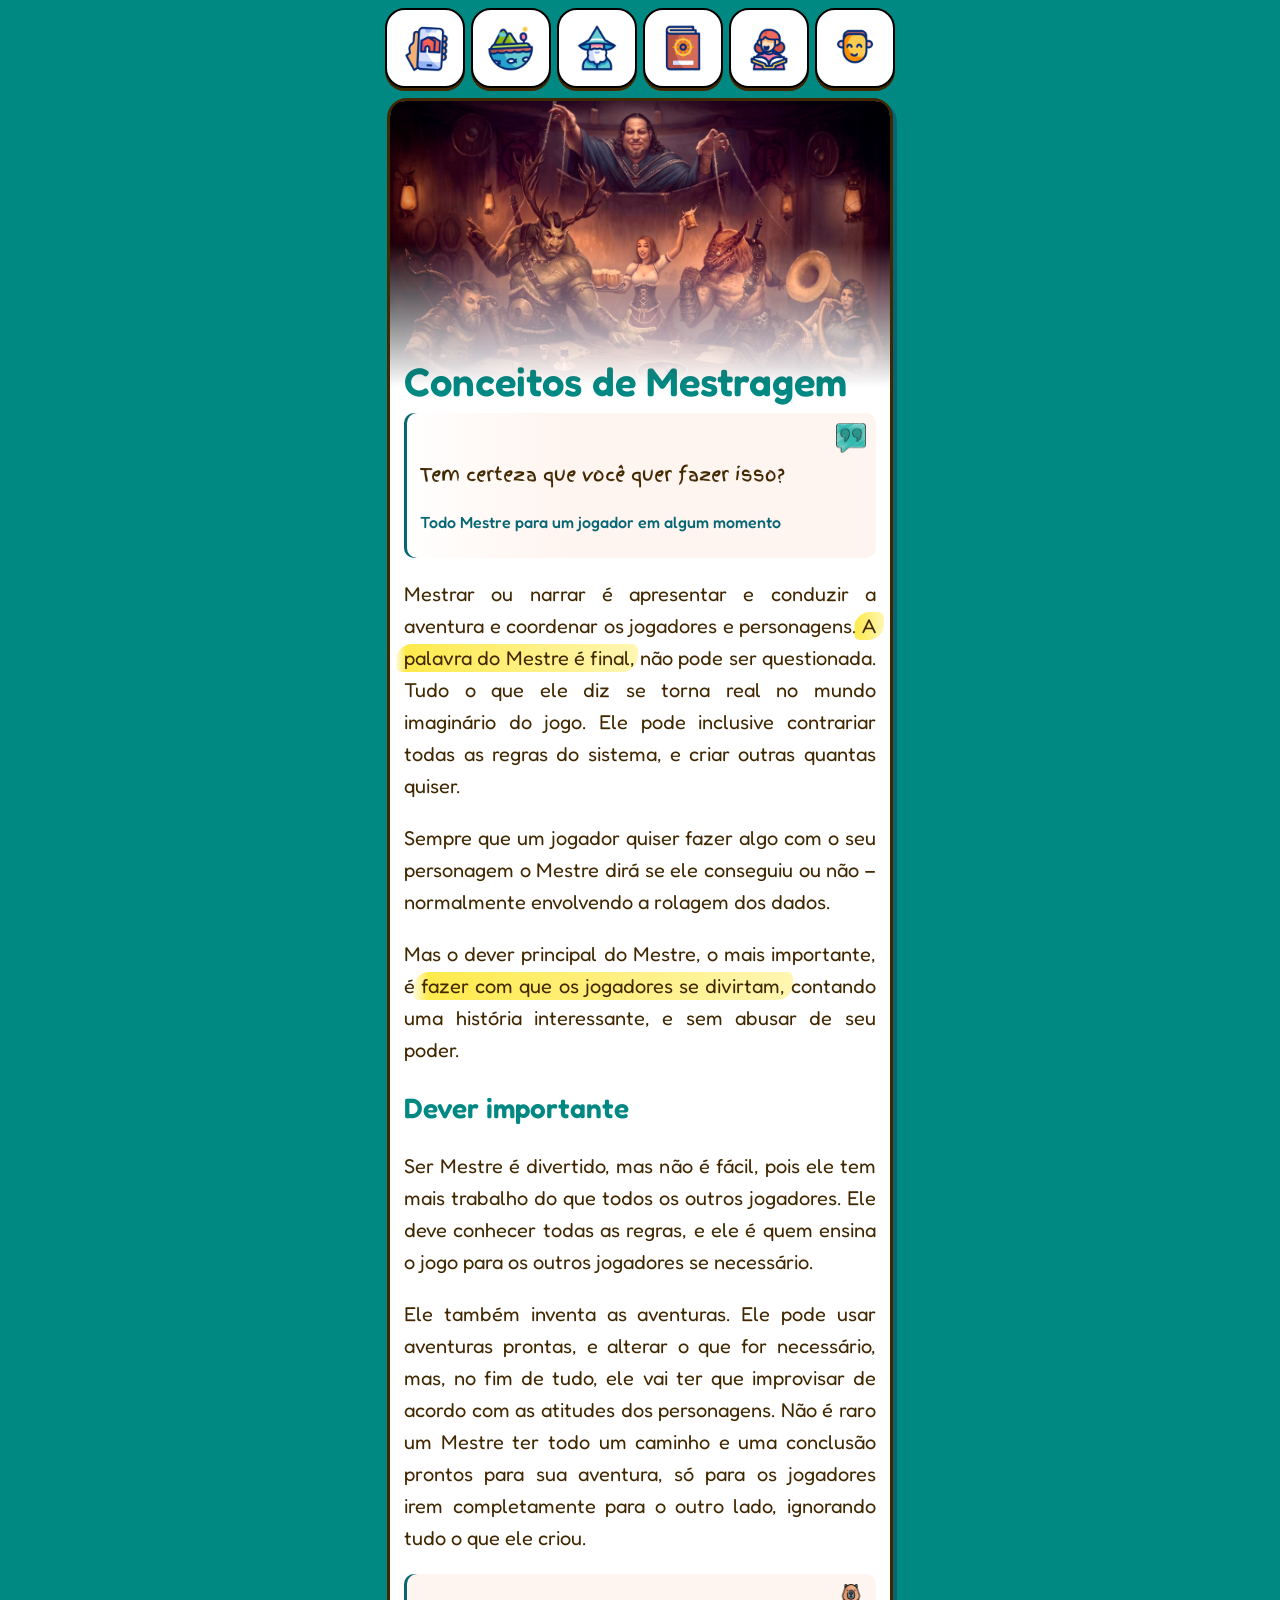
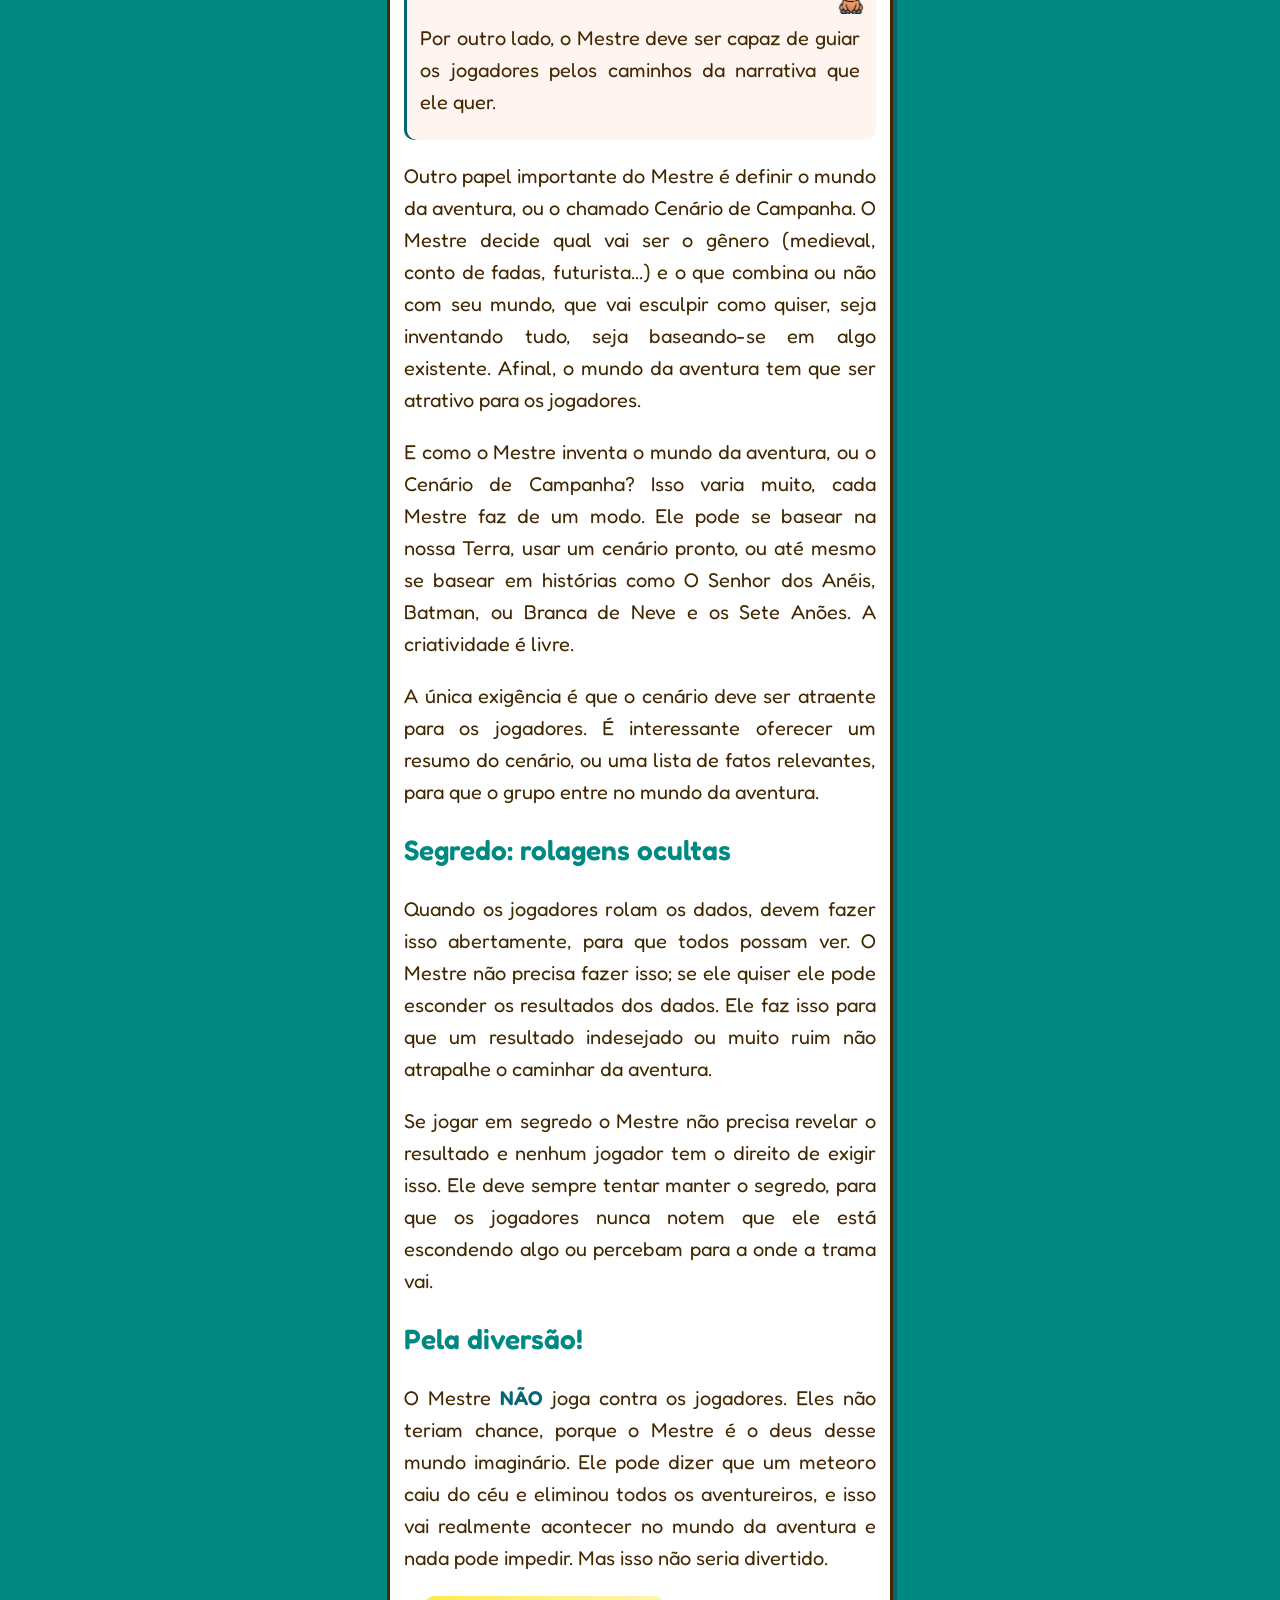
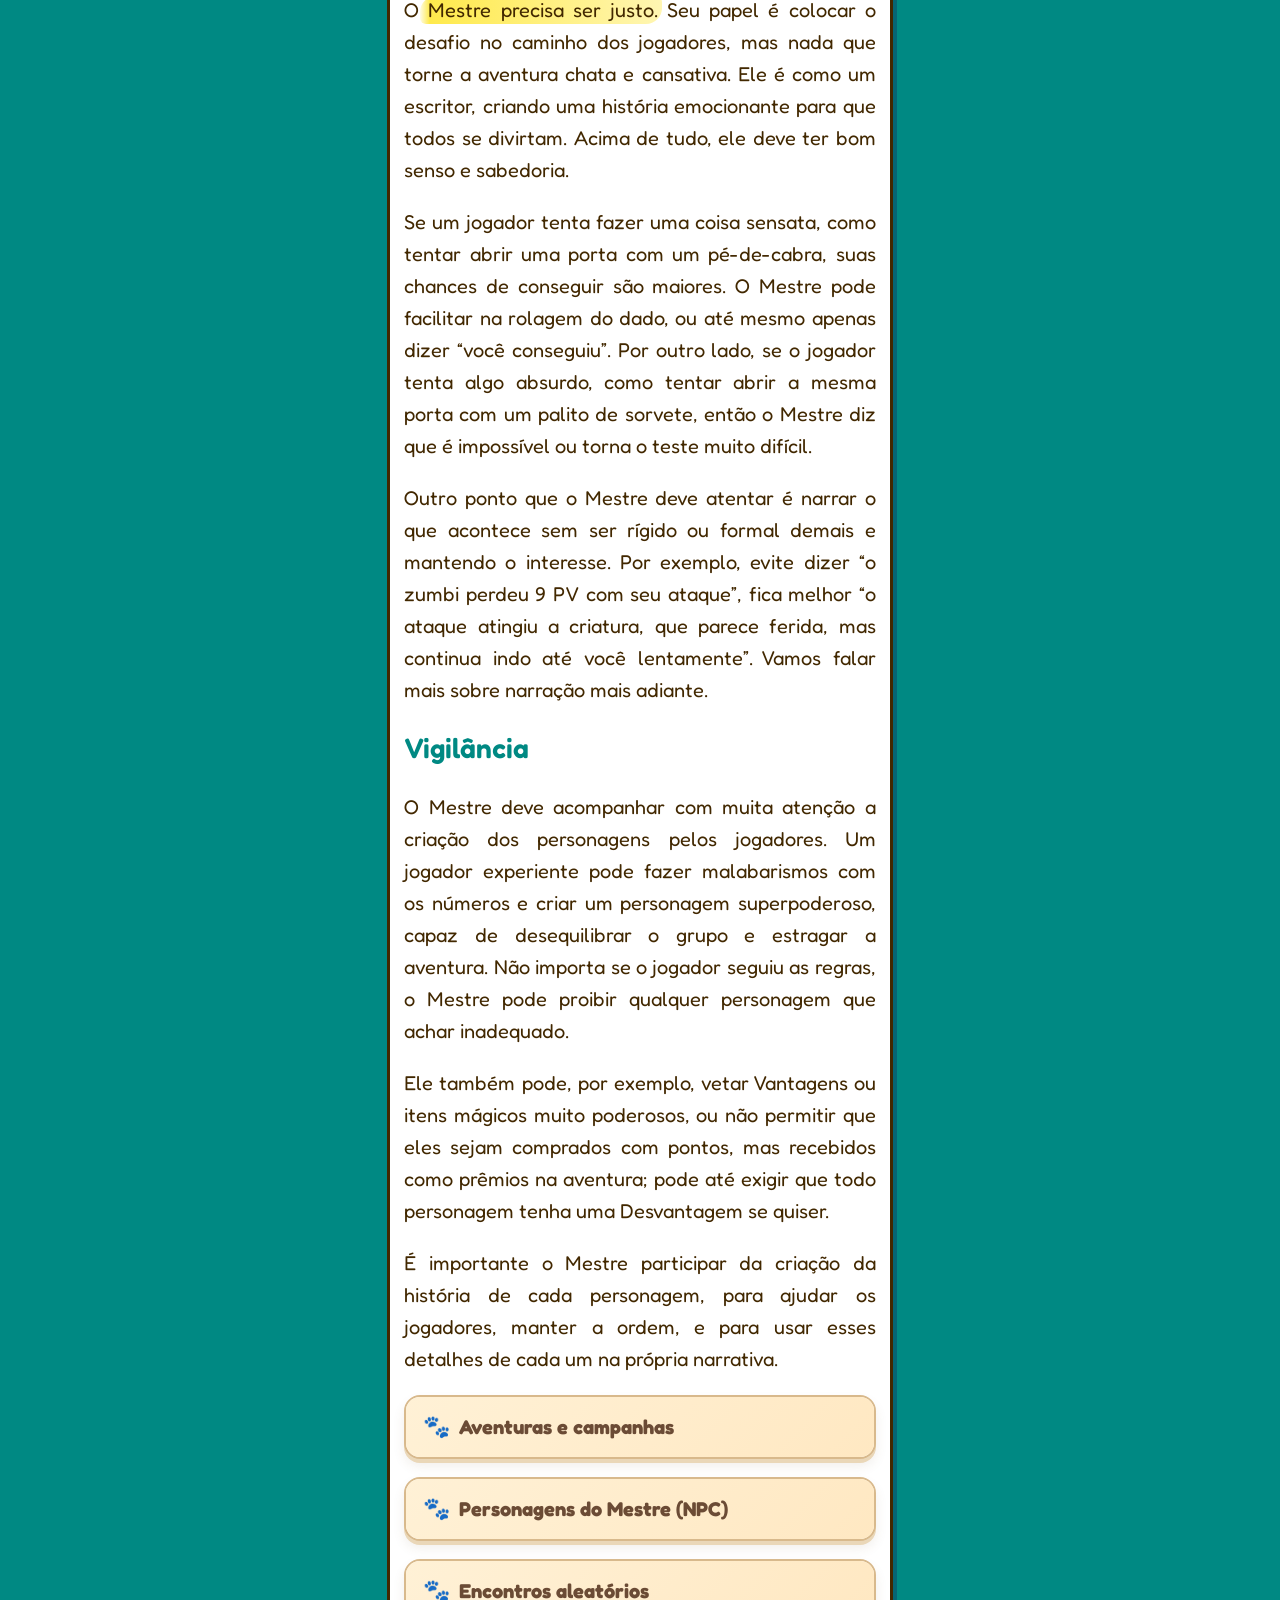
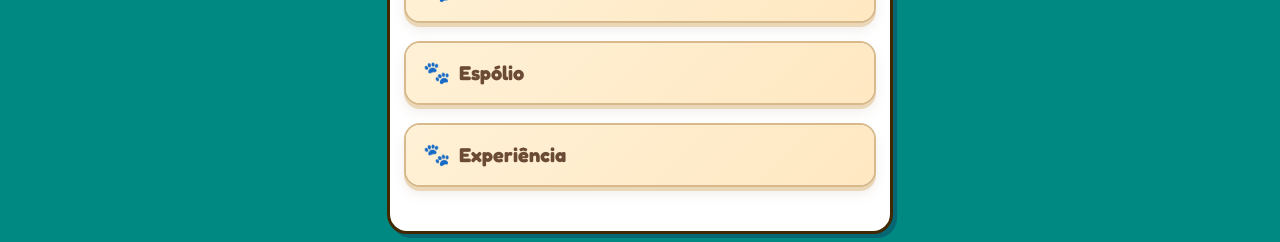
<file: mestre/mestre_conceitos.htm>
<html lang="pt-BR">
    <head>
        <title>Capivaras & Calabouços - Conceitos de Mestragem</title
        <link rel="icon" type="image/x-icon" href="../favicon.ico">
        <link rel="stylesheet" href="../recursos/estilos/pagina.css">
        <link rel="stylesheet" href="../recursos/estilos/texto.css">
        <link rel="stylesheet" href="../recursos/estilos/topico.css">
        <link rel="stylesheet" href="../recursos/estilos/menu_overlay.css">
        <link rel="stylesheet" href="../recursos/estilos/imagens.css">
        <link rel="stylesheet" href="../recursos/estilos/personagens.css">
        <meta name="viewport" content="width=device-width, initial-scale=1.0">
    </head>

    <body>
        <script src="../recursos/scripts/menu_overlay.js"></script>
        <script src="../recursos/scripts/topo.js"></script>

        <div id="navJogador" class="overlay">
            <a href="javascript:void(0)" class="closebtn" onclick="fechaJogador()">X</a>
            <div class="overlay-content">
                <a href="../jogador/jogador_index.htm">Olá, Jogador!</a>
                <a href="../jogador/jogador_criando.htm">Criando e Ficha</a>
                <a href="../jogador/jogador_especies.htm">Espécies</a>
                <a href="../jogador/jogador_classes.htm">Classes</a>
                <a href="../jogador/jogador_caracteristicas.htm">Características</a>
                <a href="../jogador/jogador_vantagens.htm">Vantagens</a>
                <a href="../jogador/jogador_desvantagens.htm">Desvantagens</a>
                <a href="../jogador/jogador_habilidades.htm">Habilidades</a>
                <a href="../jogador/jogador_grimorio.htm">Grimório</a>
            </div>
        </div>

        <div id="navMestre" class="overlay">
            <a href="javascript:void(0)" class="closebtn" onclick="fechaMestre()">X</a>
            <div class="overlay-content">
                <a href="./mestre_index.htm">Olá, Mestre!</a>
                <a href="./mestre_conceitos.htm">Conceitos</a>
                <a href="./mestre_preparacao.htm">Preparação</a>
                <a href="./mestre_acordo.htm">Acordo social</a>
                <a href="./mestre_mestrando.htm">Mestrando</a>
                <a href="./mestre_bestiario.htm">Bestiário</a>
                <a href="./mestre_ganchos.htm">Ganchos</a>
            </div>
        </div>

        <div id="navCenario" class="overlay">
            <a href="javascript:void(0)" class="closebtn" onclick="fechaCenario()">X</a>
            <div class="overlay-content">
                <a href="../cenario/cenario_phantasia.htm">Breve história</a>
                <a href="../cenario/cenario_locais.htm">Locais importantes</a>
                <a href="../cenario/cenario_pessoas.htm">Pessoas notáveis</a>
                <a href="../cenario/cenario_grupos.htm">Grupos influentes</a>
                <a href="../cenario/cenario_mapa.htm">Mapa de Phantasia</a>
            </div>
        </div>
        
        <div id="navRegras" class="overlay">
            <a href="javascript:void(0)" class="closebtn" onclick="fechaRegras()">X</a>
            <div class="overlay-content">
                <a href="../regras/regras_gerais.htm">Regras gerais</a>
                <a href="../regras/regras_combate.htm">Combate</a>
                <a href="../regras/regras_magia.htm">Magia</a>
            </div>
        </div>

        <div id="navInterpretando" class="overlay">
            <a href="javascript:void(0)" class="closebtn" onclick="fechaInterpretando()">X</a>
            <div class="overlay-content">
                <a href="../interpretando/interpretando_index.htm">Interpretando</a>
                <a href="../interpretando/interpretando_arquetipos.htm">Arquétipos</a>
                <a href="../interpretando/interpretando_ficha.htm">Ficha de Personagem</a>
            </div>
        </div>
        
        <div class="menuBarra">
            <a href="../index.htm">
                <button class="botaoIcone" role="button" title="Início">
                    <img src="../recursos/imagens/icones/icone_inicio.gif" class="icone-menu">
                </button>
            </a>

            <button class="botaoIcone" role="button" onclick="abreCenario()" title="Cenário">
                <img src="../recursos/imagens/icones/icone_cenario.gif" class="icone-menu">
            </button>

            <button class="botaoIcone" role="button" onclick="abreJogador()" title="Jogador">
                <img src="../recursos/imagens/icones/icone_jogador.gif" class="icone-menu">
            </button>

            <button class="botaoIcone" role="button" title="Regras" onclick="abreRegras()">
                <img src="../recursos/imagens/icones/icone_regras.gif" class="icone-menu">
            </button>

            <button class="botaoIcone" role="button" onclick="abreMestre()" title="Mestre">
                <img src="../recursos/imagens/icones/icone_mestre.gif" class="icone-menu">
            </button>

            <button class="botaoIcone" role="button" onclick="abreInterpretando()" title="Interpretando">
                <img src="../recursos/imagens/icones/icone_interpretando.gif" class="icone-menu">
            </button>
        </div>

        <div id="conteudoPrincipal" class="conteudoPrincipal">
            <img src="../recursos/imagens/cabecalhos/cabecalho_conceitos.png" class="imagem-cabecalho">
            <div class="blocoConteudo">
                <span class="titulo">Conceitos de Mestragem</span>

                <div class="citacao">
                    <p><span class="citacaoTexto">Tem certeza que você quer fazer isso?</span></p>
                    <p><span class="citacaoNome">Todo Mestre para um jogador em algum momento</span></p>
                </div>

                <p>
                    Mestrar ou narrar é apresentar e conduzir a aventura e coordenar os jogadores e personagens. 
                    <span class="marca-texto">A palavra do Mestre é final</span>, não pode ser questionada. 
                    Tudo o que ele diz se torna real 
                    no mundo imaginário do jogo. Ele pode inclusive contrariar todas as regras do sistema, e 
                    criar outras quantas quiser.
                </p>
                <p>
                    Sempre que um jogador quiser fazer algo com o seu personagem o Mestre dirá se ele conseguiu 
                    ou não – normalmente envolvendo a rolagem dos dados.
                </p>
                <p>
                    Mas o dever principal do Mestre, o mais importante, é <span class="marca-texto">fazer com que os jogadores 
                    se divirtam,</span> contando uma história interessante, e sem abusar de seu poder.
                </p>

                <span class="subtitulo-principal">Dever importante</span>

                <p>
                    Ser Mestre é divertido, mas não é fácil, pois ele tem mais trabalho do que todos os outros jogadores. 
                    Ele deve conhecer todas as regras, e ele é quem ensina o jogo para os outros jogadores se necessário.
                </p>
                <p>
                    Ele também inventa as aventuras. Ele pode usar aventuras prontas, e alterar o que for necessário, mas, 
                    no fim de tudo, ele vai ter que improvisar de acordo com as atitudes dos personagens. Não é raro um 
                    Mestre ter todo um caminho e uma conclusão prontos para sua aventura, só para os jogadores irem 
                    completamente para o outro lado, ignorando tudo o que ele criou.
                </p>

                <div class="aviso">
                    <p>Por outro lado, o Mestre deve ser capaz de guiar os jogadores pelos caminhos da narrativa que ele quer.</p>
                </div>

                <p>
                    Outro papel importante do Mestre é definir o mundo da aventura, ou o chamado Cenário de Campanha. 
                    O Mestre decide qual vai ser o gênero (medieval, conto de fadas, futurista...) e o que combina 
                    ou não com seu mundo, que vai esculpir como quiser, seja inventando tudo, seja baseando-se em algo 
                    existente. Afinal, o mundo da aventura tem que ser atrativo para os jogadores.
                </p>
                <p>
                    E como o Mestre inventa o mundo da aventura, ou o Cenário de Campanha? Isso varia muito, cada 
                    Mestre faz de um modo. Ele pode se basear na nossa Terra, usar um cenário pronto, ou até mesmo se 
                    basear em histórias como O Senhor dos Anéis, Batman, ou Branca de Neve e os Sete Anões. A criatividade 
                    é livre.
                </p>
                <p>
                    A única exigência é que o cenário deve ser atraente para os jogadores. É interessante oferecer 
                    um resumo do cenário, ou uma lista de fatos relevantes, para que o grupo entre no mundo da aventura.
                </p>

                <span class="subtitulo-principal">Segredo: rolagens ocultas</span>

                <p>
                    Quando os jogadores rolam os dados, devem fazer isso abertamente, para que todos possam ver. O 
                    Mestre não precisa fazer isso; se ele quiser ele pode esconder os resultados dos dados. Ele faz 
                    isso para que um resultado indesejado ou muito ruim não atrapalhe o caminhar da aventura.
                </p>
                <p>
                    Se jogar em segredo o Mestre não precisa revelar o resultado e nenhum jogador tem o direito de 
                    exigir isso. Ele deve sempre tentar manter o segredo, para que os jogadores nunca notem que ele 
                    está escondendo algo ou percebam para a onde a trama vai.
                </p>

                <span class="subtitulo-principal">Pela diversão!</span>

                <p>
                    O Mestre <span class="textoNegrito">NÃO</span> joga contra os jogadores. Eles 
                    não teriam chance, porque o Mestre é o deus desse mundo imaginário. Ele pode dizer que um meteoro 
                    caiu do céu e eliminou todos os aventureiros, e isso vai realmente acontecer no mundo da aventura e nada 
                    pode impedir. Mas isso não seria divertido.
                </p>
                <p>
                    O <span class="marca-texto">Mestre precisa ser justo</span>. Seu papel é colocar o desafio no 
                    caminho dos jogadores, mas nada que torne a aventura chata e cansativa. Ele é como um escritor, 
                    criando uma história emocionante para que todos se divirtam. Acima de tudo, ele deve ter bom senso 
                    e sabedoria.
                </p>
                <p>
                    Se um jogador tenta fazer uma coisa sensata, como tentar abrir uma porta com um pé-de-cabra, suas 
                    chances de conseguir são maiores. O Mestre pode facilitar na rolagem do dado, ou até mesmo apenas 
                    dizer “você conseguiu”. Por outro lado, se o jogador tenta algo absurdo, como tentar abrir a mesma 
                    porta com um palito de sorvete, então o Mestre diz que é impossível ou torna o teste muito difícil.
                </p>
                <p>
                    Outro ponto que o Mestre deve atentar é narrar o que acontece sem ser rígido ou formal demais e 
                    mantendo o interesse. Por exemplo, evite dizer “o zumbi perdeu 9 PV com seu ataque”, fica melhor 
                    “o ataque atingiu a criatura, que parece ferida, mas continua indo até você lentamente”. Vamos falar 
                    mais sobre narração mais adiante.
                </p>

                <span class="subtitulo-principal">Vigilância</span>

                <p>
                    O Mestre deve acompanhar com muita atenção a criação dos personagens pelos jogadores. 
                    Um jogador experiente pode fazer malabarismos com os números e criar um personagem superpoderoso, 
                    capaz de desequilibrar o grupo e estragar a aventura. Não importa se o jogador seguiu as regras, 
                    o Mestre pode proibir qualquer personagem que achar inadequado.
                </p>
                <p>
                    Ele também pode, por exemplo, vetar Vantagens ou itens mágicos muito poderosos, ou não permitir que eles 
                    sejam comprados com pontos, mas recebidos como prêmios na aventura; pode até exigir que todo personagem 
                    tenha uma Desvantagem se quiser.
                </p>
                <p>
                    É importante o Mestre participar da criação da história de cada personagem, para ajudar os jogadores, 
                    manter a ordem, e para usar esses detalhes de cada um na própria narrativa.
                </p>

                <details class="topico">
                    <summary class="subtitulo">Aventuras e campanhas</summary>
                    <img src="../recursos/imagens/regras_1.png" class="imagem-cabecalho-interno">

                    <p>
                        Uma aventura é o mesmo que uma história, mas não é o mesmo que uma partida ou uma sessão de jogo: 
                        uma partida começa quando os jogadores se reúnem e termina quando eles vão embora, mas uma aventura 
                        pode durar muitas partidas, se estendendo por dias, meses ou anos. É como se fosse uma grande 
                        história dividida em capítulos, que parou porque o tempo acabou, 
                        mas vai continuar em outro dia.
                    </p>
                    <p>
                        E o que acontece quando uma aventura termina? Uma consequência comum é que os aventureiros 
                        sobreviveram e estão muito mais poderosos. O grupo sempre pode jogar outra aventura, e outra, e 
                        mais outra, sempre com heróis mais fortes e desafios maiores, até que seus personagens se aposentem 
                        ou não consigam mais se aventurar.
                    </p>
                    <p>
                        A beleza do RPG é que os personagens não acumulam apenas poderes e armas, mas também histórias. 
                        Seus erros e acertos passados ficam marcados. Assim, aos poucos o mundo imaginário dos jogadores 
                        vai ficando mais complexo, os eventos se juntando e criando uma história maior.
                    </p>
                    <p>
                        E quando as aventuras se acumulam e se encaixam e criam uma grande história naquele mundo, 
                        temos o que chamamos de “campanha”. Aventuras tem começo, meio e fim. Campanhas podem durar para 
                        sempre. Ela é a história completa dos heróis, e só acaba quando o grupo quiser que ela acabe.
                    </p>
                    <button type="button" class="fechar-topico">Fechar tópico</button>
                </details>

                <details class="topico">
                    <summary class="subtitulo">Personagens do Mestre (NPC)</summary>
                    <img src="../recursos/imagens/regras_2.png" class="imagem-cabecalho-interno">

                    <p>
                        Grandes aventuras não são feitas apenas de heróis. Elas também envolvem aliados, ajudantes, 
                        vítimas indefesas, inimigos e, é claro, vilões. Mas quem faz o papel dos personagens secundários? 
                        O Mestre. Vamos chamar eles aqui de NPC.
                    </p>
                    <p>
                        E quem são os NPC? São todos os outros personagens que os jogadores encontram pelo caminho, 
                        do vendedor de peixes da vila ao vilão superpoderoso.
                    </p>
                    <p>
                        Os NPC são feitos basicamente iguais aos personagens dos jogadores. Eles também têm Fichas de 
                        Personagem e seguem as mesmas regras básicas de criação. O Mestre não precisa dar detalhes, 
                        nem fazer fichas para todos os NPC – só para os mais importantes. Criaturas podem compartilhar 
                        a mesma Ficha de Personagem, para facilitar a aventura.
                    </p>
                    <p>
                        No fim das contas, o Mestre cria o NPC como ele quiser. Isso pode parecer injusto para os 
                        jogadores, mas lembre-se: o Mestre não joga contra os jogadores. O que ele faz deve beneficiar a história.
                    </p>
                    <button type="button" class="fechar-topico">Fechar tópico</button>
                </details>

                <details class="topico">
                    <summary class="subtitulo">Encontros aleatórios</summary>
                    <img src="../recursos/imagens/regras_3.png" class="imagem-cabecalho-interno">

                    <p>
                        Um encontro aleatório ocorre quando os personagens são surpreendidos por uma criatura ou um 
                        bando delas. Pode ser também um lugar estranho encontrado no meio do caminho, um desvio que faz o grupo se 
                        perder, uma mulher estranha no meio da estrada com um pedido sinistro e promessa de riqueza...
                    </p>
                    <p>
                        O Mestre pode criar um encontro aleatório quando ele julgar necessário para a história, ou para agitar 
                        as coisas, colocando inimigos no caminho dos heróis, ou atacando enquanto eles dormem. Cada Mestre pode 
                        definir suas próprias regras para esses encontros.
                    </p>
                    <button type="button" class="fechar-topico">Fechar tópico</button>
                </details>

                <details class="topico">
                    <summary class="subtitulo">Espólio</summary>
                    <img src="../recursos/imagens/regras_4.png" class="imagem-cabecalho-interno">

                    <p>
                        Se quiser, o Mestre pode fazer com que os jogadores encontrem espólios em personagens 
                        derrotados, ou escondidos em cavernas e calabouços, ou do jeito que ele preferir usar para 
                        recompensar os jogadores.
                    </p>
                    <p>
                        Espólios podem conter desde objetos mundanos e sem valor até grandes tesouros ou peças únicas.
                    </p>
                    <p>
                        Ele também pode usar o dado para definir quanto dinheiro ou quão valioso é o item que os jogadores 
                        irão encontrar com rolagens. Quanto maior o número no dado, mais valioso ou até mágico o item pode ser.
                    </p>
                    <p>
                        Deve haver um equilíbrio: um grupo fraco não vai encontrar armas mágicas poderosas tão facilmente, e um inimigo 
                        como um dragão não vai deixar apenas algumas moedas de ouro para trás.
                    </p>
                    <button type="button" class="fechar-topico">Fechar tópico</button>
                </details>

                <details class="topico">
                    <summary class="subtitulo">Experiência</summary>
                    <img src="../recursos/imagens/regras_5.png" class="imagem-cabecalho-interno">

                    <p>
                        Aventureiros evoluem. Cada missão concluída, cada inimigo vencido e cada desafio 
                        superado tornam os heróis mais experientes e poderosos. Essa evolução é representada 
                        pelos <span class="marca-texto">Pontos de Experiência, ou XP.</span>
                    </p>
                    <p>
                        O Mestre deve recompensar os jogadores com XP também no final de cada aventura. E todos os 
                        jogadores que atuaram bem, agindo de acordo com seus personagens, devem ganhar pontos por 
                        sua atuação.
                    </p>
                    <button type="button" class="fechar-topico">Fechar tópico</button>
                </details>

            </div>
        </div>
        <button id="voltarTopo" aria-label="Voltar ao topo" title="Voltar ao topo">↑</button>
    </body>
</html>
</file>
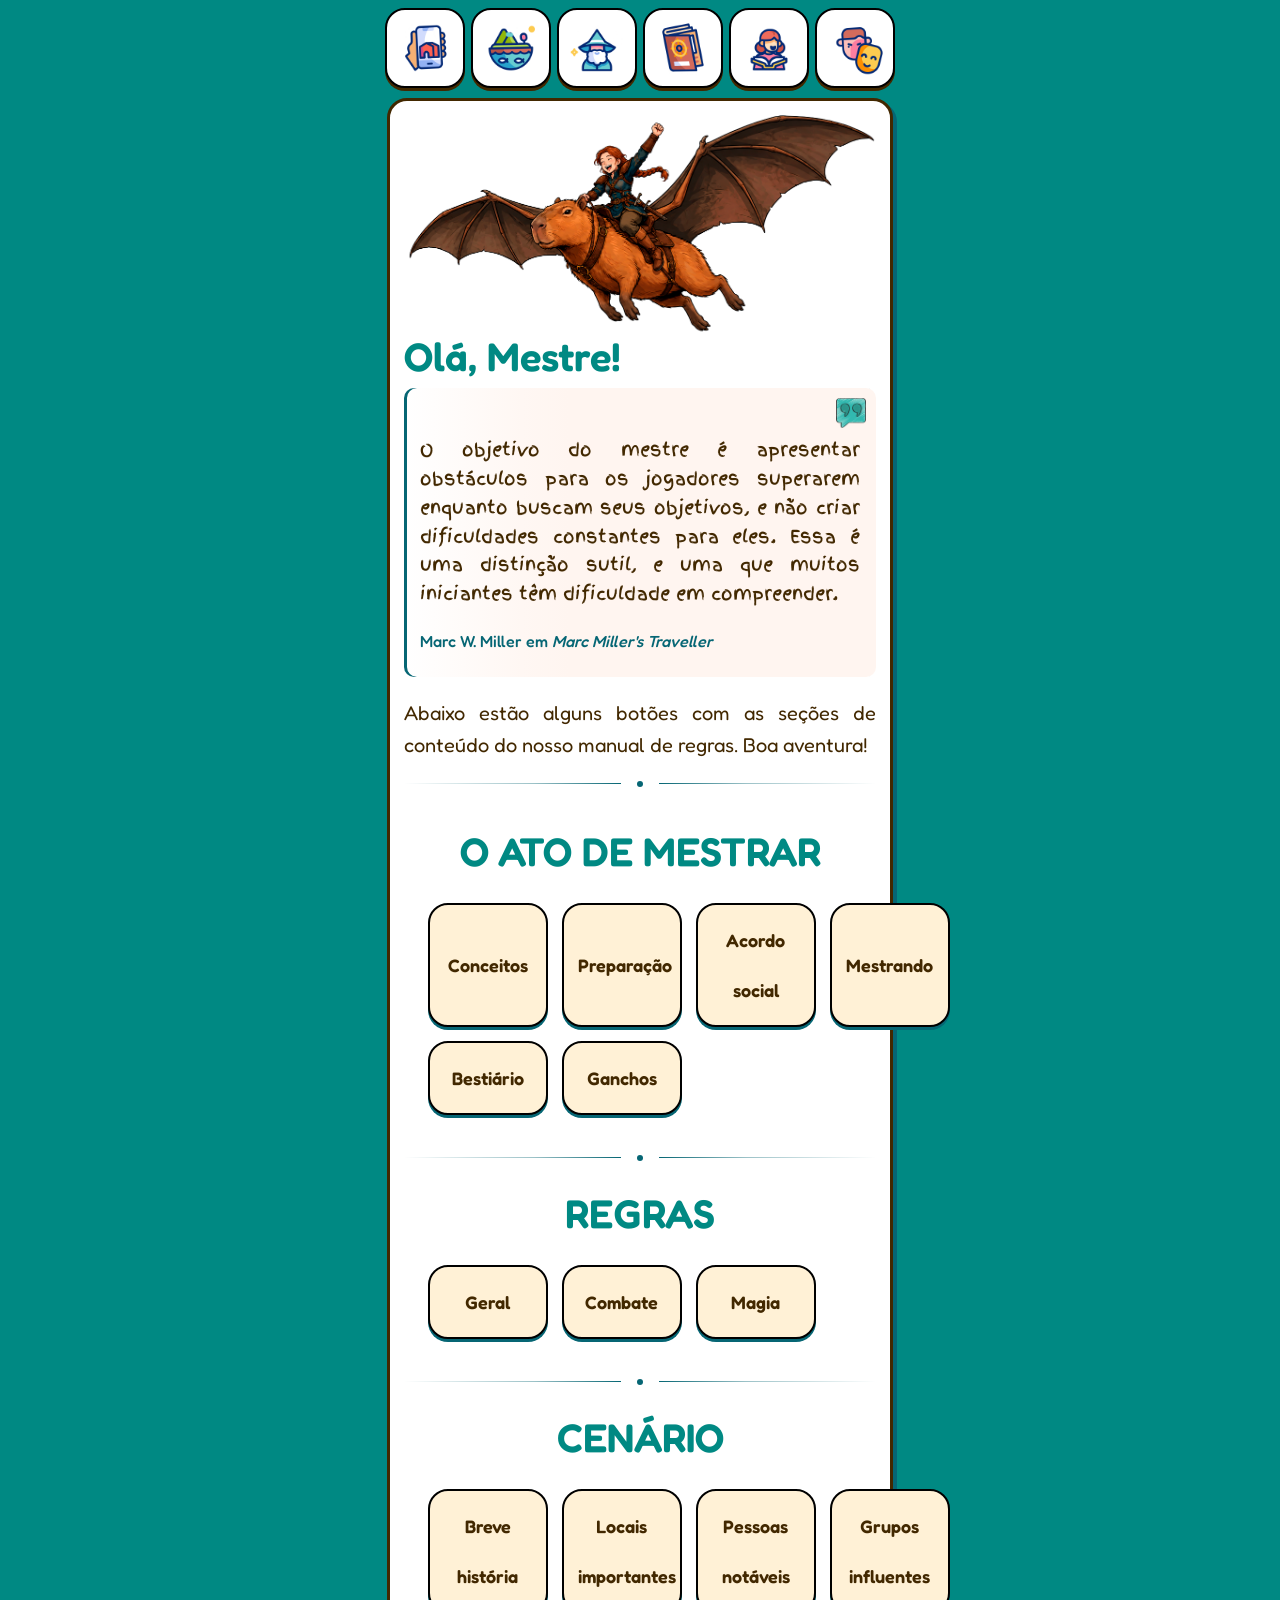
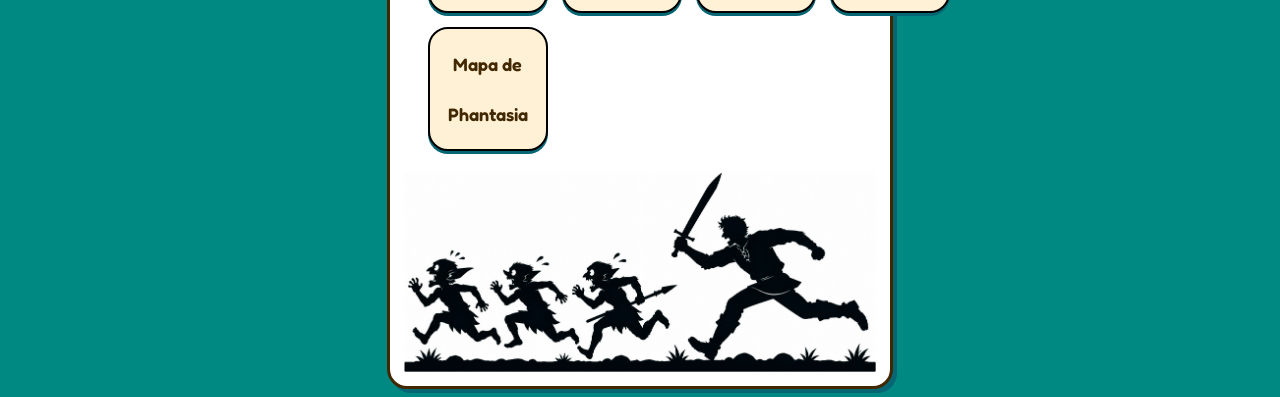
<file: mestre/mestre_index.htm>
<html>
    <head>
        <title>Capivaras & Calabouços - Mestre</title>
        <link rel="icon" type="image/x-icon" href="../favicon.ico">
        <link rel="stylesheet" href="../recursos/estilos/pagina.css">
        <link rel="stylesheet" href="../recursos/estilos/texto.css">
        <link rel="stylesheet" href="../recursos/estilos/topico.css">
        <link rel="stylesheet" href="../recursos/estilos/imagens.css">
        <link rel="stylesheet" href="../recursos/estilos/menu_overlay.css">
        <meta name="viewport" content="width=device-width, initial-scale=1.0">
    </head>

    <body>
        <script src="../recursos/scripts/menu_overlay.js"></script>
        <script src="../recursos/scripts/topo.js"></script>
        
        <div id="navJogador" class="overlay">
            <a href="javascript:void(0)" class="closebtn" onclick="fechaJogador()">X</a>
            <div class="overlay-content">
                <a href="../jogador/jogador_index.htm">Olá, Jogador!</a>
                <a href="../jogador/jogador_criando.htm">Criando e Ficha</a>
                <a href="../jogador/jogador_especies.htm">Espécies</a>
                <a href="../jogador/jogador_classes.htm">Classes</a>
                <a href="../jogador/jogador_caracteristicas.htm">Características</a>
                <a href="../jogador/jogador_vantagens.htm">Vantagens</a>
                <a href="../jogador/jogador_desvantagens.htm">Desvantagens</a>
                <a href="../jogador/jogador_habilidades.htm">Habilidades</a>
                <a href="../jogador/jogador_grimorio.htm">Grimório</a>
            </div>
        </div>

        <div id="navMestre" class="overlay">
            <a href="javascript:void(0)" class="closebtn" onclick="fechaMestre()">X</a>
            <div class="overlay-content">
                <a href="./mestre_index.htm">Olá, Mestre!</a>
                <a href="./mestre_conceitos.htm">Conceitos</a>
                <a href="./mestre_preparacao.htm">Preparação</a>
                <a href="./mestre_acordo.htm">Acordo social</a>
                <a href="./mestre_mestrando.htm">Mestrando</a>
                <a href="./mestre_bestiario.htm">Bestiário</a>
                <a href="./mestre_ganchos.htm">Ganchos</a>
            </div>
        </div>

        <div id="navCenario" class="overlay">
            <a href="javascript:void(0)" class="closebtn" onclick="fechaCenario()">X</a>
            <div class="overlay-content">
                <a href="../cenario/cenario_phantasia.htm">Breve história</a>
                <a href="../cenario/cenario_locais.htm">Locais importantes</a>
                <a href="../cenario/cenario_pessoas.htm">Pessoas notáveis</a>
                <a href="../cenario/cenario_grupos.htm">Grupos influentes</a>
                <a href="../cenario/cenario_mapa.htm">Mapa de Phantasia</a>
            </div>
        </div>
        
        <div id="navRegras" class="overlay">
            <a href="javascript:void(0)" class="closebtn" onclick="fechaRegras()">X</a>
            <div class="overlay-content">
                <a href="../regras/regras_gerais.htm">Regras gerais</a>
                <a href="../regras/regras_combate.htm">Combate</a>
                <a href="../regras/regras_magia.htm">Magia</a>
            </div>
        </div>

        <div id="navInterpretando" class="overlay">
            <a href="javascript:void(0)" class="closebtn" onclick="fechaInterpretando()">X</a>
            <div class="overlay-content">
                <a href="../interpretando/interpretando_index.htm">Interpretando</a>
                <a href="../interpretando/interpretando_arquetipos.htm">Arquétipos</a>
                <a href="../interpretando/interpretando_ficha.htm">Ficha de Personagem</a>
            </div>
        </div>
        
        <div class="menuBarra">
            <a href="../index.htm">
                <button class="botaoIcone" role="button" title="Início">
                    <img src="../recursos/imagens/icones/icone_inicio.gif" class="icone-menu">
                </button>
            </a>

            <button class="botaoIcone" role="button" onclick="abreCenario()" title="Cenário">
                <img src="../recursos/imagens/icones/icone_cenario.gif" class="icone-menu">
            </button>

            <button class="botaoIcone" role="button" onclick="abreJogador()" title="Jogador">
                <img src="../recursos/imagens/icones/icone_jogador.gif" class="icone-menu">
            </button>

            <button class="botaoIcone" role="button" title="Regras" onclick="abreRegras()">
                <img src="../recursos/imagens/icones/icone_regras.gif" class="icone-menu">
            </button>

            <button class="botaoIcone" role="button" onclick="abreMestre()" title="Mestre">
                <img src="../recursos/imagens/icones/icone_mestre.gif" class="icone-menu">
            </button>

            <button class="botaoIcone" role="button" onclick="abreInterpretando()" title="Interpretando">
                <img src="../recursos/imagens/icones/icone_interpretando.gif" class="icone-menu">
            </button>
        </div>
        
        <div id="conteudoPrincipal" class="conteudoPrincipal">
            <img src="../recursos/imagens/capivara_montando.png" class="imagem-cabecalho-sem-fade">

            <div class="blocoConteudo">
                <span class="titulo">Olá, Mestre!</span>

                <div class="citacao">
                    <p><span class="citacaoTexto">O objetivo do mestre é apresentar obstáculos para os jogadores superarem 
                        enquanto buscam seus objetivos, e não criar dificuldades constantes para eles. Essa é uma distinção sutil, e uma 
                        que muitos iniciantes têm dificuldade em compreender.</span></p>
                    <p><span class="citacaoNome">Marc W. Miller em <span class="textoItalico">Marc Miller's Traveller</span></span></p>
                </div>

                <p>
                    Abaixo estão alguns botões com as seções de conteúdo do nosso manual de regras. Boa aventura!
                </p>
                
                <!-- SEPARADOR -->
                <div class="divider-container" role="separator">
                    <div class="divider-line left"></div>
                    <div class="divider-icon"></div>
                    <div class="divider-line right"></div>
                </div>
            </div>

            <p style="text-align: center;"><span class="titulo">O ATO DE MESTRAR</span></p>
            <div class="blocoBotao">
                <button class="botaoFofinho" role="button">Conceitos</button>
                <button class="botaoFofinho" role="button">Preparação</button>
                <button class="botaoFofinho" role="button">Acordo social</button>
                <button class="botaoFofinho" role="button">Mestrando</button>
                <button class="botaoFofinho" role="button">Bestiário</button>
                <button class="botaoFofinho" role="button">Ganchos</button>
            </div>

            <!-- SEPARADOR -->
            <div class="divider-container" role="separator">
                <div class="divider-line left"></div>
                <div class="divider-icon"></div>
                <div class="divider-line right"></div>
            </div>

            <p style="text-align: center;"><span class="titulo">REGRAS</span></p>
            <div class="blocoBotao">
                <button class="botaoFofinho" role="button">Geral</button>
                <button class="botaoFofinho" role="button">Combate</button>
                <button class="botaoFofinho" role="button">Magia</button>
            </div>

            <!-- SEPARADOR -->
            <div class="divider-container" role="separator">
                <div class="divider-line left"></div>
                <div class="divider-icon"></div>
                <div class="divider-line right"></div>
            </div>

            <p style="text-align: center;"><span class="titulo">CENÁRIO</span></p>
            <div class="blocoBotao">
                <button class="botaoFofinho" role="button">Breve história</button>
                <button class="botaoFofinho" role="button">Locais importantes</button>
                <button class="botaoFofinho" role="button">Pessoas notáveis</button>
                <button class="botaoFofinho" role="button">Grupos influentes</button>
                <button class="botaoFofinho" role="button">Mapa de Phantasia</button>
            </div>

            <img src="../recursos/imagens/goblins_fugindo.png">

        </div>
        <button id="voltarTopo" aria-label="Voltar ao topo" title="Voltar ao topo">↑</button>
    </body>

</html>
</file>
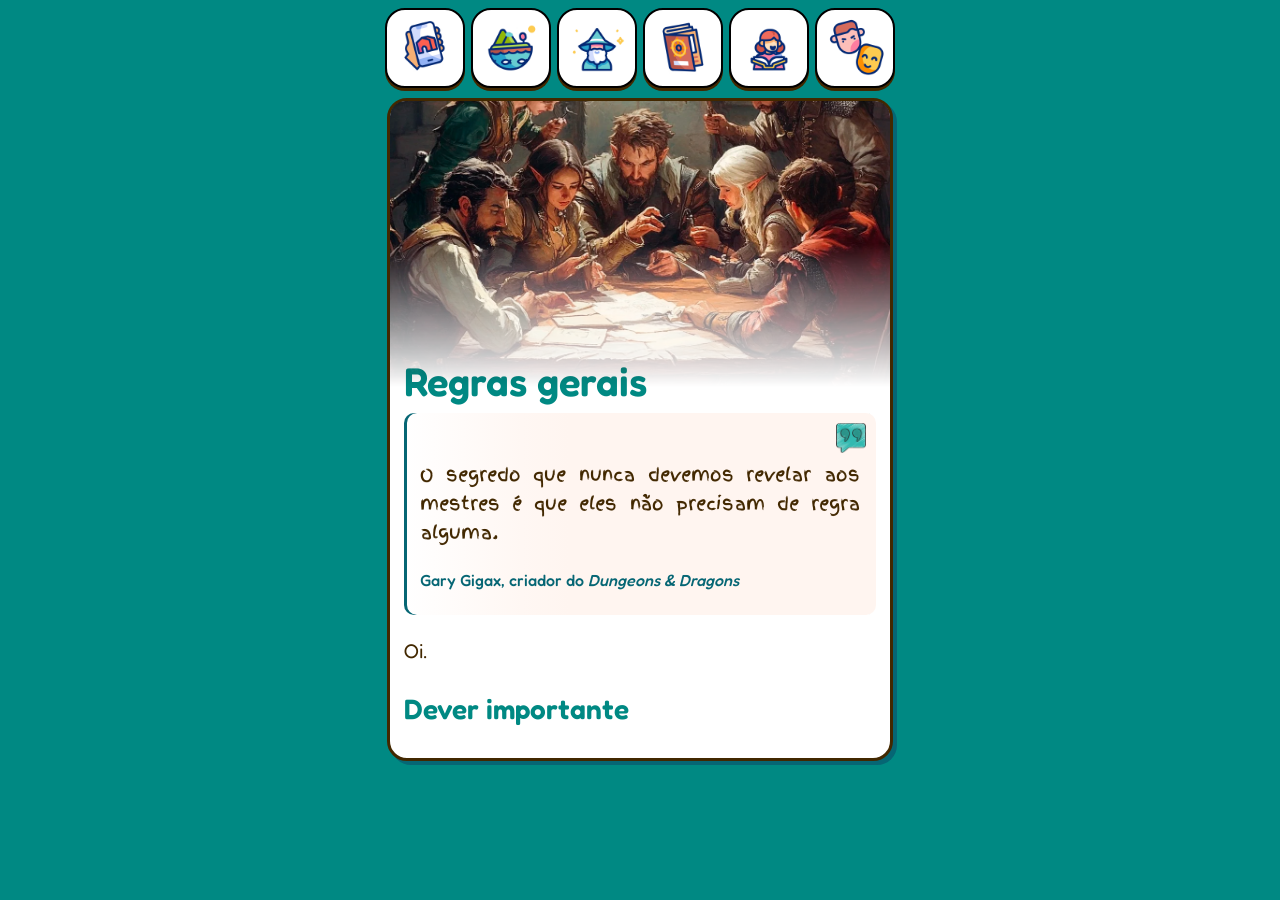
<file: regras/regras_gerais.htm>
<html lang="pt-BR">
    <head>
        <title>Capivaras & Calabouços - Regras</title>
        <link rel="icon" type="image/x-icon" href="../favicon.ico">
        <link rel="stylesheet" href="../recursos/estilos/pagina.css">
        <link rel="stylesheet" href="../recursos/estilos/texto.css">
        <link rel="stylesheet" href="../recursos/estilos/topico.css">
        <link rel="stylesheet" href="../recursos/estilos/menu_overlay.css">
        <link rel="stylesheet" href="../recursos/estilos/imagens.css">
        <link rel="stylesheet" href="../recursos/estilos/personagens.css">
        <meta name="viewport" content="width=device-width, initial-scale=1.0">
    </head>

    <body>
        <script src="../recursos/scripts/menu_overlay.js"></script>
        <script src="../recursos/scripts/topo.js"></script>

        <div id="navJogador" class="overlay">
            <a href="javascript:void(0)" class="closebtn" onclick="fechaJogador()">X</a>
            <div class="overlay-content">
                <a href="../jogador/jogador_index.htm">Olá, Jogador!</a>
                <a href="../jogador/jogador_criando.htm">Criando e Ficha</a>
                <a href="../jogador/jogador_especies.htm">Espécies</a>
                <a href="../jogador/jogador_classes.htm">Classes</a>
                <a href="../jogador/jogador_caracteristicas.htm">Características</a>
                <a href="../jogador/jogador_vantagens.htm">Vantagens</a>
                <a href="../jogador/jogador_desvantagens.htm">Desvantagens</a>
                <a href="../jogador/jogador_habilidades.htm">Habilidades</a>
                <a href="../jogador/jogador_grimorio.htm">Grimório</a>
            </div>
        </div>

        <div id="navMestre" class="overlay">
            <a href="javascript:void(0)" class="closebtn" onclick="fechaMestre()">X</a>
            <div class="overlay-content">
                <a href="../mestre/mestre_index.htm">Olá, Mestre!</a>
                <a href="../mestre/mestre_conceitos.htm">Conceitos</a>
                <a href="../mestre/mestre_preparacao.htm">Preparação</a>
                <a href="../mestre/mestre_acordo.htm">Acordo social</a>
                <a href="../mestre/mestre_mestrando.htm">Mestrando</a>
                <a href="../mestre/mestre_bestiario.htm">Bestiário</a>
                <a href="../mestre/mestre_ganchos.htm">Ganchos</a>
            </div>
        </div>

        <div id="navCenario" class="overlay">
            <a href="javascript:void(0)" class="closebtn" onclick="fechaCenario()">X</a>
            <div class="overlay-content">
                <a href="../cenario/cenario_phantasia.htm">Breve história</a>
                <a href="../cenario/cenario_locais.htm">Locais importantes</a>
                <a href="../cenario/cenario_pessoas.htm">Pessoas notáveis</a>
                <a href="../cenario/cenario_grupos.htm">Grupos influentes</a>
                <a href="../cenario/cenario_mapa.htm">Mapa de Phantasia</a>
            </div>
        </div>
        
        <div id="navRegras" class="overlay">
            <a href="javascript:void(0)" class="closebtn" onclick="fechaRegras()">X</a>
            <div class="overlay-content">
                <a href="../regras/regras_gerais.htm">Regras gerais</a>
                <a href="../regras/regras_combate.htm">Combate</a>
                <a href="../regras/regras_magia.htm">Magia</a>
            </div>
        </div>

        <div id="navInterpretando" class="overlay">
            <a href="javascript:void(0)" class="closebtn" onclick="fechaInterpretando()">X</a>
            <div class="overlay-content">
                <a href="../interpretando/interpretando_index.htm">Interpretando</a>
                <a href="../interpretando/interpretando_arquetipos.htm">Arquétipos</a>
                <a href="../interpretando/interpretando_ficha.htm">Ficha de Personagem</a>
            </div>
        </div>
        
        <div class="menuBarra">
            <a href="../index.htm">
                <button class="botaoIcone" role="button" title="Início">
                    <img src="../recursos/imagens/icones/icone_inicio.gif" class="icone-menu">
                </button>
            </a>

            <button class="botaoIcone" role="button" onclick="abreCenario()" title="Cenário">
                <img src="../recursos/imagens/icones/icone_cenario.gif" class="icone-menu">
            </button>

            <button class="botaoIcone" role="button" onclick="abreJogador()" title="Jogador">
                <img src="../recursos/imagens/icones/icone_jogador.gif" class="icone-menu">
            </button>

            <button class="botaoIcone" role="button" title="Regras" onclick="abreRegras()">
                <img src="../recursos/imagens/icones/icone_regras.gif" class="icone-menu">
            </button>

            <button class="botaoIcone" role="button" onclick="abreMestre()" title="Mestre">
                <img src="../recursos/imagens/icones/icone_mestre.gif" class="icone-menu">
            </button>

            <button class="botaoIcone" role="button" onclick="abreInterpretando()" title="Interpretando">
                <img src="../recursos/imagens/icones/icone_interpretando.gif" class="icone-menu">
            </button>
        </div>

        <div id="conteudoPrincipal" class="conteudoPrincipal">
            <img src="../recursos/imagens/cabecalhos/cabecalho_regras.png" class="imagem-cabecalho">
            <div class="blocoConteudo">
                <span class="titulo">Regras gerais</span>

                <div class="citacao">
                    <p><span class="citacaoTexto">O segredo que nunca devemos revelar aos mestres é que eles não precisam de regra alguma.</span></p>
                    <p><span class="citacaoNome">Gary Gigax, criador do <span class="textoItalico">Dungeons & Dragons</span></p>
                </div>

                <p>
                    Oi.
                </p>

                <span class="subtitulo-principal">Dever importante</span>


            </div>
        </div>

        <button id="voltarTopo" aria-label="Voltar ao topo" title="Voltar ao topo">↑</button>
    </body>
</html>
</file>
<file: recursos/estilos/pagina.css>
@font-face {
  font-family: 'Fredoka';
  src: url('../fontes/fredoka_variable_font.ttf') format('truetype-variations');
  font-weight: 300 700;
  font-style: normal;
}

@font-face {
  font-family: 'Finger Paint';
  src: url('../fontes/finger_paint.ttf') format('truetype');
  font-weight: normal;
  font-style: normal;
}

body {
    /* background: #E7F1F2; */
    background: #008983;
    /* font-family:'Segoe UI', Tahoma, Geneva, Verdana, sans-serif; */
    font-family: 'Fredoka', sans-serif;
    font-size: clamp(1rem, 1.5vw + 0.8rem, 1.25rem);
    line-height: 1.6;
}

.menuBarra {
    display: flex;
    flex-direction: row;
    margin-inline: auto;
    align-items: center;
    justify-content: center;
    gap: 6px;
    margin-bottom: 10px;
    width: 100%;
    max-width: 100%;
    box-sizing: border-box;
    margin-inline: auto;
    padding: 0 6px;
}
    
.botaoFofinho, .botaoFofinho-externo {
    font-family: 'Fredoka', sans-serif;
    background-color: #fff1d6;
    border: 2px solid #000000;
    border-radius: 20px;
    color: #422800;
    cursor: pointer;
    display: inline-block;
    font-weight: 600;
    font-size: 18px;
    padding: 0 18px;
    line-height: 50px;
    text-align: center;
    text-decoration: none;
    user-select: none;
    touch-action: manipulation;
    -webkit-user-select: none;
    -webkit-tap-highlight-color: transparent;
}

.botaoFofinho {
    box-shadow: #066674 0 3px 0 0;
}

.botaoFofinho-externo {
    box-shadow: #422800 0 3px 0 0;
}

.botaoFofinho:hover, .botaoFofinho-externo:hover {
    background-color: #E7F1F2;
}

.botaoFofinho:active, .botaoFofinho-externo:active {
    box-shadow: #066674 0 2px 0 0;
    transform: translate(2px, 2px);
}

@media (min-width: 768px) {
    .botaoFofinho, .botaoFofinho-externo {
        min-width: 120px;
        padding: 0 25px;
        -webkit-tap-highlight-color: transparent;
    }
}

.conteudoPrincipal {
    display: flex;
    flex-direction: column;
    /* max-width: fit-content; */
    width: 98%;
    border: solid 3px #422800;
    border-radius: 20px;
    padding: 14px;
    margin-inline: auto;
    background: #ffffff;
    box-shadow: 4px 4px 0 #066674;
    box-sizing: border-box;
}

@media (min-width: 768px) {
    .conteudoPrincipal {
        width: 40%;
    }
}

/* .citacao {
    position: relative;
    width: 100%;
    border: none;
    border-radius: 10px;
    padding: 1.4em 0.8em 0.1em 0.8em;
    margin-inline: auto;
    /* background: #fff1d6; */
    /* background-image: url("../imagens/fundo_citacao.png");
    background-size: 100% 100%;
    background-repeat: no-repeat;
    background-position: center;
    isolation: isolate;
    /* box-shadow: 3px 0 0 0 #066674 inset; */
    /* box-sizing: border-box;
    overflow: hidden;
    transform: translateZ(0);
} */

.citacao {
    position: relative;
    width: 100%;
    border: none;
    border-radius: 10px;
    padding: 1.4em 0.8em 0.1em 0.8em;
    margin-inline: auto;

    background: linear-gradient(
        to left,
        #fff5f0 0%,
        #fff5f0 65%,
        rgba(255, 245, 240, 0.8) 75%,
        rgba(255, 245, 240, 0) 100%
    );

    box-shadow: 3px 0 0 0 #066674 inset;
    box-sizing: border-box;
}



.aviso {
    position: relative;
    width: 100%;
    border: none;
    border-radius: 10px;
    padding: 1.4em 0.8em 0.1em 0.8em;
    margin-inline: auto;
    background: #fff5f0;
    box-shadow: 3px 0 0 0 #066674 inset;
    box-sizing: border-box;
}

.aviso::after {
  content: " ";
  position: absolute;
  top: 10px; /* Distância do topo */
  right: 10px; /* Distância da direita */
  width: 30px; /* Largura do ícone */
  height: 30px; /* Altura do ícone */
  background-image: url('../imagens/icones/icone_capivara.png');
  background-size: contain;
  background-repeat: no-repeat;
  background-position: center;
}

.citacao::after {
  content: " ";
  position: absolute;
  top: 10px; /* Distância do topo */
  right: 10px; /* Distância da direita */
  width: 30px; /* Largura do ícone */
  height: 30px; /* Altura do ícone */
  background-image: url('../imagens/icones/citacao_lapis.png');
  background-size: contain;
  background-repeat: no-repeat;
  background-position: center;
  /* opacity: 0.5; */
}

/* .blocoBotao {
    display: flex;
    flex-direction: column;
    align-items: center;
    justify-content: center;
    width: 80%;
    margin-inline: auto;
    gap: 20px;
    margin-bottom: 12px;
} */

.blocoBotao {
    display: grid;
    grid-template-columns: repeat(4, 1fr);
    gap: 14px;
    width: 90%;
    max-width: 900px;
    margin: 0 auto 20px;
}

.blocoBotao .botaoFofinho {
    width: 100%;
    min-height: 50px;
    padding: 10px 14px;
    box-sizing: border-box;
    cursor: pointer;
}

@media (max-width: 800px) {
    .blocoBotao {
        grid-template-columns: repeat(2, 1fr);
        width: 90%;
        gap: 12px;
    }
}

@media (max-width: 500px) {
    .blocoBotao {
        grid-template-columns: 1fr;
        width: 92%;
        gap: 10px;
    }

    .blocoBotao .botaoFofinho {
        min-height: 48px;
    }
}

.blocoBotaoHome {
    display: flex;
    flex-direction: row;
    align-items: center;
    justify-content: center;
    width: 80%;
    margin-inline: auto;
    gap: 20px;
    margin-bottom: 12px;
}

.blocoConteudo {
    margin-bottom: 12px;
}
  
table {
    width: 100%;
    color: #422800;
}

th, td {
    border: 1px solid #066674;
    padding: 6px;
    border-radius: 4px;
}

th {
    background-color: #066674;
    color: white;
}

tr:nth-child(even) {
    background-color: #E7F1F2;
}

.tabela {
    overflow-x: auto;
}

/* Estilos do Separador */
.divider-container {
    display: flex;
    align-items: center;
    justify-content: center;
    width: 100%;
    max-width: 600px;
    margin-left: auto;
    margin-right: auto;
    margin-top: 20px;
}

.divider-line {
    flex-grow: 1;
    height: 1px;
    background: linear-gradient(to right, transparent, rgba(6, 102, 116, 0.4) 60%, #066674);
}

.divider-line.right {
    background: linear-gradient(to right, #066674, rgba(6, 102, 116, 0.4) 40%, transparent);
}

.divider-icon {
    width: 6px;
    height: 6px;
    margin: 0 16px;
    background-color: #066674;
    border-radius: 50%;
    flex-shrink: 0;
}

.divider-line-marrom {
    flex-grow: 1;
    height: 1px;
    background: linear-gradient(to right, transparent, rgba(66, 40, 0, 0.4) 60%, #422800);
}

.divider-line-marrom.right {
    background: linear-gradient(to right, #422800, rgba(66, 40, 0, 0.4) 40%, transparent);
}

.divider-icon-marrom {
    width: 6px;
    height: 6px;
    margin: 0 16px;
    background-color: #422800;
    border-radius: 50%;
    flex-shrink: 0;
}

#voltarTopo {
    position: fixed;
    right: 20px;
    bottom: 20px;
    width: 40px;
    height: 40px;
    border: none;
    border-radius: 50%;
    background: rgba(0, 0, 0, 0.45);
    color: #fff;
    font-size: 18px;
    line-height: 1;
    cursor: pointer;
    opacity: 0;
    visibility: hidden;
    transform: translateY(8px);
    transition: opacity .25s, transform .25s, visibility .25s, background .2s;
    z-index: 999;
}

#voltarTopo:hover {
    background: rgba(0, 0, 0, 0.65);
    transform: translateY(-2px);
}
</file>
<file: recursos/estilos/texto.css>
body p {
    text-align: justify;
    hyphens: auto;
    overflow-wrap: break-word;
}

.titulo {
    font-size: clamp(1.75rem, 2.5vw + 1rem, 2.5rem);
    color: #008983;
    font-weight: 600;
}

.subtitulo-principal, .subtitulo-interno, .subtitulo-ficha {
    font-size: clamp(1.25rem, 1.5vw + 0.8rem, 1.75rem);
    color: #008983;
    font-weight: 600;
}

.subtitulo-interno {
    margin-left: 10px;
    margin-right: 20px;
}

.titulo-central {
    display: block;
    text-align: center;
}

.subtitulo-ficha::before {
    content: '📜'; /* ✨, 🛡️, ⚔️, 📜, ⭐ */
    font-size: 0.95em;
    display: inline-block;
    animation: balanco 2s infinite ease-in-out; 
}

.subtitulo-interno::before {
    content: '✨'; /* ✨, 🛡️, ⚔️, 📜, ⭐ */
    font-size: 0.95em;
    display: inline-block;
    animation: balanco 2s infinite ease-in-out; 
}

@keyframes balanco {
    0%, 100% { transform: rotate(0deg); }
    50% { transform: rotate(12deg); }
}

.conteudoPrincipal p {
    color: #422800;
}

.textoItalico {
    font-style: italic;
}

.textoNegrito {
    font-weight: 600;
    color: #066674;
}

.marca-texto {
    margin: 0 -0.4em;
    padding: 0.1em 0.4em;
    border-radius: 0.8em 0.3em;
    background: transparent;
    background-image: linear-gradient(
        to right,
        rgba(255, 225, 0, 0.1),
        rgba(255, 225, 0, 0.7) 4%,
        rgba(255, 225, 0, 0.3)
    );
    -webkit-box-decoration-break: clone;
    box-decoration-break: clone;
}

.marca-texto-verde {
    font-weight: bolder;
    background: linear-gradient(104deg, 
                                rgba(130, 255, 173,0) 0.9%, 
                                rgba(130, 255, 173,1.25) 2.4%, 
                                rgba(130, 255, 173,0.5) 5.8%, 
                                rgba(130, 255, 173,0.1) 93%, 
                                rgba(130, 255, 173,0.7) 96%, 
                                rgba(130, 255, 1732,0) 98%),
        linear-gradient(183deg, 
                        rgba(130, 255, 173,0) 0%, 
                        rgba(130, 255, 173,0.3) 7.9%, 
                        rgba(130, 255, 173,0) 15%);
    padding: 0.6em 13.7px;
    box-decoration-break: clone;
    -webkit-box-decoration-break: clone;
    margin: 0;
    border-radius: 7.5px;
    text-shadow: -12px 12px 9.8px rgba(130, 255, 173,0.7), 
        21px -18.1px 7.3px rgba(255, 255, 255,1), 
        -18.1px -27.3px 30px rgba(255, 255, 255,1);
}

.link-texto, .link-estrela {
    color: #066674;
    /* font-weight: bold; */
    text-decoration: none;
    position: relative;
    transition: color 0.2s ease;
}

/* 
.link-texto::before {
    content: '🗺️ ';
    font-size: 0.85em;
    opacity: 0;
    transition: opacity 0.2s ease, transform 0.2s ease;
    display: inline-block;
    transform: translateX(-4px);
} */

.link-texto:hover, .link-estrela:hover {
    color: #008983;
}

.link-texto:hover::before {
    opacity: 1;
    transform: translateX(0);
}

.link-texto::after {
    content: '';
    position: absolute;
    width: 100%;
    height: 2px;
    bottom: -2px;
    left: 0;
    background-color: #6b4b35;
    border-radius: 2px;
    transform: scaleX(0);
    transition: transform 0.2s ease;
}

.link-texto:hover::after {
    transform: scaleX(1);
}

.link-estrela::before {
    content: '✦';
    font-size: 0.75rem;
    color: #fbbf24;
    position: absolute;
    top: -11px;
    left: 50%;
    transform: translateX(-50%);
}

.citacaoNome {
    font-size: 0.8em;
    color: #066674;
    font-weight: 500;
    font-family: 'Fredoka', sans-serif;
}

.citacaoTexto {
    font-family: 'Finger Paint', sans-serif;
    font-size: 0.9em;
}

.arquetipo-tag {
    font-size: 0.8em !important;
    color: #066674 !important;
    font-family: 'Fredoka', sans-serif !important;
}
</file>
<file: recursos/estilos/topico.css>
.topico {
    margin: 18px 0;
    border: 2px solid #d8b98c;
    border-radius: 16px;
    background-color: #ffffff;
    box-shadow:
        0 4px 0 #ead7b8,
        0 7px 12px rgba(120, 90, 50, 0.10);
    overflow: hidden;
    transition:
        box-shadow 0.2s ease,
        transform 0.2s ease;
}

.topico .subtitulo {
    position: relative;
    display: flex;
    align-items: center;
    min-height: 28px;
    padding: 14px 18px;
    box-sizing: border-box;
    cursor: pointer;
    color: #6b4b35;
    background: linear-gradient(
        135deg,
        #fff1d6,
        #ffe8c2
    );
    font-weight: bold;
    border: none;
    user-select: none;
    transition:
        background 0.2s ease,
        color 0.2s ease;
}

.topico .subtitulo::-webkit-details-marker {
    display: none;
}

.topico .subtitulo::marker {
    display: none;
    content: "";
}

.topico .subtitulo::before {
    content: "🐾";
    display: inline-flex;
    align-items: center;
    justify-content: center;
    width: 25px;
    height: 25px;
    margin-right: 10px;
    color: #c98282;
    font-size: 22px;
    transition:
        transform 0.25s ease,
        color 0.25s ease;
}

.topico[open] .subtitulo {
    color: #754c32;
}

.topico[open] .subtitulo::before {
    content: "🐹";
    color: #d47777;
    transform: scale(1.1) rotate(-5deg);
}

.topico > p,
.topico > .tabela {
    margin-left: 20px;
    margin-right: 20px;
}

.topico > p:first-of-type {
    margin-top: 20px;
}

.topico > p:last-child,
.topico > .tabela:last-child {
    margin-bottom: 20px;
}

.topico[open] {
    border-color: #d3a875;
}

.topico .tabela {
    overflow-x: auto;
    border-radius: 12px;
}

@media (max-width: 600px) {
    .topico {
        margin: 14px 0;
        border-radius: 13px;
    }

    .topico .subtitulo {
        padding: 12px 14px;
        font-size: 0.95rem;
    }

    .topico .subtitulo::before {
        width: 22px;
        height: 22px;
        margin-right: 8px;
        font-size: 19px;
    }

    .topico > p,
    .topico > .tabela {
        margin-left: 14px;
        margin-right: 14px;
    }
}

.fechar-topico {
    display: block;
    font-family: 'Fredoka', sans-serif;
    margin: 10px auto 20px;
    padding: 8px 18px;
    border: 1px solid #d3a875;
    border-radius: 20px;
    background: #fff1d6;
    color: #6b4b35;
    font-size: 0.9rem;
    font-weight: 600;
    cursor: pointer;
    transition:
        background 0.2s ease,
        transform 0.2s ease;
}

.fechar-topico:hover {
    background: #ffe8c2;
}
</file>
<file: recursos/estilos/menu_overlay.css>
:root {
  --cor-fundo: #008983;
  --cor-teal: #066674;
  --cor-marrom: #422800;
  --cor-creme: #fff1d6;
  --cor-gelo: #e7f1f2;
}

/* ===== Overlay ===== */
.overlay {
  position: fixed;
  inset: 0 0 auto 0;
  width: 100%;
  height: 0;
  z-index: 1000;
  overflow-x: hidden;
  overflow-y: auto;
  background-color: rgba(0, 137, 131, 0.96);
  transition: height 0.4s cubic-bezier(0.22, 1, 0.36, 1);
}

/* ===== Cartão com os links (igual ao .conteudoPrincipal) ===== */
.overlay-content {
  position: relative;
  width: 90%;
  max-width: 380px;
  margin: 90px auto 40px;
  padding: 20px 16px;
  display: flex;
  flex-direction: column;
  gap: 14px;
  box-sizing: border-box;
  background: #ffffff;
  border: 3px solid var(--cor-marrom);
  border-radius: 20px;
  box-shadow: 4px 4px 0 var(--cor-teal);
}

/* ===== Links (estilo botaoFofinho) ===== */
.overlay a {
  display: block;
  font-family: 'Fredoka', sans-serif;
  font-size: 1.15rem;
  font-weight: 600;
  line-height: 50px;
  text-align: center;
  text-decoration: none;
  color: var(--cor-marrom);
  background-color: var(--cor-creme);
  border: 2px solid #000000;
  border-radius: 20px;
  box-shadow: var(--cor-teal) 0 3px 0 0;
  user-select: none;
  touch-action: manipulation;
  -webkit-user-select: none;
  -webkit-tap-highlight-color: transparent;
  transition: background-color 0.2s ease;
}

.overlay a:hover,
.overlay a:focus-visible {
  background-color: var(--cor-gelo);
  outline: none;
}

.overlay a:active {
  box-shadow: var(--cor-teal) 0 2px 0 0;
  transform: translate(2px, 2px);
}

/* ===== Botão fechar ===== */
.overlay .closebtn {
  position: absolute;
  top: 18px;
  right: 18px;
  width: 52px;
  height: 52px;
  padding: 0;
  display: grid;
  place-items: center;
  font-size: 2rem;
  font-weight: 600;
  line-height: 1;
  color: var(--cor-marrom);
  background-color: var(--cor-creme);
  border-radius: 50%;
  box-shadow: var(--cor-marrom) 0 3px 0 0;
}

.overlay .closebtn:active {
  box-shadow: var(--cor-marrom) 0 2px 0 0;
  transform: translate(2px, 2px);
}

/* ===== Telas com pouca altura ===== */
@media (max-height: 450px) {
  .overlay-content {
    margin-top: 70px;
    gap: 10px;
    padding: 14px;
  }

  .overlay a {
    font-size: 1rem;
    line-height: 42px;
  }

  .overlay .closebtn {
    top: 10px;
    right: 14px;
    width: 44px;
    height: 44px;
    font-size: 1.6rem;
  }
}

/* ===== Acessibilidade ===== */
@media (prefers-reduced-motion: reduce) {
  .overlay,
  .overlay a {
    transition: none;
  }
}
</file>
<file: recursos/estilos/imagens.css>
.logo {
    display: flex;
    justify-content: center;
    margin-inline: auto;
    width: 100%;
    max-width: 400px;
    padding: 0 12px;
    box-sizing: border-box;
}

.logo img {
    width: 100%;
    max-width: 400px;
    height: auto;
}

.imagem-texto {
    width: 95%;
    display: block;
    margin: 20px auto;
    border-radius: 12px;
    /* box-shadow: 2px 2px 0px 0px #066674; */
}

/* Garante que a imagem não extrapole o tamanho nem distorça */
.iconeImagem {
    max-width: 100%;
    max-height: 150px;
    height: auto;
    object-fit: contain;
    flex-shrink: 0;
}

.imagem-cabecalho-interno {
    width: 100%;
    height: auto;
    display: block;
    margin-bottom: -38px;
    
    -webkit-mask-image: linear-gradient(
        to bottom,
        black 0%,
        black 50%,
        transparent 100%
    );
    mask-image: linear-gradient(
        to bottom,
        black 0%,
        black 50%,
        transparent 100%
    );
}

.imagem-cabecalho {
    width: calc(100% + 28px);
    height: auto;
    display: block;
    margin-left: -14px;
    margin-right: -14px;
    margin-top: -14px;
    margin-bottom: -38px;

    -webkit-mask-image: linear-gradient(
        to bottom,
        black 0%,
        black 50%,
        transparent 100%
    );

    mask-image: linear-gradient(
        to bottom,
        black 0%,
        black 50%,
        transparent 100%
    );
}

.imagem-cabecalho-sem-fade {
    width: 100%;
    height: auto;
    display: block;
    margin-bottom: -28px;
}

.imagem-cabecalho {
    border-radius: 15px 15px 0 0;
}

.icone-menu {
    display: block;
    width: 100%;
    height: 100%;
    object-fit: contain;
}

.botaoIcone {
    aspect-ratio: 1 / 1;
    box-sizing: border-box;
    display: flex;
    align-items: center;
    justify-content: center;
    width: 80px;
    height: 80px;
    padding: 7px;
    margin: 0;
    border: 2px solid #000000;
    background: #ffffff;
    cursor: pointer;
    border-radius: 20px;
    box-shadow: #422800 0 3px 0 0;
}

.botaoIcone:active {
    box-shadow: #422800 0 1px 0 0;
    transform: translate(2px, 2px);
}

@media (max-width: 600px) {
    .menuBarra {
        gap: 4px;
        padding-inline: 4px;
    }

    .botaoIcone {
        width: 25vw;
        max-width: 55px;
        height: 25vw;
        max-height: 55px;
        aspect-ratio: 1 / 1;
    }

    .icone-menu {
        width: 100%;
        height: 100%;
        object-fit: contain;
    }
}

/* VIDEOS */

.videoYoutube {
    position: relative;
    width: 95%;
    /* max-width: 900px; */
    aspect-ratio: 16 / 9;
    margin: 2rem auto;
    overflow: hidden;
    background: #000;
    border-radius: 12px;
    box-shadow: #066674 0 3px 0 0;
}

.videoYoutube iframe {
    width: 100%;
    height: 100%;
    display: block;
    border: 0;
}

/* Em telas pequenas */
@media (max-width: 600px) {
    .videoYoutube {
        margin: 1.5rem 0;
        border-radius: 8px;
    }
}
</file>
<file: recursos/estilos/personagens.css>
/* Centraliza o conteúdo da tag summary (imagem + texto) */
.topico-personagem summary {
    display: flex;
    align-items: center;
    justify-content: center;
    /* gap: 1px; */
    cursor: pointer;
    /* padding: 10px; */
    list-style: none;
}

.topico-personagem summary::-webkit-details-marker {
    display: none;
}

.blocoPersonagens {
    display: grid;
    grid-template-columns: repeat(auto-fit, minmax(200px, 1fr));
    gap: 15px;
    width: 100%;
}

.blocoPersonagens:has(details[open]) > *:not(details[open]) {
    display: none;
}

.blocoPersonagens > details[open] {
    grid-column: 1 / -1;
    width: 100%;
}

.blocoPersonagens > * {
    min-width: 0;
    flex-shrink: 1;
}

.topico-personagem {
    width: 100%;
    border: 2px solid #d8b98c;
    border-radius: 16px;
    background-color: #ffffff;
    box-shadow:
        0 4px 0 #ead7b8,
        0 7px 12px rgba(120, 90, 50, 0.10);
    overflow: hidden;
    transition:
        box-shadow 0.2s ease,
        transform 0.2s ease;
    min-height: 28px;
    box-sizing: border-box;
}

.topico-personagem p {
    padding: 0 14px 0 14px;
}

.blocoPersonagens .subtitulo {
    color: #6b4b35;
}

/*
.topico-personagem img {
    border-radius: 10px;
}
    */

.topico-personagem summary {
    display: flex;
    flex-direction: column;
    align-items: center;
    justify-content: center;
    cursor: pointer;
    list-style: none;
    text-align: center;
    padding: 15px;
}

.topico-personagem summary::-webkit-details-marker {
    display: none;
}

.topico-personagem summary img {
    display: block;
    width: 140px;
    height: 140px;
    object-fit: contain;
    margin: 0 auto 10px;
}

.topico-personagem summary span {
    display: block;
    font-size: 1.2rem;
    font-weight: bold;
}

@media (max-width: 700px) {
    .blocoPersonagens {
        /* grid-template-columns: 1fr; */
        grid-template-columns: repeat(2, 1fr);
    }
}
</file>
<file: recursos/estilos/mapa.css>
#viewport {
    position: fixed;
    inset: 0;
    overflow: hidden;
    touch-action: none;
    cursor: grab;
    z-index: 1;
}

#viewport.dragging {
    cursor: grabbing;
}

#imagem {
    position: absolute;
    left: 0;
    top: 0;
    width: auto;
    height: auto;
    max-width: none;
    max-height: none;
    user-select: none;
    -webkit-user-drag: none;
    transform-origin: 0 0;
    will-change: transform;
}

#controlesMapa {
    position: fixed;
    left: 15px;
    bottom: 15px;
    display: flex;
    flex-direction: column;
    gap: 8px;
    z-index: 10;
}

.grupoZoom {
    display: flex;
    gap: 6px;
}

.botaoZoom {
    width: 48px;
    height: 44px;
    padding: 0;
    border: 2px solid #000000;
    border-radius: 30px;
    background-color: #fff1d6;
    color: #422800;
    box-shadow: #422800 2px 2px 0 0;
    font-family: 'Fredoka', sans-serif;
    font-size: 22px;
    font-weight: 600;
    cursor: pointer;
    display: flex;
    align-items: center;
    justify-content: center;
    user-select: none;
    -webkit-user-select: none;
    -webkit-tap-highlight-color: transparent;
    touch-action: manipulation;
}

.botaoZoom:hover {
    background-color: #E7F1F2;
}

.botaoZoom:active {
    box-shadow: #066674 1px 1px 0 0;
    transform: translate(2px, 2px);
}

.botaoVoltarMapa {
    width: 102px;
    height: 44px;
    padding: 0;
    border: 2px solid #000000;
    border-radius: 12px;
    background-color: #fff1d6;
    color: #422800;
    box-shadow: #422800 2px 2px 0 0;
    font-family: 'Fredoka', sans-serif;
    font-size: 16px;
    font-weight: 600;
    text-decoration: none;
    display: flex;
    align-items: center;
    justify-content: center;
    cursor: pointer;
    user-select: none;
    -webkit-user-select: none;
    -webkit-tap-highlight-color: transparent;
    touch-action: manipulation;
}

.botaoVoltarMapa:hover {
    background-color: #E7F1F2;
}

.botaoVoltarMapa:active {
    box-shadow: #422800 1px 1px 0 0;
    transform: translate(2px, 2px);
}
</file>
